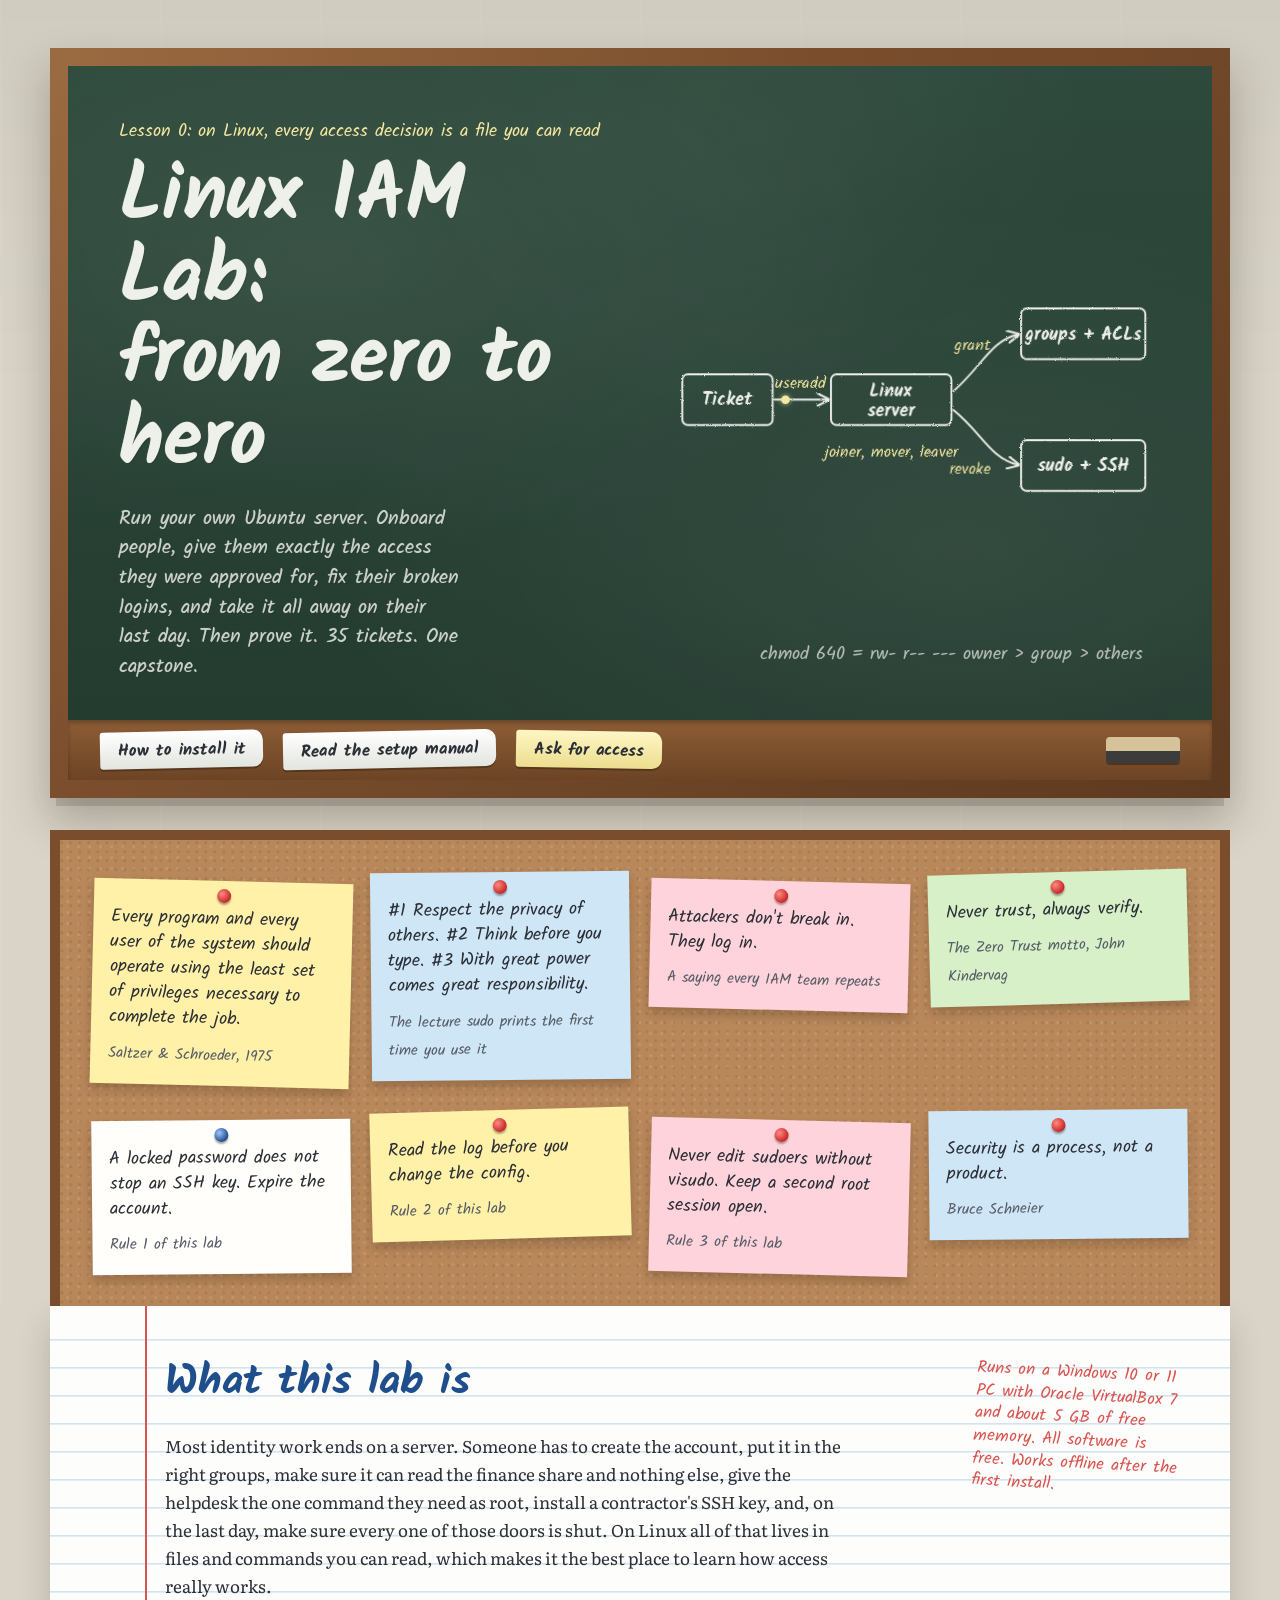
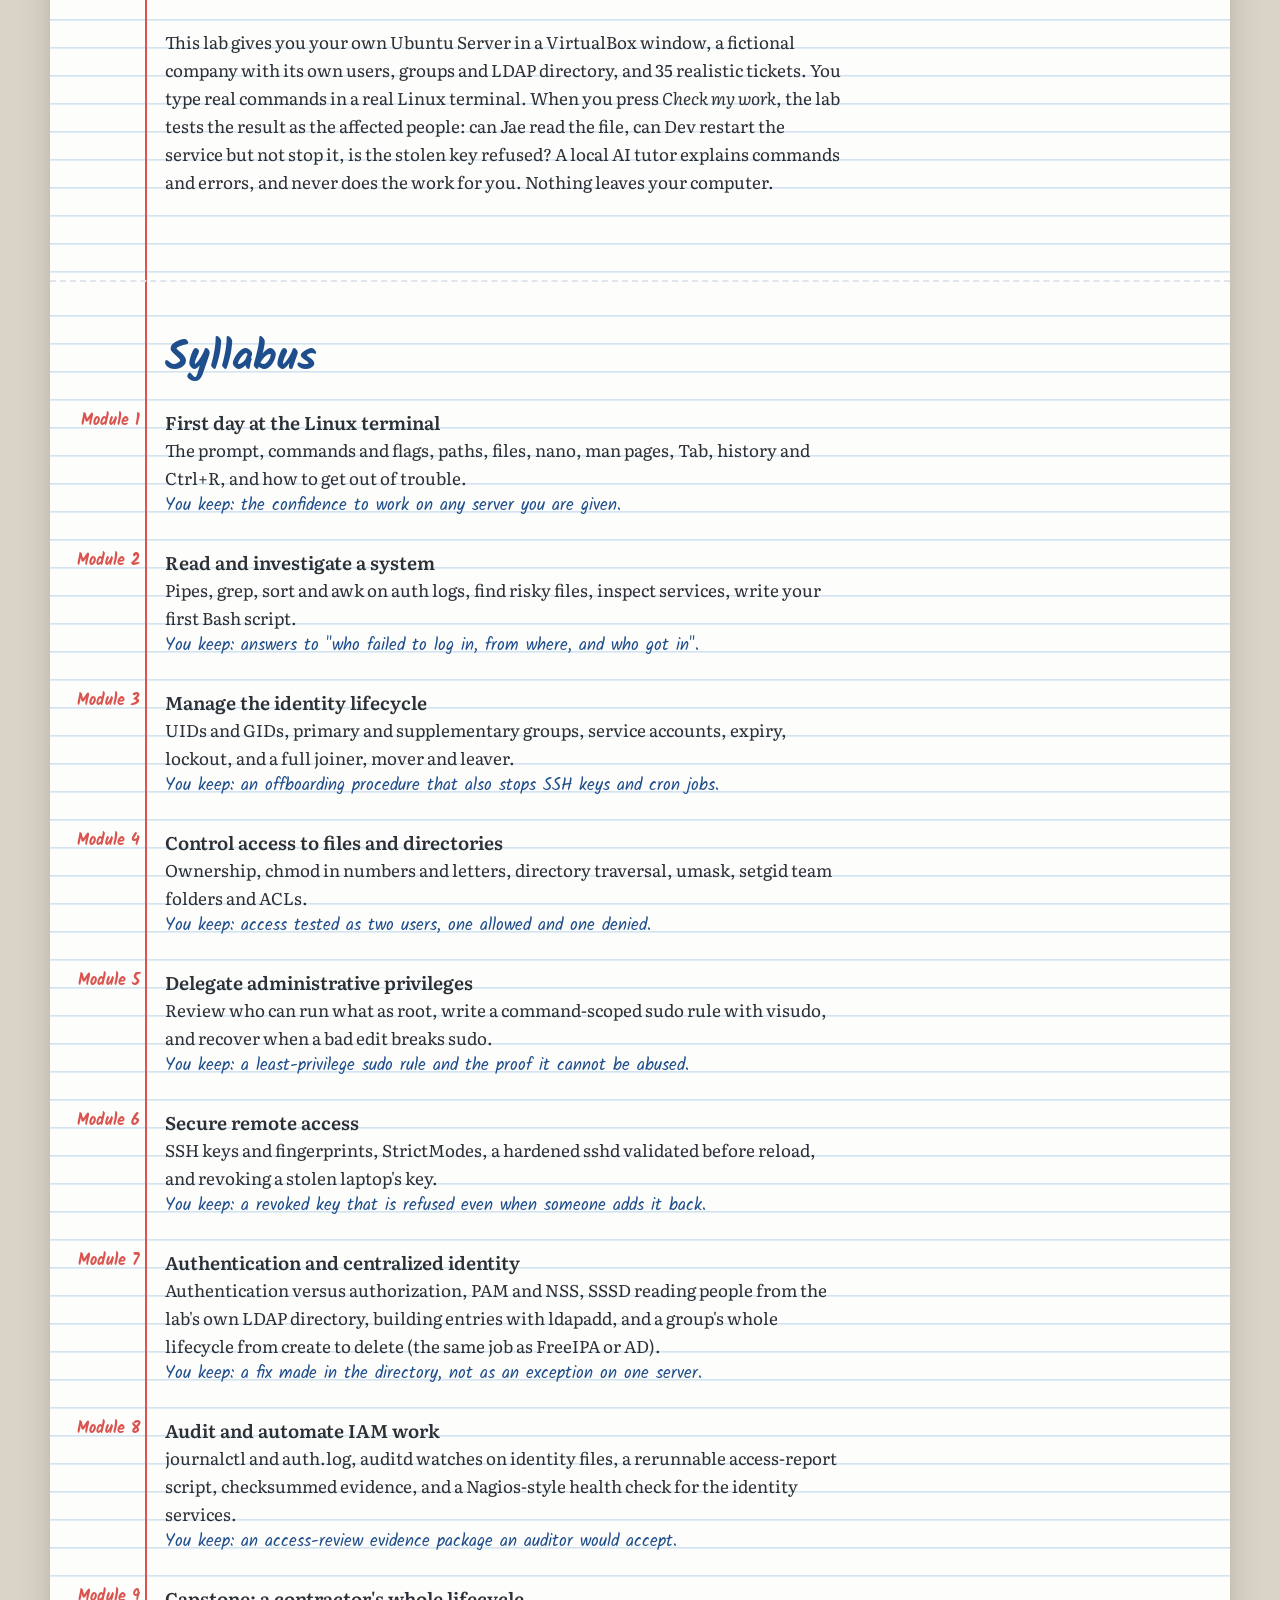
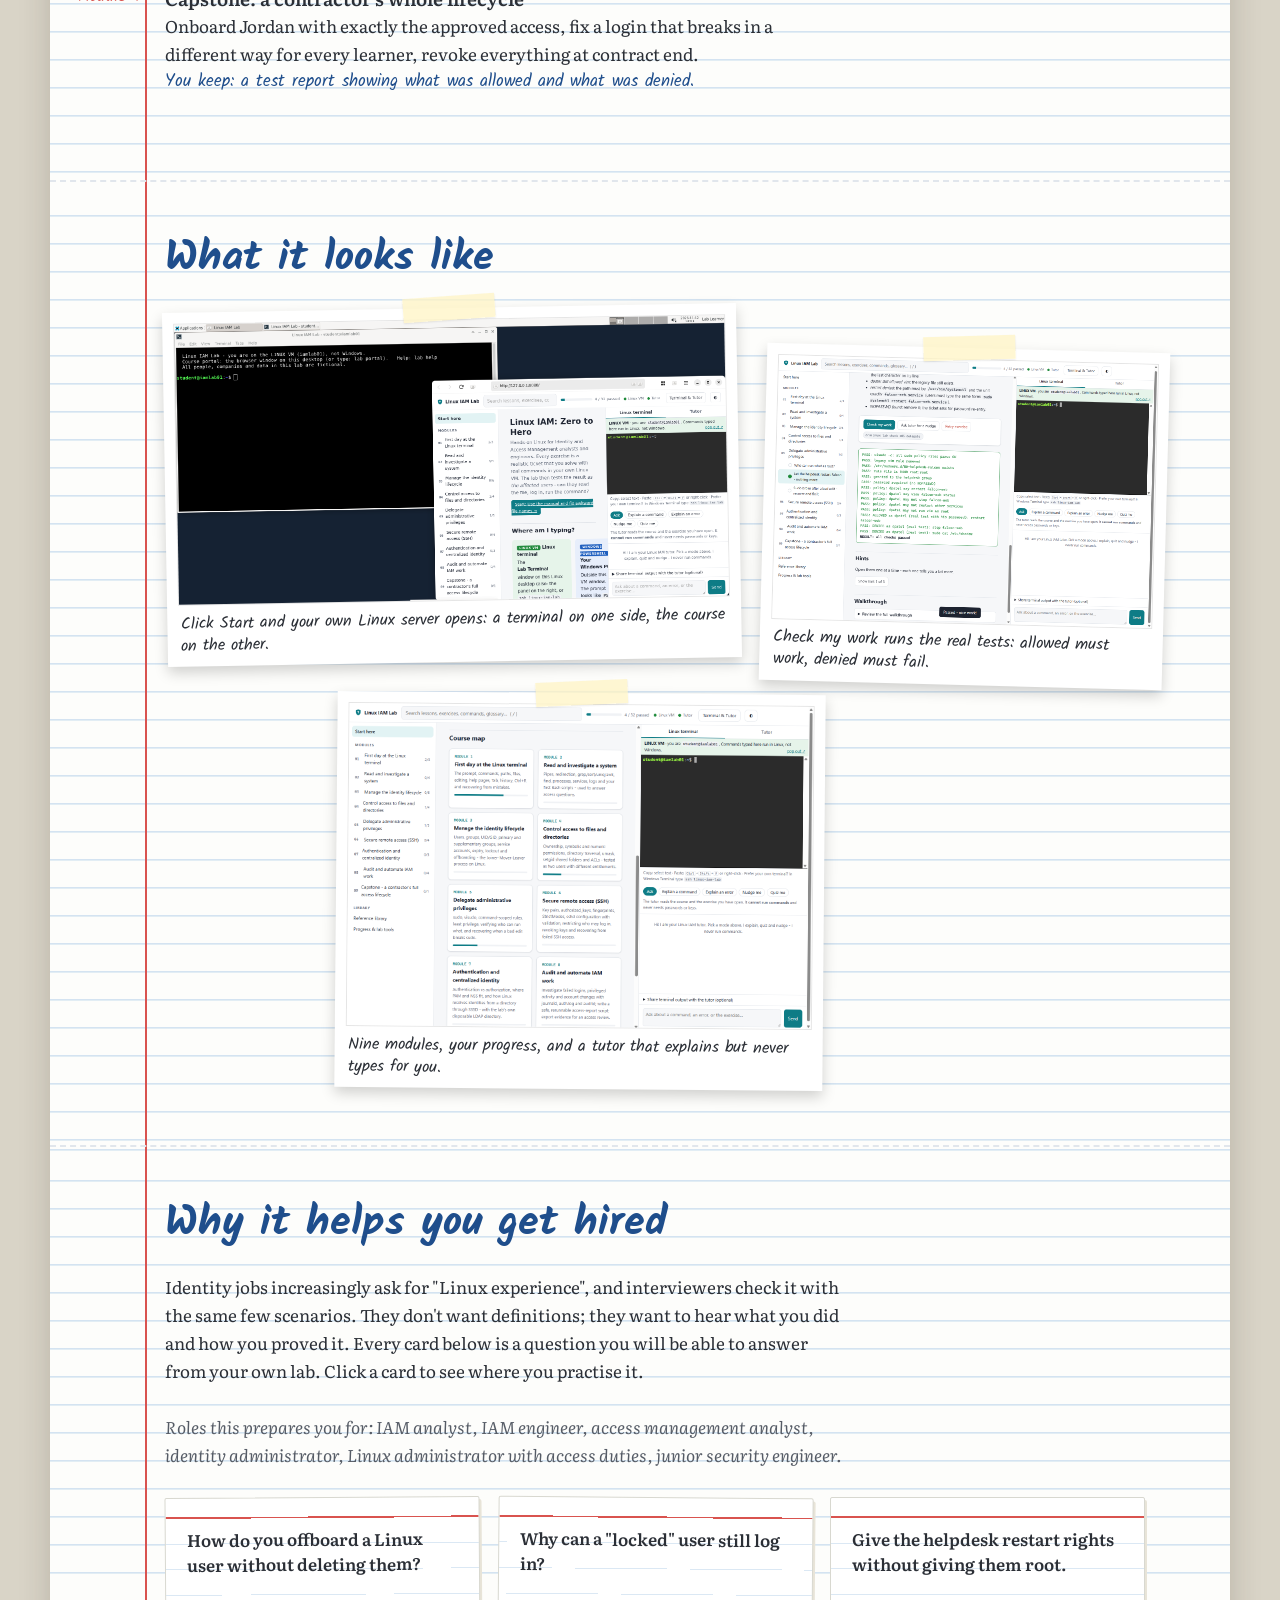
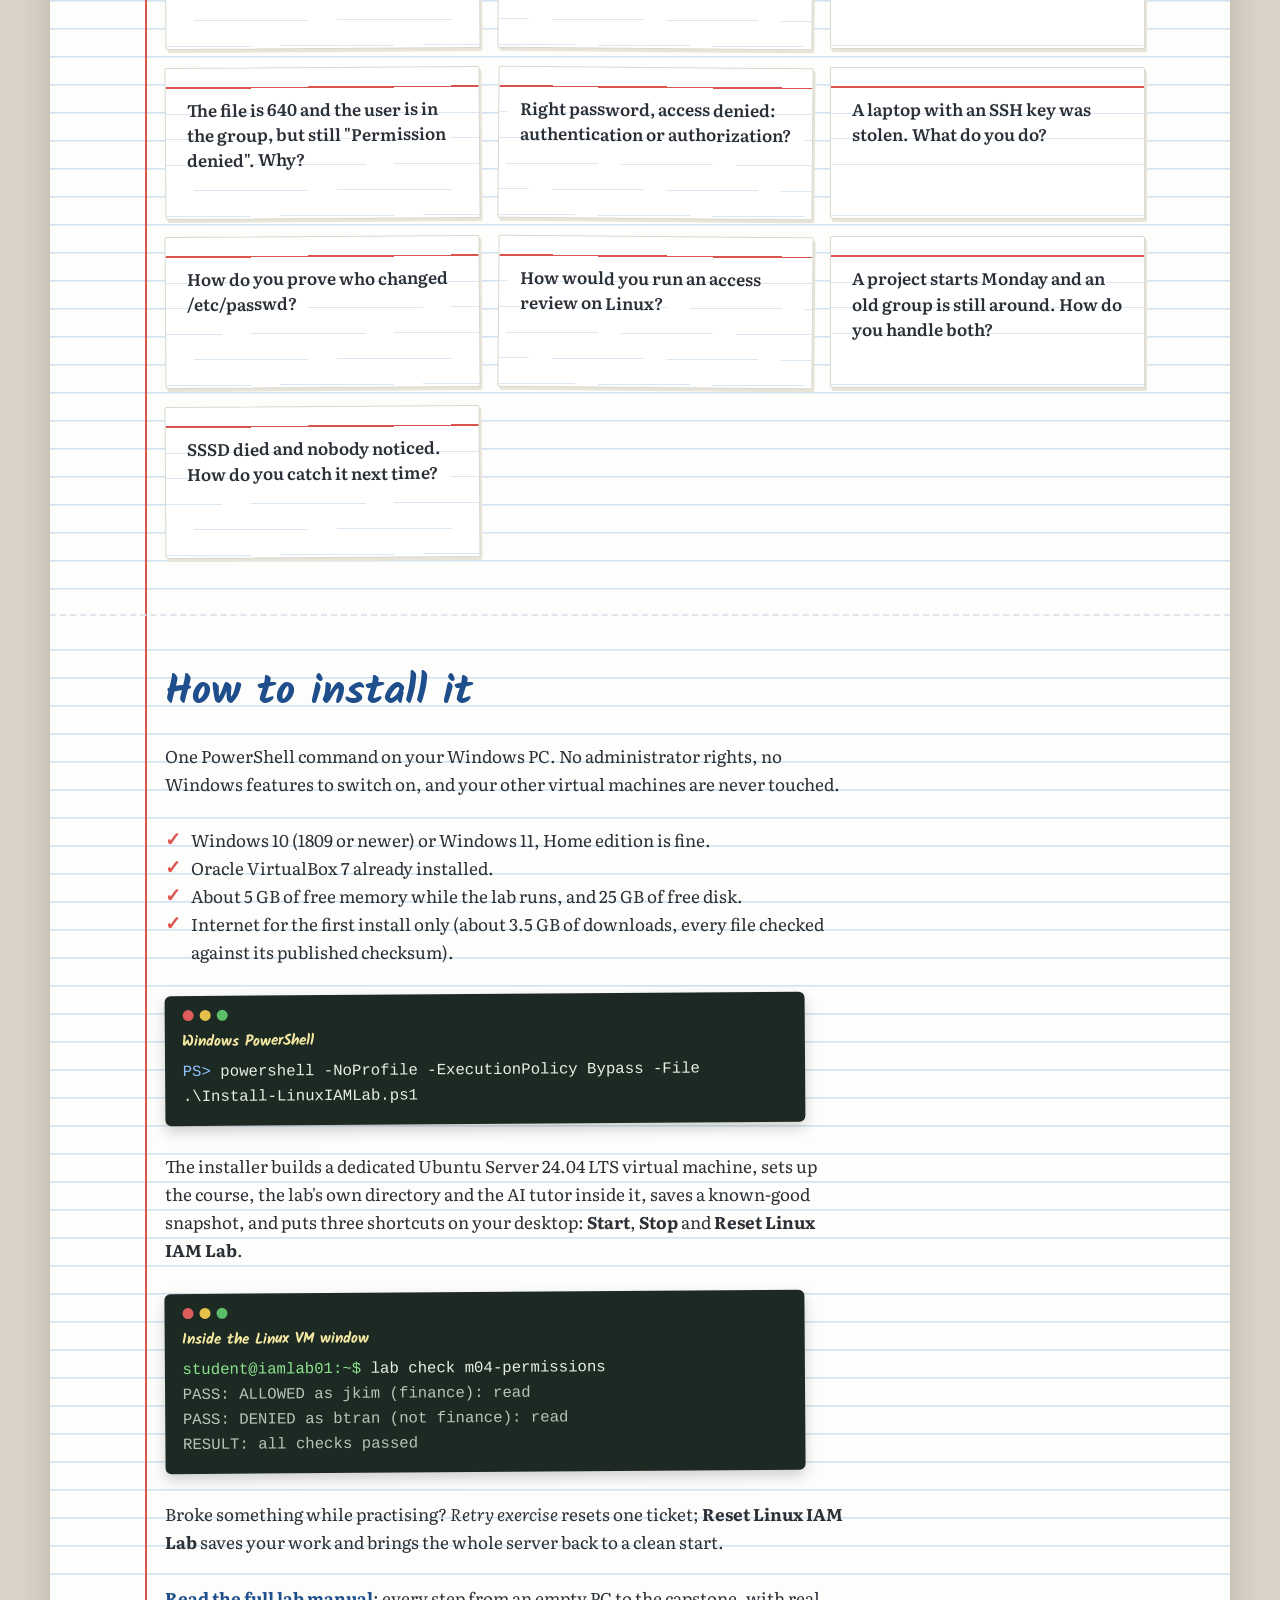
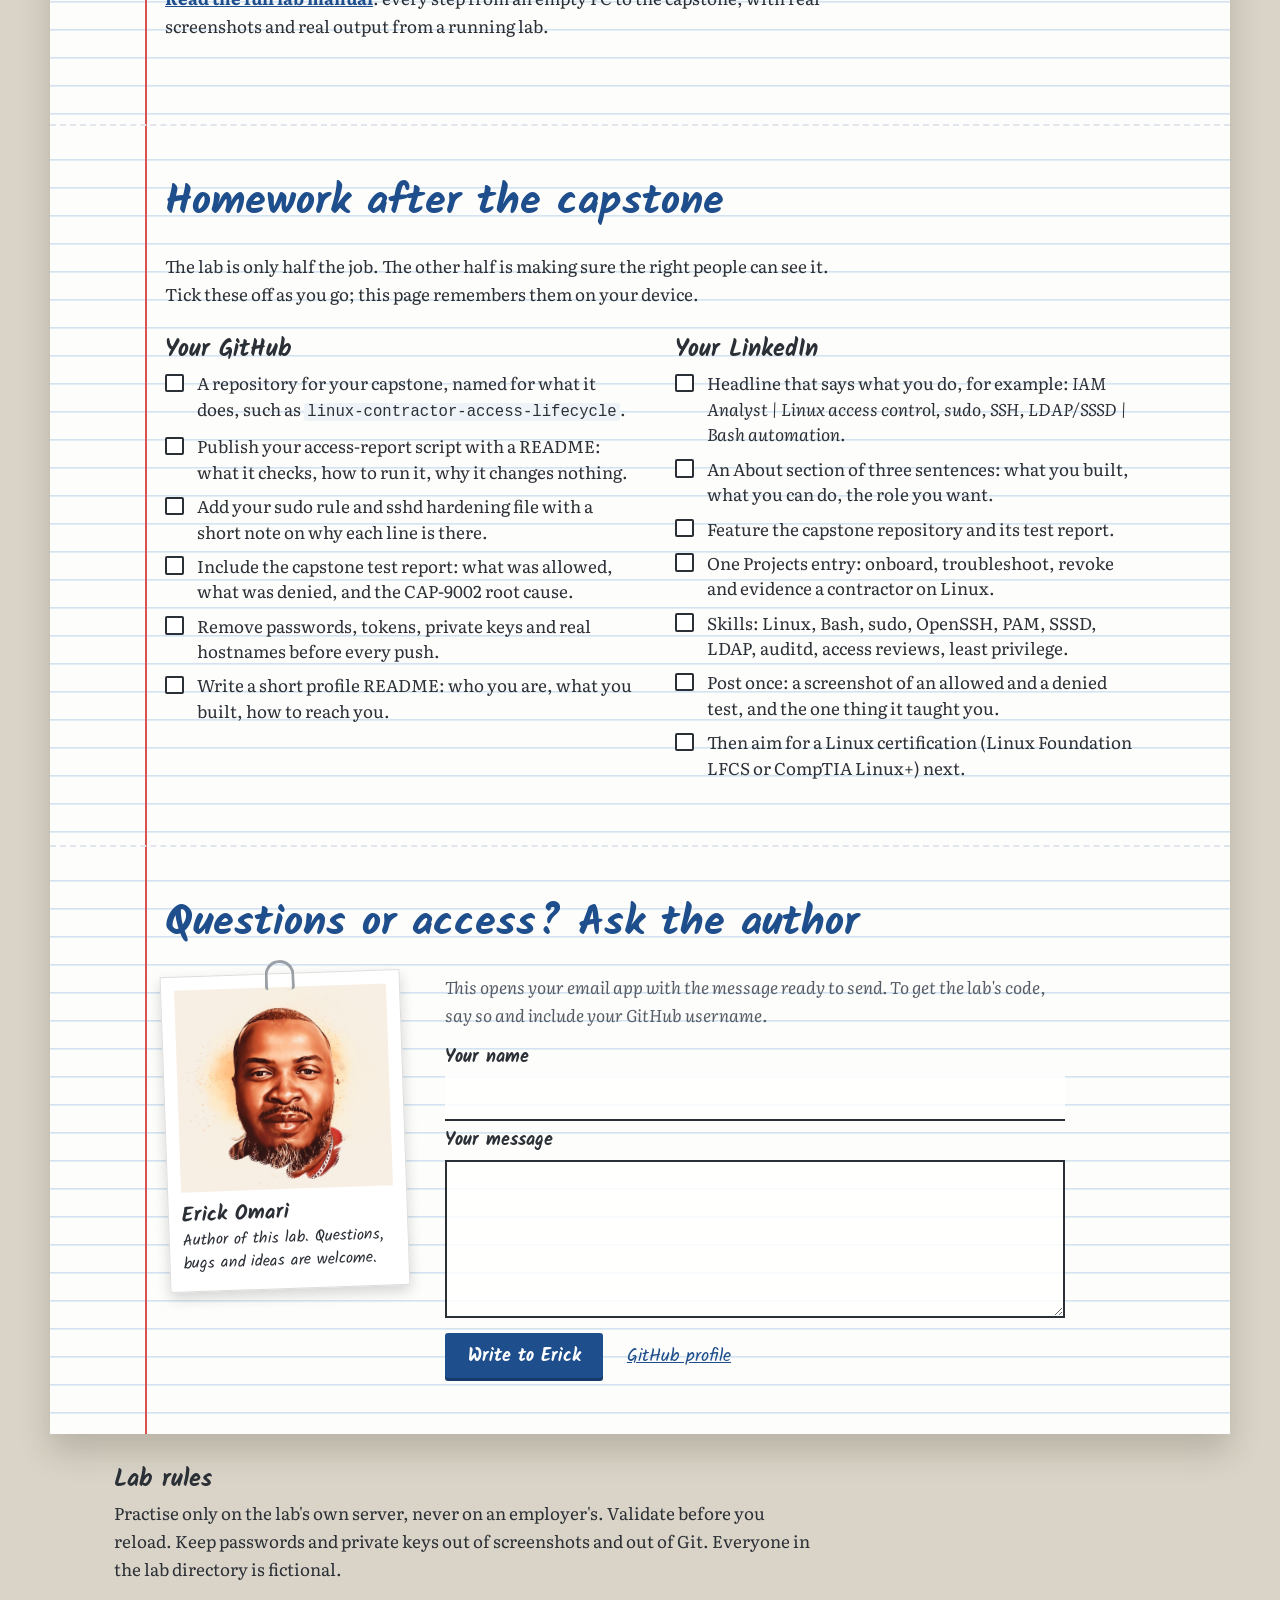
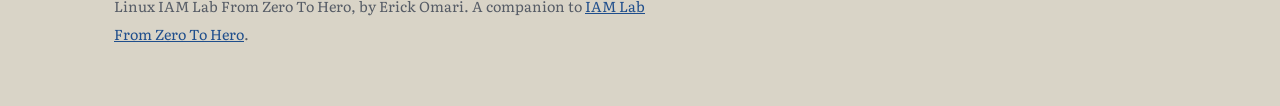
<file: landing/index.html>
<!doctype html>
<html lang="en">
<head>
  <meta charset="utf-8" />
  <meta name="viewport" content="width=device-width, initial-scale=1" />
  <title>Linux IAM Lab From Zero To Hero</title>
  <meta name="description" content="A hands-on Linux lab for Identity and Access Management: your own Ubuntu server, real users, groups, permissions, sudo, SSH keys, PAM, SSSD and LDAP, 35 checked tickets and a contractor capstone." />
  <meta name="author" content="Erick Omari" />
  <meta property="og:title" content="Linux IAM Lab From Zero To Hero" />
  <meta property="og:description" content="Grant, troubleshoot, audit and revoke access on a real Linux server. 9 modules, 35 tickets, one capstone." />
  <meta property="og:image" content="img/01-linux-desktop.png" />
  <link rel="icon" href="img/favicon.svg" type="image/svg+xml" />
  <link rel="preconnect" href="https://fonts.googleapis.com" />
  <link rel="preconnect" href="https://fonts.gstatic.com" crossorigin />
  <link href="https://fonts.googleapis.com/css2?family=Kalam:wght@300;400;700&family=Literata:ital,opsz,wght@0,7..72,400;0,7..72,600;1,7..72,400&display=swap" rel="stylesheet" />
  <link rel="stylesheet" href="styles.css" />
</head>
<body>
  <a class="skip" href="#main">Skip to the lesson</a>

  <!-- The classroom wall: the one loud thing on the page -->
  <header class="wall">
    <div class="board">
      <div class="board__surface">
        <p class="board__date">Lesson 0: on Linux, every access decision is a file you can read</p>
        <h1 id="board-title" class="chalk chalk--title"><span class="write">Linux IAM Lab:</span> <span class="write write--2">from zero to hero</span></h1>
        <p id="board-sub" class="chalk board__sub">
          Run your own Ubuntu server. Onboard people, give them exactly the access
          they were approved for, fix their broken logins, and take it all away on
          their last day. Then prove it. 35 tickets. One capstone.
        </p>

        <svg class="board__diagram" viewBox="0 0 520 250" aria-hidden="true">
          <defs>
            <filter id="chalky" x="-5%" y="-5%" width="110%" height="110%">
              <feTurbulence type="fractalNoise" baseFrequency="0.9" numOctaves="2" seed="3" />
              <feDisplacementMap in="SourceGraphic" scale="2.2" />
            </filter>
            <marker id="tip" viewBox="0 0 10 10" refX="8" refY="5" markerWidth="7" markerHeight="7" orient="auto">
              <path d="M0 0 L10 5 L0 10" fill="none" stroke="#eef0ea" stroke-width="1.6" />
            </marker>
          </defs>
          <g class="draw" filter="url(#chalky)" fill="none" stroke="#eef0ea" stroke-width="2" stroke-linecap="round">
            <rect pathLength="1" x="12" y="98" width="96" height="54" rx="6" />
            <rect pathLength="1" x="170" y="98" width="128" height="54" rx="6" />
            <rect pathLength="1" x="372" y="28" width="132" height="54" rx="6" />
            <rect pathLength="1" x="372" y="168" width="132" height="54" rx="6" />
            <path pathLength="1" d="M110 125 L166 125" marker-end="url(#tip)" />
            <path pathLength="1" d="M300 116 C330 90, 340 62, 368 56" marker-end="url(#tip)" />
            <path pathLength="1" d="M300 136 C330 160, 340 188, 368 194" marker-end="url(#tip)" />
          </g>
          <g class="chalk-svg-text" filter="url(#chalky)">
            <text x="60" y="131" text-anchor="middle">Ticket</text>
            <text x="234" y="122" text-anchor="middle">Linux</text>
            <text x="234" y="143" text-anchor="middle">server</text>
            <text x="438" y="61" text-anchor="middle">groups + ACLs</text>
            <text x="438" y="201" text-anchor="middle">sudo + SSH</text>
            <text x="138" y="112" text-anchor="middle" class="tiny">useradd</text>
            <text x="320" y="72" text-anchor="middle" class="tiny">grant</text>
            <text x="318" y="204" text-anchor="middle" class="tiny">revoke</text>
            <text x="234" y="186" text-anchor="middle" class="tiny">joiner, mover, leaver</text>
          </g>
          <g class="chalk-dots" aria-hidden="true">
            <circle r="4.5" opacity="0"><animateMotion dur="3.2s" begin="2.8s" repeatCount="indefinite" calcMode="linear" keyPoints="0;1;1" keyTimes="0;0.3;1" path="M110 125 L166 125" /><animate attributeName="opacity" dur="3.2s" begin="2.8s" repeatCount="indefinite" values="1;1;0;0" keyTimes="0;0.3;0.31;1" /></circle>
            <circle r="4.5" opacity="0"><animateMotion dur="3.2s" begin="2.8s" repeatCount="indefinite" calcMode="linear" keyPoints="0;0;1;1" keyTimes="0;0.36;0.78;1" path="M300 116 C330 90, 340 62, 368 56" /><animate attributeName="opacity" dur="3.2s" begin="2.8s" repeatCount="indefinite" values="0;0;1;1;0;0" keyTimes="0;0.35;0.36;0.78;0.79;1" /></circle>
            <circle r="4.5" opacity="0"><animateMotion dur="3.2s" begin="2.8s" repeatCount="indefinite" calcMode="linear" keyPoints="0;0;1;1" keyTimes="0;0.36;0.78;1" path="M300 136 C330 160, 340 188, 368 194" /><animate attributeName="opacity" dur="3.2s" begin="2.8s" repeatCount="indefinite" values="0;0;1;1;0;0" keyTimes="0;0.35;0.36;0.78;0.79;1" /></circle>
          </g>
        </svg>
      </div>
      <div class="board__tray">
        <a class="chalkstick" href="#setup-title">How to install it</a>
        <a class="chalkstick" href="manual.html">Read the setup manual</a>
        <a class="chalkstick chalkstick--yellow" href="#contact-title" data-ask-access>Ask for access</a>
        <span class="eraser" aria-hidden="true"></span>
      </div>
    </div>

    <!-- Corkboard of quotes -->
    <section class="cork" aria-labelledby="quotes-title">
      <h2 id="quotes-title" class="visually-hidden">Words to remember</h2>
      <figure class="note note--yellow">
        <blockquote>Every program and every user of the system should operate using the least set of privileges necessary to complete the job.</blockquote>
        <figcaption>Saltzer &amp; Schroeder, 1975</figcaption>
      </figure>
      <figure class="note note--blue">
        <blockquote>#1 Respect the privacy of others. #2 Think before you type. #3 With great power comes great responsibility.</blockquote>
        <figcaption>The lecture sudo prints the first time you use it</figcaption>
      </figure>
      <figure class="note note--pink">
        <blockquote>Attackers don't break in. They log in.</blockquote>
        <figcaption>A saying every IAM team repeats</figcaption>
      </figure>
      <figure class="note note--green">
        <blockquote>Never trust, always verify.</blockquote>
        <figcaption>The Zero Trust motto, John Kindervag</figcaption>
      </figure>
      <figure class="note note--white">
        <blockquote>A locked password does not stop an SSH key. Expire the account.</blockquote>
        <figcaption>Rule 1 of this lab</figcaption>
      </figure>
      <figure class="note note--yellow">
        <blockquote>Read the log before you change the config.</blockquote>
        <figcaption>Rule 2 of this lab</figcaption>
      </figure>
      <figure class="note note--pink">
        <blockquote>Never edit sudoers without visudo. Keep a second root session open.</blockquote>
        <figcaption>Rule 3 of this lab</figcaption>
      </figure>
      <figure class="note note--blue">
        <blockquote>Security is a process, not a product.</blockquote>
        <figcaption>Bruce Schneier</figcaption>
      </figure>
    </section>
  </header>

  <main id="main" class="book">

    <!-- What the course is -->
    <section class="page" aria-labelledby="about-title">
      <h2 id="about-title" class="hand">What this lab is</h2>
      <p>
        Most identity work ends on a server. Someone has to create the account, put it in
        the right groups, make sure it can read the finance share and nothing else, give the
        helpdesk the one command they need as root, install a contractor's SSH key, and, on the
        last day, make sure every one of those doors is shut. On Linux all of that lives in
        files and commands you can read, which makes it the best place to learn how access
        really works.
      </p>
      <p>
        This lab gives you your own Ubuntu Server in a VirtualBox window, a fictional company
        with its own users, groups and LDAP directory, and 35 realistic tickets. You type real
        commands in a real Linux terminal. When you press <em>Check my work</em>, the lab tests
        the result as the affected people: can Jae read the file, can Dev restart the service but
        not stop it, is the stolen key refused? A local AI tutor explains commands and errors,
        and never does the work for you. Nothing leaves your computer.
      </p>
      <aside class="margin-note">Runs on a Windows 10 or 11 PC with Oracle VirtualBox 7 and about 5&nbsp;GB of free memory. All software is free. Works offline after the first install.</aside>
    </section>

    <!-- Syllabus: a real sequence, so it is numbered -->
    <section class="page" aria-labelledby="syllabus-title">
      <h2 id="syllabus-title" class="hand">Syllabus</h2>
      <ol class="syllabus">
        <li value="1">
          <h3>First day at the Linux terminal</h3>
          <p>The prompt, commands and flags, paths, files, nano, man pages, Tab, history and Ctrl+R, and how to get out of trouble.</p>
          <p class="proof">You keep: the confidence to work on any server you are given.</p>
        </li>
        <li value="2">
          <h3>Read and investigate a system</h3>
          <p>Pipes, grep, sort and awk on auth logs, find risky files, inspect services, write your first Bash script.</p>
          <p class="proof">You keep: answers to "who failed to log in, from where, and who got in".</p>
        </li>
        <li value="3">
          <h3>Manage the identity lifecycle</h3>
          <p>UIDs and GIDs, primary and supplementary groups, service accounts, expiry, lockout, and a full joiner, mover and leaver.</p>
          <p class="proof">You keep: an offboarding procedure that also stops SSH keys and cron jobs.</p>
        </li>
        <li value="4">
          <h3>Control access to files and directories</h3>
          <p>Ownership, chmod in numbers and letters, directory traversal, umask, setgid team folders and ACLs.</p>
          <p class="proof">You keep: access tested as two users, one allowed and one denied.</p>
        </li>
        <li value="5">
          <h3>Delegate administrative privileges</h3>
          <p>Review who can run what as root, write a command-scoped sudo rule with visudo, and recover when a bad edit breaks sudo.</p>
          <p class="proof">You keep: a least-privilege sudo rule and the proof it cannot be abused.</p>
        </li>
        <li value="6">
          <h3>Secure remote access</h3>
          <p>SSH keys and fingerprints, StrictModes, a hardened sshd validated before reload, and revoking a stolen laptop's key.</p>
          <p class="proof">You keep: a revoked key that is refused even when someone adds it back.</p>
        </li>
        <li value="7">
          <h3>Authentication and centralized identity</h3>
          <p>Authentication versus authorization, PAM and NSS, SSSD reading people from the lab's own LDAP directory, building entries with ldapadd, and a group's whole lifecycle from create to delete (the same job as FreeIPA or AD).</p>
          <p class="proof">You keep: a fix made in the directory, not as an exception on one server.</p>
        </li>
        <li value="8">
          <h3>Audit and automate IAM work</h3>
          <p>journalctl and auth.log, auditd watches on identity files, a rerunnable access-report script, checksummed evidence, and a Nagios-style health check for the identity services.</p>
          <p class="proof">You keep: an access-review evidence package an auditor would accept.</p>
        </li>
        <li value="9">
          <h3>Capstone: a contractor's whole lifecycle</h3>
          <p>Onboard Jordan with exactly the approved access, fix a login that breaks in a different way for every learner, revoke everything at contract end.</p>
          <p class="proof">You keep: a test report showing what was allowed and what was denied.</p>
        </li>
      </ol>
    </section>

    <!-- Real screenshots, taped in -->
    <section class="page page--photos" aria-labelledby="photos-title">
      <h2 id="photos-title" class="hand">What it looks like</h2>
      <div class="photos">
        <figure class="photo photo--a">
          <img src="img/01-linux-desktop.png" alt="The Linux IAM Lab VM window: an Ubuntu desktop logged in as student with a Linux terminal and the course portal open side by side" loading="lazy" width="1920" height="979" />
          <figcaption>Click Start and your own Linux server opens: a terminal on one side, the course on the other.</figcaption>
        </figure>
        <figure class="photo photo--b">
          <img src="img/03-check-my-work.png" alt="An exercise page with Check my work results: green PASS lines for allowed and denied sudo tests" loading="lazy" width="1440" height="1000" />
          <figcaption>Check my work runs the real tests: allowed must work, denied must fail.</figcaption>
        </figure>
        <figure class="photo photo--c">
          <img src="img/02-course-map.png" alt="The course map: nine modules with progress bars, next to the Linux terminal and the tutor" loading="lazy" width="1440" height="1000" />
          <figcaption>Nine modules, your progress, and a tutor that explains but never types for you.</figcaption>
        </figure>
      </div>
    </section>

    <!-- Hiring: flashcards -->
    <section class="page" aria-labelledby="hire-title">
      <h2 id="hire-title" class="hand">Why it helps you get hired</h2>
      <p>
        Identity jobs increasingly ask for "Linux experience", and interviewers check it with
        the same few scenarios. They don't want definitions; they want to hear what you did and
        how you proved it. Every card below is a question you will be able to answer from your
        own lab. Click a card to see where you practise it.
      </p>
      <p class="roles">
        Roles this prepares you for: IAM analyst, IAM engineer, access management analyst,
        identity administrator, Linux administrator with access duties, junior security engineer.
      </p>
      <ul class="cards">
        <li><button class="card" aria-expanded="false">
          <span class="card__q">How do you offboard a Linux user without deleting them?</span>
          <span class="card__a">Module 3. Lock, expire, nologin shell, remove groups, cron and sessions, archive the home, and test the key is refused.</span>
        </button></li>
        <li><button class="card" aria-expanded="false">
          <span class="card__q">Why can a "locked" user still log in?</span>
          <span class="card__a">Modules 3 and 6. A password lock does not stop SSH keys. You will see it happen, then fix it.</span>
        </button></li>
        <li><button class="card" aria-expanded="false">
          <span class="card__q">Give the helpdesk restart rights without giving them root.</span>
          <span class="card__a">Module 5. A command-scoped sudo rule, checked with visudo, tested as the user: restart allowed, stop denied.</span>
        </button></li>
        <li><button class="card" aria-expanded="false">
          <span class="card__q">The file is 640 and the user is in the group, but still "Permission denied". Why?</span>
          <span class="card__a">Module 4. namei -l the path: a parent folder is missing x, or the user has not logged in again since the change.</span>
        </button></li>
        <li><button class="card" aria-expanded="false">
          <span class="card__q">Right password, access denied: authentication or authorization?</span>
          <span class="card__a">Module 7. The PAM account phase said no. Fix it in the directory group, not on one server.</span>
        </button></li>
        <li><button class="card" aria-expanded="false">
          <span class="card__q">A laptop with an SSH key was stolen. What do you do?</span>
          <span class="card__a">Module 6. Remove the key by fingerprint, add it to RevokedKeys, and check the logs for its use.</span>
        </button></li>
        <li><button class="card" aria-expanded="false">
          <span class="card__q">How do you prove who changed /etc/passwd?</span>
          <span class="card__a">Module 8. auditd watches with a key; ausearch shows the auid, the person behind sudo.</span>
        </button></li>
        <li><button class="card" aria-expanded="false">
          <span class="card__q">How would you run an access review on Linux?</span>
          <span class="card__a">Module 8. A read-only, rerunnable report script, plus checksummed evidence of users, groups, sudo rules and keys.</span>
        </button></li>
        <li><button class="card" aria-expanded="false">
          <span class="card__q">A project starts Monday and an old group is still around. How do you handle both?</span>
          <span class="card__a">Module 7. Create the group in the directory with an owner and exact members, check Linux sees it, and delete the expired one.</span>
        </button></li>
        <li><button class="card" aria-expanded="false">
          <span class="card__q">SSSD died and nobody noticed. How do you catch it next time?</span>
          <span class="card__a">Module 8. A monitoring check with exit codes 0 to 3, failed-login thresholds and JSON from jq.</span>
        </button></li>
      </ul>
    </section>

    <!-- Setup -->
    <section class="page" aria-labelledby="setup-title">
      <h2 id="setup-title" class="hand">How to install it</h2>
      <p>One PowerShell command on your Windows PC. No administrator rights, no Windows features to switch on, and your other virtual machines are never touched.</p>
      <ul class="facts">
        <li>Windows 10 (1809 or newer) or Windows 11, Home edition is fine.</li>
        <li>Oracle VirtualBox 7 already installed.</li>
        <li>About 5&nbsp;GB of free memory while the lab runs, and 25&nbsp;GB of free disk.</li>
        <li>Internet for the first install only (about 3.5&nbsp;GB of downloads, every file checked against its published checksum).</li>
      </ul>
      <div class="term" role="img" aria-label="PowerShell command to install the lab">
        <div class="term__bar"><span></span><span></span><span></span></div>
        <span class="term__where">Windows PowerShell</span><br />
        <span class="ps">PS&gt;</span> <code>powershell -NoProfile -ExecutionPolicy Bypass -File .\Install-LinuxIAMLab.ps1</code>
      </div>
      <p>
        The installer builds a dedicated Ubuntu Server 24.04 LTS virtual machine, sets up the
        course, the lab's own directory and the AI tutor inside it, saves a known-good snapshot,
        and puts three shortcuts on your desktop: <strong>Start</strong>, <strong>Stop</strong>
        and <strong>Reset Linux IAM Lab</strong>.
      </p>
      <div class="term" role="img" aria-label="What you see in the Linux terminal">
        <div class="term__bar"><span></span><span></span><span></span></div>
        <span class="term__where">Inside the Linux VM window</span><br />
        <span class="lx">student@iamlab01:~$</span> <code>lab check m04-permissions</code><br />
        <span class="out">PASS: ALLOWED as jkim (finance): read<br />PASS: DENIED as btran (not finance): read<br />RESULT: all checks passed</span>
      </div>
      <p>Broke something while practising? <em>Retry exercise</em> resets one ticket; <strong>Reset Linux IAM Lab</strong> saves your work and brings the whole server back to a clean start.</p>
      <p><a href="manual.html"><strong>Read the full lab manual</strong></a>: every step from an empty PC to the capstone, with real screenshots and real output from a running lab.</p>
    </section>

    <!-- Homework: checklists -->
    <section class="page" aria-labelledby="hw-title">
      <h2 id="hw-title" class="hand">Homework after the capstone</h2>
      <p>The lab is only half the job. The other half is making sure the right people can see it. Tick these off as you go; this page remembers them on your device.</p>

      <div class="homework">
        <fieldset class="checklist" data-list="github">
          <legend class="hand">Your GitHub</legend>
          <label><input type="checkbox" /><span>A repository for your capstone, named for what it does, such as <code>linux-contractor-access-lifecycle</code>.</span></label>
          <label><input type="checkbox" /><span>Publish your access-report script with a README: what it checks, how to run it, why it changes nothing.</span></label>
          <label><input type="checkbox" /><span>Add your sudo rule and sshd hardening file with a short note on why each line is there.</span></label>
          <label><input type="checkbox" /><span>Include the capstone test report: what was allowed, what was denied, and the CAP-9002 root cause.</span></label>
          <label><input type="checkbox" /><span>Remove passwords, tokens, private keys and real hostnames before every push.</span></label>
          <label><input type="checkbox" /><span>Write a short profile README: who you are, what you built, how to reach you.</span></label>
        </fieldset>

        <fieldset class="checklist" data-list="linkedin">
          <legend class="hand">Your LinkedIn</legend>
          <label><input type="checkbox" /><span>Headline that says what you do, for example: <em>IAM Analyst | Linux access control, sudo, SSH, LDAP/SSSD | Bash automation</em>.</span></label>
          <label><input type="checkbox" /><span>An About section of three sentences: what you built, what you can do, the role you want.</span></label>
          <label><input type="checkbox" /><span>Feature the capstone repository and its test report.</span></label>
          <label><input type="checkbox" /><span>One Projects entry: onboard, troubleshoot, revoke and evidence a contractor on Linux.</span></label>
          <label><input type="checkbox" /><span>Skills: Linux, Bash, sudo, OpenSSH, PAM, SSSD, LDAP, auditd, access reviews, least privilege.</span></label>
          <label><input type="checkbox" /><span>Post once: a screenshot of an allowed and a denied test, and the one thing it taught you.</span></label>
          <label><input type="checkbox" /><span>Then aim for a Linux certification (Linux Foundation LFCS or CompTIA Linux+) next.</span></label>
        </fieldset>
      </div>
      <p class="done-stamp" hidden>Homework complete. Go apply.</p>
    </section>

    <!-- Contact -->
    <section class="page page--contact" aria-labelledby="contact-title">
      <h2 id="contact-title" class="hand">Questions or access? Ask the author</h2>
      <div class="contact">
        <figure class="idcard">
          <img src="img/author.jpg" alt="Portrait of Erick Omari" width="300" height="285" loading="lazy" />
          <figcaption>
            <strong>Erick Omari</strong>
            Author of this lab. Questions, bugs and ideas are welcome.
          </figcaption>
        </figure>

        <form class="letter" id="contact-form" novalidate>
          <p class="letter__hint">This opens your email app with the message ready to send. To get the lab's code, say so and include your GitHub username.</p>
          <label for="c-name">Your name</label>
          <input id="c-name" name="name" autocomplete="name" required />
          <label for="c-msg">Your message</label>
          <textarea id="c-msg" name="message" rows="5" required></textarea>
          <p class="letter__error" role="alert" hidden>Write your name and a message first.</p>
          <div class="letter__actions">
            <button type="submit" class="pen">Write to Erick</button>
            <a class="link" href="https://github.com/pitchiluxe">GitHub profile</a>
            <a class="link" id="linkedin-link" href="#" hidden>LinkedIn</a>
          </div>
        </form>
      </div>
    </section>
  </main>

  <footer class="rules">
    <h2 class="hand">Lab rules</h2>
    <p>Practise only on the lab's own server, never on an employer's. Validate before you reload. Keep passwords and private keys out of screenshots and out of Git. Everyone in the lab directory is fictional.</p>
    <p class="small">Linux IAM Lab From Zero To Hero, by Erick Omari. A companion to <a href="https://iam-lab-from-zero-to-hero.vercel.app/">IAM Lab From Zero To Hero</a>.</p>
  </footer>

  <script src="app.js"></script>
</body>
</html>
</file>
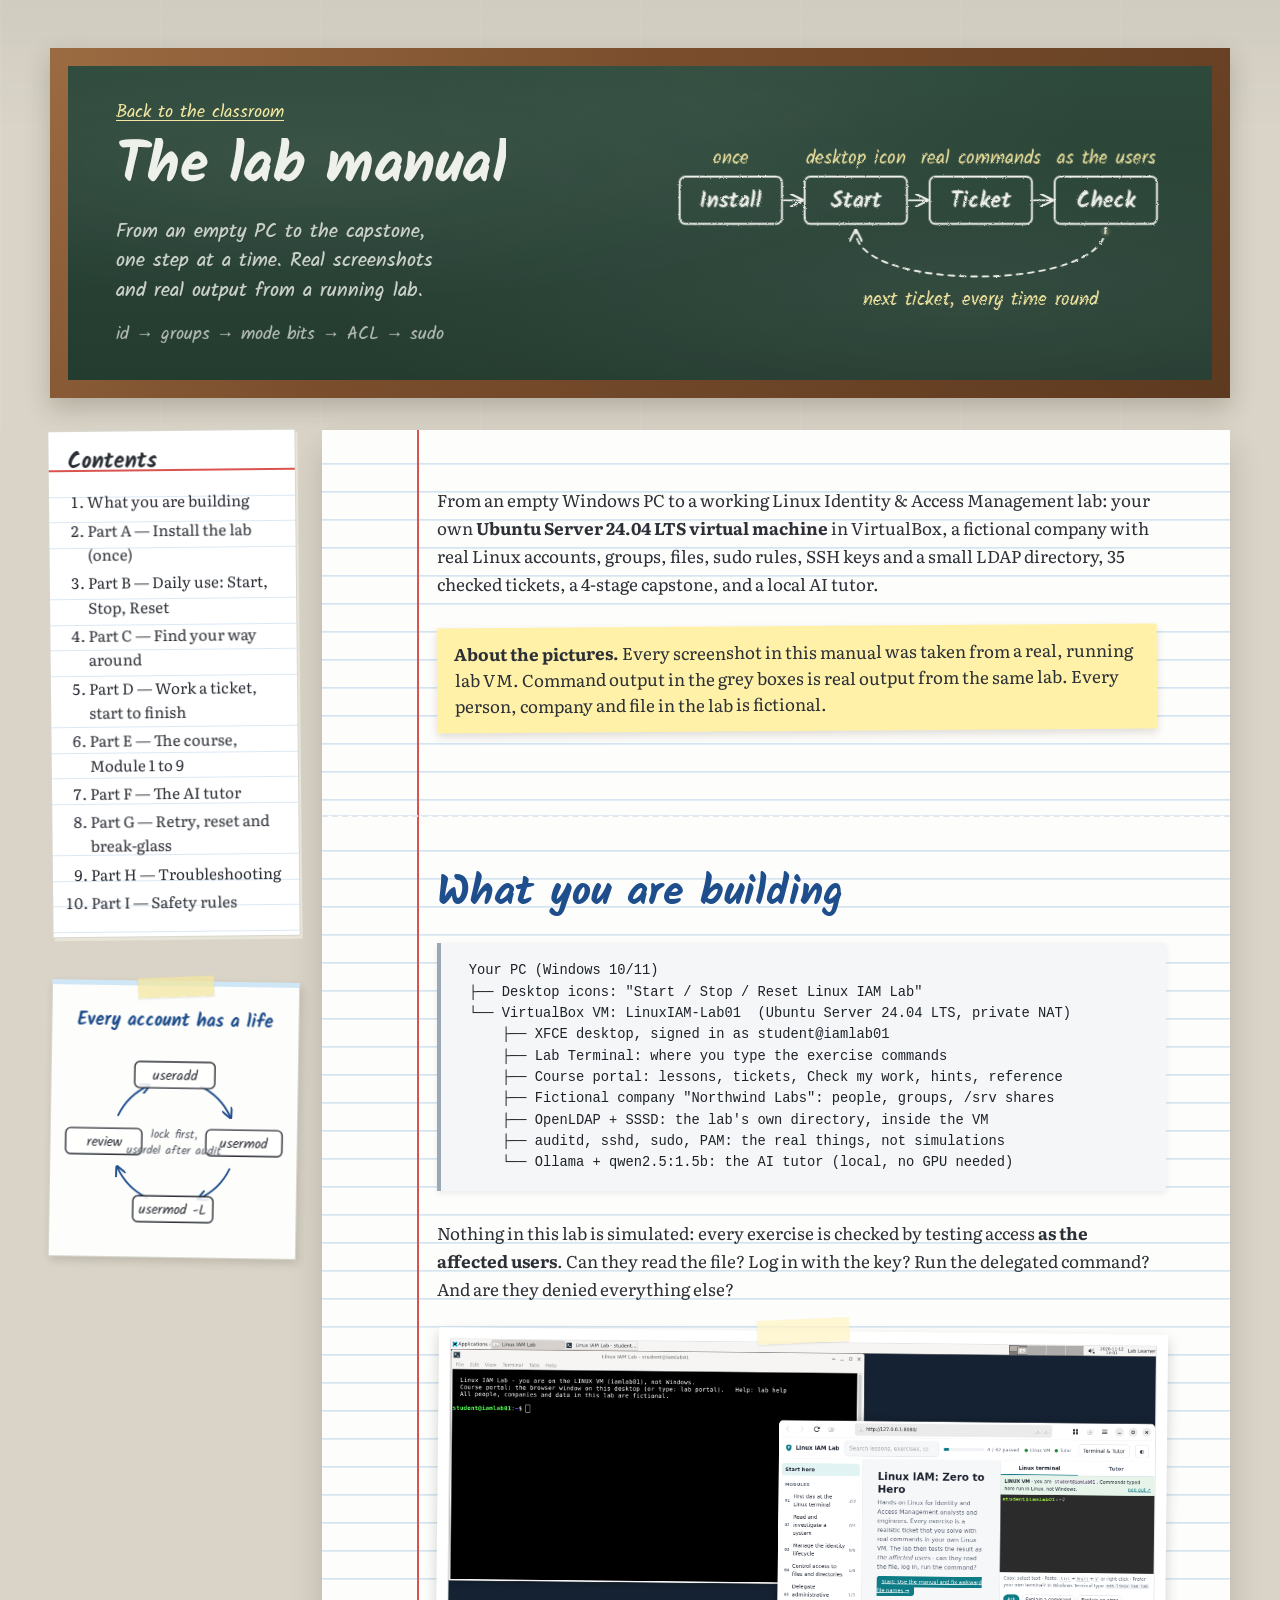
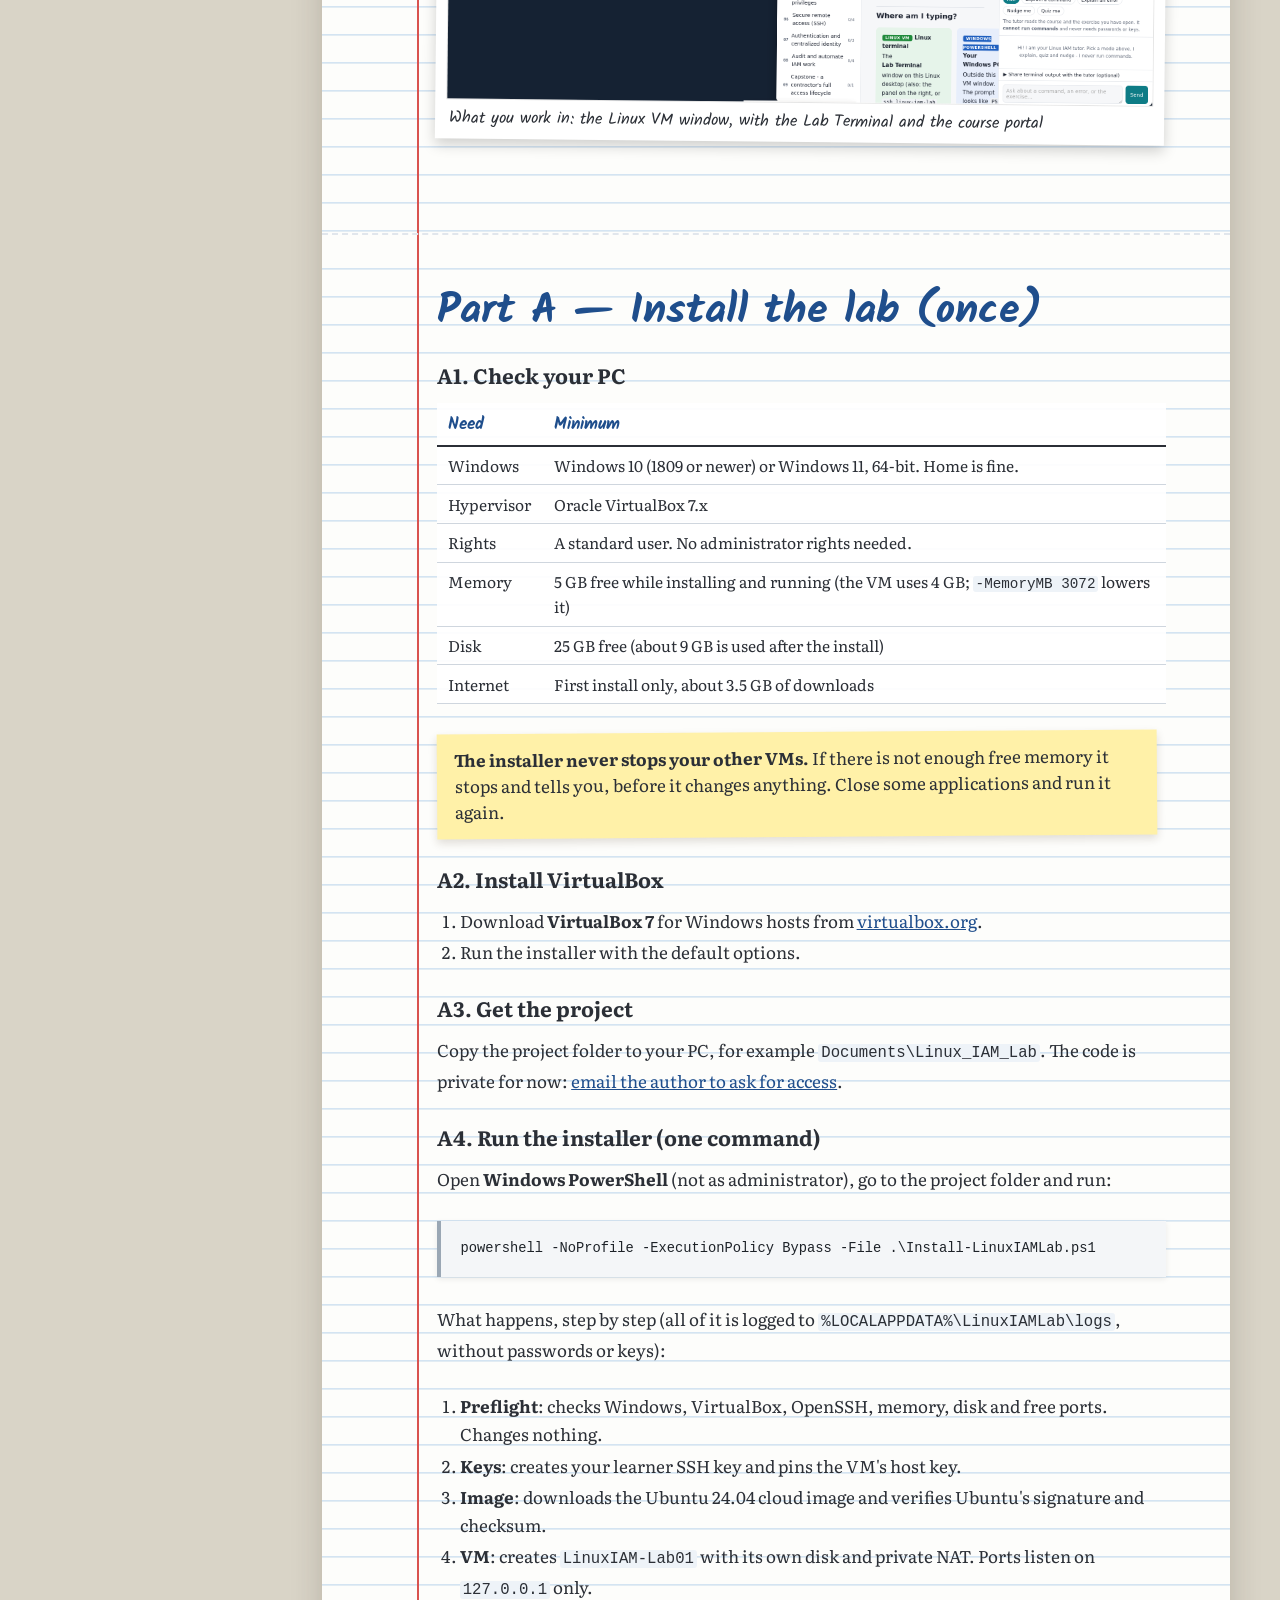
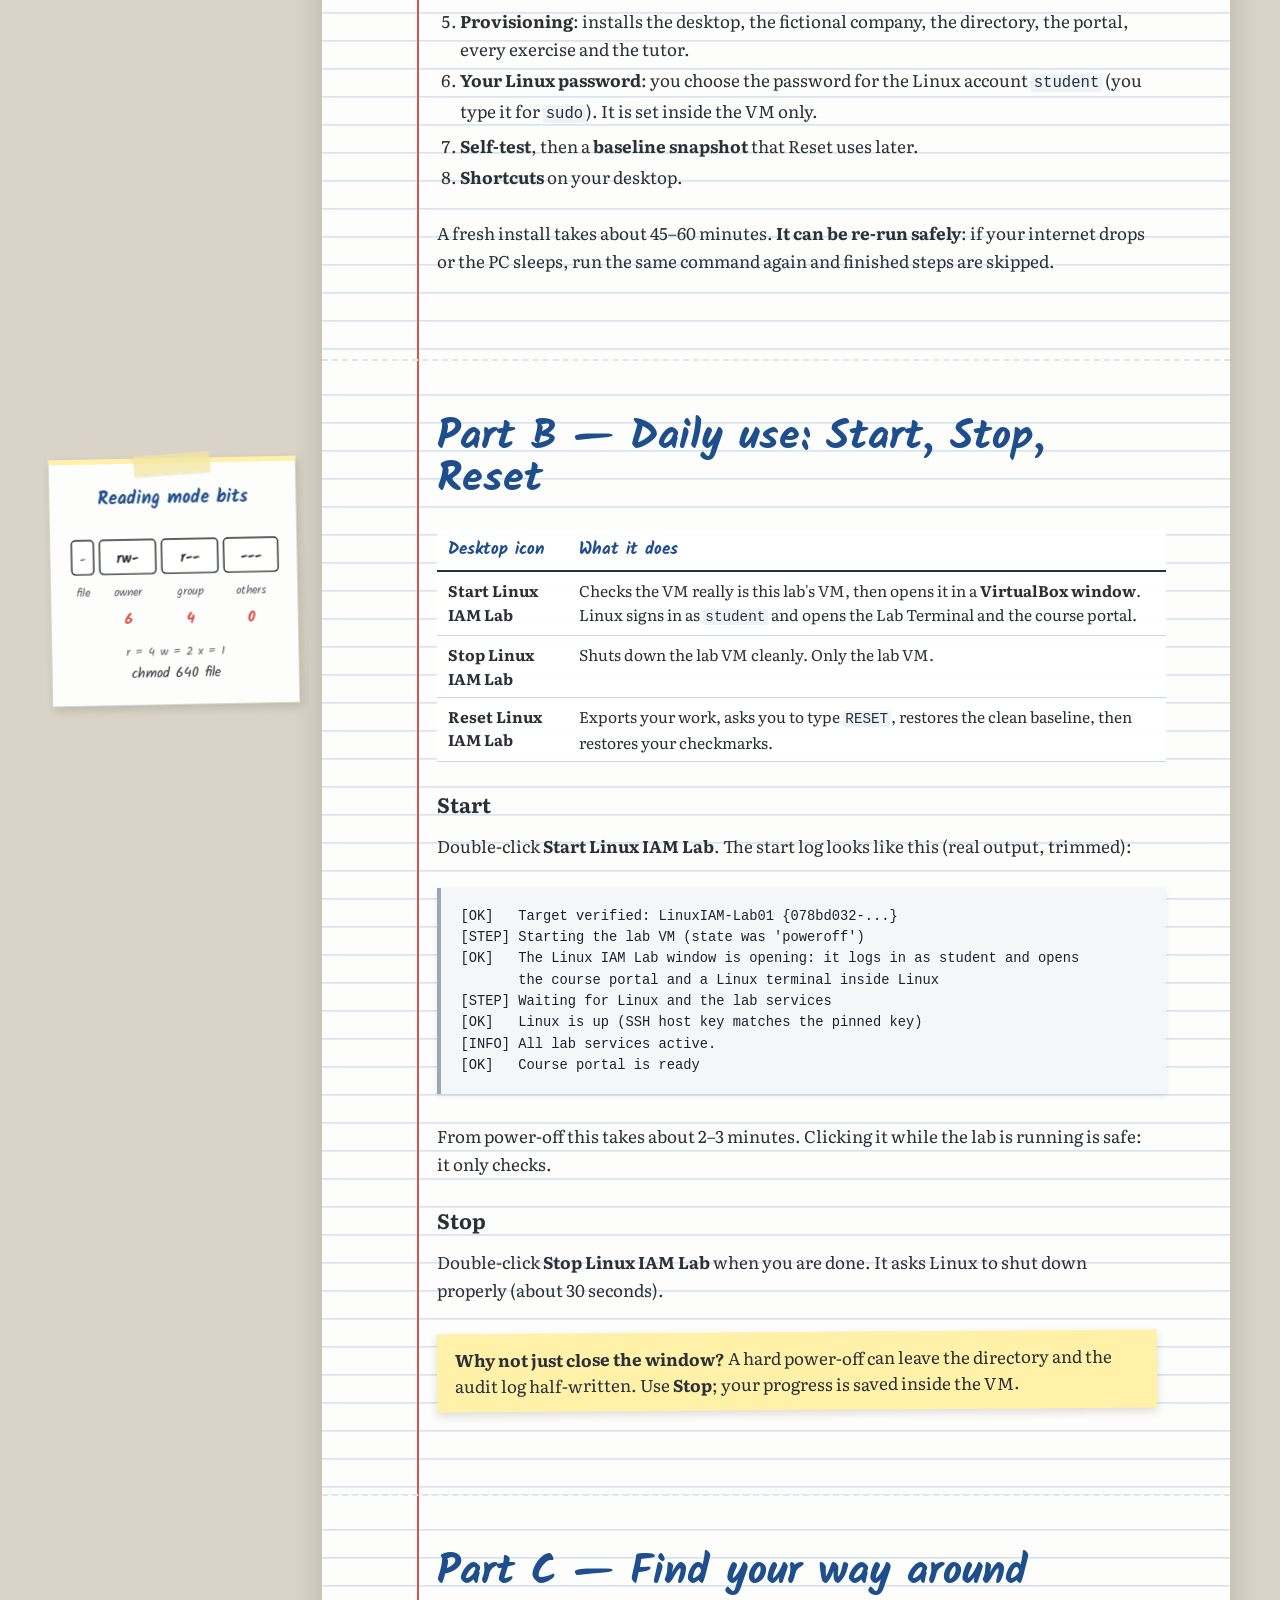
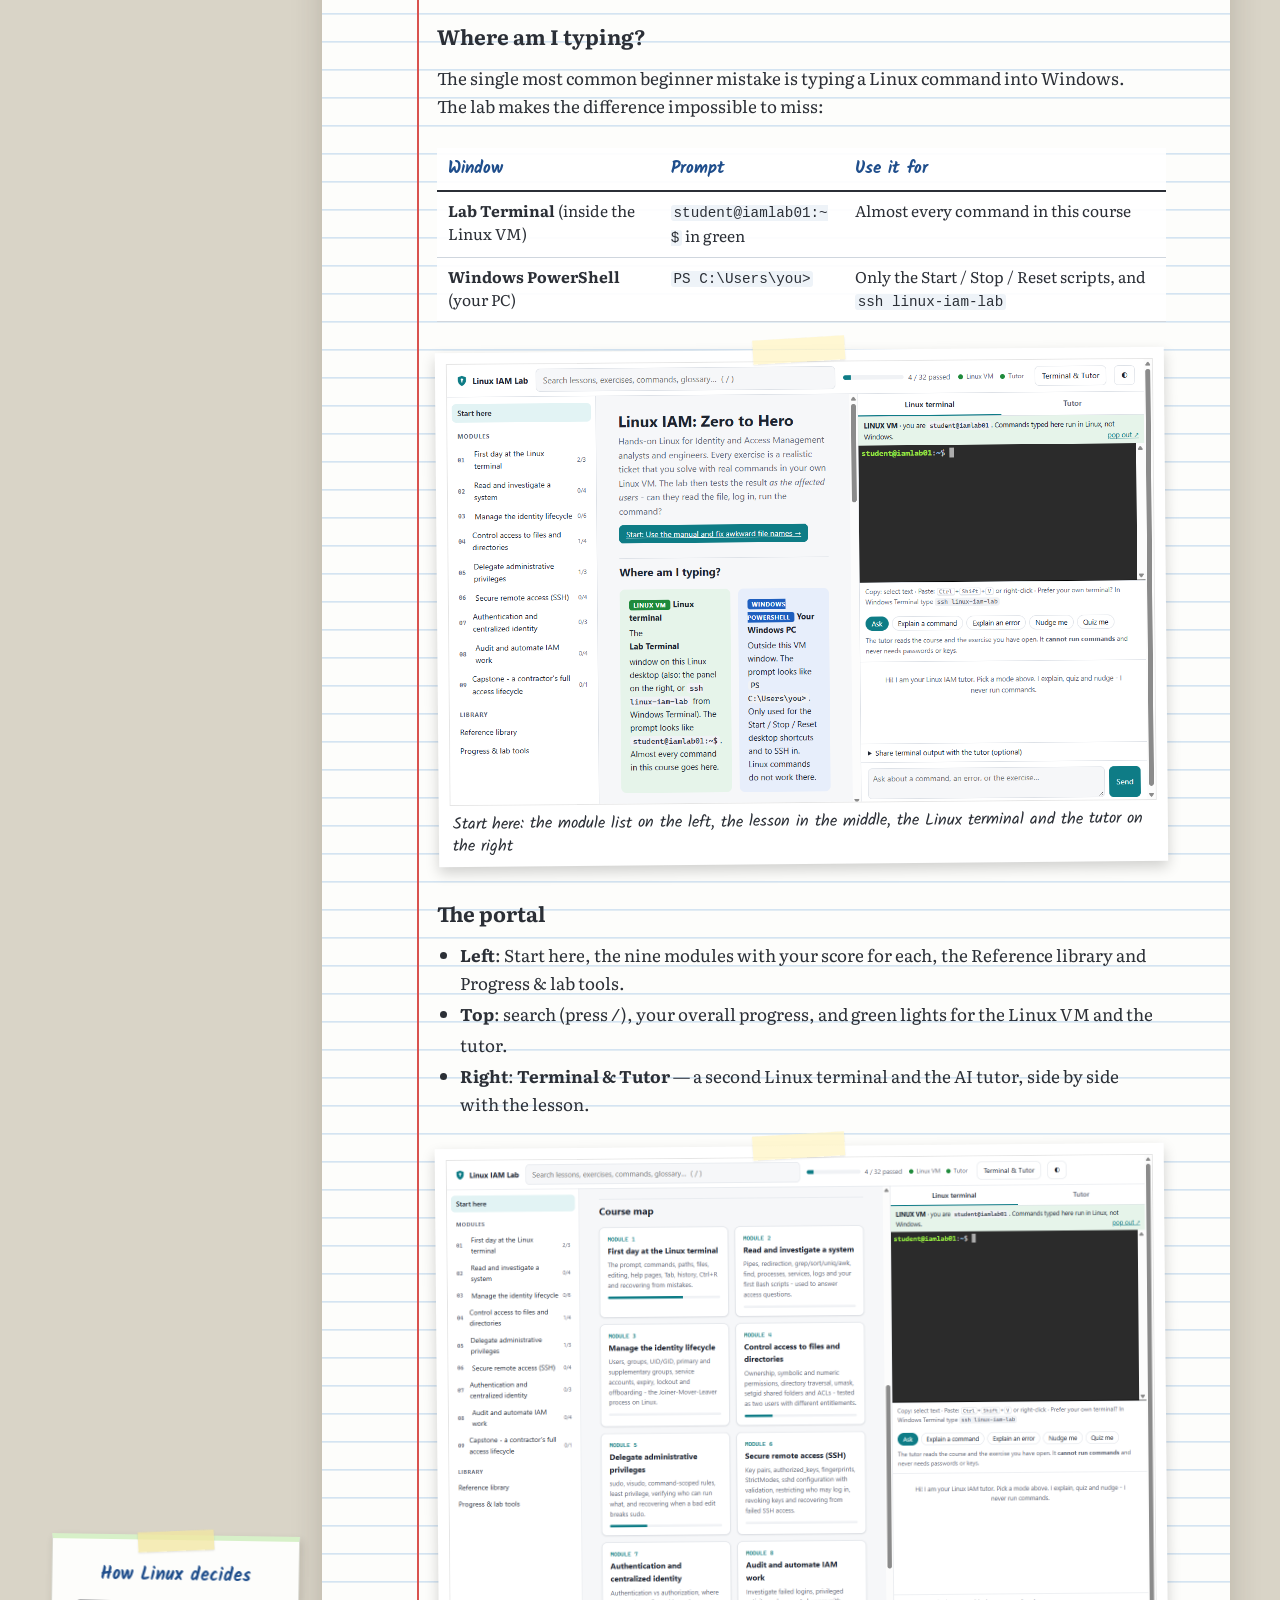
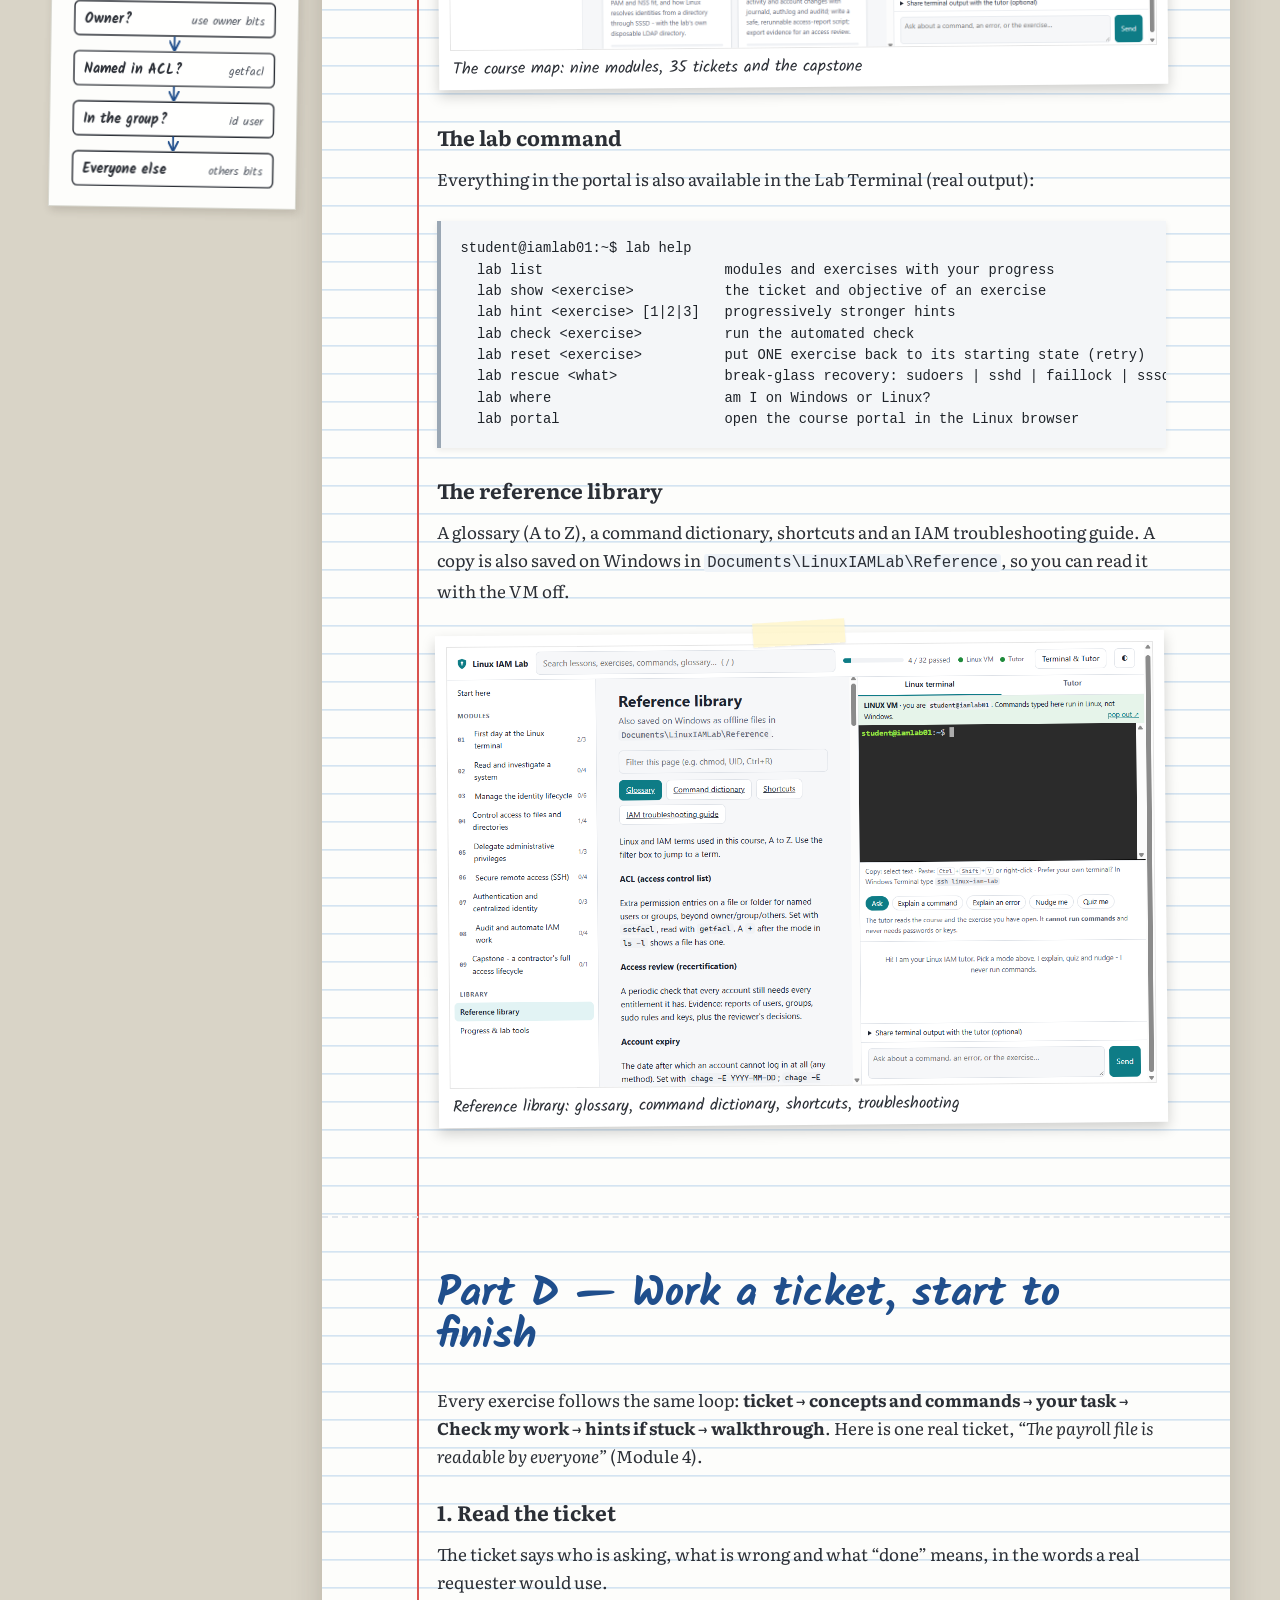
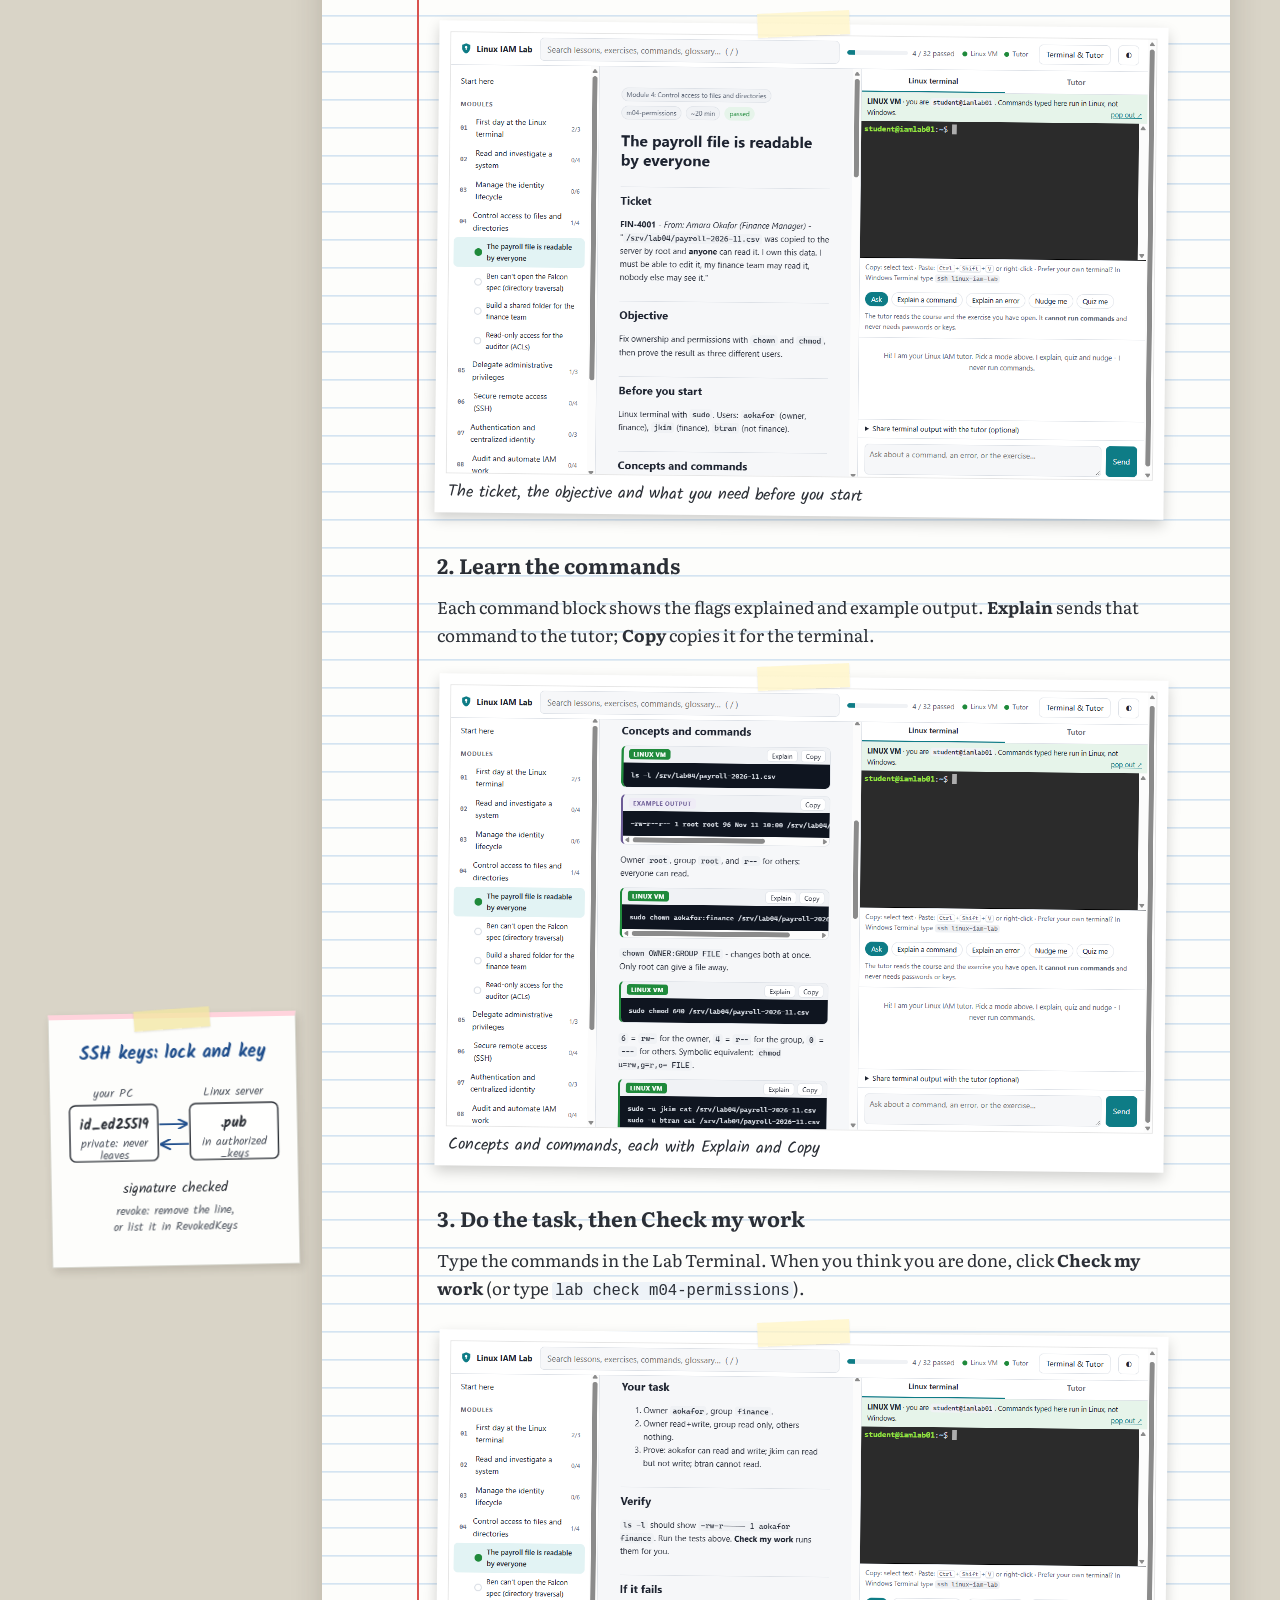
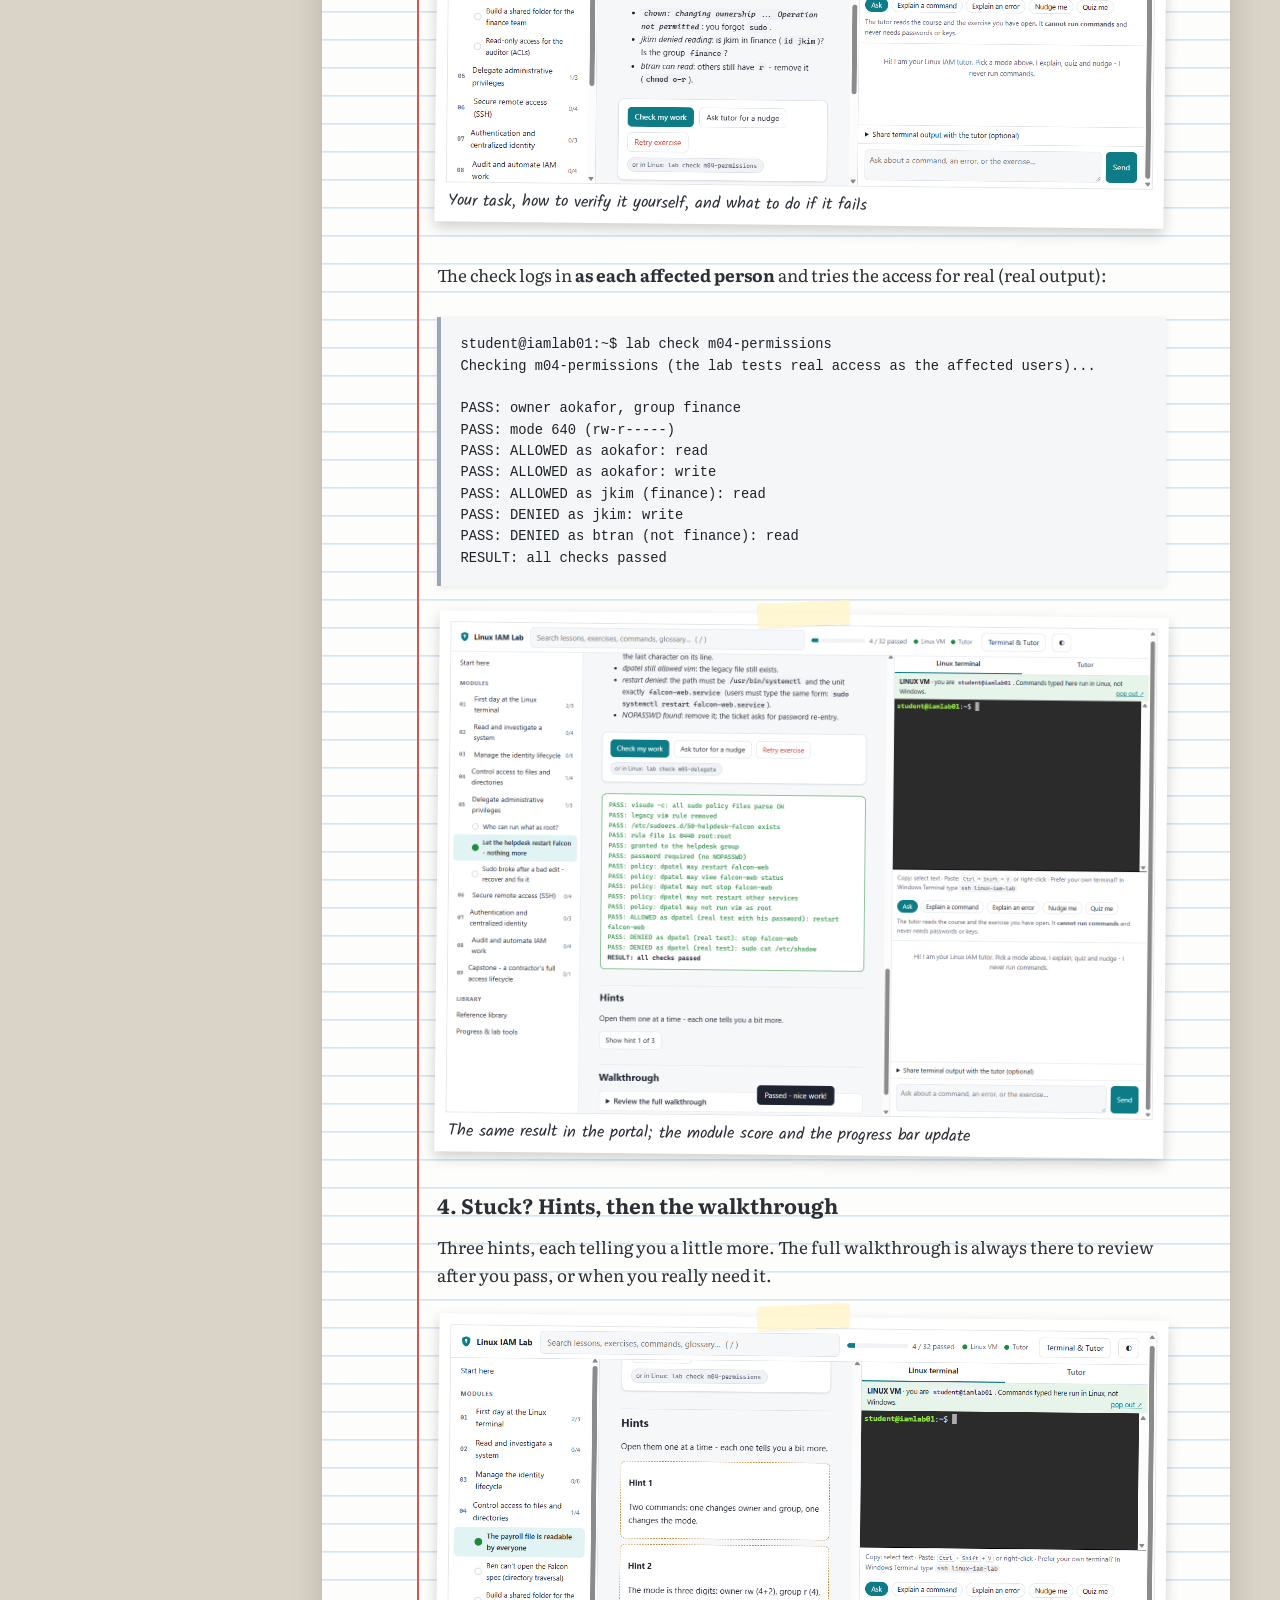
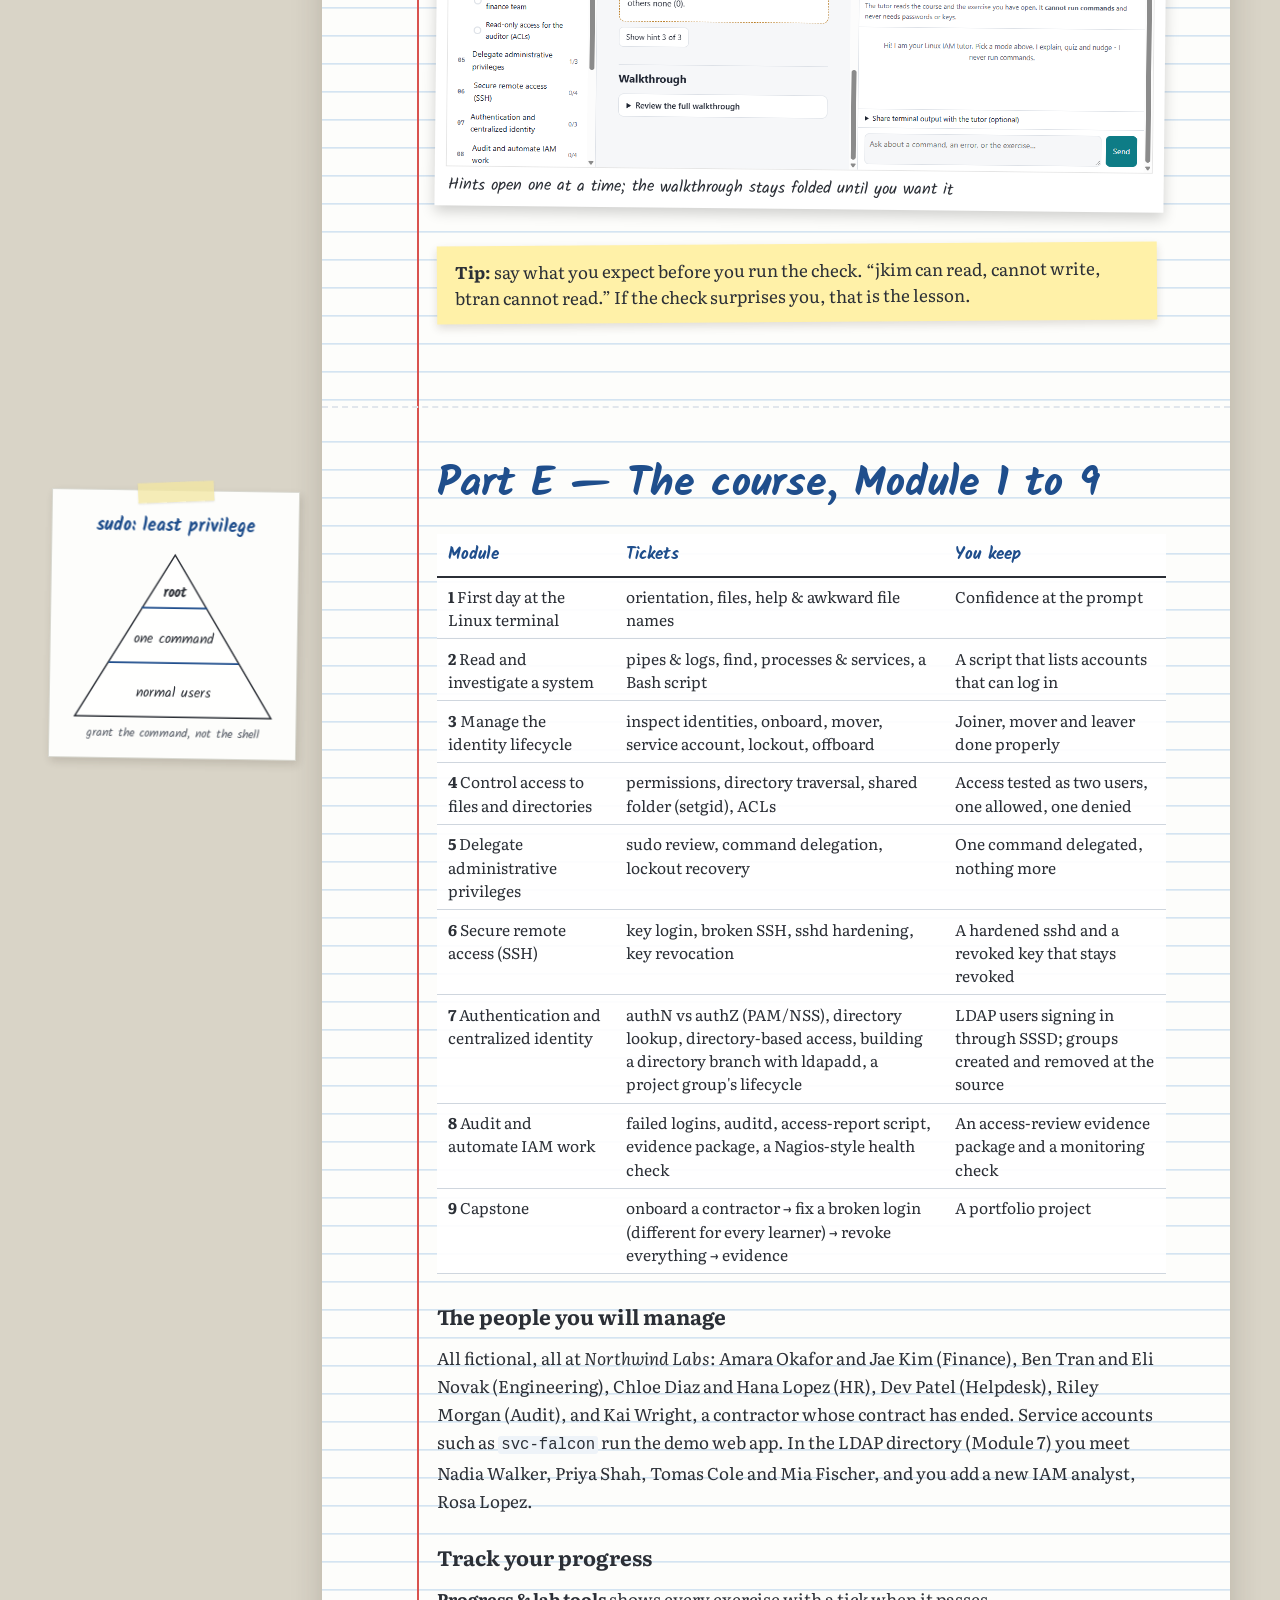
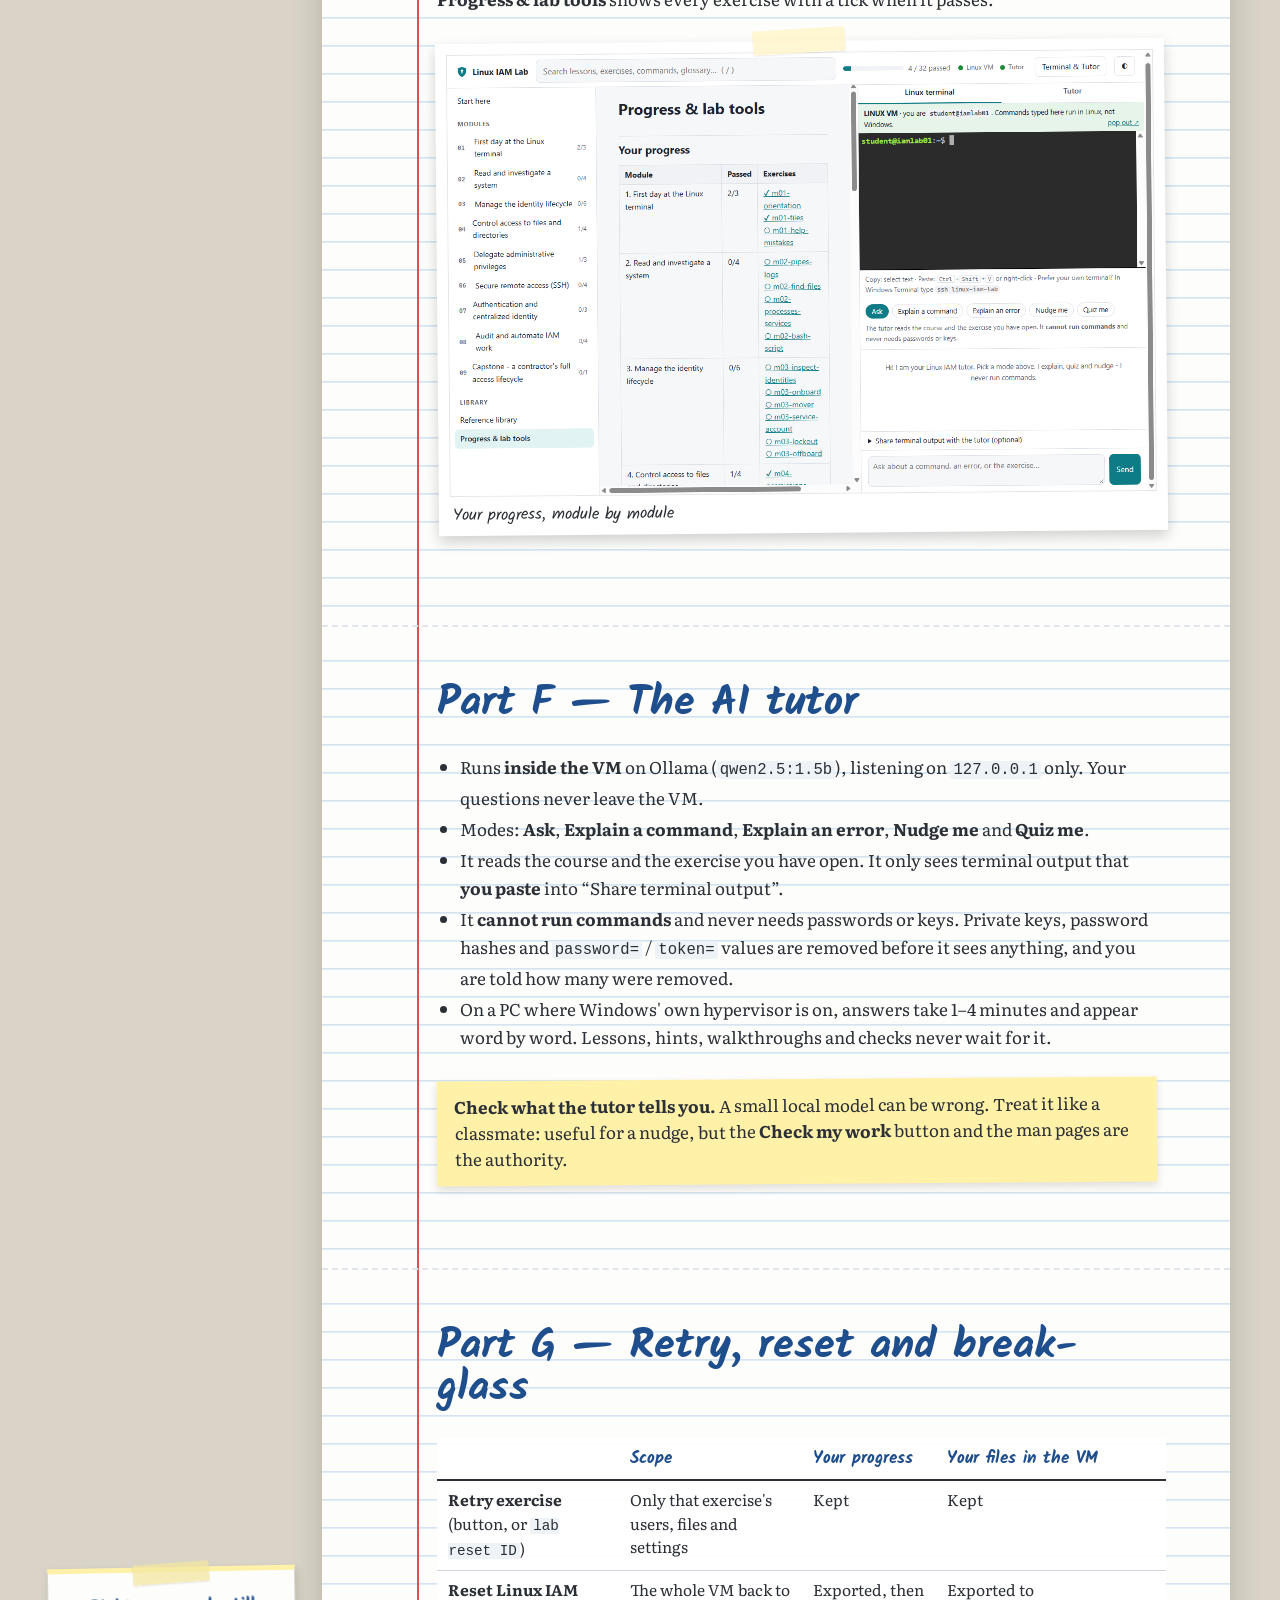
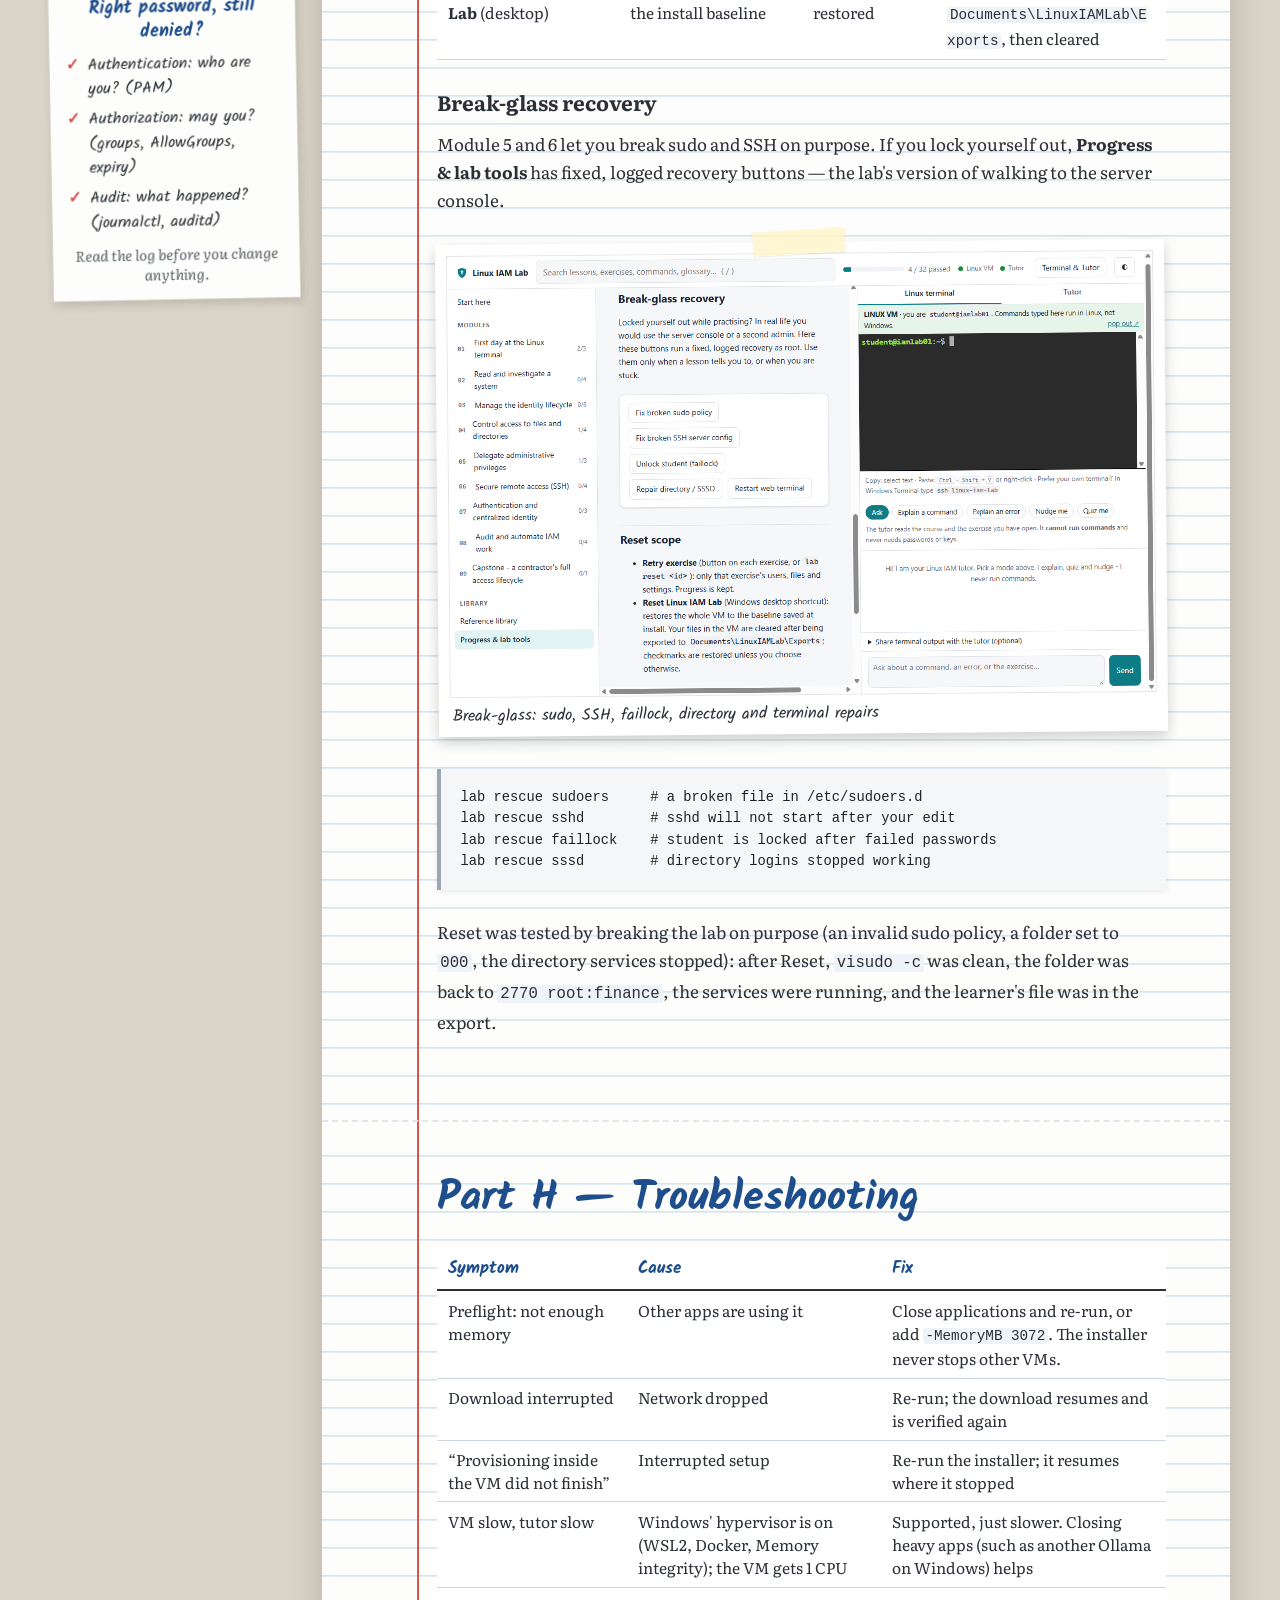
<file: landing/manual.html>
<!doctype html>
<html lang="en">
<head>
  <meta charset="utf-8" />
  <meta name="viewport" content="width=device-width, initial-scale=1" />
  <title>Linux IAM Lab Manual</title>
  <meta name="description" content="Step-by-step setup and user manual for the Linux IAM Lab: install the Ubuntu VM, start, stop and reset it, work the 9 modules and the capstone, use the tutor, and fix setup problems." />
  <link rel="icon" href="img/favicon.svg" type="image/svg+xml" />
  <link rel="preconnect" href="https://fonts.googleapis.com" />
  <link rel="preconnect" href="https://fonts.gstatic.com" crossorigin />
  <link href="https://fonts.googleapis.com/css2?family=Kalam:wght@300;400;700&family=Literata:ital,opsz,wght@0,7..72,400;0,7..72,600;1,7..72,400&display=swap" rel="stylesheet" />
  <link rel="stylesheet" href="styles.css" />
  <link rel="stylesheet" href="manual.css" />
</head>
<body class="manual">
  <a class="skip" href="#main">Skip to the manual</a>
  <header class="wall wall--short">
    <div class="board board--short">
      <div class="board__surface board__surface--short">
        <p class="board__date"><a class="chalk-link" href="index.html">Back to the classroom</a></p>
        <h1 class="chalk chalk--title chalk--manual"><span class="write">The lab manual</span></h1>
        <p class="chalk board__sub">From an empty PC to the capstone, one step at a time. Real screenshots and real output from a running lab.</p>
        <svg class="board__diagram board__diagram--manual" viewBox="0 0 520 190" aria-hidden="true">
          <defs>
            <filter id="chalky-m" x="-5%" y="-5%" width="110%" height="110%">
              <feTurbulence type="fractalNoise" baseFrequency="0.9" numOctaves="2" seed="7" />
              <feDisplacementMap in="SourceGraphic" scale="2.2" />
            </filter>
            <marker id="tip-m" viewBox="0 0 10 10" refX="8" refY="5" markerWidth="7" markerHeight="7" orient="auto">
              <path d="M0 0 L10 5 L0 10" fill="none" stroke="#eef0ea" stroke-width="1.6" />
            </marker>
          </defs>
          <g class="draw" filter="url(#chalky-m)" fill="none" stroke="#eef0ea" stroke-width="2" stroke-linecap="round">
            <rect pathLength="1" x="8" y="46" width="108" height="50" rx="6" />
            <rect pathLength="1" x="140" y="46" width="108" height="50" rx="6" />
            <rect pathLength="1" x="272" y="46" width="108" height="50" rx="6" />
            <rect pathLength="1" x="404" y="46" width="108" height="50" rx="6" />
            <path pathLength="1" d="M118 71 L136 71" marker-end="url(#tip-m)" />
            <path pathLength="1" d="M250 71 L268 71" marker-end="url(#tip-m)" />
            <path pathLength="1" d="M382 71 L400 71" marker-end="url(#tip-m)" />
            <path d="M458 100 C458 168, 194 168, 194 104" marker-end="url(#tip-m)" stroke-dasharray="6 6" class="flow" />
          </g>
          <g class="chalk-svg-text" filter="url(#chalky-m)">
            <text x="62" y="78" text-anchor="middle">Install</text>
            <text x="194" y="78" text-anchor="middle">Start</text>
            <text x="326" y="78" text-anchor="middle">Ticket</text>
            <text x="458" y="78" text-anchor="middle">Check</text>
            <text x="62" y="32" text-anchor="middle" class="tiny">once</text>
            <text x="194" y="32" text-anchor="middle" class="tiny">desktop icon</text>
            <text x="326" y="32" text-anchor="middle" class="tiny">real commands</text>
            <text x="458" y="32" text-anchor="middle" class="tiny">as the users</text>
            <text x="326" y="182" text-anchor="middle" class="tiny">next ticket, every time round</text>
          </g>
          <g class="chalk-dots" aria-hidden="true">
            <circle r="4.5" opacity="0"><animateMotion dur="2.6s" begin="3s" repeatCount="indefinite" path="M458 100 C458 168, 194 168, 194 104" /><animate attributeName="opacity" dur="2.6s" begin="3s" repeatCount="indefinite" values="0;1;1;0" keyTimes="0;0.1;0.9;1" /></circle>
          </g>
        </svg>
      </div>
    </div>
  </header>
  <div class="manual-layout">
    <aside class="manual-side">
    <nav class="toc" aria-label="Manual contents">
      <p class="toc__title hand">Contents</p>
      <ol>
        <li><a href="#what-you-are-building">What you are building</a></li>
        <li><a href="#part-a">Part A — Install the lab (once)</a></li>
        <li><a href="#part-b">Part B — Daily use: Start, Stop, Reset</a></li>
        <li><a href="#part-c">Part C — Find your way around</a></li>
        <li><a href="#part-d">Part D — Work a ticket, start to finish</a></li>
        <li><a href="#part-e">Part E — The course, Module 1 to 9</a></li>
        <li><a href="#part-f">Part F — The AI tutor</a></li>
        <li><a href="#part-g">Part G — Retry, reset and break-glass</a></li>
        <li><a href="#part-h">Part H — Troubleshooting</a></li>
        <li><a href="#part-i">Part I — Safety rules</a></li>
      </ol>
    </nav>

    <div class="sketch-slot"><figure class="sketch sketch--blue">
      <figcaption class="hand">Every account has a life</figcaption>
      <svg viewBox="0 0 220 200" role="img" aria-label="The account lifecycle on Linux: useradd, usermod, lock and expire, then review, in a loop">
        <defs><marker id="ah1" viewBox="0 0 10 10" refX="8" refY="5" markerWidth="6" markerHeight="6" orient="auto"><path d="M0 0 L10 5 L0 10" fill="none" stroke="#1f4e8c" stroke-width="1.8"/></marker></defs>
        <g class="ink" fill="none"><path d="M136 44 A62 62 0 0 1 166 74" marker-end="url(#ah1)"/><path d="M166 126 A62 62 0 0 1 136 156" marker-end="url(#ah1)"/><path d="M84 156 A62 62 0 0 1 54 126" marker-end="url(#ah1)"/><path d="M54 74 A62 62 0 0 1 84 44" marker-end="url(#ah1)"/></g>
        <g class="box"><rect x="70" y="20" width="80" height="26" rx="5"/><rect x="142" y="87" width="76" height="26" rx="5"/><rect x="70" y="154" width="80" height="26" rx="5"/><rect x="2" y="87" width="76" height="26" rx="5"/></g>
        <g text-anchor="middle"><text x="110" y="38">useradd</text><text x="180" y="105">usermod</text><text x="110" y="172">usermod -L</text><text x="40" y="105">review</text>
        <text x="110" y="96" class="small">lock first,</text><text x="110" y="112" class="small">userdel after audit</text></g>
      </svg>
    </figure></div>

    <div class="sketch-slot"><figure class="sketch sketch--yellow">
      <figcaption class="hand">Reading mode bits</figcaption>
      <svg viewBox="0 0 220 170" role="img" aria-label="The mode -rw-r----- split into owner rw, group r and others none, which is 640">
        <g class="box"><rect x="8" y="20" width="22" height="34" rx="4"/><rect x="36" y="20" width="56" height="34" rx="4"/><rect x="98" y="20" width="56" height="34" rx="4"/><rect x="160" y="20" width="54" height="34" rx="4"/></g>
        <g text-anchor="middle" font-family="Consolas, monospace"><text x="19" y="43">-</text><text x="64" y="43" class="strong">rw-</text><text x="126" y="43" class="strong">r--</text><text x="187" y="43" class="strong">---</text></g>
        <g text-anchor="middle"><text x="19" y="76" class="small">file</text><text x="64" y="76" class="small">owner</text><text x="126" y="76" class="small">group</text><text x="187" y="76" class="small">others</text>
        <text x="64" y="104" class="strong mark">6</text><text x="126" y="104" class="strong mark">4</text><text x="187" y="104" class="strong mark">0</text>
        <text x="110" y="136" class="small">r = 4   w = 2   x = 1</text><text x="110" y="158">chmod 640 file</text></g>
      </svg>
    </figure></div>

    <div class="sketch-slot"><figure class="sketch sketch--green">
      <figcaption class="hand">How Linux decides</figcaption>
      <svg viewBox="0 0 220 196" role="img" aria-label="Access check order: are you the owner, are you in the group, otherwise others; ACL entries can add named users or groups">
        <defs><marker id="ah3" viewBox="0 0 10 10" refX="8" refY="5" markerWidth="6" markerHeight="6" orient="auto"><path d="M0 0 L10 5 L0 10" fill="none" stroke="#1f4e8c" stroke-width="1.8"/></marker></defs>
        <g class="box"><rect x="10" y="6" width="200" height="34" rx="5"/><rect x="10" y="56" width="200" height="34" rx="5"/><rect x="10" y="106" width="200" height="34" rx="5"/><rect x="10" y="156" width="200" height="34" rx="5"/></g>
        <g class="ink"><path d="M110 41 V53" marker-end="url(#ah3)"/><path d="M110 91 V103" marker-end="url(#ah3)"/><path d="M110 141 V153" marker-end="url(#ah3)"/></g>
        <g><text x="20" y="28" class="strong">Owner?</text><text x="200" y="28" text-anchor="end" class="small">use owner bits</text>
        <text x="20" y="78" class="strong">Named in ACL?</text><text x="200" y="78" text-anchor="end" class="small">getfacl</text>
        <text x="20" y="128" class="strong">In the group?</text><text x="200" y="128" text-anchor="end" class="small">id user</text>
        <text x="20" y="178" class="strong">Everyone else</text><text x="200" y="178" text-anchor="end" class="small">others bits</text></g>
      </svg>
    </figure></div>

    <div class="sketch-slot"><figure class="sketch sketch--pink">
      <figcaption class="hand">SSH keys: lock and key</figcaption>
      <svg viewBox="0 0 220 176" role="img" aria-label="Your private key stays on your PC; the public key goes into authorized_keys on the server; the server checks a signature">
        <defs><marker id="ah4" viewBox="0 0 10 10" refX="8" refY="5" markerWidth="6" markerHeight="6" orient="auto"><path d="M0 0 L10 5 L0 10" fill="none" stroke="#1f4e8c" stroke-width="1.8"/></marker></defs>
        <g class="box"><rect x="6" y="30" width="88" height="56" rx="6"/><rect x="126" y="30" width="88" height="56" rx="6"/></g>
        <g class="ink" fill="none"><path d="M96 50 H122" marker-end="url(#ah4)"/><path d="M124 70 H98" marker-end="url(#ah4)"/></g>
        <g text-anchor="middle"><text x="50" y="22" class="small">your PC</text><text x="170" y="22" class="small">Linux server</text>
        <text x="50" y="54" class="strong">id_ed25519</text><text x="50" y="72" class="small">private: never</text><text x="50" y="84" class="small">leaves</text>
        <text x="170" y="54" class="strong">.pub</text><text x="170" y="72" class="small">in authorized</text><text x="170" y="84" class="small">_keys</text>
        <text x="110" y="118">signature checked</text><text x="110" y="140" class="small">revoke: remove the line,</text><text x="110" y="156" class="small">or list it in RevokedKeys</text></g>
      </svg>
    </figure></div>

    <div class="sketch-slot"><figure class="sketch sketch--white">
      <figcaption class="hand">sudo: least privilege</figcaption>
      <svg viewBox="0 0 220 196" role="img" aria-label="Least privilege pyramid: root at the top, one delegated command in the middle, normal users at the base">
        <path class="box" d="M110 8 L208 170 L12 170 Z"/>
        <g class="ink" fill="none"><path d="M78 61 H142"/><path d="M46 116 H174"/></g>
        <g text-anchor="middle"><text x="110" y="50" class="strong">root</text><text x="110" y="96">one command</text><text x="110" y="150">normal users</text>
        <text x="110" y="190" class="small">grant the command, not the shell</text></g>
      </svg>
    </figure></div>

    <div class="sketch-slot"><figure class="sketch sketch--yellow">
      <figcaption class="hand">Right password, still denied?</figcaption>
      <ul class="sketch__list">
        <li>Authentication: who are you? (PAM)</li>
        <li>Authorization: may you? (groups, AllowGroups, expiry)</li>
        <li>Audit: what happened? (journalctl, auditd)</li>
      </ul>
      <p class="sketch__foot">Read the log before you change anything.</p>
    </figure></div>
    </aside>
    <main id="main" class="book manual-book">
      <section class="page manual-part">
<p>From an empty Windows PC to a working Linux Identity &amp; Access Management lab: your own <strong>Ubuntu Server 24.04 LTS virtual machine</strong> in VirtualBox, a fictional company with real Linux accounts, groups, files, sudo rules, SSH keys and a small LDAP directory, 35 checked tickets, a 4-stage capstone, and a local AI tutor.</p>
<aside class="teacher-note"><p><strong>About the pictures.</strong> Every screenshot in this manual was taken from a real, running lab VM. Command output in the grey boxes is real output from the same lab. Every person, company and file in the lab is fictional.</p></aside>
</section><section class="page manual-part" aria-labelledby="what-you-are-building"><h2 id="what-you-are-building" class="hand">What you are building</h2>
<pre class="printout"><code> Your PC (Windows 10/11)
 ├── Desktop icons: "Start / Stop / Reset Linux IAM Lab"
 └── VirtualBox VM: LinuxIAM-Lab01  (Ubuntu Server 24.04 LTS, private NAT)
     ├── XFCE desktop, signed in as student@iamlab01
     ├── Lab Terminal: where you type the exercise commands
     ├── Course portal: lessons, tickets, Check my work, hints, reference
     ├── Fictional company "Northwind Labs": people, groups, /srv shares
     ├── OpenLDAP + SSSD: the lab's own directory, inside the VM
     ├── auditd, sshd, sudo, PAM: the real things, not simulations
     └── Ollama + qwen2.5:1.5b: the AI tutor (local, no GPU needed)</code></pre>
<p>Nothing in this lab is simulated: every exercise is checked by testing access <strong>as the affected users</strong>. Can they read the file? Log in with the key? Run the delegated command? And are they denied everything else?</p>
<figure class="photo manual-photo"><img src="img/01-linux-desktop.png" alt="The lab VM window: the Linux desktop with the Lab Terminal and the course portal open" loading="lazy" /><figcaption>What you work in: the Linux VM window, with the Lab Terminal and the course portal</figcaption></figure>
</section><section class="page manual-part" aria-labelledby="part-a"><h2 id="part-a" class="hand">Part A — Install the lab (once)</h2>
<h3 id="a1">A1. Check your PC</h3>
<div class="table-wrap"><table><thead><tr><th>Need</th><th>Minimum</th></tr></thead><tbody>
<tr><td>Windows</td><td>Windows 10 (1809 or newer) or Windows 11, 64-bit. Home is fine.</td></tr>
<tr><td>Hypervisor</td><td>Oracle VirtualBox 7.x</td></tr>
<tr><td>Rights</td><td>A standard user. No administrator rights needed.</td></tr>
<tr><td>Memory</td><td>5 GB free while installing and running (the VM uses 4 GB; <code>-MemoryMB 3072</code> lowers it)</td></tr>
<tr><td>Disk</td><td>25 GB free (about 9 GB is used after the install)</td></tr>
<tr><td>Internet</td><td>First install only, about 3.5 GB of downloads</td></tr>
</tbody></table></div>
<aside class="teacher-note"><p><strong>The installer never stops your other VMs.</strong> If there is not enough free memory it stops and tells you, before it changes anything. Close some applications and run it again.</p></aside>
<h3 id="a2">A2. Install VirtualBox</h3>
<ol>
<li>Download <strong>VirtualBox 7</strong> for Windows hosts from <a href="https://www.virtualbox.org/wiki/Downloads" rel="noopener">virtualbox.org</a>.</li>
<li>Run the installer with the default options.</li>
</ol>
<h3 id="a3">A3. Get the project</h3>
<p>Copy the project folder to your PC, for example <code>Documents\Linux_IAM_Lab</code>. The code is private for now: <a href="#" data-ask-access>email the author to ask for access</a>.</p>
<h3 id="a4">A4. Run the installer (one command)</h3>
<p>Open <strong>Windows PowerShell</strong> (not as administrator), go to the project folder and run:</p>
<pre class="printout"><code>powershell -NoProfile -ExecutionPolicy Bypass -File .\Install-LinuxIAMLab.ps1</code></pre>
<p>What happens, step by step (all of it is logged to <code>%LOCALAPPDATA%\LinuxIAMLab\logs</code>, without passwords or keys):</p>
<ol>
<li><strong>Preflight</strong>: checks Windows, VirtualBox, OpenSSH, memory, disk and free ports. Changes nothing.</li>
<li><strong>Keys</strong>: creates your learner SSH key and pins the VM's host key.</li>
<li><strong>Image</strong>: downloads the Ubuntu 24.04 cloud image and verifies Ubuntu's signature and checksum.</li>
<li><strong>VM</strong>: creates <code>LinuxIAM-Lab01</code> with its own disk and private NAT. Ports listen on <code>127.0.0.1</code> only.</li>
<li><strong>Provisioning</strong>: installs the desktop, the fictional company, the directory, the portal, every exercise and the tutor.</li>
<li><strong>Your Linux password</strong>: you choose the password for the Linux account <code>student</code> (you type it for <code>sudo</code>). It is set inside the VM only.</li>
<li><strong>Self-test</strong>, then a <strong>baseline snapshot</strong> that Reset uses later.</li>
<li><strong>Shortcuts</strong> on your desktop.</li>
</ol>
<p>A fresh install takes about 45–60 minutes. <strong>It can be re-run safely</strong>: if your internet drops or the PC sleeps, run the same command again and finished steps are skipped.</p>
</section><section class="page manual-part" aria-labelledby="part-b"><h2 id="part-b" class="hand">Part B — Daily use: Start, Stop, Reset</h2>
<div class="table-wrap"><table><thead><tr><th>Desktop icon</th><th>What it does</th></tr></thead><tbody>
<tr><td><strong>Start Linux IAM Lab</strong></td><td>Checks the VM really is this lab's VM, then opens it in a <strong>VirtualBox window</strong>. Linux signs in as <code>student</code> and opens the Lab Terminal and the course portal.</td></tr>
<tr><td><strong>Stop Linux IAM Lab</strong></td><td>Shuts down the lab VM cleanly. Only the lab VM.</td></tr>
<tr><td><strong>Reset Linux IAM Lab</strong></td><td>Exports your work, asks you to type <code>RESET</code>, restores the clean baseline, then restores your checkmarks.</td></tr>
</tbody></table></div>
<h3 id="b1">Start</h3>
<p>Double-click <strong>Start Linux IAM Lab</strong>. The start log looks like this (real output, trimmed):</p>
<pre class="printout"><code>[OK]   Target verified: LinuxIAM-Lab01 {078bd032-...}
[STEP] Starting the lab VM (state was 'poweroff')
[OK]   The Linux IAM Lab window is opening: it logs in as student and opens
       the course portal and a Linux terminal inside Linux
[STEP] Waiting for Linux and the lab services
[OK]   Linux is up (SSH host key matches the pinned key)
[INFO] All lab services active.
[OK]   Course portal is ready</code></pre>
<p>From power-off this takes about 2–3 minutes. Clicking it while the lab is running is safe: it only checks.</p>
<h3 id="b2">Stop</h3>
<p>Double-click <strong>Stop Linux IAM Lab</strong> when you are done. It asks Linux to shut down properly (about 30 seconds).</p>
<aside class="teacher-note"><p><strong>Why not just close the window?</strong> A hard power-off can leave the directory and the audit log half-written. Use <strong>Stop</strong>; your progress is saved inside the VM.</p></aside>
</section><section class="page manual-part" aria-labelledby="part-c"><h2 id="part-c" class="hand">Part C — Find your way around</h2>
<h3 id="c1">Where am I typing?</h3>
<p>The single most common beginner mistake is typing a Linux command into Windows. The lab makes the difference impossible to miss:</p>
<div class="table-wrap"><table><thead><tr><th>Window</th><th>Prompt</th><th>Use it for</th></tr></thead><tbody>
<tr><td><strong>Lab Terminal</strong> (inside the Linux VM)</td><td><code>student@iamlab01:~$</code> in green</td><td>Almost every command in this course</td></tr>
<tr><td><strong>Windows PowerShell</strong> (your PC)</td><td><code>PS C:\Users\you&gt;</code></td><td>Only the Start / Stop / Reset scripts, and <code>ssh linux-iam-lab</code></td></tr>
</tbody></table></div>
<figure class="photo manual-photo"><img src="img/manual/04-start-here.png" alt="The portal's Start here page with the Where am I typing panel, the module list and the Linux terminal and tutor on the right" loading="lazy" /><figcaption>Start here: the module list on the left, the lesson in the middle, the Linux terminal and the tutor on the right</figcaption></figure>
<h3 id="c2">The portal</h3>
<ul>
<li><strong>Left</strong>: Start here, the nine modules with your score for each, the Reference library and Progress &amp; lab tools.</li>
<li><strong>Top</strong>: search (press <kbd>/</kbd>), your overall progress, and green lights for the Linux VM and the tutor.</li>
<li><strong>Right</strong>: <strong>Terminal &amp; Tutor</strong> — a second Linux terminal and the AI tutor, side by side with the lesson.</li>
</ul>
<figure class="photo manual-photo"><img src="img/02-course-map.png" alt="Course map: nine modules with their exercises and progress" loading="lazy" /><figcaption>The course map: nine modules, 35 tickets and the capstone</figcaption></figure>
<h3 id="c3">The lab command</h3>
<p>Everything in the portal is also available in the Lab Terminal (real output):</p>
<pre class="printout"><code>student@iamlab01:~$ lab help
  lab list                      modules and exercises with your progress
  lab show &lt;exercise&gt;           the ticket and objective of an exercise
  lab hint &lt;exercise&gt; [1|2|3]   progressively stronger hints
  lab check &lt;exercise&gt;          run the automated check
  lab reset &lt;exercise&gt;          put ONE exercise back to its starting state (retry)
  lab rescue &lt;what&gt;             break-glass recovery: sudoers | sshd | faillock | sssd | terminal
  lab where                     am I on Windows or Linux?
  lab portal                    open the course portal in the Linux browser</code></pre>
<h3 id="c4">The reference library</h3>
<p>A glossary (A to Z), a command dictionary, shortcuts and an IAM troubleshooting guide. A copy is also saved on Windows in <code>Documents\LinuxIAMLab\Reference</code>, so you can read it with the VM off.</p>
<figure class="photo manual-photo"><img src="img/manual/08-reference.png" alt="Reference library with the glossary, command dictionary, shortcuts and troubleshooting guide" loading="lazy" /><figcaption>Reference library: glossary, command dictionary, shortcuts, troubleshooting</figcaption></figure>
</section><section class="page manual-part" aria-labelledby="part-d"><h2 id="part-d" class="hand">Part D — Work a ticket, start to finish</h2>
<p>Every exercise follows the same loop: <strong>ticket → concepts and commands → your task → Check my work → hints if stuck → walkthrough</strong>. Here is one real ticket, <em>“The payroll file is readable by everyone”</em> (Module 4).</p>
<h3 id="d1">1. Read the ticket</h3>
<p>The ticket says who is asking, what is wrong and what “done” means, in the words a real requester would use.</p>
<figure class="photo manual-photo"><img src="img/manual/05-exercise-ticket.png" alt="An exercise page showing the ticket, objective and prerequisites" loading="lazy" /><figcaption>The ticket, the objective and what you need before you start</figcaption></figure>
<h3 id="d2">2. Learn the commands</h3>
<p>Each command block shows the flags explained and example output. <strong>Explain</strong> sends that command to the tutor; <strong>Copy</strong> copies it for the terminal.</p>
<figure class="photo manual-photo"><img src="img/manual/06-commands-explained.png" alt="Concepts and commands section with Explain and Copy buttons on each command" loading="lazy" /><figcaption>Concepts and commands, each with Explain and Copy</figcaption></figure>
<h3 id="d3">3. Do the task, then Check my work</h3>
<p>Type the commands in the Lab Terminal. When you think you are done, click <strong>Check my work</strong> (or type <code>lab check m04-permissions</code>).</p>
<figure class="photo manual-photo"><img src="img/manual/07-task-and-check.png" alt="Your task, Verify and If it fails sections, with the Check my work button" loading="lazy" /><figcaption>Your task, how to verify it yourself, and what to do if it fails</figcaption></figure>
<p>The check logs in <strong>as each affected person</strong> and tries the access for real (real output):</p>
<pre class="printout"><code>student@iamlab01:~$ lab check m04-permissions
Checking m04-permissions (the lab tests real access as the affected users)...

PASS: owner aokafor, group finance
PASS: mode 640 (rw-r-----)
PASS: ALLOWED as aokafor: read
PASS: ALLOWED as aokafor: write
PASS: ALLOWED as jkim (finance): read
PASS: DENIED as jkim: write
PASS: DENIED as btran (not finance): read
RESULT: all checks passed</code></pre>
<figure class="photo manual-photo"><img src="img/03-check-my-work.png" alt="Check my work result in the portal with every check passed" loading="lazy" /><figcaption>The same result in the portal; the module score and the progress bar update</figcaption></figure>
<h3 id="d4">4. Stuck? Hints, then the walkthrough</h3>
<p>Three hints, each telling you a little more. The full walkthrough is always there to review after you pass, or when you really need it.</p>
<figure class="photo manual-photo"><img src="img/manual/11-hints-walkthrough.png" alt="Two hints opened, a button for the third, and the collapsed walkthrough" loading="lazy" /><figcaption>Hints open one at a time; the walkthrough stays folded until you want it</figcaption></figure>
<aside class="teacher-note"><p><strong>Tip:</strong> say what you expect before you run the check. “jkim can read, cannot write, btran cannot read.” If the check surprises you, that is the lesson.</p></aside>
</section><section class="page manual-part" aria-labelledby="part-e"><h2 id="part-e" class="hand">Part E — The course, Module 1 to 9</h2>
<div class="table-wrap"><table><thead><tr><th>Module</th><th>Tickets</th><th>You keep</th></tr></thead><tbody>
<tr><td><strong>1</strong> First day at the Linux terminal</td><td>orientation, files, help &amp; awkward file names</td><td>Confidence at the prompt</td></tr>
<tr><td><strong>2</strong> Read and investigate a system</td><td>pipes &amp; logs, find, processes &amp; services, a Bash script</td><td>A script that lists accounts that can log in</td></tr>
<tr><td><strong>3</strong> Manage the identity lifecycle</td><td>inspect identities, onboard, mover, service account, lockout, offboard</td><td>Joiner, mover and leaver done properly</td></tr>
<tr><td><strong>4</strong> Control access to files and directories</td><td>permissions, directory traversal, shared folder (setgid), ACLs</td><td>Access tested as two users, one allowed, one denied</td></tr>
<tr><td><strong>5</strong> Delegate administrative privileges</td><td>sudo review, command delegation, lockout recovery</td><td>One command delegated, nothing more</td></tr>
<tr><td><strong>6</strong> Secure remote access (SSH)</td><td>key login, broken SSH, sshd hardening, key revocation</td><td>A hardened sshd and a revoked key that stays revoked</td></tr>
<tr><td><strong>7</strong> Authentication and centralized identity</td><td>authN vs authZ (PAM/NSS), directory lookup, directory-based access, building a directory branch with ldapadd, a project group's lifecycle</td><td>LDAP users signing in through SSSD; groups created and removed at the source</td></tr>
<tr><td><strong>8</strong> Audit and automate IAM work</td><td>failed logins, auditd, access-report script, evidence package, a Nagios-style health check</td><td>An access-review evidence package and a monitoring check</td></tr>
<tr><td><strong>9</strong> Capstone</td><td>onboard a contractor → fix a broken login (different for every learner) → revoke everything → evidence</td><td>A portfolio project</td></tr>
</tbody></table></div>
<h3 id="e1">The people you will manage</h3>
<p>All fictional, all at <em>Northwind Labs</em>: Amara Okafor and Jae Kim (Finance), Ben Tran and Eli Novak (Engineering), Chloe Diaz and Hana Lopez (HR), Dev Patel (Helpdesk), Riley Morgan (Audit), and Kai Wright, a contractor whose contract has ended. Service accounts such as <code>svc-falcon</code> run the demo web app. In the LDAP directory (Module 7) you meet Nadia Walker, Priya Shah, Tomas Cole and Mia Fischer, and you add a new IAM analyst, Rosa Lopez.</p>
<h3 id="e2">Track your progress</h3>
<p><strong>Progress &amp; lab tools</strong> shows every exercise with a tick when it passes.</p>
<figure class="photo manual-photo"><img src="img/manual/09-progress-tools.png" alt="Progress page listing every module and exercise with ticks for those passed" loading="lazy" /><figcaption>Your progress, module by module</figcaption></figure>
</section><section class="page manual-part" aria-labelledby="part-f"><h2 id="part-f" class="hand">Part F — The AI tutor</h2>
<ul>
<li>Runs <strong>inside the VM</strong> on Ollama (<code>qwen2.5:1.5b</code>), listening on <code>127.0.0.1</code> only. Your questions never leave the VM.</li>
<li>Modes: <strong>Ask</strong>, <strong>Explain a command</strong>, <strong>Explain an error</strong>, <strong>Nudge me</strong> and <strong>Quiz me</strong>.</li>
<li>It reads the course and the exercise you have open. It only sees terminal output that <strong>you paste</strong> into “Share terminal output”.</li>
<li>It <strong>cannot run commands</strong> and never needs passwords or keys. Private keys, password hashes and <code>password=</code> / <code>token=</code> values are removed before it sees anything, and you are told how many were removed.</li>
<li>On a PC where Windows' own hypervisor is on, answers take 1–4 minutes and appear word by word. Lessons, hints, walkthroughs and checks never wait for it.</li>
</ul>
<aside class="teacher-note"><p><strong>Check what the tutor tells you.</strong> A small local model can be wrong. Treat it like a classmate: useful for a nudge, but the <strong>Check my work</strong> button and the man pages are the authority.</p></aside>
</section><section class="page manual-part" aria-labelledby="part-g"><h2 id="part-g" class="hand">Part G — Retry, reset and break-glass</h2>
<div class="table-wrap"><table><thead><tr><th></th><th>Scope</th><th>Your progress</th><th>Your files in the VM</th></tr></thead><tbody>
<tr><td><strong>Retry exercise</strong> (button, or <code>lab reset ID</code>)</td><td>Only that exercise's users, files and settings</td><td>Kept</td><td>Kept</td></tr>
<tr><td><strong>Reset Linux IAM Lab</strong> (desktop)</td><td>The whole VM back to the install baseline</td><td>Exported, then restored</td><td>Exported to <code>Documents\LinuxIAMLab\Exports</code>, then cleared</td></tr>
</tbody></table></div>
<h3 id="g1">Break-glass recovery</h3>
<p>Module 5 and 6 let you break sudo and SSH on purpose. If you lock yourself out, <strong>Progress &amp; lab tools</strong> has fixed, logged recovery buttons — the lab's version of walking to the server console.</p>
<figure class="photo manual-photo"><img src="img/manual/10-break-glass.png" alt="Break-glass recovery buttons: fix sudo policy, fix SSH server config, unlock student, repair directory, restart web terminal" loading="lazy" /><figcaption>Break-glass: sudo, SSH, faillock, directory and terminal repairs</figcaption></figure>
<pre class="printout"><code>lab rescue sudoers     # a broken file in /etc/sudoers.d
lab rescue sshd        # sshd will not start after your edit
lab rescue faillock    # student is locked after failed passwords
lab rescue sssd        # directory logins stopped working</code></pre>
<p>Reset was tested by breaking the lab on purpose (an invalid sudo policy, a folder set to <code>000</code>, the directory services stopped): after Reset, <code>visudo -c</code> was clean, the folder was back to <code>2770 root:finance</code>, the services were running, and the learner's file was in the export.</p>
</section><section class="page manual-part" aria-labelledby="part-h"><h2 id="part-h" class="hand">Part H — Troubleshooting</h2>
<div class="table-wrap"><table><thead><tr><th>Symptom</th><th>Cause</th><th>Fix</th></tr></thead><tbody>
<tr><td>Preflight: not enough memory</td><td>Other apps are using it</td><td>Close applications and re-run, or add <code>-MemoryMB 3072</code>. The installer never stops other VMs.</td></tr>
<tr><td>Download interrupted</td><td>Network dropped</td><td>Re-run; the download resumes and is verified again</td></tr>
<tr><td>“Provisioning inside the VM did not finish”</td><td>Interrupted setup</td><td>Re-run the installer; it resumes where it stopped</td></tr>
<tr><td>VM slow, tutor slow</td><td>Windows' hypervisor is on (WSL2, Docker, Memory integrity); the VM gets 1 CPU</td><td>Supported, just slower. Closing heavy apps (such as another Ollama on Windows) helps</td></tr>
<tr><td>Boot shows “Kernel panic … IO-APIC + timer”</td><td>Known VirtualBox-on-Hyper-V timer issue</td><td>Nothing to do: Start power-cycles the lab VM automatically (up to 3 times)</td></tr>
<tr><td>“unexpected SSH host key”</td><td>The VM was replaced outside the installer</td><td>The scripts refuse to talk to it. Uninstall, then install again</td></tr>
<tr><td>The portal page is blank</td><td>An old copy is cached in the browser</td><td>Press <kbd>Ctrl</kbd>+<kbd>F5</kbd>, or type <code>lab portal</code></td></tr>
<tr><td>A Linux command “is not recognized”</td><td>You typed it in Windows PowerShell</td><td>Use the Lab Terminal (<code>student@iamlab01:~$</code>), or type <code>lab where</code></td></tr>
<tr><td><code>sudo</code> rejects your password</td><td>Typo, or faillock after several tries</td><td>Wait, retry carefully, or use <strong>Unlock student (faillock)</strong></td></tr>
</tbody></table></div>
<p>Logs for every Start, Stop, Reset and install are in <code>%LOCALAPPDATA%\LinuxIAMLab\logs</code>. They never contain passwords or keys, so you can share them when you ask for help.</p>
</section><section class="page manual-part" aria-labelledby="part-i"><h2 id="part-i" class="hand">Part I — Safety rules</h2>
<ul>
<li>The lab scripts manage <strong>only</strong> the VM whose name, ID and install tag they recorded. They refuse to touch any other VM.</li>
<li>No administrator rights, no reboot of your PC, no change to Windows features or networking. Ports listen on <code>127.0.0.1</code> only.</li>
<li>The directory module uses an OpenLDAP server <strong>inside</strong> the Linux VM. Nothing connects to any other lab or company directory.</li>
<li>Your Linux password is set inside the VM only and never stored on Windows. Exports leave out private keys.</li>
<li>The tutor cannot run commands and never receives secrets.</li>
<li>Every person, company, address and file in the lab is fictional.</li>
</ul>
</section>
    </main>
  </div>
  <footer class="rules">
    <h2 class="hand">Lab rules</h2>
    <p>Say what you expect before you run the check. Grant the least access that does the job. Lock first, delete after the audit. Keep secrets out of screenshots and out of Git. Everyone in the lab is fictional.</p>
    <p class="small">Linux IAM Lab From Zero To Hero, by Erick Omari. <a href="#" data-ask-access>Ask for access</a> · <a href="index.html#contact-title">Contact the author</a>.</p>
  </footer>
  <script src="app.js" defer></script>
</body>
</html>
</file>
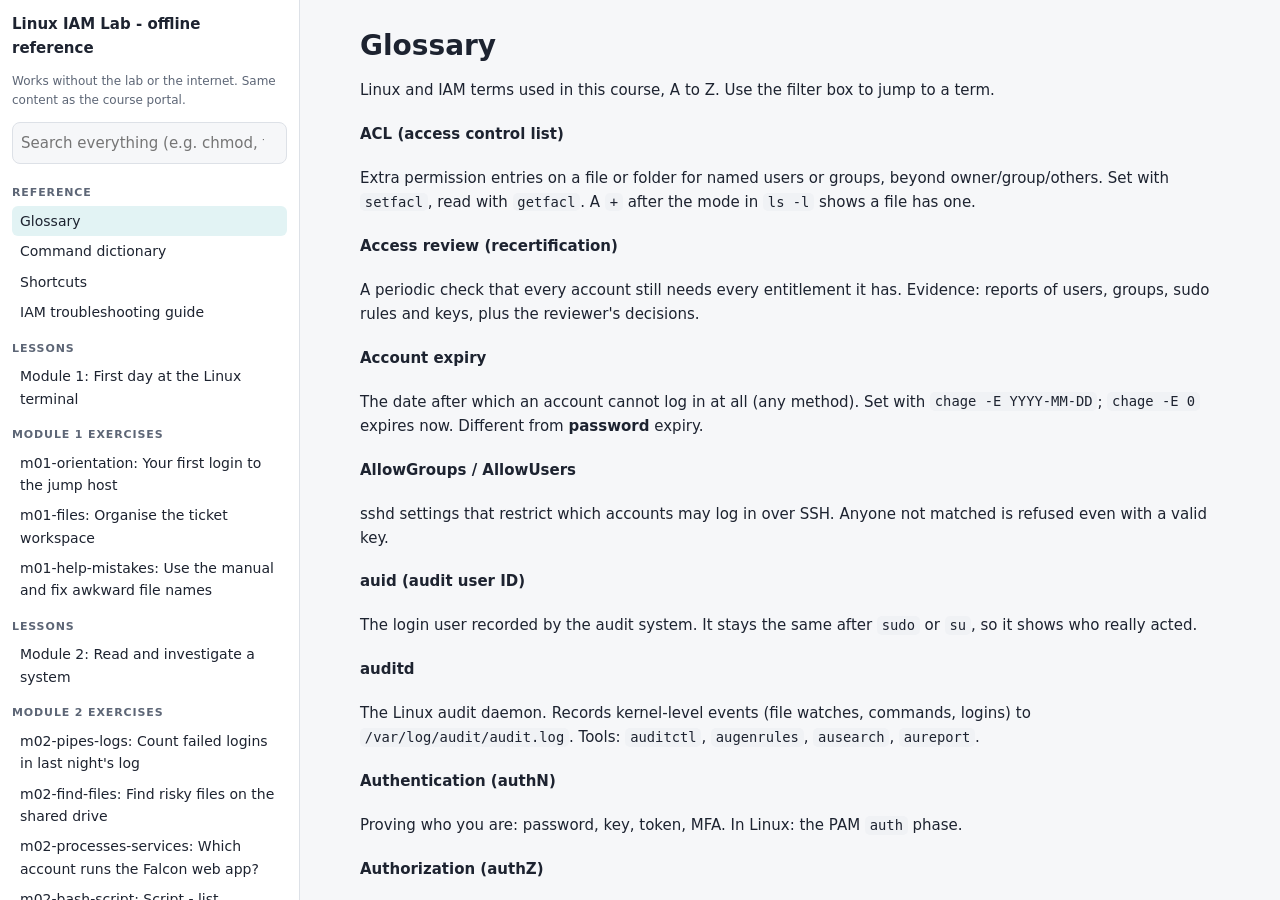
<file: docs/offline/LinuxIAMLab-Reference.html>
<!doctype html>
<html lang="en"><head><meta charset="utf-8"><meta name="viewport" content="width=device-width, initial-scale=1">
<title>Linux IAM Lab Reference</title>
<style>:root {
  --bg: #f6f7f9; --panel: #ffffff; --panel-2: #f0f2f5; --text: #1d2330; --muted: #5d6676; --line: #dde1e7;
  --accent: #0e7c86; --accent-ink: #ffffff; --accent-soft: #e2f3f4;
  --linux: #1f8a3b; --linux-soft: #e6f4ea; --win: #1f5fbf; --win-soft: #e7eefb; --out: #6b5b95; --out-soft: #efecf6;
  --ok: #1f8a3b; --bad: #c0392b; --warn: #b7791f; --code-bg: #0f1520; --code-ink: #e3e8ef;
  --radius: 10px; --shadow: 0 1px 2px rgba(16,24,40,.06), 0 1px 3px rgba(16,24,40,.08);
  --font: system-ui, -apple-system, "Segoe UI", Roboto, Ubuntu, sans-serif;
  --mono: ui-monospace, "Cascadia Code", "Cascadia Mono", Consolas, "Ubuntu Mono", monospace;
}
@media (prefers-color-scheme: dark) {
  :root:not([data-theme="light"]) {
    --bg: #0f131a; --panel: #161b24; --panel-2: #1c2330; --text: #e5e9f0; --muted: #9aa4b2; --line: #2a3240;
    --accent: #3cb7c1; --accent-ink: #061417; --accent-soft: #123036;
    --linux: #4cc06a; --linux-soft: #12291a; --win: #6aa0ff; --win-soft: #14223b; --out: #b3a3e0; --out-soft: #221d33;
    --code-bg: #0a0e14; --shadow: none;
  }
}
:root[data-theme="dark"] {
  --bg: #0f131a; --panel: #161b24; --panel-2: #1c2330; --text: #e5e9f0; --muted: #9aa4b2; --line: #2a3240;
  --accent: #3cb7c1; --accent-ink: #061417; --accent-soft: #123036;
  --linux: #4cc06a; --linux-soft: #12291a; --win: #6aa0ff; --win-soft: #14223b; --out: #b3a3e0; --out-soft: #221d33;
  --code-bg: #0a0e14; --shadow: none;
}
* { box-sizing: border-box; }
html, body { height: 100%; }
body { margin: 0; background: var(--bg); color: var(--text); font: 15px/1.6 var(--font); }
a { color: var(--accent); }
code, kbd, pre { font-family: var(--mono); }
code { background: var(--panel-2); padding: .1em .35em; border-radius: 5px; font-size: .92em; }
kbd { border: 1px solid var(--line); border-bottom-width: 2px; border-radius: 4px; padding: 0 .35em; font-size: .85em; background: var(--panel); }

.topbar { position: sticky; top: 0; z-index: 20; display: flex; align-items: center; gap: 14px; padding: 8px 16px; background: var(--panel); border-bottom: 1px solid var(--line); }
.brand { display: flex; align-items: center; gap: 8px; color: var(--text); text-decoration: none; font-weight: 700; white-space: nowrap; }
.brand svg { color: var(--accent); }
.search-wrap { position: relative; flex: 1; max-width: 560px; }
#search { width: 100%; padding: 8px 12px; border: 1px solid var(--line); border-radius: 8px; background: var(--bg); color: var(--text); font: inherit; }
.search-results { position: absolute; top: 42px; left: 0; right: 0; max-height: 70vh; overflow: auto; background: var(--panel); border: 1px solid var(--line); border-radius: var(--radius); box-shadow: 0 10px 30px rgba(0,0,0,.18); }
.search-results a { display: block; padding: 8px 12px; color: var(--text); text-decoration: none; border-bottom: 1px solid var(--line); }
.search-results a:hover, .search-results a.sel { background: var(--accent-soft); }
.search-results small { color: var(--muted); display: block; }
.progress-pill { display: flex; align-items: center; gap: 8px; font-size: 13px; color: var(--muted); white-space: nowrap; }
.progress-pill .bar { width: 110px; height: 8px; background: var(--panel-2); border-radius: 99px; overflow: hidden; }
#progress-fill { height: 100%; width: 0; background: var(--accent); transition: width .4s; }
.status { display: flex; align-items: center; gap: 6px; font-size: 12px; color: var(--muted); }
.dot { width: 9px; height: 9px; border-radius: 50%; background: var(--line); display: inline-block; }
.dot.ok { background: var(--ok); } .dot.bad { background: var(--bad); } .dot.warn { background: var(--warn); }
.st-label { margin-right: 6px; }
.btn { font: inherit; font-size: 14px; border: 1px solid var(--line); background: var(--panel); color: var(--text); border-radius: 8px; padding: 6px 12px; cursor: pointer; }
.btn:hover { border-color: var(--accent); }
.btn.primary { background: var(--accent); color: var(--accent-ink); border-color: var(--accent); }
.btn.danger { color: var(--bad); }
.btn.ghost { background: transparent; }
.btn:disabled { opacity: .55; cursor: progress; }

.layout { display: grid; grid-template-columns: 270px minmax(0, 1fr) 520px; height: calc(100vh - 53px); }
body.dock-hidden .layout { grid-template-columns: 270px minmax(0, 1fr) 0; }
body.dock-hidden .dock { display: none; }
.sidebar { overflow: auto; border-right: 1px solid var(--line); background: var(--panel); padding: 12px 8px 40px; }
.sidebar h3 { font-size: 11px; letter-spacing: .08em; text-transform: uppercase; color: var(--muted); margin: 16px 10px 6px; }
.nav-link { display: flex; align-items: center; gap: 8px; padding: 6px 10px; border-radius: 8px; color: var(--text); text-decoration: none; font-size: 14px; }
.nav-link:hover { background: var(--panel-2); }
.nav-link.active { background: var(--accent-soft); color: var(--text); font-weight: 600; }
.nav-mod .num { font: 600 11px var(--mono); color: var(--muted); width: 22px; }
.nav-mod .ring { margin-left: auto; font-size: 11px; color: var(--muted); }
.nav-ex { padding-left: 38px; font-size: 13px; }
.mark { width: 14px; height: 14px; border-radius: 50%; border: 2px solid var(--line); flex: none; }
.mark.passed { background: var(--ok); border-color: var(--ok); }
.mark.in_progress { border-color: var(--warn); }

main { overflow: auto; padding: 28px 40px 80px; }
main > .content { max-width: 860px; margin: 0 auto; }
main h1 { font-size: 28px; line-height: 1.25; margin: 0 0 6px; }
main h2 { font-size: 20px; margin: 32px 0 10px; padding-top: 8px; border-top: 1px solid var(--line); }
main h3 { font-size: 16px; margin: 22px 0 8px; }
.lead { color: var(--muted); font-size: 16px; margin-top: 0; }
.meta { display: flex; flex-wrap: wrap; gap: 8px; margin: 10px 0 20px; }
.tag { font-size: 12px; padding: 2px 8px; border-radius: 99px; background: var(--panel-2); color: var(--muted); border: 1px solid var(--line); }
.tag.passed { background: var(--linux-soft); color: var(--ok); border-color: transparent; }
.tag.in_progress { color: var(--warn); }

.card-grid { display: grid; grid-template-columns: repeat(auto-fill, minmax(240px, 1fr)); gap: 14px; margin: 18px 0; }
.card { background: var(--panel); border: 1px solid var(--line); border-radius: var(--radius); padding: 16px; box-shadow: var(--shadow); text-decoration: none; color: var(--text); display: block; }
.card:hover { border-color: var(--accent); }
.card .num { font: 600 12px var(--mono); color: var(--accent); }
.card h4 { margin: 4px 0 6px; font-size: 16px; }
.card p { margin: 0; color: var(--muted); font-size: 13px; }
.card .cbar { height: 5px; background: var(--panel-2); border-radius: 99px; margin-top: 12px; overflow: hidden; }
.card .cbar div { height: 100%; background: var(--accent); }

.where-grid { display: grid; grid-template-columns: 1fr 1fr; gap: 14px; margin: 16px 0; }
.where-card { border-radius: var(--radius); padding: 14px 16px; border: 1px solid var(--line); }
.where-card.linux { background: var(--linux-soft); border-color: transparent; }
.where-card.windows { background: var(--win-soft); border-color: transparent; }
.where-card b { display: block; margin-bottom: 4px; }

.code { margin: 12px 0; border-radius: var(--radius); overflow: hidden; border: 1px solid var(--line); }
.code-head { display: flex; align-items: center; justify-content: space-between; padding: 4px 8px 4px 10px; background: var(--panel-2); }
.code pre { margin: 0; padding: 12px 14px; background: var(--code-bg); color: var(--code-ink); overflow-x: auto; font-size: 13.5px; line-height: 1.5; }
.code pre code { background: none; padding: 0; color: inherit; }
.code-linux { border-left: 4px solid var(--linux); } .code-windows { border-left: 4px solid var(--win); } .code-output { border-left: 4px solid var(--out); }
.badge { font: 700 11px var(--font); letter-spacing: .06em; padding: 2px 8px; border-radius: 5px; }
.badge-linux { background: var(--linux); color: #fff; } .badge-windows { background: var(--win); color: #fff; }
.badge-output { background: var(--out-soft); color: var(--out); } .badge-file { background: var(--panel); color: var(--muted); border: 1px solid var(--line); }
.code-tools { display: flex; gap: 6px; }
.mini { font: 12px var(--font); padding: 2px 8px; border-radius: 6px; border: 1px solid var(--line); background: var(--panel); color: var(--text); cursor: pointer; }
.mini:hover { border-color: var(--accent); }

.table-wrap { overflow-x: auto; margin: 12px 0; }
table { border-collapse: collapse; width: 100%; font-size: 14px; }
th, td { border: 1px solid var(--line); padding: 6px 10px; text-align: left; vertical-align: top; }
th { background: var(--panel-2); }
.callout { margin: 14px 0; padding: 10px 16px; border-radius: var(--radius); border-left: 4px solid var(--accent); background: var(--accent-soft); }
.callout.warn { border-color: var(--warn); background: color-mix(in srgb, var(--warn) 12%, var(--panel)); }
.callout.tip { border-color: var(--ok); background: var(--linux-soft); }
.callout.win { border-color: var(--win); background: var(--win-soft); }
.callout p { margin: 6px 0; }

.actions { display: flex; flex-wrap: wrap; gap: 10px; align-items: center; padding: 14px 16px; margin: 24px 0; background: var(--panel); border: 1px solid var(--line); border-radius: var(--radius); box-shadow: var(--shadow); }
.result { margin: 12px 0; padding: 12px 14px; border-radius: var(--radius); background: var(--panel); border: 1px solid var(--line); font: 13px/1.6 var(--mono); white-space: pre-wrap; }
.result .pass { color: var(--ok); } .result .fail { color: var(--bad); } .result .hint, .result .info { color: var(--warn); } .result .res { font-weight: 700; }
.result.passed { border-color: var(--ok); } .result.failed { border-color: var(--bad); }
.hintbox { border: 1px dashed var(--warn); border-radius: var(--radius); padding: 6px 14px; margin: 10px 0; background: var(--panel); }
details.walk { border: 1px solid var(--line); border-radius: var(--radius); padding: 8px 14px; background: var(--panel); margin: 12px 0; }
details.walk > summary { cursor: pointer; font-weight: 600; }

.dock { display: flex; flex-direction: column; border-left: 1px solid var(--line); background: var(--panel); min-width: 0; }
.dock-tabs { display: flex; border-bottom: 1px solid var(--line); }
.tab { flex: 1; padding: 10px; border: 0; background: transparent; color: var(--muted); font: 600 14px var(--font); cursor: pointer; border-bottom: 2px solid transparent; }
.tab.active { color: var(--text); border-bottom-color: var(--accent); }
.dock-pane { flex: 1; display: flex; flex-direction: column; min-height: 0; }
.where { font-size: 12.5px; padding: 6px 10px; }
.where-linux { background: var(--linux-soft); color: var(--text); }
.where a { float: right; }
#terminal { flex: 1; width: 100%; border: 0; background: #000; min-height: 200px; }
.term-help { font-size: 12px; color: var(--muted); padding: 6px 10px; border-top: 1px solid var(--line); }
.tutor-head { padding: 10px; border-bottom: 1px solid var(--line); }
.tutor-modes { display: flex; flex-wrap: wrap; gap: 6px; }
.chip { font: 12.5px var(--font); padding: 4px 10px; border-radius: 99px; border: 1px solid var(--line); background: var(--panel); color: var(--text); cursor: pointer; }
.chip.active { background: var(--accent); color: var(--accent-ink); border-color: var(--accent); }
.tutor-note { font-size: 12px; color: var(--muted); margin-top: 8px; }
.chat { flex: 1; overflow: auto; padding: 12px; display: flex; flex-direction: column; gap: 10px; }
.msg { padding: 10px 12px; border-radius: 10px; font-size: 14px; max-width: 95%; }
.msg.user { align-self: flex-end; background: var(--accent-soft); }
.msg.assistant { align-self: flex-start; background: var(--panel-2); }
.msg.system { align-self: center; color: var(--muted); font-size: 12.5px; background: transparent; text-align: center; }
.msg .code pre { font-size: 12.5px; }
.msg p { margin: 4px 0; }
.share { padding: 6px 12px; border-top: 1px solid var(--line); font-size: 13px; }
.share textarea, .ask textarea { width: 100%; font: 13px var(--mono); padding: 8px; border: 1px solid var(--line); border-radius: 8px; background: var(--bg); color: var(--text); resize: vertical; }
.ask { display: flex; gap: 8px; padding: 10px 12px; border-top: 1px solid var(--line); }
.ask textarea { font-family: var(--font); font-size: 14px; }
.toast { position: fixed; bottom: 20px; left: 50%; transform: translateX(-50%); background: var(--text); color: var(--panel); padding: 8px 16px; border-radius: 8px; z-index: 50; }
.kv { display: grid; grid-template-columns: max-content 1fr; gap: 4px 16px; font-size: 14px; }
.ref-tabs { display: flex; flex-wrap: wrap; gap: 8px; margin: 12px 0 18px; }
mark { background: color-mix(in srgb, var(--warn) 35%, transparent); color: inherit; border-radius: 3px; }
@media (max-width: 1200px) { .layout { grid-template-columns: 230px minmax(0,1fr) 420px; } }
@media (max-width: 900px) {
  .layout { grid-template-columns: 1fr; height: auto; }
  .sidebar { display: none; } .dock { height: 70vh; } main { padding: 20px 16px; }
  .progress-pill, .st-label { display: none; } .where-grid { grid-template-columns: 1fr; }
}

body{display:grid;grid-template-columns:300px 1fr;height:100vh;margin:0}
nav{overflow:auto;border-right:1px solid var(--line);background:var(--panel);padding:12px}
nav input{width:100%;padding:8px;border:1px solid var(--line);border-radius:8px;background:var(--bg);color:var(--text);font:inherit;margin-bottom:8px}
nav a{display:block;padding:4px 8px;border-radius:6px;color:var(--text);text-decoration:none;font-size:14px}
nav a:hover,nav a.active{background:var(--accent-soft)}
nav h4{margin:12px 0 4px;font-size:11px;text-transform:uppercase;letter-spacing:.08em;color:var(--muted)}
#doc{overflow:auto;padding:28px 40px} #doc>div{max-width:860px;margin:0 auto}
.mini{display:none}
@media (max-width:800px){body{grid-template-columns:1fr;height:auto} nav{max-height:40vh} #doc{padding:16px}}
</style></head>
<body><nav><strong>Linux IAM Lab - offline reference</strong><p style="font-size:12px;color:var(--muted)">Works without the lab or the internet. Same content as the course portal.</p>
<input id="q" type="search" placeholder="Search everything (e.g. chmod, faillock, AllowGroups)"><div id="list"></div></nav>
<main id="doc"><div id="body"></div></main>
<script>/* Tiny Markdown renderer for the Linux IAM Lab (offline, no dependencies).
   Supports: headings, paragraphs, **bold**, *italic*, `code`, [links](url), fenced code with a
   language tag, ordered/unordered lists (one nesting level), tables, blockquotes, hr. */
(function (global) {
  'use strict';
  const esc = (s) => s.replace(/&/g, '&amp;').replace(/</g, '&lt;').replace(/>/g, '&gt;').replace(/"/g, '&quot;');

  function inline(s) {
    const codes = [];
    s = s.replace(/`([^`]+)`/g, (_, c) => { codes.push(c); return '\u0000' + (codes.length - 1) + '\u0000'; });
    s = esc(s);
    s = s.replace(/\*\*([^*]+)\*\*/g, '<strong>$1</strong>');
    s = s.replace(/(^|[^*\w])\*([^*\s][^*]*)\*(?!\w)/g, '$1<em>$2</em>');
    s = s.replace(/\[([^\]]+)\]\(([^)\s]+)\)/g, (_, t, u) => {
      const safe = /^(https?:|#|\/)/.test(u) ? u : '#';
      const ext = /^https?:/.test(u) ? ' target="_blank" rel="noopener noreferrer"' : '';
      return `<a href="${safe}"${ext}>${t}</a>`;
    });
    s = s.replace(/\u0000(\d+)\u0000/g, (_, i) => `<code>${esc(codes[+i])}</code>`);
    return s;
  }

  const WHERE = {
    linux: ['linux', 'LINUX VM', 'type in the Linux terminal (student@iamlab01)'],
    bash: ['linux', 'LINUX VM', 'type in the Linux terminal (student@iamlab01)'],
    sh: ['linux', 'LINUX VM', 'type in the Linux terminal (student@iamlab01)'],
    powershell: ['windows', 'WINDOWS POWERSHELL', 'type on Windows, in PowerShell / Windows Terminal'],
    ps: ['windows', 'WINDOWS POWERSHELL', 'type on Windows, in PowerShell / Windows Terminal'],
    text: ['output', 'EXAMPLE OUTPUT', 'what you should roughly see'],
    output: ['output', 'EXAMPLE OUTPUT', 'what you should roughly see'],
    ini: ['file', 'FILE CONTENT', 'text inside a file'],
    conf: ['file', 'FILE CONTENT', 'text inside a file'],
  };

  function codeBlock(lang, lines) {
    const w = WHERE[lang] || ['file', (lang || 'TEXT').toUpperCase(), ''];
    const body = esc(lines.join('\n'));
    const runnable = w[0] === 'linux' || w[0] === 'windows';
    return `<div class="code code-${w[0]}"><div class="code-head"><span class="badge badge-${w[0]}" title="${w[2]}">${w[1]}</span>` +
      `<span class="code-tools">${runnable ? '<button class="mini explain" title="Ask the tutor to explain this before you run it">Explain</button>' : ''}` +
      `<button class="mini copy" title="Copy">Copy</button></span></div><pre><code>${body}</code></pre></div>`;
  }

  function table(rows) {
    const cells = (r) => r.replace(/^\||\|$/g, '').split('|').map((c) => inline(c.trim()));
    const head = cells(rows[0]);
    const body = rows.slice(2).map(cells);
    return '<div class="table-wrap"><table><thead><tr>' + head.map((h) => `<th>${h}</th>`).join('') +
      '</tr></thead><tbody>' + body.map((r) => '<tr>' + r.map((c) => `<td>${c}</td>`).join('') + '</tr>').join('') + '</tbody></table></div>';
  }

  function render(md) {
    const lines = (md || '').replace(/\r\n/g, '\n').split('\n');
    const out = [];
    let i = 0;
    while (i < lines.length) {
      const line = lines[i];
      const fence = line.match(/^```\s*([\w-]*)/);
      if (fence) {
        const buf = [];
        i++;
        while (i < lines.length && !lines[i].startsWith('```')) buf.push(lines[i++]);
        i++;
        out.push(codeBlock(fence[1].toLowerCase(), buf));
        continue;
      }
      const h = line.match(/^(#{1,6})\s+(.*)$/);
      if (h) {
        const lvl = Math.min(6, h[1].length + 1);
        const id = h[2].toLowerCase().replace(/[^a-z0-9]+/g, '-').replace(/^-|-$/g, '');
        out.push(`<h${lvl} id="h-${id}">${inline(h[2])}</h${lvl}>`);
        i++;
        continue;
      }
      if (/^\s*(---|\*\*\*)\s*$/.test(line)) { out.push('<hr>'); i++; continue; }
      if (/^\|.*\|\s*$/.test(line) && i + 1 < lines.length && /^\|?\s*:?-+/.test(lines[i + 1])) {
        const rows = [];
        while (i < lines.length && /^\|.*\|\s*$/.test(lines[i])) rows.push(lines[i++]);
        out.push(table(rows));
        continue;
      }
      if (/^>\s?/.test(line)) {
        const buf = [];
        while (i < lines.length && /^>\s?/.test(lines[i])) buf.push(lines[i++].replace(/^>\s?/, ''));
        let cls = 'note';
        const first = buf[0] || '';
        if (/^\*\*(warning|careful|danger)/i.test(first)) cls = 'warn';
        else if (/^\*\*(tip|why)/i.test(first)) cls = 'tip';
        else if (/^\*\*(windows)/i.test(first)) cls = 'win';
        out.push(`<blockquote class="callout ${cls}">${render(buf.join('\n'))}</blockquote>`);
        continue;
      }
      if (/^\s*([-*]|\d+\.)\s+/.test(line)) {
        const ordered = /^\s*\d+\./.test(line);
        const items = [];
        while (i < lines.length && (/^\s*([-*]|\d+\.)\s+/.test(lines[i]) || (/^\s{2,}\S/.test(lines[i]) && items.length))) {
          const l = lines[i];
          const m = l.match(/^(\s*)([-*]|\d+\.)\s+(.*)$/);
          if (m && m[1].length < 2) items.push({ text: m[3], sub: [] });
          else if (m) items[items.length - 1].sub.push(m[3]);
          else items[items.length - 1].text += ' ' + l.trim();
          i++;
        }
        const tag = ordered ? 'ol' : 'ul';
        out.push(`<${tag}>` + items.map((it) => `<li>${inline(it.text)}${it.sub.length ? '<ul>' + it.sub.map((s) => `<li>${inline(s)}</li>`).join('') + '</ul>' : ''}</li>`).join('') + `</${tag}>`);
        continue;
      }
      if (!line.trim()) { i++; continue; }
      const buf = [];
      while (i < lines.length && lines[i].trim() && !/^(```|#{1,6}\s|>|\s*([-*]|\d+\.)\s+|\|)/.test(lines[i])) buf.push(lines[i++]);
      if (buf.length) out.push(`<p>${inline(buf.join(' '))}</p>`);
      else i++;
    }
    return out.join('\n');
  }

  global.LabMarkdown = { render, inline, esc };
})(typeof window !== 'undefined' ? window : globalThis);
</script>
<script>
const DOCS = [{"id": "1-glossary", "title": "Glossary", "md": "Linux and IAM terms used in this course, A to Z. Use the filter box to jump to a term.\n\n### ACL (access control list)\nExtra permission entries on a file or folder for named users or groups, beyond owner/group/others. Set with `setfacl`, read with `getfacl`. A `+` after the mode in `ls -l` shows a file has one.\n\n### Access review (recertification)\nA periodic check that every account still needs every entitlement it has. Evidence: reports of users, groups, sudo rules and keys, plus the reviewer's decisions.\n\n### Account expiry\nThe date after which an account cannot log in at all (any method). Set with `chage -E YYYY-MM-DD`; `chage -E 0` expires now. Different from **password** expiry.\n\n### AllowGroups / AllowUsers\nsshd settings that restrict which accounts may log in over SSH. Anyone not matched is refused even with a valid key.\n\n### auid (audit user ID)\nThe login user recorded by the audit system. It stays the same after `sudo` or `su`, so it shows who really acted.\n\n### auditd\nThe Linux audit daemon. Records kernel-level events (file watches, commands, logins) to `/var/log/audit/audit.log`. Tools: `auditctl`, `augenrules`, `ausearch`, `aureport`.\n\n### Authentication (authN)\nProving who you are: password, key, token, MFA. In Linux: the PAM `auth` phase.\n\n### Authorization (authZ)\nDeciding what an authenticated identity may do: log in here, read this file, run that command. In Linux: PAM `account` phase, sshd `AllowGroups`, sudo rules, file permissions.\n\n### authorized_keys\n`~/.ssh/authorized_keys`: the list of public keys allowed to log in as that user. One key per line.\n\n### Break-glass\nA controlled, logged emergency path to regain administrative access when normal paths fail. In the lab: `lab rescue ...`.\n\n### Directory (LDAP directory)\nA central database of people, groups and devices (Active Directory, OpenLDAP, FreeIPA). Servers look identities up instead of keeping their own copies.\n\n### DN (distinguished name)\nThe full name of an LDAP entry, read right to left from the top of the tree: `uid=pshah,ou=people,dc=iamlab,dc=test`.\n\n### Entitlement\nA specific permission or role granted to an identity (a group membership, a sudo rule, an ACL entry).\n\n### Expiry (password)\nWhen a password must be changed. `chage -M` (max days), `chage -d 0` (must change now).\n\n### faillock (pam_faillock)\nThe PAM module that counts failed passwords and locks an account after a threshold. `faillock --user NAME [--reset]`.\n\n### Fingerprint\nA short hash of a public key (`SHA256:...`) used to verify it over another channel. `ssh-keygen -lf FILE`.\n\n### GECOS / comment\nThe 5th field of `/etc/passwd`, normally the full name and role. Use it to document who an account belongs to.\n\n### GID (group ID)\nThe number the kernel uses for a group. Primary GID is in `/etc/passwd`; group names and members in `/etc/group`.\n\n### Group (primary vs supplementary)\n**Primary**: one per user, owns the files they create. **Supplementary**: extra groups listed in `/etc/group`; used as roles.\n\n### Home directory\nA user's personal folder, usually `/home/NAME`. Should not be writable by others (sshd StrictModes checks this).\n\n### Host key\nThe SSH server's own key pair. Clients remember its fingerprint in `known_hosts` to detect impersonation.\n\n### IAM (identity and access management)\nThe discipline of making sure the right identities have the right access, for the right reasons, for the right time - and that it is provably so.\n\n### Joiner-Mover-Leaver (JML)\nThe identity lifecycle: create with correct access (joiner), change roles and remove old ones (mover), disable promptly and completely (leaver).\n\n### Least privilege\nGrant only the access needed for the task, for only as long as needed.\n\n### Locked account / locked password\n`passwd -l` / `usermod -L` puts `!` before the password hash: password logins fail. **SSH keys may still work** - expire the account to stop everything.\n\n### Login shell\nThe program started when a user logs in interactively (field 7 of `/etc/passwd`). `/usr/sbin/nologin` refuses interactive logins.\n\n### LDIF\nText format for LDAP entries and changes, used by `ldapadd` / `ldapmodify`.\n\n### Mask (ACL mask)\nThe ACL entry that limits the maximum permissions of named users, named groups and the owning group.\n\n### Non-human identity (service account)\nAn account used by software, not a person. Should have a system UID, no login shell, no usable password, a documented owner.\n\n### NSS (Name Service Switch)\nHow Linux finds users and groups. `/etc/nsswitch.conf` lists sources (`files`, `systemd`, `sss`). `getent` queries it.\n\n### Orphaned file\nA file whose owner UID no longer matches any account (shown as a number in `ls -l`). Find with `find -nouser`.\n\n### PAM (Pluggable Authentication Modules)\nThe framework programs use to authenticate users, check accounts, open sessions and change passwords. Config in `/etc/pam.d/`.\n\n### Permission bits\n`r` read, `w` write, `x` execute/traverse, for owner, group and others. Octal: r=4, w=2, x=1.\n\n### Privilege creep\nAccumulating access over time (usually via moves) that is no longer needed.\n\n### Private key / public key\nA key pair: the private key stays with its owner and proves identity; the public key is shared and placed in `authorized_keys`.\n\n### Revocation\nRemoving access: deleting a key, a group membership, a sudo rule, or expiring an account. Must be complete and verified.\n\n### RevokedKeys\nsshd setting pointing to a file of public keys that are refused for every account.\n\n### Root\nThe superuser, UID 0. Can do anything. Use `sudo` for specific tasks instead of logging in as root.\n\n### Service\nA background program managed by systemd (`systemctl status NAME`). Runs as the account in its unit file's `User=`.\n\n### setgid (directory)\nBit `2xxx` / `g+s`: new files in the folder inherit the folder's group. Used for team folders.\n\n### Shadow file\n`/etc/shadow`: password hashes and ageing data. Readable only by root and group `shadow`.\n\n### SSSD\nSystem Security Services Daemon: connects NSS and PAM to a directory, caches identities, enforces access rules.\n\n### StartTLS / TLS\nEncryption for network protocols. `ldapsearch -ZZ` requires StartTLS; SSSD verifies the directory's certificate.\n\n### Sticky bit\nBit `1xxx` / `+t` on a folder: only a file's owner can delete it (e.g. `/tmp`).\n\n### StrictModes\nsshd setting (default yes) that ignores `authorized_keys` if the home, `.ssh` or the file are writable by others.\n\n### sudo\nRuns a command as another user (usually root) according to rules in `/etc/sudoers` and `/etc/sudoers.d/`, and logs it.\n\n### sudoers / visudo\nThe sudo policy files and the safe editor that refuses to save syntax errors.\n\n### UID (user ID)\nThe number the kernel uses for a user. `0` root, `1-999` system, `1000+` people (Ubuntu). This lab: staff `2001+`, directory `10001+`.\n\n### umask\nThe permission bits removed from newly created files. `022` \u2192 files `644`; `027` \u2192 files `640`.\n\n### UPG (user private group)\nUbuntu creates a primary group with the same name as each new user.\n\n### World-writable\nWritable by \"others\" (any account): mode ends in `2`, `3`, `6` or `7`. Almost always a finding for data files.\n", "group": "Reference"}, {"id": "2-commands", "title": "Command dictionary", "md": "Every command used in the course: what it does, the flags you will use most, and an example. All run in the **Linux VM** unless marked otherwise. `sudo` in front means it needs administrator rights.\n\n### ls - list files\n`-l` long format, `-a` include hidden, `-h` human sizes, `-d` the folder itself not its content, `-R` recursive, `-t` newest first.\n```linux\nls -lah ~/lab\nls -ld /srv/hr\n```\n\n### cd / pwd - change / print folder\n`cd DIR`, `cd ..` up, `cd ~` home, `cd -` previous. `pwd` prints where you are.\n\n### mkdir / rmdir - make / remove folders\n`mkdir -p a/b/c` creates parents, no error if it exists. `rmdir` removes only empty folders.\n\n### cp / mv / rm - copy, move/rename, remove\n`cp -r` folders, `cp -p` keep mode/owner/time, `mv -i` / `rm -i` ask first, `rm -r` folder tree, `--` ends options (`rm -- -file`).\n```linux\ncp /opt/lab-data/handbook/welcome.txt ~/\nmv old.txt new.txt\nrm -i 'draft.txt~'\n```\n\n### cat / less / head / tail - read files\n`cat FILE`; `less FILE` (`q` quit, `/` search); `head -n 5`; `tail -n 20`; `tail -f` follow a growing log.\n\n### nano - edit text\n`Ctrl+O` save, `Ctrl+X` exit, `Ctrl+W` search. `sudo nano FILE` for system files (prefer `sudoedit FILE`).\n\n### man / --help / apropos - documentation\n`man ls`, `man 5 passwd` (file formats), `man -k keyword` search titles, `CMD --help` short usage.\n\n### echo / printf - print text\n`echo \"text\" > file` write, `>> file` append. `printf 'a=%s\\n' \"$x\"` formatted, reliable newlines.\n\n### grep - search text\n`-i` ignore case, `-v` invert, `-c` count, `-n` line numbers, `-r` recursive, `-E` extended regex, `-o` only the match, `-q` quiet (just exit code), `-l` file names only, `-x` whole line.\n```linux\nsudo grep -c 'authentication failure' /var/log/auth.log\ngrep -E '^(passwd|group):' /etc/nsswitch.conf\n```\n\n### sort / uniq / wc / cut / tr / paste - shape text\n`sort -n` numeric, `-r` reverse, `-u` unique, `-t: -k3,3n` by field 3; `uniq -c` count adjacent duplicates; `wc -l` lines; `cut -d: -f1,7` fields; `tr ' ' '\\n'` translate characters; `paste -sd, -` join lines with commas.\n```linux\ncut -d: -f1,7 /etc/passwd | sort | head\n```\n\n### awk - fields and conditions\n`-F:` field separator, `$1..$NF` fields, `NF` number of fields, conditions before `{...}`.\n```linux\nawk -F: '$3>=1000 && $3<60000 {print $1, $3}' /etc/passwd\n```\n\n### find - find files by attributes\n`-type f|d`, `-name '*.csv'`, `-user U`, `-group G`, `-nouser`, `-perm -o+w`, `-perm -4000` (setuid), `-mtime -1`, `-exec CMD {} +`, `-ls`.\n```linux\nsudo find /srv -type f -perm -o+w -ls\nsudo find /srv/hr -user cdiaz -exec chown hlopez {} +\n```\n\n### tar - archive\n`-c` create, `-x` extract, `-t` list, `-z` gzip, `-f FILE`, `-C DIR` change folder first.\n```linux\nsudo tar -czf /srv/archive/offboarded/u-home.tar.gz -C /home u\ntar -tzf archive.tar.gz | head\n```\n\n### sha256sum - checksums\n`sha256sum files > SHA256SUMS`, verify with `sha256sum -c SHA256SUMS`.\n\n### whoami / id / groups - who am I, which groups\n`id USER` UID, GID and groups; `id -nG USER` group names; `id -u` numeric UID.\n\n### getent - look up identities (all sources)\n`getent passwd USER`, `getent group GROUP`, `getent -s files passwd USER` (one source), `sudo getent shadow USER`.\n\n### useradd - create a user\n`-m` home, `-c \"comment\"`, `-s SHELL`, `-G g1,g2` supplementary groups, `-g GROUP` primary, `-e YYYY-MM-DD` expiry, `-u UID`, `--system` service account, `-d DIR` home path, `-M` no home.\n```linux\nsudo useradd -m -c \"Jane Doe - Analyst\" -s /bin/bash -G finance -e 2027-12-31 jdoe\n```\n\n### usermod - change a user\n`-aG g` **append** group (without `-a`, `-G` replaces all), `-G \"\"` remove all supplementary groups, `-L`/`-U` lock/unlock password, `-e DATE` expiry (`-e 1` expired), `-s SHELL`, `-c COMMENT`, `-l NEW` rename.\n\n### userdel - delete a user\n`-r` also delete home and mail. Prefer disabling first; delete after retention.\n\n### groupadd / groupdel / gpasswd - groups\n`sudo groupadd webops`; `sudo gpasswd -a USER GROUP` add, `-d USER GROUP` remove.\n\n### passwd - passwords\n`sudo passwd USER` set; `-l`/`-u` lock/unlock; `-S USER` status (`P` usable, `L` locked, `NP` none); `-e USER` expire now.\n\n### chage - password and account ageing\n`-l USER` show; `-E YYYY-MM-DD` account expiry (`-E -1` none, `-E 0` now); `-d 0` must change at next login; `-M DAYS` max password age.\n```linux\nsudo chage -l kwright\n```\n\n### faillock - failed-login counter\n`sudo faillock --user USER` show, `--reset` clear. Policy in `/etc/security/faillock.conf`.\n\n### su / sudo - act as another user\n`sudo CMD` as root; `sudo -u USER CMD` as USER; `sudo -i` root shell; `sudo -l` your rights; `sudo -l -U USER [CMD]` someone else's rights; `sudo -n` never prompt; `sudo -k` forget cached credentials. `su - USER` full login as USER (needs their password, or root).\n\n### visudo - edit sudo policy safely\n`sudo visudo` main file; `-f /etc/sudoers.d/NAME` a drop-in; `-c` check all; `-cf FILE` check one file.\n\n### chmod - change permissions\nOctal `640`, `2770`; symbolic `u+x`, `g-w`, `o=`, `g+s`, `+t`; `-R` recursive; `X` execute only on folders.\n```linux\nsudo chmod 640 payroll.csv\nsudo chmod -R g+rX /srv/team\n```\n\n### chown / chgrp - change owner / group\n`sudo chown USER:GROUP FILE`, `-R` recursive, `chgrp GROUP FILE`.\n\n### umask - default permission mask\n`umask` show (`0022`), `umask 027` set for this shell.\n\n### stat / namei - inspect a path\n`stat -c '%A %a %U:%G %n' FILE`; `namei -l /full/path` owners and modes of every component.\n\n### getfacl / setfacl - ACLs\n`setfacl -m u:USER:rX FILE`, `-x u:USER` remove entry, `-b` remove all, `-R` recursive, `-d` default (inherited) ACL. `getfacl -p PATH`.\n\n### ps / pgrep / pkill - processes\n`ps aux`, `ps -o user,pid,cmd -p PID`, `pgrep -u USER -l`, `sudo pkill -KILL -u USER`.\n\n### systemctl - services\n`status NAME`, `start|stop|restart|reload NAME`, `enable|disable NAME`, `is-active NAME`, `show -p User,MainPID NAME`, `list-units --type=service`.\n\n### journalctl - system journal\n`-u UNIT`, `_COMM=sudo`, `-t TAG`, `--since \"1 hour ago\"`, `-n 50`, `-f` follow, `-p warning`, `--no-pager`, `-o short-iso`.\n```linux\nsudo journalctl -u ssh -n 30 --no-pager\n```\n\n### ss - sockets and ports\n`sudo ss -ltnp` listening TCP ports with processes; `ss -tn` established connections.\n\n### ssh - connect\n`ssh USER@HOST`, `-p PORT`, `-i KEY`, `-v` verbose diagnostics, `-o BatchMode=yes` never prompt. From Windows: `ssh linux-iam-lab`.\n\n### ssh-keygen - keys and fingerprints\n`-t ed25519` create, `-C comment`, `-f FILE`, `-N ''` empty passphrase (lab only), `-lf FILE` fingerprint(s), `-R HOST` remove a known host entry.\n\n### sshd - SSH server checks\n`sudo sshd -t` validate config; `sudo sshd -T` effective config; `sudo sshd -T -C user=U,host=H,addr=A` with Match evaluation.\n\n### install - copy with mode and owner\n`sudo install -m 600 -o U -g G SRC DEST`; `install -d -m 700 -o U -g G DIR`.\n\n### crontab - scheduled jobs\n`crontab -l` list yours; `sudo crontab -l -u USER`; `sudo crontab -r -u USER` remove.\n\n### ldapsearch / ldapadd / ldapmodify / ldapdelete - directory\n`-x` simple bind, `-ZZ` require StartTLS, `-H ldap://ldap.iamlab.test`, `-b BASE`, `-D BINDDN -y PWFILE`, filter `'(uid=pshah)'`, `-LLL` plain LDIF output, `-f FILE.ldif` (ldapadd new entries, ldapmodify changes). `ldapdelete ... DN...` removes entries (children before parents). Prefer `-y FILE` over `-w PASSWORD`: a password on the command line shows in `ps` and history.\n\n### jq - JSON\n`jq .` pretty-print; `jq -r '.status'` one field as raw text; `jq -n --arg k v --argjson n 5 '{k: $k, n: $n}'` build JSON safely; `jq -e EXPR` exit code from the result.\n\n### sssctl / sss_cache - SSSD\n`sudo sssctl domain-status iamlab.test`, `sudo sssctl user-checks USER`, `sudo sss_cache -E` (expire all cached entries).\n\n### auditctl / augenrules / ausearch / aureport - audit\n`sudo auditctl -l` active rules; `sudo augenrules --load` load `/etc/audit/rules.d/`; `sudo ausearch -k KEY -i --start today`; `sudo aureport -au` / `-m` / `--summary`.\n\n### last / lastlog - login history\n`last -n 10` recent logins; `sudo lastb` failed logins (sshd); `lastlog` last login per user.\n\n### lab - this course's helper (Linux)\n`lab list`, `lab show ID`, `lab hint ID [1-3]`, `lab check ID`, `lab reset ID`, `lab rescue sudoers|sshd|faillock|sssd|terminal`, `lab capstone status|evidence`, `lab where`.\n\n### Start/Stop/Reset scripts (Windows host)\nDesktop shortcuts run these in Windows PowerShell; you can also run them directly:\n```powershell\n& \"$env:LOCALAPPDATA\\LinuxIAMLab\\app\\windows\\Start-LinuxIAMLab.ps1\"\n& \"$env:LOCALAPPDATA\\LinuxIAMLab\\app\\windows\\Export-LinuxIAMLabWork.ps1\"\n```\n", "group": "Reference"}, {"id": "3-shortcuts", "title": "Shortcuts", "md": "Keyboard shortcuts for Windows Terminal (on the Windows host), the Bash shell (in Linux), the portal's web terminal, and the editors used in this course.\n\n### Windows Terminal: tabs and panes (Windows host)\n| Keys | Action |\n|---|---|\n| `Ctrl+Shift+T` | new tab (default profile) |\n| `Ctrl+Shift+1..9` | new tab with profile 1..9 |\n| `Ctrl+Tab` / `Ctrl+Shift+Tab` | next / previous tab |\n| `Ctrl+Shift+W` | close pane/tab |\n| `Alt+Shift+D` | split pane (duplicate) |\n| `Alt+Shift+-` / `Alt+Shift++` | split horizontally / vertically |\n| `Alt+Arrow` | move between panes |\n| `Ctrl+Shift+F` | find in the scrollback |\n| `Ctrl+Shift+P` | command palette |\n| `Ctrl+,` | settings |\n\n### Windows Terminal: copy and paste (Windows host)\n| Keys | Action |\n|---|---|\n| select with mouse, then `Ctrl+C` or `Enter` | copy (when text is selected) |\n| `Ctrl+V` or `Ctrl+Shift+V` | paste |\n| right-click | paste (or context menu, depending on settings) |\n| `Ctrl+=` / `Ctrl+-` / `Ctrl+0` | zoom in / out / reset |\nNote: `Ctrl+C` with **no** selection sends \"interrupt\" to the program, just like in Linux.\n\n### Connecting from Windows Terminal to the lab\n```powershell\nssh linux-iam-lab\n```\nWorks after install because the installer added a `Host linux-iam-lab` entry to `C:\\Users\\you\\.ssh\\config` with the lab key and the pinned host key. Equivalent long form: `ssh -p 2422 -i $HOME\\.ssh\\linux-iam-lab_student_ed25519 student@127.0.0.1`. Type `exit` or press `Ctrl+D` to return to Windows.\n\n### Bash: moving on the command line (Linux)\n| Keys | Action |\n|---|---|\n| `Ctrl+A` / `Ctrl+E` | start / end of line |\n| `Alt+B` / `Alt+F` | back / forward one word |\n| `Ctrl+Left` / `Ctrl+Right` | back / forward one word (most terminals) |\n| `Ctrl+XX` | toggle between start of line and cursor |\n\n### Bash: editing (Linux)\n| Keys | Action |\n|---|---|\n| `Ctrl+U` | cut from cursor to start of line |\n| `Ctrl+K` | cut from cursor to end of line |\n| `Ctrl+W` | cut previous word |\n| `Alt+D` | cut next word |\n| `Ctrl+Y` | paste what you cut |\n| `Ctrl+_` | undo |\n| `Alt+.` | insert last argument of the previous command (repeat to go further back) |\n| `Tab` / `Tab Tab` | complete / list completions |\n\n### Bash: history (Linux)\n| Keys / command | Action |\n|---|---|\n| `Up` / `Down` | previous / next command |\n| `Ctrl+R` | reverse search; `Ctrl+R` again for older match; `Enter` run; `Esc` or `Right` to edit; `Ctrl+G` cancel |\n| `history` / `history 20` | list history / last 20 |\n| `!!` | repeat last command (e.g. `sudo !!`) - read it before pressing Enter |\n| `!42` | run history entry 42 |\n| `!$` | last argument of previous command |\n| `HISTTIMEFORMAT` | set in this lab, so `history` shows timestamps |\n\n### Bash: control (Linux)\n| Keys | Action |\n|---|---|\n| `Ctrl+C` | interrupt (stop) the running command |\n| `Ctrl+D` | end of input; on an empty prompt: log out |\n| `Ctrl+Z` | suspend the running command (`fg` resumes, `bg` continues in background, `jobs` lists) |\n| `Ctrl+L` | clear the screen |\n| `Ctrl+S` / `Ctrl+Q` | freeze / unfreeze output (if the screen \"hangs\", try `Ctrl+Q`) |\n\n### Portal web terminal (browser)\n| Keys | Action |\n|---|---|\n| select text | copies automatically in many browsers; otherwise right-click > Copy |\n| `Ctrl+Shift+V` / right-click | paste |\n| `Ctrl+Shift+C` | copy (where supported) |\nBrowser shortcuts such as `Ctrl+W` may close the browser tab - use the pop-out terminal or `ssh linux-iam-lab` if you rely on Bash's `Ctrl+W`.\n\n### nano editor (Linux)\n| Keys | Action |\n|---|---|\n| `Ctrl+O`, `Enter` | save |\n| `Ctrl+X` | exit (asks to save if changed) |\n| `Ctrl+W` | search |\n| `Ctrl+K` / `Ctrl+U` | cut line / paste |\n| `Alt+U` | undo |\n| `Ctrl+_` | go to line number |\n| `Alt+#` | toggle line numbers |\n\n### less and man pages (Linux)\n| Keys | Action |\n|---|---|\n| `Space` / `b` | page down / up |\n| `/pattern` `Enter` | search forward; `n` next, `N` previous |\n| `g` / `G` | top / bottom |\n| `q` | quit |\n\n### vim survival (Linux)\n`Esc` then `:q!` `Enter` quits without saving. `Esc` then `:wq` `Enter` saves and quits. `i` starts typing (insert mode).\n", "group": "Reference"}, {"id": "4-troubleshooting", "title": "IAM troubleshooting guide", "md": "A symptom-first guide for access tickets on Linux. Always: **reproduce as the user**, **read the log**, **change the smallest thing**, **re-test allowed and denied**.\n\n### Method: the five questions\n1. **Who exactly?** `id USER`, `getent passwd USER` - right account, right UID, local or directory?\n2. **Is the account usable?** `sudo passwd -S USER`, `sudo chage -l USER`, `sudo faillock --user USER`, shell in `getent passwd`.\n3. **Is it authentication or authorization?** Wrong password/key (auth) vs \"not allowed\" (account phase, AllowGroups, sudo rule, file permission).\n4. **What does the server log say?** `sudo journalctl -u ssh -n 50`, `sudo grep USER /var/log/auth.log | tail`, `sudo journalctl _COMM=sudo`, `sudo journalctl -u sssd`.\n5. **What changed?** Recent tickets, `sudo ausearch -k identity -i --start today`, file modification times (`ls -l --time-style=full-iso`).\n\n### \"Permission denied\" reading or writing a file\n- Reproduce: `sudo -u USER cat FILE` / `sudo -u USER touch DIR/test`.\n- `namei -l /full/path/FILE`: every directory needs `x` for the user's class (owner/group/other); the file needs `r` (read) or `w` (write).\n- `id USER`: is the user in the file's group? Group changes need a **new login** for interactive users.\n- `getfacl FILE`: an ACL `mask` can reduce effective rights (`#effective:` in the output).\n- Fix narrowly (`chmod g+x DIR`, `setfacl -m u:USER:r FILE`), never `chmod 777`.\n\n### New files in a team folder are not editable by teammates\nMissing setgid on the folder (files get the creator's group) and/or users' `umask 022`. Fix: `chmod 2770 DIR` and `setfacl -d -m g:GROUP:rwX DIR`.\n\n### SSH: \"Permission denied (publickey)\"\nRead the server log first: `sudo journalctl -u ssh -n 30 --no-pager`.\n\n| Log line | Cause | Fix |\n|---|---|---|\n| `Authentication refused: bad ownership or modes for ...` | home / `.ssh` / `authorized_keys` writable by others, or wrong owner | `chmod go-w ~USER`, `chmod 700 ~/.ssh`, `chmod 600 authorized_keys`, `chown USER:` |\n| `User X from Y not allowed because none of user's groups are listed in AllowGroups` | not in the SSH access group | add to the group (if approved) |\n| `User account has expired` / `Account X has expired` | account expiry in the past | renew only with approval: `chage -E DATE` |\n| no line about the user's key at all | key not in `authorized_keys`, or a different key | compare `ssh-keygen -lf` of both |\n| `Failed publickey ... ED25519 SHA256:...` then `refusing previously-used key`/`revoked` | key in `RevokedKeys` | by design |\n| `User X not allowed because shell /usr/sbin/nologin does not exist`/ client: `This account is currently not available` | nologin shell | intended for disabled/service accounts |\nClient side detail: `ssh -v USER@HOST` shows which keys were offered.\n\n### SSH: \"REMOTE HOST IDENTIFICATION HAS CHANGED\"\nThe server's host key differs from the remembered one. Verify the new fingerprint with the server owner (`ssh-keygen -lf /etc/ssh/ssh_host_ed25519_key.pub` on the server) **before** removing the old entry (`ssh-keygen -R HOST`). For this lab the key is pinned by the installer; this message after a reinstall means the VM was rebuilt - re-run the installer.\n\n### SSH: locked yourself out after changing sshd_config\nUse a console path (here: the portal web terminal, which does not use SSH). `sudo sshd -t` shows the error; `sudo sshd -T -C user=YOU,host=x,addr=10.0.2.2` shows effective `allowgroups`/`allowusers`. Lab break-glass: `lab rescue sshd`.\n\n### Password login fails\n- `sudo faillock --user USER`: locked by failures? Reset after verifying identity.\n- `sudo passwd -S USER`: `L` = locked password.\n- `sudo chage -l USER`: expired account or expired password (`password must be changed`).\n- Directory user: `sudo sssctl user-checks USER`; `journalctl -u sssd`.\n\n### Correct password but \"access denied\" (directory user)\nAuthorization in the PAM account phase. Check `/etc/sssd/sssd.conf` `access_provider` / `simple_allow_groups`, the user's groups in the directory (`ldapsearch ... '(memberUid=USER)'`), then `sudo sss_cache -E`.\n\n### Directory user not found by `id` / `getent`\n`grep sss /etc/nsswitch.conf`; `systemctl status sssd`; `sudo sssctl domain-status iamlab.test`; TLS problems appear as `Could not start TLS encryption` in `journalctl -u sssd` (certificate name must match `ldap.iamlab.test`). Clear the cache: `sudo sss_cache -E`.\n\n### sudo: \"USER is not in the sudoers file\" / \"not allowed to execute\"\n`sudo -l -U USER` lists rules; check group rules (`%group`) with `id USER`. Commands match **exact paths and arguments** - `/usr/bin/systemctl restart x` does not cover `systemctl restart x.service` unless written that way.\n\n### sudo: \"parse error\" / \"syntax error\"\n`sudo visudo -c` names the file and line; fix with `sudo visudo -f FILE`. If sudo refuses to run: console/root access, or in the lab `lab rescue sudoers`.\n\n### sudo asks for a password in a script\nUse `sudo -n` to fail instead of hanging; grant `NOPASSWD:` only for narrowly scoped automation commands.\n\n### Leaver can still log in with an SSH key\nA password lock does not stop keys. Expire the account (`chage -E 0`), set shell `nologin`, remove `authorized_keys`, kill sessions (`pkill -KILL -u USER`).\n\n### Account changes \"don't apply\"\nThe user's existing session keeps its old groups - log out/in, or check with a fresh `sudo -u USER id`. For directory users, SSSD caches: `sudo sss_cache -E`.\n\n### Audit rules not recording\n`sudo auditctl -l` (rules active?), `systemctl status auditd`, rules files in `/etc/audit/rules.d/` loaded with `sudo augenrules --load`. Search by key: `sudo ausearch -k KEY -i`.\n\n### Lab-specific: the portal or terminal is not working\nOn Windows: run **Start Linux IAM Lab** again (it waits for all services). In Linux: `lab status`, `lab rescue terminal`. Still broken: **Reset Linux IAM Lab** (exports your work first). Install/Start logs: `%LOCALAPPDATA%\\LinuxIAMLab\\logs`.\n\n### Lab-specific: the tutor says it is offline\nLessons, hints and checks keep working. In Linux: `systemctl status ollama`, `ollama list` (model present?), `sudo lab tutor-pull` (needs internet once). The tutor runs on CPU: answers can take 10-60 seconds.\n", "group": "Reference"}, {"id": "m01", "title": "Module 1: First day at the Linux terminal", "md": "*The prompt, commands, paths, files, editing, help pages, Tab, history, Ctrl+R and recovering from mistakes.*\n\nMost IAM work on Linux happens in a **terminal**: a text window where you type a command, press Enter and read the answer. This module makes you comfortable there.\n\n## Two places you can type\n\n> **Windows** The Windows PowerShell prompt looks like `PS C:\\Users\\you>`. You use it only to start, stop and reset the lab, or to connect with `ssh linux-iam-lab`. Linux commands such as `ls -l /etc` will not work there.\n\nThe Linux prompt looks like this:\n\n```text\nstudent@iamlab01:~$\n```\n\n| Part | Meaning |\n|---|---|\n| `student` | the account you are logged in as |\n| `iamlab01` | the computer (host) you are on: the lab VM |\n| `~` | your current folder; `~` is short for your home folder `/home/student` |\n| `$` | you are a normal user. Root, the all-powerful admin account, sees `#` instead |\n\n## Anatomy of a command\n\n```linux\nls -l /etc/passwd\n```\n\n- `ls` is the **command** (list files).\n- `-l` is an **option** (also called a flag): long format. Options change how a command behaves. Short options use one dash (`-l`); long options use two (`--all`). Short options can be combined: `ls -la` is `ls -l -a`.\n- `/etc/passwd` is an **argument**: what the command works on.\n\n```text\n-rw-r--r-- 1 root root 2401 Nov 11 09:12 /etc/passwd\n```\n\nLinux is **case-sensitive**: `ls` works, `LS` does not; `Report.txt` and `report.txt` are different files.\n\n## Paths\n\n- An **absolute path** starts at the root folder `/`, for example `/home/student/lab`.\n- A **relative path** starts where you are: in `/home/student`, `lab/m01` means `/home/student/lab/m01`.\n- `.` is the current folder, `..` the parent folder, `~` your home folder.\n\n## Core file commands\n\n| Command | Does | Example |\n|---|---|---|\n| `cd DIR` | change directory | `cd /etc`, `cd ..`, `cd ~`, `cd -` (previous folder) |\n| `ls` | list | `ls -la` (long, include hidden files that start with `.`) |\n| `mkdir -p` | make folders (and parents) | `mkdir -p ~/lab/m01/tickets` |\n| `cp` | copy | `cp file copy.txt`, `cp -r dir1 dir2` (folders need `-r`) |\n| `mv` | move or rename | `mv old.txt new.txt`, `mv a.txt dir/` |\n| `rm` | delete files | `rm -i file` (ask first); `rm -r dir` deletes a folder tree |\n| `rmdir` | delete an **empty** folder | `rmdir ~/lab/old` |\n| `cat` / `less` | show a file / page through it | `less /etc/passwd` (`q` quits, `/word` searches) |\n| `nano` | edit text | `Ctrl+O` save, `Ctrl+X` exit |\n\n## Keys that save you time\n\n| Keys | What they do |\n|---|---|\n| `Tab` | complete a command or file name; press twice to list choices |\n| `Up` / `Down` | walk through previous commands |\n| `Ctrl+R` | search history: type part of an old command; `Ctrl+R` again for older matches; `Enter` runs it, `Esc` lets you edit it |\n| `Ctrl+C` | cancel the running command: your \"get me out of here\" key |\n| `Ctrl+D` | end input, or log out of a shell |\n| `Ctrl+L` | clear the screen |\n| `Ctrl+A` / `Ctrl+E` | jump to start / end of the line |\n| `Ctrl+U` / `Ctrl+W` | delete to start of line / delete previous word |\n| `q` | quit `less` and `man` |\n\n`history` lists what you typed; `!42` re-runs entry 42 (read it first!).\n\n## Getting help\n\n- `man ls` opens the manual page. Inside: `/pattern` searches, `n` next match, `q` quits.\n- Manual **sections** matter: `man 1 passwd` is the command, `man 5 passwd` is the **file format** of `/etc/passwd`.\n- `ls --help` prints a short summary. `type cd` tells you whether something is a builtin, alias or program. `man -k keyword` searches all page titles.\n\n## Recovering from common mistakes\n\n- **No prompt comes back**: the command is waiting for input (for example `cat` with no file). Press `Ctrl+C`.\n- **`command not found`**: check spelling and case; `sl` is not `ls`.\n- **`No such file or directory`**: check where you are with `pwd` and `ls`; use Tab so you cannot misspell.\n- **A `>` prompt appears**: you opened a quote and did not close it. `Ctrl+C` and retype.\n- **Stuck in `vim`**: press `Esc`, type `:q!`, Enter. This course uses `nano`.\n- **File name with spaces**: quote it: `cat \"my report.txt\"` or escape the space: `cat my\\ report.txt`.\n- **File name starting with a dash**: `rm -- -notes.txt` or `rm ./-notes.txt` (`--` means \"no more options\").\n- **`Permission denied`**: you are not allowed to do that as `student`. That is often *correct*; later modules teach when `sudo` is appropriate.\n\n> **Careful** `rm` deletes immediately - there is no Recycle Bin on Linux. Use `rm -i` while learning.\n", "group": "Lessons"}, {"id": "m01-orientation", "title": "m01-orientation: Your first login to the jump host", "md": "### Ticket\n**HELP-1001** - *From: IT Onboarding* - \"Welcome to the IAM team! Before you get production access, confirm you can work on the jump host `iamlab01`. Record who you are logged in as and some basic facts about the server in `~/lab/m01/orientation.txt`.\"\n\n### Objective\nRead the Linux prompt, run your first commands, and create a small text file with the `nano` editor.\n\n### Before you start\nOpen the **Linux terminal** (right-hand panel, or `ssh linux-iam-lab` in Windows Terminal). Everything in this exercise is typed in Linux. No previous exercise is needed.\n\n### Concepts and commands\n```linux\nwhoami\n```\nPrints the account you are logged in as.\n```text\nstudent\n```\n\n```linux\nhostname\n```\nPrints the computer's name.\n```text\niamlab01\n```\n\n```linux\npwd\n```\n**P**rint **w**orking **d**irectory: where you are right now.\n```text\n/home/student\n```\n\n```linux\nid\n```\nYour user ID (UID), primary group (GID) and every group you belong to. IAM analysts read this output all the time.\n```text\nuid=1001(student) gid=1001(student) groups=1001(student),4(adm),27(sudo),...\n```\nYour numbers may differ: read yours, do not copy these. `id -u` prints only the numeric UID.\n\n```linux\necho $SHELL\nuname -r\n```\n`echo` prints text; `$SHELL` is a variable holding your login shell. `uname -r` prints the Linux kernel **r**elease (`uname -a` prints everything).\n```text\n/bin/bash\n6.8.0-87-generic\n```\n\n```linux\nmkdir -p ~/lab/m01\nnano ~/lab/m01/orientation.txt\n```\n`mkdir -p` makes the folder and any missing parents, and does not complain if it exists. `nano` opens a simple editor: type text, `Ctrl+O` then Enter saves, `Ctrl+X` exits. The bottom two lines of nano list its shortcuts (`^` means Ctrl).\n\n```linux\ncat ~/lab/m01/orientation.txt\n```\n`cat` prints a file.\n\n### Your task\nCreate `~/lab/m01/orientation.txt` containing these six lines, with the real values from **your** VM:\n```text\nuser=<output of whoami>\nhost=<output of hostname>\nhome=<your home folder>\nuid=<your numeric uid>\nshell=<your login shell>\nkernel=<output of uname -r>\n```\nCreate it as `student` (no `sudo`).\n\n### Verify\n`cat ~/lab/m01/orientation.txt` and compare each value with the command that produces it. Then press **Check my work** or run `lab check m01-orientation`.\n\n### If it fails\n- *no line 'uid=...'*: check the key spelling; keys are lowercase with no spaces before `=`.\n- *uid is not right*: you probably copied the example. Run `id -u`.\n- *file does not exist*: `ls ~/lab/m01` - the name must be exactly `orientation.txt` (Linux is case-sensitive).\n- *should be created by student*: you used `sudo nano`. Delete it with `sudo rm ~/lab/m01/orientation.txt` and create it again without sudo.\n\n### Hint 1\nRun each command on its own first and read the output: `whoami`, `hostname`, `pwd`, `id`, `echo $SHELL`, `uname -r`.\n\n### Hint 2\n`id -u` prints just the number for `uid=`. In nano: `Ctrl+O`, Enter to save; `Ctrl+X` to leave.\n\n### Hint 3\nThe file looks like `user=student`, `host=iamlab01`, `home=/home/student`, `uid=` plus the number from `id -u`, `shell=/bin/bash`, `kernel=` plus the text from `uname -r`.\n\n### Walkthrough\n```linux\nwhoami\nhostname\npwd\nid -u\necho $SHELL\nuname -r\nmkdir -p ~/lab/m01\nnano ~/lab/m01/orientation.txt\n```\nType the six lines with your values, for example:\n```text\nuser=student\nhost=iamlab01\nhome=/home/student\nuid=1001\nshell=/bin/bash\nkernel=6.8.0-87-generic\n```\nSave with `Ctrl+O`, Enter, exit with `Ctrl+X`, then:\n```linux\ncat ~/lab/m01/orientation.txt\nlab check m01-orientation\n```\n**Why it matters:** every access investigation starts with \"which account, on which machine, with which IDs and groups\".", "group": "Module 1 exercises"}, {"id": "m01-files", "title": "m01-files: Organise the ticket workspace", "md": "### Ticket\n**HELP-1002** - *From: Team lead* - \"Your ticket inbox at `~/lab/m01/inbox` is a mess. Sort the tickets into `open` and `closed` folders under `~/lab/m01/tickets`, delete the editor junk file, keep a copy of the onboarding checklist from the handbook in `~/lab/m01`, and remove the empty inbox when you are done.\"\n\n### Objective\nNavigate with `cd`, `ls` and Tab completion; read files with `cat`/`less`; create, copy, move and delete files and folders safely.\n\n### Before you start\nLinux terminal. The lab created `~/lab/m01/inbox` with three tickets and one junk file, and the read-only handbook in `/opt/lab-data/handbook`.\n\n### Concepts and commands\n```linux\ncd ~/lab/m01/inbox\nls -la\n```\n`cd` changes folder (use Tab after typing `~/lab/m` to complete). `ls -l` shows details; `-a` also shows hidden files (names starting with `.`).\n```text\ntotal 24\ndrwxr-xr-x 2 student student 4096 Nov 11 10:00 .\ndrwxr-xr-x 3 student student 4096 Nov 11 10:00 ..\n-rw-r--r-- 1 student student   12 Nov 11 10:00 draft.txt~\n-rw-r--r-- 1 student student  140 Nov 11 10:00 ticket-1001.txt\n-rw-r--r-- 1 student student  138 Nov 11 10:00 ticket-1002.txt\n-rw-r--r-- 1 student student  151 Nov 11 10:00 ticket-1003.txt\n```\n\n```linux\ncat ticket-1001.txt\nless ticket-1002.txt\n```\n`cat` prints the whole file; `less` pages through long files (Space = next page, `q` = quit). Each ticket has a `Status:` line.\n\n```linux\nmkdir -p ~/lab/m01/tickets/open ~/lab/m01/tickets/closed\n```\nCreates both folders (and `tickets` itself) in one command.\n\n```linux\nmv ticket-1001.txt ~/lab/m01/tickets/closed/\n```\n`mv SOURCE DEST/` moves a file into a folder. The trailing `/` makes it clear `DEST` is a folder. `mv old new` in the same folder renames.\n\n```linux\ncp /opt/lab-data/handbook/onboarding-checklist.txt ~/lab/m01/\n```\n`cp` copies. The original stays where it is. Use `cp -r` for folders.\n\n```linux\nrm -i 'draft.txt~'\nrmdir ~/lab/m01/inbox\n```\n`rm -i` asks before deleting (`y` to confirm). `rmdir` only removes an **empty** folder, which makes it a safe way to tidy up: if it refuses with `Directory not empty`, something is still inside.\n\n```linux\nls -R ~/lab/m01/tickets\n```\n`-R` lists recursively, folder by folder.\n\n### Your task\n1. Read each ticket in `~/lab/m01/inbox` and move it to `~/lab/m01/tickets/open/` or `~/lab/m01/tickets/closed/` according to its `Status:` line. Keep the file names.\n2. Delete the junk file `draft.txt~`.\n3. Copy `/opt/lab-data/handbook/onboarding-checklist.txt` into `~/lab/m01/` (leave the original in place).\n4. Remove the now-empty `~/lab/m01/inbox` folder.\n\n### Verify\n```linux\nls -R ~/lab/m01\n```\nYou should see the two ticket folders, the checklist and no inbox. Then **Check my work**.\n\n### If it fails\n- *ticket in the wrong folder*: `cat` it again and read `Status:`. Move it with `mv`.\n- *`rmdir: failed to remove ... Directory not empty`*: run `ls -la ~/lab/m01/inbox`; something (perhaps the junk file) is still inside.\n- *`cannot stat`*: the path is misspelled. Use Tab completion.\n- Made a mess? Press **Retry exercise** to get a fresh inbox.\n\n### Hint 1\nStart with `cd ~/lab/m01/inbox`, then `ls -la`, then `cat` each ticket and look for the word `Status`.\n\n### Hint 2\nCreate both destination folders at once with `mkdir -p` and move tickets with `mv ticket-XXXX.txt ~/lab/m01/tickets/open/` (or `closed/`). The junk file name contains `~`, so quote it.\n\n### Hint 3\nTwo tickets are OPEN and one is CLOSED. After moving all three and deleting `'draft.txt~'`, `cd ~/lab/m01` and run `rmdir inbox`.\n\n### Walkthrough\n```linux\ncd ~/lab/m01/inbox\nls -la\ncat ticket-1001.txt ticket-1002.txt ticket-1003.txt\n```\n```text\nTicket: HELP-1001 ... Status: CLOSED\nTicket: HELP-1002 ... Status: OPEN\nTicket: HELP-1003 ... Status: OPEN\n```\n```linux\nmkdir -p ~/lab/m01/tickets/open ~/lab/m01/tickets/closed\nmv ticket-1001.txt ~/lab/m01/tickets/closed/\nmv ticket-1002.txt ticket-1003.txt ~/lab/m01/tickets/open/\nrm -i 'draft.txt~'\ncp /opt/lab-data/handbook/onboarding-checklist.txt ~/lab/m01/\ncd ~/lab/m01\nrmdir inbox\nls -R ~/lab/m01\nlab check m01-files\n```\n`mv` accepts several sources when the last argument is a folder. `cd ~/lab/m01` first, because you cannot remove the folder you are standing in.", "group": "Module 1 exercises"}, {"id": "m01-help-mistakes", "title": "m01-help-mistakes: Use the manual and fix awkward file names", "md": "### Ticket\n**HELP-1003** - *From: Team lead* - \"Someone left badly named files in `~/lab/m01/messy`. Rename `quarterly report.txt` to `quarterly-report.txt` and delete the file called `-old-notes.txt`. While you are at it, use the built-in manual to answer the questions in the task - I want you to be able to look things up yourself.\"\n\n### Objective\nUse `man`, `--help`, Tab completion, history and `Ctrl+R`; handle file names containing spaces or starting with `-`; recover when a command misbehaves.\n\n### Before you start\nLinux terminal. The folder `~/lab/m01/messy` was prepared for you.\n\n### Concepts and commands\n```linux\nman ls\n```\nOpens the manual for `ls`. Move with the arrow keys or Space, search with `/human` then Enter, jump to the next match with `n`, quit with `q`.\n\n```linux\nls --help | less\n```\nMost commands print a short usage summary with `--help`. Piping it into `less` lets you scroll (pipes are module 2; for now, read it as \"show it page by page\").\n\n```linux\nman 5 passwd\n```\nManual pages are grouped in **sections**. Section 1 is commands (`man 1 passwd` documents the `passwd` command); section 5 is file formats (`man 5 passwd` documents the `/etc/passwd` file). `man man` lists the sections.\n\n```linux\ncd ~/lab/m01/messy\nls -l\n```\n```text\n-rw-r--r-- 1 student student 25 Nov 11 10:00 -old-notes.txt\n-rw-r--r-- 1 student student 31 Nov 11 10:00 quarterly report.txt\n```\n\n```linux\nmv \"quarterly report.txt\" quarterly-report.txt\n```\nThe shell splits words on spaces, so a name with a space must be **quoted** (or the space escaped: `quarterly\\ report.txt`). Tip: type `quar` and press Tab - completion escapes it for you.\n\n```linux\nrm -- -old-notes.txt\n```\n`rm -old-notes.txt` fails because `rm` thinks `-o...` are options (`rm: invalid option -- 'o'`). `--` tells a command \"everything after this is a file name\". `rm ./-old-notes.txt` also works.\n\n```linux\nhistory | tail -5\n```\nShows your last commands with numbers. Press `Ctrl+R` and type `quar` to find the `mv` command again without retyping it.\n\n### Your task\n1. In `~/lab/m01/messy`: rename `quarterly report.txt` to `quarterly-report.txt` and delete `-old-notes.txt`. Do not touch `keep-me.txt`.\n2. Create `~/lab/m01/help.txt` with these lines, filling each answer from `man` or `--help`:\n```text\nhuman=<the ls option that prints sizes like 1K 234M 2G>\nhidden=<the ls option that also shows names starting with .>\ninteractive=<the rm option that asks before every removal>\npasswd_section=<the man section number that documents the /etc/passwd FILE format>\ncancel=<the key combination that cancels a running command, written like ctrl+x>\n```\n\n### Verify\n`ls -l ~/lab/m01/messy` should show `keep-me.txt` and `quarterly-report.txt` only. `cat ~/lab/m01/help.txt`. Then **Check my work**.\n\n### If it fails\n- *`mv: target 'report.txt' is not a directory`*: the space was not quoted, so `mv` saw three arguments.\n- *`rm: invalid option -- 'o'`*: add `--` before the name.\n- *An answer is wrong*: search the man page with `/` (for example `/human` in `man ls`).\n- Stuck inside `man` or `less`? Press `q`. Stuck with no prompt? `Ctrl+C`.\n\n### Hint 1\nFor the renames: quotes protect spaces, and `--` protects names that start with a dash. For the questions: `man ls` then type `/human` and Enter.\n\n### Hint 2\n`ls -h` alone does nothing visible; it changes sizes in long format (`ls -lh`). Look in `man rm` for \"prompt before every removal\". `man man` lists the sections: 5 is file formats.\n\n### Hint 3\nThe answers are `-h`, `-a`, `-i`, `5` and `ctrl+c`.\n\n### Walkthrough\n```linux\ncd ~/lab/m01/messy\nls -l\nmv \"quarterly report.txt\" quarterly-report.txt\nrm -- -old-notes.txt\nls -l\n```\n```text\n-rw-r--r-- 1 student student 18 Nov 11 10:00 keep-me.txt\n-rw-r--r-- 1 student student 31 Nov 11 10:00 quarterly-report.txt\n```\n```linux\nman ls        # type /human  -> -h, --human-readable ; q to quit\nman rm        # -i  prompt before every removal\nman man       # section 5 = File formats and conventions\nnano ~/lab/m01/help.txt\n```\n```text\nhuman=-h\nhidden=-a\ninteractive=-i\npasswd_section=5\ncancel=ctrl+c\n```\n```linux\nlab check m01-help-mistakes\n```\nNow try `Ctrl+R` and type `mv \"q` - the shell finds your earlier command. Press `Ctrl+C` to leave the search without running it.", "group": "Module 1 exercises"}, {"id": "m02", "title": "Module 2: Read and investigate a system", "md": "*Pipes, redirection, grep/sort/uniq/awk, find, processes, services, logs and your first Bash scripts - used to answer access questions.*\n\nAn IAM analyst spends a lot of time **answering questions**: who logged in, who failed, who owns these files, which account runs this service. Linux answers them when you combine small commands.\n\n## Redirection: where output goes\n\n| Syntax | Meaning |\n|---|---|\n| `cmd > file` | write output to a file (**replaces** the file) |\n| `cmd >> file` | **append** output to a file |\n| `cmd 2> errors.txt` | write error messages (stream 2, *stderr*) to a file |\n| `cmd > out.txt 2>&1` | send output and errors to the same file |\n| `cmd 2>/dev/null` | throw error messages away |\n| `cmd < file` | read input from a file |\n\n## Pipes: chain commands\n\n`cmd1 | cmd2` feeds the output of `cmd1` into `cmd2`. Each command does one small job:\n\n```linux\ngrep \"Failed password\" /opt/lab-data/logs/auth-2026-11-10.log | wc -l\n```\n`grep PATTERN FILE` keeps only matching lines; `wc -l` counts lines. Together: \"how many failed passwords?\"\n\n| Command | Job | Useful options |\n|---|---|---|\n| `grep` | keep matching lines | `-i` ignore case, `-v` invert, `-c` count, `-E` extended regex, `-o` print only the match, `-r` recurse into folders |\n| `sort` | sort lines | `-n` numeric, `-r` reverse, `-u` unique, `-t: -k3` sort by field 3 split on `:` |\n| `uniq` | collapse **adjacent** duplicates (so `sort` first) | `-c` count each |\n| `cut` | pick columns | `-d: -f1,7` split on `:` and keep fields 1 and 7 |\n| `awk` | pick and test fields | `awk '{print $9}'` prints the 9th space-separated word; `awk -F: '$3>=1000'` |\n| `head` / `tail` | first / last lines | `-n 5`; `tail -f` follows a growing file (Ctrl+C stops) |\n| `wc` | count | `-l` lines, `-w` words |\n| `tee` | show **and** save | `cmd | tee out.txt` |\n\nA classic \"top talkers\" pipeline:\n```linux\ngrep \"Failed password\" auth.log | grep -oE 'from [0-9.]+' | sort | uniq -c | sort -rn | head -3\n```\n```text\n     41 from 203.0.113.45\n     12 from 198.51.100.7\n      3 from 192.0.2.77\n```\n\n## Finding files\n\n```linux\nfind /srv -type f -perm -o+w -ls\n```\n`find START TESTS ACTIONS`. Tests: `-type f` (files) / `-type d` (folders), `-name '*.csv'`, `-user btran`, `-group finance`, `-nouser` (owner no longer exists), `-perm -o+w` (writable by everyone), `-mtime -1` (changed in the last day). Actions: print (default), `-ls`, `-exec cmd {} +`. Add `2>/dev/null` to hide \"Permission denied\" noise.\n\n## Processes, services and ports\n\n| Command | Answers |\n|---|---|\n| `ps aux` / `ps -ef` | every process with its owner (USER column) |\n| `ps -o user,pid,cmd -C python3` | processes named python3, chosen columns |\n| `pgrep -u btran -l` | processes owned by a user |\n| `systemctl status NAME` | is a service running, its main PID, last log lines |\n| `systemctl show -p User,MainPID NAME` | one property at a time - script-friendly |\n| `systemctl list-units --type=service` | all services |\n| `journalctl -u NAME -n 20` | the service's last 20 log lines (`-f` follows, `--since \"1 hour ago\"`) |\n| `ss -ltnp` | listening TCP ports (`-l` listening, `-t` TCP, `-n` numbers, `-p` process; needs `sudo` to see other users' processes) |\n\n## Small Bash scripts\n\nA script is a text file of commands:\n```linux\n#!/usr/bin/env bash\nset -euo pipefail\nfor u in btran jkim; do\n  echo \"$u: $(id -nG \"$u\")\"\ndone\n```\n- The first line (**shebang**) says which program runs the file.\n- `set -euo pipefail`: stop on errors (`-e`), on unset variables (`-u`), and when any part of a pipe fails (`pipefail`). It makes scripts fail loudly instead of doing damage quietly.\n- Make it executable with `chmod +x script.sh`, run it as `./script.sh` or put it in `~/bin` (already on your `PATH`).\n- Quote variables: `\"$u\"`, not `$u`.\n", "group": "Lessons"}, {"id": "m02-pipes-logs", "title": "m02-pipes-logs: Count failed logins in last night's log", "md": "### Ticket\n**SEC-2001** - *From: Security Operations* - \"We saw a spike of SSH failures on a server overnight. A copy of its auth log is in `/opt/lab-data/logs/auth-2026-11-10.log`. Tell us: how many failed password attempts were there, which username was tried most, which source IP was the noisiest, and which real users logged in successfully. Put the answers in `~/lab/m02/failed-logins.txt`.\"\n\n### Objective\nAnswer access questions from a log with `grep`, `cut`/`awk`, `sort`, `uniq -c`, `wc -l`, pipes and redirection.\n\n### Before you start\nLinux terminal. The log is a fictional copy; IP addresses are from documentation ranges (`192.0.2.x`, `198.51.100.x`, `203.0.113.x`).\n\n### Concepts and commands\n```linux\nLOG=/opt/lab-data/logs/auth-2026-11-10.log\nhead -5 \"$LOG\"\n```\n`LOG=...` stores the path in a shell variable so you do not retype it. `head -5` shows the first 5 lines. Typical lines:\n```text\nNov 10 01:02:11 web01 sshd[2101]: Failed password for root from 203.0.113.45 port 50122 ssh2\nNov 10 01:02:15 web01 sshd[2103]: Failed password for invalid user oracle from 198.51.100.7 port 40022 ssh2\nNov 10 08:01:44 web01 sshd[3001]: Accepted publickey for btran from 192.0.2.10 port 50100 ssh2: ED25519 SHA256:...\n```\nNote the two shapes of failure: a real account (`for root`) and a non-existent one (`for invalid user oracle`). That shifts the word positions, so counting \"the 9th word\" is not reliable.\n\n```linux\ngrep -c \"Failed password\" \"$LOG\"\n```\n`-c` counts matching lines instead of printing them.\n\n```linux\ngrep \"Failed password\" \"$LOG\" | grep -oE 'for (invalid user )?[^ ]+' | awk '{print $NF}' | sort | uniq -c | sort -rn | head -3\n```\n- `grep -oE '...'` prints only the matched part, using an extended regular expression. `(invalid user )?` means \"optionally this text\"; `[^ ]+` means \"one or more non-space characters\".\n- `awk '{print $NF}'` prints the last word (`NF` = number of fields), which is the username.\n- `sort | uniq -c` counts each distinct name; `sort -rn` puts the biggest count first.\n```text\n     41 root\n     12 oracle\n      8 admin\n```\n\n```linux\ngrep \"Accepted\" \"$LOG\" | awk '{print $9}' | sort -u\n```\nFor `Accepted ... for USER from ...` lines the username is always word 9. `sort -u` sorts and removes duplicates.\n\n```linux\nmkdir -p ~/lab/m02\necho \"total_failed=57\" > ~/lab/m02/failed-logins.txt\necho \"top_user=root\" >> ~/lab/m02/failed-logins.txt\n```\n`>` creates/replaces the file, `>>` appends. (These numbers are only examples.)\n\n### Your task\nCreate `~/lab/m02/failed-logins.txt` with:\n```text\ntotal_failed=<number of \"Failed password\" lines>\ntop_user=<username with the most failed passwords>\ntop_ip=<source IP with the most failed passwords>\naccepted_users=<users with an \"Accepted\" login, sorted, comma-separated, e.g. alice,bob>\n```\n\n### Verify\n`cat ~/lab/m02/failed-logins.txt`, re-run your pipelines and compare. Then **Check my work**.\n\n### If it fails\n- *total_failed is wrong*: make sure you search for exactly `Failed password` (capital F) and count with `-c` or `wc -l`.\n- *top_user is wrong*: did you handle `invalid user NAME` lines? Print the usernames before counting to see what you are counting.\n- *top_ip is wrong*: extract the address after `from`, not the port.\n- *accepted_users*: commas, no spaces, alphabetical.\n\n### Hint 1\nBuild pipelines step by step: run `grep \"Failed password\" \"$LOG\" | head` first, then add one command at a time and look at the output.\n\n### Hint 2\nFor IPs: `grep \"Failed password\" \"$LOG\" | grep -oE 'from [0-9.]+' | sort | uniq -c | sort -rn | head -1`. For accepted users, `paste -sd, -` joins lines with commas.\n\n### Hint 3\nUsernames: `grep \"Failed password\" \"$LOG\" | grep -oE 'for (invalid user )?[^ ]+' | awk '{print $NF}' | sort | uniq -c | sort -rn | head -1`. Accepted: `grep Accepted \"$LOG\" | awk '{print $9}' | sort -u | paste -sd, -`.\n\n### Walkthrough\n```linux\nLOG=/opt/lab-data/logs/auth-2026-11-10.log\nmkdir -p ~/lab/m02\nTOTAL=$(grep -c \"Failed password\" \"$LOG\")\nTOPUSER=$(grep \"Failed password\" \"$LOG\" | grep -oE 'for (invalid user )?[^ ]+' | awk '{print $NF}' | sort | uniq -c | sort -rn | head -1 | awk '{print $2}')\nTOPIP=$(grep \"Failed password\" \"$LOG\" | grep -oE 'from [0-9.]+' | awk '{print $2}' | sort | uniq -c | sort -rn | head -1 | awk '{print $2}')\nACCEPTED=$(grep \"Accepted\" \"$LOG\" | awk '{print $9}' | sort -u | paste -sd, -)\nprintf 'total_failed=%s\\ntop_user=%s\\ntop_ip=%s\\naccepted_users=%s\\n' \"$TOTAL\" \"$TOPUSER\" \"$TOPIP\" \"$ACCEPTED\" > ~/lab/m02/failed-logins.txt\ncat ~/lab/m02/failed-logins.txt\nlab check m02-pipes-logs\n```\n`$(command)` runs a command and substitutes its output. `printf` writes the four lines in one go.\n\n**Why it matters:** \"which accounts are being attacked, from where, and did anyone get in\" is the first question in every authentication incident.", "group": "Module 2 exercises"}, {"id": "m02-find-files", "title": "m02-find-files: Find risky files on the shared drive", "md": "### Ticket\n**SEC-2002** - *From: Internal Audit* - \"Before the quarterly review, list (1) every file under `/srv/lab02/share` that **anyone** on the server can modify, and (2) every file there whose owner account **no longer exists**. Save the lists, one absolute path per line, sorted, in `~/lab/m02/world-writable.txt` and `~/lab/m02/orphans.txt`.\"\n\n### Objective\nUse `find` with permission and ownership tests, sort its output and save it with redirection.\n\n### Before you start\nLinux terminal. `/srv/lab02/share` is readable by everyone, so no `sudo` is needed.\n\n### Concepts and commands\n```linux\nls -l /srv/lab02/share/reports\n```\n```text\n-rw-rw-rw- 1 btran  btran  44 Nov 11 10:00 q3-summary.txt\n-rw-r--r-- 1   2999   2999 51 Nov 11 10:00 vendor-contacts.csv\n```\nThe last `w` in `rw-rw-rw-` means **others** (everyone) can write. A **number instead of a name** in the owner column means the UID has no account any more: an *orphaned* file. Orphans are an audit finding because a new account that later receives UID 2999 would silently own them.\n\n```linux\nfind /srv/lab02/share -type f -perm -o+w\n```\n- `-type f` regular files only (not folders).\n- `-perm -o+w` files where the \"others write\" bit is set. The leading `-` means \"at least these bits\", so `666` and `777` both match.\n```text\n/srv/lab02/share/reports/q3-summary.txt\n/srv/lab02/share/tmp/upload.sh\n```\n\n```linux\nfind /srv/lab02/share -type f -nouser\n```\n`-nouser` matches files whose owner UID is not in the account database (`-nogroup` does the same for groups).\n\n```linux\nfind /srv/lab02/share -type f -perm -o+w | sort > ~/lab/m02/world-writable.txt\n```\nPipe to `sort` for a stable order, then `>` to save. `wc -l FILE` counts the lines.\n\n```linux\nfind /srv/lab02/share -type f -perm -o+w -ls\n```\n`-ls` prints details like `ls -l` - useful for the report.\n\n### Your task\n1. `~/lab/m02/world-writable.txt`: absolute paths of all **regular files** under `/srv/lab02/share` that are writable by others, sorted, one per line.\n2. `~/lab/m02/orphans.txt`: absolute paths of all **regular files** under `/srv/lab02/share` whose owner does not exist, sorted, one per line.\nDo not change the files - this is an investigation only.\n\n### Verify\n`cat` both files and spot-check a few entries with `ls -l`. Then **Check my work**.\n\n### If it fails\n- *extra entries*: you forgot `-type f` and listed folders too.\n- *missing entries*: start `find` at `/srv/lab02/share`, not a subfolder.\n- *relative paths*: start the search with the absolute path so the output is absolute.\n- *the file changed permissions*: you were asked not to fix them yet. Press **Retry exercise**.\n\n### Hint 1\nTwo `find` commands, both starting at `/srv/lab02/share` with `-type f`. One test checks a permission bit, the other checks ownership.\n\n### Hint 2\n`-perm -o+w` finds files writable by others; `-nouser` finds files with no owner account.\n\n### Hint 3\n`find /srv/lab02/share -type f -perm -o+w | sort > ~/lab/m02/world-writable.txt` and `find /srv/lab02/share -type f -nouser | sort > ~/lab/m02/orphans.txt`.\n\n### Walkthrough\n```linux\nmkdir -p ~/lab/m02\nfind /srv/lab02/share -type f -perm -o+w -ls\nfind /srv/lab02/share -type f -perm -o+w | sort > ~/lab/m02/world-writable.txt\nfind /srv/lab02/share -type f -nouser -ls\nfind /srv/lab02/share -type f -nouser | sort > ~/lab/m02/orphans.txt\nwc -l ~/lab/m02/world-writable.txt ~/lab/m02/orphans.txt\nlab check m02-find-files\n```\nIn a real review you would now open a remediation ticket: remove the world-write bit (`chmod o-w`) and reassign orphans to the data owner (`chown`), which module 4 teaches.", "group": "Module 2 exercises"}, {"id": "m02-processes-services", "title": "m02-processes-services: Which account runs the Falcon web app?", "md": "### Ticket\n**OPS-2003** - *From: Application owner* - \"For the service-account inventory, tell us which Linux account runs the **falcon-web** service, its main process ID, the TCP port it listens on, whether it is running, and whether it starts at boot. Answers in `~/lab/m02/falcon.txt`.\"\n\n### Objective\nInspect services with `systemctl`, processes with `ps`, ports with `ss`, and service logs with `journalctl`.\n\n### Before you start\nLinux terminal. `falcon-web` is a small demo web app installed by the lab.\n\n### Concepts and commands\n```linux\nsystemctl status falcon-web\n```\nShows whether the service is `active (running)`, whether it is `enabled` (starts at boot), its **Main PID** and recent log lines. Press `q` if it opens in a pager.\n```text\n\u25cf falcon-web.service - Falcon web demo app (Linux IAM Lab)\n     Loaded: loaded (/etc/systemd/system/falcon-web.service; enabled; preset: enabled)\n     Active: active (running) since Tue 2026-11-11 09:00:01 UTC; 1h ago\n   Main PID: 1234 (python3)\n```\n\n```linux\nsystemctl show -p User,MainPID,ActiveState,UnitFileState falcon-web\n```\n`show -p` prints selected properties as `Name=value` - easy to read and to script.\n```text\nUser=svc-falcon\nMainPID=1234\nActiveState=active\nUnitFileState=enabled\n```\n\n```linux\nps -o user,pid,cmd -p 1234\n```\n`ps -o` chooses columns; `-p` selects a PID. Confirms the process really runs as that user.\n\n```linux\nsudo ss -ltnp | grep python3\n```\n`ss -l` listening sockets, `-t` TCP, `-n` numeric ports, `-p` owning process (needs `sudo` for other users' processes). Look at the *Local Address:Port* column.\n```text\nLISTEN 0 5 127.0.0.1:8000 0.0.0.0:* users:((\"python3\",pid=1234,fd=3))\n```\n`127.0.0.1` means only programs on this server can connect - a good default.\n\n```linux\njournalctl -u falcon-web -n 10 --no-pager\n```\nThe service's last 10 log lines.\n\n```linux\ncat /etc/systemd/system/falcon-web.service\n```\nThe unit file shows the `User=` setting that makes systemd drop root privileges before starting the app.\n\n### Your task\nCreate `~/lab/m02/falcon.txt`:\n```text\nuser=<account the service runs as>\npid=<its current main PID>\nport=<TCP port it listens on>\nstate=<active or inactive>\nboot=<enabled or disabled>\n```\n\n### Verify\nCompare each line with `systemctl show -p User,MainPID,ActiveState,UnitFileState falcon-web`. Then **Check my work**. (If you restart the service, its PID changes: update the file.)\n\n### If it fails\n- *pid is not right*: the PID changes on every restart. Re-read it.\n- *ss shows nothing*: add `sudo`, or check the service is running.\n- *Unit not found*: the service name is `falcon-web` (with a dash).\n\n### Hint 1\n`systemctl status falcon-web` answers most questions at once.\n\n### Hint 2\n`systemctl show -p User,MainPID falcon-web` gives exact values; `sudo ss -ltnp` shows the port next to the PID.\n\n### Hint 3\n`user=svc-falcon`, `port=8000`, `state=active`, `boot=enabled`, and `pid=` is the `MainPID` value on your VM.\n\n### Walkthrough\n```linux\nsystemctl status falcon-web --no-pager\nsystemctl show -p User,MainPID,ActiveState,UnitFileState falcon-web\nsudo ss -ltnp | grep 8000\nPID=$(systemctl show -p MainPID --value falcon-web)\nps -o user,pid,cmd -p \"$PID\"\nmkdir -p ~/lab/m02\nprintf 'user=svc-falcon\\npid=%s\\nport=8000\\nstate=active\\nboot=enabled\\n' \"$PID\" > ~/lab/m02/falcon.txt\nlab check m02-processes-services\n```\n`--value` prints just the value without `MainPID=`.\n\n**Why it matters:** service accounts are identities too. Knowing which account a service runs as, and that it is not `root`, is the core of a non-human identity inventory.", "group": "Module 2 exercises"}, {"id": "m02-bash-script", "title": "m02-bash-script: Script - list accounts that can log in", "md": "### Ticket\n**AUD-2004** - *From: Internal Audit* - \"Every month we ask which local accounts have an interactive shell. Write a reusable script `~/bin/login-accounts.sh` that prints one line per account in `/etc/passwd` whose shell is **not** `nologin` or `false`, as `username shell`, sorted by username.\"\n\n### Objective\nWrite, make executable and run a small, safe Bash script that answers an access question.\n\n### Before you start\nLinux terminal. `~/bin` is on your `PATH` (create it if it does not exist; open a new terminal tab if `login-accounts.sh` is \"not found\" after creating `~/bin`).\n\n### Concepts and commands\n```linux\nhead -3 /etc/passwd\n```\n```text\nroot:x:0:0:root:/root:/bin/bash\ndaemon:x:1:1:daemon:/usr/sbin:/usr/sbin/nologin\nbin:x:2:2:bin:/bin:/usr/sbin/nologin\n```\nSeven fields separated by `:`: name, password placeholder (`x` = stored in `/etc/shadow`), UID, GID, comment, home, **shell** (field 7). A shell of `/usr/sbin/nologin` or `/bin/false` blocks interactive logins - typical for service accounts.\n\n```linux\nawk -F: '$7 !~ /(nologin|false)$/ {print $1, $7}' /etc/passwd | sort\n```\n- `-F:` splits fields on `:`.\n- `$7 !~ /(nologin|false)$/` keeps lines whose 7th field does **not** end with `nologin` or `false` (`~` = matches, `!~` = does not match, `$` = end of text).\n- `{print $1, $7}` prints name and shell separated by a space.\n\n```linux\nmkdir -p ~/bin\nnano ~/bin/login-accounts.sh\nchmod +x ~/bin/login-accounts.sh\n~/bin/login-accounts.sh\n```\n`chmod +x` adds the execute permission so you can run the file as a program.\n\nA good script skeleton:\n```linux\n#!/usr/bin/env bash\n# login-accounts.sh - list local accounts with an interactive shell\nset -euo pipefail\nawk -F: '$7 !~ /(nologin|false)$/ {print $1, $7}' /etc/passwd | sort\n```\n- `#!/usr/bin/env bash` - run with Bash.\n- `set -euo pipefail` - stop on the first error instead of printing a half-true report.\n- Comments start with `#` and explain *why*.\n\n### Your task\n1. Create `~/bin/login-accounts.sh`, starting with a shebang line and `set -euo pipefail`.\n2. It prints `username shell` for every account in `/etc/passwd` whose shell does not end in `nologin` or `false`, sorted by username, nothing else.\n3. Make it executable and run it.\n4. Look at the result. Is anything surprising there (for example `sync`)? Note it in a comment in your script.\n\n### Verify\nRun it twice: same output both times, and it changes nothing. Then **Check my work** - the check runs your script and compares its output with `/etc/passwd`.\n\n### If it fails\n- *Permission denied when running*: `chmod +x ~/bin/login-accounts.sh`.\n- *`bash: login-accounts.sh: command not found`*: run it with its path `~/bin/login-accounts.sh`.\n- *Output differs*: run the script and the `awk` line by hand and compare. Watch for extra `echo` lines or headers.\n- *`$'\\r': command not found`*: the file has Windows line endings (pasted from Windows). Fix with `sed -i 's/\\r$//' ~/bin/login-accounts.sh`.\n\n### Hint 1\nThe shell is field 7 of `/etc/passwd`. `awk -F:` splits on colons.\n\n### Hint 2\nKeep lines where `$7` does not end with `nologin` or `false`: `$7 !~ /(nologin|false)$/`. Print `$1, $7`, then `| sort`.\n\n### Hint 3\nThe whole script is three lines: the shebang, `set -euo pipefail`, and `awk -F: '$7 !~ /(nologin|false)$/ {print $1, $7}' /etc/passwd | sort`.\n\n### Walkthrough\n```linux\nmkdir -p ~/bin\ncat > ~/bin/login-accounts.sh <<'EOF'\n#!/usr/bin/env bash\n# login-accounts.sh - local accounts that have an interactive shell (AUD-2004)\n# Note: 'sync' has /bin/sync as its shell - a legacy account worth flagging.\nset -euo pipefail\nawk -F: '$7 !~ /(nologin|false)$/ {print $1, $7}' /etc/passwd | sort\nEOF\nchmod +x ~/bin/login-accounts.sh\n~/bin/login-accounts.sh\nlab check m02-bash-script\n```\n`cat > FILE <<'EOF' ... EOF` (a *here-document*) writes several lines into a file without an editor; the quotes around `EOF` stop the shell from expanding `$7` while writing.\n```text\naokafor /bin/bash\nbtran /bin/bash\n...\nstudent /bin/bash\nsync /bin/sync\n```", "group": "Module 2 exercises"}, {"id": "m03", "title": "Module 3: Manage the identity lifecycle", "md": "*Users, groups, UID/GID, primary and supplementary groups, service accounts, expiry, lockout and offboarding - the Joiner-Mover-Leaver process on Linux.*\n\nIn IAM, an identity goes through a **lifecycle**: a **joiner** gets an account and the right roles, a **mover** changes roles (and must *lose* the old ones), and a **leaver** is disabled promptly and cleanly. On a Linux server that lifecycle is managed with a handful of commands and three files.\n\n## The three identity files\n\n| File | Readable by | One line per | Key fields |\n|---|---|---|---|\n| `/etc/passwd` | everyone | account | `name:x:UID:GID:comment:home:shell` |\n| `/etc/group` | everyone | group | `name:x:GID:member1,member2` (supplementary members) |\n| `/etc/shadow` | root and group `shadow` only | account | `name:hash:lastchange:min:max:warn:inactive:expire:` |\n\n```text\nbtran:x:2003:2003:Ben Tran - Software Engineer:/home/btran:/bin/bash\nengineering:x:3003:btran,enovak\nbtran:$y$j9T$...:20403:0:99999:7:::\n```\n- **UID** (user ID) is what the kernel actually checks. Names are labels for humans. Two accounts with the same UID are the *same* identity to the kernel - an audit finding.\n- **UID ranges** on Ubuntu: `0` is root; `1-999` are system/service accounts; `1000+` are people. This lab uses `2001+` for staff and `10001+` for directory users.\n- A password hash starting with `!` or `*` means the password is **locked** or never set. The 8th shadow field is the **account expiry** day (days since 1970-01-01).\n\n## Groups are roles\n\n- Every user has one **primary group** (the GID in `/etc/passwd`). New files get this group. Ubuntu creates a private group with the same name as the user (\"user private group\").\n- **Supplementary groups** (listed in `/etc/group`) are how you grant roles: put `jkim` in `finance` and she gets whatever `finance` can do.\n- Group changes apply to **new logins**. A user already logged in must log out and back in (or run `newgrp`). `id USER` reads the database, so it shows the change immediately.\n\n## Lifecycle commands\n\n| Task | Command |\n|---|---|\n| inspect | `id btran`, `getent passwd btran`, `getent group finance`, `groups btran`, `sudo chage -l btran`, `sudo passwd -S btran` |\n| create a user | `sudo useradd -m -c \"Full Name - Role\" -s /bin/bash -G finance jdoe` (`-m` home, `-c` comment, `-s` shell, `-G` supplementary groups, `-e YYYY-MM-DD` expiry) |\n| set a password | `sudo passwd jdoe` |\n| force change at next login | `sudo chage -d 0 jdoe` |\n| add a role | `sudo usermod -aG webops btran` (**`-a` append is essential**: `-G` alone *replaces* all supplementary groups) or `sudo gpasswd -a btran webops` |\n| remove a role | `sudo gpasswd -d btran engineering` |\n| expiry | `sudo chage -E 2027-06-30 jdoe`; `-E -1` removes it; `-E 0` expires now |\n| lock / unlock password | `sudo usermod -L jdoe` / `sudo usermod -U jdoe` (key-based SSH still works when only the password is locked!) |\n| block interactive shell | `sudo usermod -s /usr/sbin/nologin jdoe` |\n| create a group | `sudo groupadd webops` |\n| delete (only after retention) | `sudo userdel -r jdoe` (`-r` also removes the home folder) |\n\n> **Careful** `usermod -G webops btran` without `-a` removes btran from every other supplementary group. Always re-check with `id btran` after a change.\n\n## Disabling vs deleting\n\nOrganisations usually **disable** a leaver first (lock, expire, remove roles, kill sessions, keep data) and **delete** after a retention period. Deleting immediately loses evidence and can leave **orphaned files** owned by a bare UID that a future account could inherit.\n\n## Lockout\n\nThis lab's Ubuntu uses **pam_faillock**: after 5 failed passwords within 15 minutes an account stays locked until an administrator resets it (`unlock_time = 0` in `/etc/security/faillock.conf`). `sudo faillock --user NAME` shows the failures; `sudo faillock --user NAME --reset` clears them. Unlock only after the identity of the requester is verified.\n\n> **Careful** This applies to you too: five wrong passwords at the `sudo` prompt lock `student`. If that happens, use **Progress & lab tools > Unlock student** in the portal (or `lab rescue faillock`).\n", "group": "Lessons"}, {"id": "m03-inspect-identities", "title": "m03-inspect-identities: Answer an auditor's questions about accounts", "md": "### Ticket\n**IAM-3001** - *From: External auditor* - \"Please confirm, from the server itself, the following facts about accounts on `iamlab01`. Answers in `~/lab/m03/identity-answers.txt`.\"\n\n### Objective\nRead `/etc/passwd`, `/etc/group` and `/etc/shadow` (with the right privilege), and use `id`, `getent` and `chage` to answer identity questions precisely.\n\n### Before you start\nLinux terminal. Some answers need `sudo` (reading `/etc/shadow` and `chage -l`). Type your own password when asked; it is not shown while you type.\n\n### Concepts and commands\n```linux\nid btran\n```\n```text\nuid=2003(btran) gid=2003(btran) groups=2003(btran),3003(engineering),3006(proj-falcon),3008(ssh-users)\n```\n`gid=` is the **primary** group; `groups=` lists the primary group first, then the **supplementary** groups.\n\n```linux\ngetent passwd btran\ngetent group finance\n```\n`getent` asks the system's identity sources (local files *and* the directory, see module 7), so it is the right tool even when users do not live in `/etc/passwd`.\n```text\nbtran:x:2003:2003:Ben Tran - Software Engineer:/home/btran:/bin/bash\nfinance:x:3001:aokafor,jkim\n```\nThe last field of a group line lists its **supplementary** members.\n\n```linux\nls -l /etc/shadow\nsudo grep '^kwright:' /etc/shadow\nsudo chage -l kwright\n```\n`ls -l` shows who may read the shadow file. `chage -l` turns the shadow numbers into dates:\n```text\nLast password change                                    : Nov 11, 2026\nPassword expires                                        : never\nAccount expires                                         : Dec 31, 2025\n```\n\n```linux\ndate -d \"Dec 31, 2025\" +%F\n```\nConverts a date to ISO format `YYYY-MM-DD` (`%F`).\n\n### Your task\nCreate `~/lab/m03/identity-answers.txt`:\n```text\nbtran_uid=<numeric UID of btran>\nbtran_primary_group=<name of btran's primary group>\nbtran_groups=<btran's SUPPLEMENTARY groups, sorted, comma-separated>\nfinance_members=<supplementary members of group finance, sorted, comma-separated>\nkwright_expires=<kwright's account expiry date as YYYY-MM-DD>\nsvc_falcon_shell=<login shell of the service account svc-falcon>\nshadow_readable_by_student=<yes or no: can student read /etc/shadow without sudo?>\n```\n\n### Verify\nRe-run the commands and compare. **Check my work** recomputes every answer from the live system (so if you change accounts in later exercises, the answers change too).\n\n### If it fails\n- *btran_groups*: exclude the primary group `btran`; sort alphabetically; no spaces.\n- *kwright_expires*: must be ISO format, e.g. `2025-12-31`.\n- *shadow_readable_by_student*: try `cat /etc/shadow` without sudo and read the error.\n\n### Hint 1\n`id btran` answers three questions. `getent group finance` answers one. `sudo chage -l kwright` answers one.\n\n### Hint 2\n`id -nG btran` prints only group names; drop the first one (primary) and sort the rest: `id -nG btran | tr ' ' '\\n' | grep -vx btran | sort | paste -sd, -`.\n\n### Hint 3\n`getent passwd svc-falcon | cut -d: -f7` gives the shell. `cat /etc/shadow` as student says `Permission denied`, so the answer is `no`.\n\n### Walkthrough\n```linux\nmkdir -p ~/lab/m03\nid btran\nid -nG btran | tr ' ' '\\n' | grep -vx btran | sort | paste -sd, -\ngetent group finance\nsudo chage -l kwright | grep 'Account expires'\ndate -d \"Dec 31, 2025\" +%F\ngetent passwd svc-falcon | cut -d: -f7\ncat /etc/shadow\n```\n```text\ncat: /etc/shadow: Permission denied\n```\n```linux\nnano ~/lab/m03/identity-answers.txt\n```\n```text\nbtran_uid=2003\nbtran_primary_group=btran\nbtran_groups=engineering,proj-falcon,ssh-users\nfinance_members=aokafor,jkim\nkwright_expires=2025-12-31\nsvc_falcon_shell=/usr/sbin/nologin\nshadow_readable_by_student=no\n```\n```linux\nlab check m03-inspect-identities\n```\n(Your values can differ if you already completed later exercises - always read the live system.)", "group": "Module 3 exercises"}, {"id": "m03-onboard", "title": "m03-onboard: Onboard a new finance analyst (joiner)", "md": "### Ticket\n**HR-3002** - *Approved by: Amara Okafor (Finance Manager)* - \"Fatima Garcia joins Finance as an analyst on Monday. Create her Linux account with the standard finance role. She is on probation until 31 Dec 2027, so the account must expire then unless renewed. Set a temporary password and make her choose her own at first login. No admin rights.\"\n\n| Field | Value |\n|---|---|\n| Username | `fgarcia` |\n| Comment (GECOS) | `Fatima Garcia - Finance Analyst` |\n| Shell | `/bin/bash` |\n| Home | `/home/fgarcia`, private (mode `750`) |\n| Role groups | `finance` only |\n| Account expiry | `2027-12-31` |\n| Password | temporary, must be changed at first login |\n\n### Objective\nCreate a user correctly the first time with `useradd`, set and expire a temporary password with `passwd` and `chage`, and prove the access works - and only that access.\n\n### Before you start\nLinux terminal; you need `sudo`. Group `finance` exists. Choose any temporary password (it is a fictional account). Never put real passwords in tickets or chat.\n\n### Concepts and commands\n```linux\nsudo useradd -m -c \"Fatima Garcia - Finance Analyst\" -s /bin/bash -G finance -e 2027-12-31 fgarcia\n```\n- `-m` create the home folder (copied from `/etc/skel`).\n- `-c` the comment / full name field (quote it: it contains spaces).\n- `-s` login shell.\n- `-G finance` supplementary group(s), comma-separated. The primary group `fgarcia` is created automatically.\n- `-e YYYY-MM-DD` account expiry date.\nNo output means success. Errors look like `useradd: user 'fgarcia' already exists`.\n\n```linux\nsudo passwd fgarcia\n```\nSets the password interactively (typed twice, not shown).\n```text\nNew password:\nRetype new password:\npasswd: password updated successfully\n```\n\n```linux\nsudo chage -d 0 fgarcia\nsudo chage -l fgarcia\n```\n`chage -d 0` sets \"last password change\" to the beginning of time, so the password is treated as expired and must be changed at the next login. `chage -l` shows the result:\n```text\nLast password change                                    : password must be changed\nPassword expires                                        : password must be changed\nAccount expires                                         : Dec 31, 2027\n```\n\n```linux\nsudo passwd -S fgarcia\nls -ld /home/fgarcia\n```\n`passwd -S` prints a status line; the 2nd field is `P` (usable password), `L` (locked) or `NP` (no password).\n```text\nfgarcia P 01/01/1970 0 99999 7 -1\ndrwxr-x--- 2 fgarcia fgarcia 4096 Nov 11 10:30 /home/fgarcia\n```\n\n```linux\nsudo -u fgarcia cat /srv/finance/budget-2027.csv\nsudo -u fgarcia ls /srv/hr\n```\n`sudo -u USER CMD` runs a command **as that user** - the standard way to test access. The first should work, the second must fail with `Permission denied`.\n\n### Your task\n1. Create `fgarcia` exactly as specified in the table.\n2. Give her a temporary password and force a change at first login.\n3. Test as `fgarcia`: she can read `/srv/finance/budget-2027.csv` and cannot list `/srv/hr`.\n\n### Verify\n`id fgarcia`, `getent passwd fgarcia`, `sudo chage -l fgarcia`, `sudo passwd -S fgarcia`, `ls -ld /home/fgarcia`, and the two `sudo -u fgarcia` tests. Then **Check my work**.\n\n### If it fails\n- *useradd: user already exists*: you ran it twice. Fix the existing account with `usermod` (same options) instead of deleting it.\n- *Wrong comment*: `sudo usermod -c \"Fatima Garcia - Finance Analyst\" fgarcia`.\n- *Not in finance*: `sudo usermod -aG finance fgarcia` (remember `-a`).\n- *Expiry wrong*: `sudo chage -E 2027-12-31 fgarcia`.\n- *Home mode not 750*: `sudo chmod 750 /home/fgarcia`.\n- *password must be changed is missing*: run `sudo chage -d 0 fgarcia` **after** `passwd` (setting a password resets that date).\n- Want to start over? **Retry exercise** deletes `fgarcia`.\n\n### Hint 1\nOne `useradd` command with five options can do almost everything in the table. Then two more commands handle the password.\n\n### Hint 2\nOptions: `-m`, `-c \"...\"`, `-s /bin/bash`, `-G finance`, `-e 2027-12-31`. Then `sudo passwd fgarcia`, then `sudo chage -d 0 fgarcia` (order matters).\n\n### Hint 3\n`sudo useradd -m -c \"Fatima Garcia - Finance Analyst\" -s /bin/bash -G finance -e 2027-12-31 fgarcia && sudo passwd fgarcia && sudo chage -d 0 fgarcia`, then check `ls -ld /home/fgarcia` shows `drwxr-x---`.\n\n### Walkthrough\n```linux\nsudo useradd -m -c \"Fatima Garcia - Finance Analyst\" -s /bin/bash -G finance -e 2027-12-31 fgarcia\nsudo passwd fgarcia\nsudo chage -d 0 fgarcia\nsudo chmod 750 /home/fgarcia\nid fgarcia\n```\n```text\nuid=2010(fgarcia) gid=2010(fgarcia) groups=2010(fgarcia),3001(finance)\n```\n```linux\nsudo chage -l fgarcia\nsudo passwd -S fgarcia\nsudo -u fgarcia cat /srv/finance/budget-2027.csv\nsudo -u fgarcia ls /srv/hr\n```\n```text\ncost_center,owner,amount\nCC-100,aokafor,125000\nCC-200,jkim,48000\nls: cannot open directory '/srv/hr': Permission denied\n```\n```linux\nlab check m03-onboard\n```\n**Evidence for the ticket:** paste the `id`, `chage -l` and the two access tests (one allowed, one denied). Testing both directions is what separates \"I created an account\" from \"I granted exactly the approved access\".", "group": "Module 3 exercises"}, {"id": "m03-mover", "title": "m03-mover: Ben moves from Engineering to Web Operations (mover)", "md": "### Ticket\n**HR-3003** - *Approved by: Head of Web Operations* - \"Ben Tran (`btran`) transfers from Engineering to Web Operations effective today. Remove his Engineering role, give him the Web Operations role. He stays on Project Falcon and keeps remote access (`ssh-users`).\"\n\n### Objective\nChange role membership without collateral damage, and prove the old access is gone and the new access works.\n\n### Before you start\nLinux terminal with `sudo`. Folders `/srv/lab03/engineering-design` (group `engineering`) and `/srv/lab03/webops-runbooks` (group `webops`) exist for testing.\n\n### Concepts and commands\n```linux\nid btran\n```\n```text\nuid=2003(btran) gid=2003(btran) groups=2003(btran),3003(engineering),3006(proj-falcon),3008(ssh-users)\n```\n\n```linux\nsudo gpasswd -d btran engineering\n```\n`gpasswd -d USER GROUP` removes one user from one group and nothing else.\n```text\nRemoving user btran from group engineering\n```\n\n```linux\nsudo usermod -aG webops btran\n```\n`-G` sets supplementary groups; `-a` makes it **append**. Without `-a` the command replaces the whole list, silently removing `proj-falcon` and `ssh-users` too. `sudo gpasswd -a btran webops` does the same as `usermod -aG` for a single group.\n\n```linux\nsudo -u btran ls /srv/lab03/webops-runbooks\nsudo -u btran ls /srv/lab03/engineering-design\n```\nTest both directions. A process started *before* the change keeps the old groups - that is why real users must log out and in again, and why leavers' sessions must be killed.\n\n### Your task\n1. Remove `btran` from `engineering`.\n2. Add `btran` to `webops`.\n3. Keep `proj-falcon` and `ssh-users`.\n4. Prove: he can list `/srv/lab03/webops-runbooks` and can no longer list `/srv/lab03/engineering-design`.\n\n### Verify\n`id btran` and the two `sudo -u btran ls` tests. Then **Check my work**.\n\n### If it fails\n- *lost proj-falcon or ssh-users*: you used `usermod -G` without `-a`. Add them back: `sudo usermod -aG proj-falcon,ssh-users btran`.\n- *still in engineering*: `sudo gpasswd -d btran engineering`.\n- *webops folder still denied*: check `id btran` shows `webops`; check the folder with `ls -ld /srv/lab03/webops-runbooks`.\n\n### Hint 1\nOne command removes a single group membership, another appends one. Look at `gpasswd -d` and `usermod -aG`.\n\n### Hint 2\nNever use `usermod -G` without `-a` for a mover - it replaces the entire list.\n\n### Hint 3\n`sudo gpasswd -d btran engineering && sudo usermod -aG webops btran && id btran`.\n\n### Walkthrough\n```linux\nid btran\nsudo gpasswd -d btran engineering\nsudo usermod -aG webops btran\nid btran\n```\n```text\nuid=2003(btran) gid=2003(btran) groups=2003(btran),3006(proj-falcon),3007(webops),3008(ssh-users)\n```\n```linux\nsudo -u btran ls /srv/lab03/webops-runbooks\nsudo -u btran ls /srv/lab03/engineering-design\n```\n```text\nrestart-falcon.md\nls: cannot open directory '/srv/lab03/engineering-design': Permission denied\n```\n```linux\nlab check m03-mover\n```\n**Why it matters:** \"privilege creep\" - movers who keep every old role - is one of the most common access-review findings.", "group": "Module 3 exercises"}, {"id": "m03-service-account", "title": "m03-service-account: Create a service account for the reporting job", "md": "### Ticket\n**OPS-3004** - *Approved by: Finance Manager* - \"The nightly finance report job must stop running as a person's account. Create a dedicated **non-interactive** service account `svc-reports` with a system UID, home folder `/var/lib/svc-reports` (private), no usable password and no login shell. It needs read access to the finance share.\"\n\n### Objective\nUnderstand the difference between human and service (non-human) accounts and create one that cannot be used to log in.\n\n### Before you start\nLinux terminal with `sudo`.\n\n### Concepts and commands\n```linux\nsudo useradd --system --home-dir /var/lib/svc-reports --create-home --shell /usr/sbin/nologin --comment \"Finance reporting job (OPS-3004)\" svc-reports\n```\n- `--system` picks a UID below 1000 (from `SYS_UID_MIN`-`SYS_UID_MAX` in `/etc/login.defs`) and does not set password ageing.\n- `--home-dir` + `--create-home` give the job a place for its files.\n- `--shell /usr/sbin/nologin` blocks interactive logins: anyone who manages to log in is told *This account is currently not available*.\n- No `passwd` step: the password field stays `!` (locked).\n\n```linux\nsudo usermod -aG finance svc-reports\nsudo chmod 750 /var/lib/svc-reports\n```\nGrant the role, make the home private.\n\n```linux\nid svc-reports\ngetent passwd svc-reports\nsudo passwd -S svc-reports\n```\n```text\nuid=998(svc-reports) gid=998(svc-reports) groups=998(svc-reports),3001(finance)\nsvc-reports:x:998:998:Finance reporting job (OPS-3004):/var/lib/svc-reports:/usr/sbin/nologin\nsvc-reports L 11/11/2026 -1 -1 -1 -1\n```\n`L` = locked password. The UID on your VM may differ but is below 1000.\n\n```linux\nsudo -u svc-reports cat /srv/finance/budget-2027.csv\nsudo su - svc-reports\n```\nThe job itself is started by a scheduler or systemd **as** that user (like `sudo -u` does), so it works. `su -` tries to start the login shell, which is `nologin`, so it is refused.\n\n### Your task\n1. Create `svc-reports` as a system account: UID below 1000, home `/var/lib/svc-reports` owned by `svc-reports` with mode `750`, shell `/usr/sbin/nologin`, locked password.\n2. Make it a member of `finance` and nothing else.\n3. Prove it can read `/srv/finance/budget-2027.csv` but cannot read `/srv/hr`.\n\n### Verify\n`id svc-reports`, `sudo passwd -S svc-reports`, `ls -ld /var/lib/svc-reports`, then the access tests. **Check my work**.\n\n### If it fails\n- *UID is 1000 or more*: you forgot `--system`. Delete and recreate: `sudo userdel -r svc-reports`.\n- *password is not locked*: `sudo usermod -L svc-reports` (and never set one).\n- *shell*: `sudo usermod -s /usr/sbin/nologin svc-reports`.\n\n### Hint 1\n`useradd` has options for a system account, a custom home folder and a shell. `man useradd`, search `/system`.\n\n### Hint 2\n`--system --home-dir /var/lib/svc-reports --create-home --shell /usr/sbin/nologin`, then `usermod -aG finance` and `chmod 750` on the home.\n\n### Hint 3\n`sudo useradd --system --home-dir /var/lib/svc-reports --create-home --shell /usr/sbin/nologin --comment \"Finance reporting job\" svc-reports && sudo usermod -aG finance svc-reports && sudo chmod 750 /var/lib/svc-reports`.\n\n### Walkthrough\n```linux\nsudo useradd --system --home-dir /var/lib/svc-reports --create-home --shell /usr/sbin/nologin --comment \"Finance reporting job (OPS-3004)\" svc-reports\nsudo usermod -aG finance svc-reports\nsudo chmod 750 /var/lib/svc-reports\nid svc-reports\nsudo passwd -S svc-reports\nsudo -u svc-reports cat /srv/finance/budget-2027.csv\nsudo -u svc-reports ls /srv/hr\nsudo su - svc-reports\n```\n```text\nls: cannot open directory '/srv/hr': Permission denied\nThis account is currently not available.\n```\n```linux\nlab check m03-service-account\n```\n**Why it matters:** non-human identities usually outnumber people. Each should be owned, documented (the comment field), least-privileged and unable to log in interactively.", "group": "Module 3 exercises"}, {"id": "m03-lockout", "title": "m03-lockout: Two locked-out users - unlock one, refuse the other", "md": "### Ticket\n**HELP-3005** - *From: Service Desk* -\n1. \"Eli Novak (`enovak`) says he can't log in after typing an old password a few times. The desk verified his identity by calling him back on his registered number. Please investigate and unlock.\"\n2. \"Kai Wright (`kwright`) also says his login stopped working and asks us to unlock it.\"\n\nRecord your decisions in `~/lab/m03/lockout.txt`.\n\n### Objective\nTell apart the reasons a login fails (failed-attempt lockout, locked password, expired account), fix the one that is legitimate, and refuse the one that is not.\n\n### Before you start\nLinux terminal with `sudo`. Policy: 5 failures in 15 minutes lock an account until an admin resets it.\n\n### Concepts and commands\n```linux\nsudo faillock --user enovak\n```\nLists recorded failures. `V` in the last column means the record counts towards the lock.\n```text\nenovak:\nWhen                Type  Source                                           Valid\n2026-11-11 10:01:02 RHOST 127.0.0.1                                            V\n...\n```\n\n```linux\nsudo grep enovak /var/log/auth.log | tail -5\n```\nThe authentication log shows *why*:\n```text\n... pam_unix(sshd:auth): authentication failure; ... user=enovak\n... pam_faillock(sshd:auth): Consecutive login failures for user enovak account temporarily locked\n```\n\n```linux\nsudo passwd -S enovak\nsudo chage -l kwright\n```\nRule out other causes: is the password itself locked (`L`)? Is the **account** expired?\n```text\nAccount expires                                         : Dec 31, 2025\n```\nAn expired account is a business decision (the contract ended), not a technical fault.\n\n```linux\nsudo faillock --user enovak --reset\n```\nClears the failure records, which unlocks the account. It does **not** change the password.\n\n### Your task\n1. Find out why `enovak` cannot log in and fix it with the least change (do not change his password).\n2. Find out why `kwright` cannot log in. Decide whether to unlock him.\n3. Create `~/lab/m03/lockout.txt`:\n```text\nenovak_cause=<faillock, password-locked or expired>\nkwright_cause=<faillock, password-locked or expired>\nkwright_action=<unlock or deny>\n```\n\n### Verify\n`sudo faillock --user enovak` shows no valid failures. **Check my work** logs in as `enovak` with his real (lab-held) password, and confirms `kwright` is still refused.\n\n### If it fails\n- *enovak still locked*: reset with `faillock --reset`; `usermod -U` only helps if the **password** was locked.\n- *kwright login now works*: you changed his expiry. The contract ended: set it back with `sudo chage -E 2025-12-31 kwright`.\n\n### Hint 1\nCheck three things for each user: `sudo faillock --user NAME`, `sudo passwd -S NAME`, `sudo chage -l NAME`.\n\n### Hint 2\nOne user has failure records; the other has an account expiry date in the past. Only one of those is a fault you should fix.\n\n### Hint 3\n`sudo faillock --user enovak --reset`; leave `kwright` alone. Answers: `enovak_cause=faillock`, `kwright_cause=expired`, `kwright_action=deny`.\n\n### Walkthrough\n```linux\nsudo faillock --user enovak\nsudo grep -E 'enovak' /var/log/auth.log | tail -5\nsudo passwd -S enovak\nsudo chage -l enovak | grep 'Account expires'\nsudo faillock --user enovak --reset\nsudo faillock --user enovak\nsudo faillock --user kwright\nsudo passwd -S kwright\nsudo chage -l kwright | grep 'Account expires'\nmkdir -p ~/lab/m03\nprintf 'enovak_cause=faillock\\nkwright_cause=expired\\nkwright_action=deny\\n' > ~/lab/m03/lockout.txt\nlab check m03-lockout\n```\n**Reply to the desk:** \"enovak: locked by 6 failed attempts (faillock), reset after identity verification. kwright: account expired 2025-12-31 at contract end - unlock needs a new approved contract (new ticket), not a helpdesk reset.\"", "group": "Module 3 exercises"}, {"id": "m03-offboard", "title": "m03-offboard: Offboard Chloe Diaz (leaver)", "md": "### Ticket\n**HR-3006** - *Approved by: Hana Lopez (HR Manager)* - \"Chloe Diaz (`cdiaz`) leaves today at 17:00. Disable all her access now. Policy LV-1: **do not delete** the account for 30 days (legal hold). Archive her home folder to `/srv/archive/offboarded/cdiaz-home.tar.gz`, and hand any HR files she owns over to me (`hlopez`).\"\n\n### Objective\nRun a complete, verifiable leaver procedure: block every way in (password, SSH key, scheduled jobs, running sessions), remove roles, preserve data and ownership, keep the account for retention.\n\n### Before you start\nLinux terminal with `sudo`. Chloe currently has: a password, an SSH key, the `hr` role, a scheduled job (crontab), a running process, and files under `/srv/hr`.\n\n### Concepts and commands\n```linux\nid cdiaz; sudo chage -l cdiaz; sudo passwd -S cdiaz\nsudo ls -la /home/cdiaz/.ssh\nsudo crontab -l -u cdiaz\npgrep -u cdiaz -l\nsudo find /srv/hr -user cdiaz\n```\nInventory first: you cannot remove access you have not found. `crontab -l -u USER` lists a user's scheduled jobs; `pgrep -u USER -l` lists their running processes; `find -user` finds their files.\n\n```linux\nsudo usermod -L -e 1 -s /usr/sbin/nologin cdiaz\n```\n- `-L` locks the password (puts `!` in front of the hash).\n- `-e 1` sets the account expiry to 2 Jan 1970 - expired. (`sudo chage -E 0 cdiaz` is equivalent.) **Expiry also blocks SSH key logins**, which a password lock alone does not.\n- `-s /usr/sbin/nologin` removes the interactive shell.\n\n```linux\nsudo gpasswd -d cdiaz hr\n```\nRemove every supplementary role (check `id cdiaz` for all of them). `sudo usermod -G \"\" cdiaz` removes all at once.\n\n```linux\nsudo crontab -r -u cdiaz\nsudo pkill -KILL -u cdiaz\n```\n`crontab -r` removes the scheduled jobs; `pkill -u` ends the user's processes (`-KILL` cannot be ignored). On systems with logind you can also use `sudo loginctl terminate-user cdiaz`.\n\n```linux\nsudo mkdir -p /srv/archive/offboarded\nsudo tar -czf /srv/archive/offboarded/cdiaz-home.tar.gz -C /home cdiaz\nsudo tar -tzf /srv/archive/offboarded/cdiaz-home.tar.gz | head\n```\n`tar -c` create, `-z` gzip, `-f` file name, `-C /home` change to `/home` first so the archive contains `cdiaz/...` rather than `/home/cdiaz/...`. `-t` lists the archive to verify it.\n\n```linux\nsudo find /srv/hr -user cdiaz -exec chown hlopez {} +\n```\nTransfers ownership of each file found. `{}` stands for the file names; `+` passes many names per `chown` call.\n\n### Your task\nLeave `cdiaz` **existing** but completely disabled:\n1. Password locked, account expired, shell `/usr/sbin/nologin`.\n2. No supplementary groups.\n3. No crontab, no running processes.\n4. Home archived to `/srv/archive/offboarded/cdiaz-home.tar.gz` (containing `cdiaz/...`).\n5. No files under `/srv/hr` owned by `cdiaz`; they are owned by `hlopez` now.\n6. Her SSH key must no longer work (test it via the check).\n\n### Verify\nRe-run the inventory commands from the first block; each should come back empty or show the disabled state. **Check my work** also tries a real SSH key login and a password login as `cdiaz` - both must be refused.\n\n### If it fails\n- *SSH key login still works*: a password lock (`-L`) does not stop keys. Expire the account (`chage -E 0`) and/or remove `~cdiaz/.ssh/authorized_keys`.\n- *process still running*: `pgrep -u cdiaz -l`, then `sudo pkill -KILL -u cdiaz`.\n- *archive check fails*: list it with `tar -tzf`. Paths must start with `cdiaz/`.\n- *account deleted*: policy says keep it - press **Retry exercise**.\n\n### Hint 1\nWork through the list in order and re-check each item: password, expiry, shell, groups, cron, processes, archive, file ownership.\n\n### Hint 2\n`usermod -L -e 1 -s /usr/sbin/nologin cdiaz` does the first three in one go; `crontab -r -u`, `pkill -KILL -u`, `tar -czf ... -C /home cdiaz`, and `find /srv/hr -user cdiaz -exec chown hlopez {} +` do the rest.\n\n### Hint 3\nSee the Walkthrough - but try the inventory commands yourself first; finding *everything* is the real skill.\n\n### Walkthrough\n```linux\nid cdiaz; sudo crontab -l -u cdiaz; pgrep -u cdiaz -l; sudo find /srv/hr -user cdiaz\nsudo usermod -L -e 1 -s /usr/sbin/nologin cdiaz\nsudo usermod -G \"\" cdiaz\nsudo crontab -r -u cdiaz\nsudo pkill -KILL -u cdiaz\nsudo mkdir -p /srv/archive/offboarded\nsudo tar -czf /srv/archive/offboarded/cdiaz-home.tar.gz -C /home cdiaz\nsudo tar -tzf /srv/archive/offboarded/cdiaz-home.tar.gz | head -3\nsudo find /srv/hr -user cdiaz -exec chown hlopez {} +\nid cdiaz; sudo passwd -S cdiaz; sudo chage -l cdiaz | grep 'Account expires'; pgrep -u cdiaz -l\n```\n```text\nuid=2004(cdiaz) gid=2004(cdiaz) groups=2004(cdiaz)\ncdiaz L 11/11/2026 0 99999 7 -1\nAccount expires                                         : Jan 02, 1970\n```\n```linux\nlab check m03-offboard\n```\n**Evidence for the ticket:** the before/after inventory, the archive listing, and the failed login tests. After 30 days, a second ticket deletes the account with `sudo userdel -r cdiaz`.", "group": "Module 3 exercises"}, {"id": "m04", "title": "Module 4: Control access to files and directories", "md": "*Ownership, symbolic and numeric permissions, directory traversal, umask, setgid shared folders and ACLs - tested as two users with different entitlements.*\n\nGroups decide **who** has a role; file permissions decide **what** that role can touch. Every \"I can't open the share\" ticket ends here.\n\n## Reading `ls -l`\n\n```text\n-rw-r----- 1 aokafor finance 812 Nov 11 10:00 payroll.csv\ndrwxrws--- 2 root    finance 4096 Nov 11 10:00 finance-team\n```\n| Part | Meaning |\n|---|---|\n| first character | `-` file, `d` directory, `l` symbolic link |\n| next 9 characters | three triplets: **u**ser (owner), **g**roup, **o**thers - each `r` read, `w` write, `x` execute |\n| `aokafor finance` | owner and group |\n\nThe kernel checks **one** triplet: owner if you are the owner; else group if you are in the group; else others. It does not \"add them up\".\n\n## What r, w, x mean\n\n| | On a file | On a directory |\n|---|---|---|\n| `r` | read the content | list the names inside (`ls`) |\n| `w` | change the content | create, delete, rename entries inside |\n| `x` | run it as a program | **enter / pass through** it (`cd`, or reach anything below it) |\n\nTo open `/srv/a/b/file.txt` you need `x` on `/srv`, `/srv/a`, `/srv/a/b` **and** `r` on the file. `namei -l /srv/a/b/file.txt` shows every step - the fastest way to find the broken link in the chain.\n\n## Changing permissions\n\nNumeric (octal): `r=4, w=2, x=1`, add them per triplet.\n\n| Mode | Means | Typical use |\n|---|---|---|\n| `640` | `rw-r-----` | confidential file: owner edits, group reads |\n| `660` | `rw-rw----` | team-editable file |\n| `750` | `rwxr-x---` | private folder the group may enter and list |\n| `2770` | `rwxrws---` | shared team folder (`2` = setgid, see below) |\n\nSymbolic: `chmod g+w file`, `chmod o-rwx dir`, `chmod u=rw,g=r,o= file`, `chmod -R g+rX dir` (`X` = execute only on directories).\n\nOwnership: `sudo chown aokafor:finance payroll.csv` (owner and group), `sudo chgrp finance file`.\n\n## Special bits\n\n- **setgid on a directory** (`chmod g+s`, the `2` in `2770`): new files inside get the directory's **group** instead of the creator's primary group. Essential for team folders.\n- **sticky bit** (`chmod +t`, `1777` on `/tmp`): in a writable folder, only a file's owner can delete it.\n- **setuid on a program** (`4755`, e.g. `/usr/bin/passwd`): it runs with the owner's (root's) privileges. Unexpected setuid files are a red flag: `find / -perm -4000 -type f 2>/dev/null`.\n\n## umask\n\n`umask` removes permissions from new files. With the default `022`, new files are `644` and folders `755` - **others can read**. With `027` new files are `640`. Check with `umask`; it is set per user/session (for example in `~/.profile` or `/etc/login.defs`).\n\n## ACLs (access control lists)\n\nWhen owner/group/others is not enough - \"the auditor needs read access, but must not join HR\" - add named entries:\n\n```linux\nsudo setfacl -m u:rmorgan:r-- /srv/hr/reviews/2026-q4.txt\ngetfacl /srv/hr/reviews/2026-q4.txt\n```\n```text\nuser::rw-\nuser:rmorgan:r--\ngroup::rw-\nmask::rw-\nother::---\n```\n- `-m` modify/add, `-x` remove an entry, `-b` remove all ACLs, `-R` recursive, `-d` set the **default** ACL that new files in a directory inherit.\n- A `+` at the end of the `ls -l` mode (`-rw-rw----+`) means \"this file has an ACL - run `getfacl`\".\n- The **mask** caps what named users and groups can get. `chmod g-w` on a file with an ACL lowers the mask.\n\n## Test as the user\n\nAlways prove access with the real identity: `sudo -u btran cat FILE` (allowed?) and `sudo -u dpatel cat FILE` (denied?). Two users, two results - that is your evidence.\n", "group": "Lessons"}, {"id": "m04-permissions", "title": "m04-permissions: The payroll file is readable by everyone", "md": "### Ticket\n**FIN-4001** - *From: Amara Okafor (Finance Manager)* - \"`/srv/lab04/payroll-2026-11.csv` was copied to the server by root and **anyone** can read it. I own this data. I must be able to edit it, my finance team may read it, nobody else may see it.\"\n\n### Objective\nFix ownership and permissions with `chown` and `chmod`, then prove the result as three different users.\n\n### Before you start\nLinux terminal with `sudo`. Users: `aokafor` (owner, finance), `jkim` (finance), `btran` (not finance).\n\n### Concepts and commands\n```linux\nls -l /srv/lab04/payroll-2026-11.csv\n```\n```text\n-rw-r--r-- 1 root root 96 Nov 11 10:00 /srv/lab04/payroll-2026-11.csv\n```\nOwner `root`, group `root`, and `r--` for others: everyone can read.\n\n```linux\nsudo chown aokafor:finance /srv/lab04/payroll-2026-11.csv\n```\n`chown OWNER:GROUP FILE` - changes both at once. Only root can give a file away.\n\n```linux\nsudo chmod 640 /srv/lab04/payroll-2026-11.csv\n```\n`6` = `rw-` for the owner, `4` = `r--` for the group, `0` = `---` for others. Symbolic equivalent: `chmod u=rw,g=r,o= FILE`.\n\n```linux\nsudo -u jkim cat /srv/lab04/payroll-2026-11.csv\nsudo -u btran cat /srv/lab04/payroll-2026-11.csv\n```\n```text\ncat: /srv/lab04/payroll-2026-11.csv: Permission denied\n```\nThe second must be denied.\n\n```linux\nsudo -u jkim sh -c 'echo test >> /srv/lab04/payroll-2026-11.csv'\n```\nTests **write** access as jkim (it should be denied). `sh -c '...'` is needed so the `>>` redirection runs as jkim, not as you.\n\n### Your task\n1. Owner `aokafor`, group `finance`.\n2. Owner read+write, group read only, others nothing.\n3. Prove: aokafor can read and write; jkim can read but not write; btran cannot read.\n\n### Verify\n`ls -l` should show `-rw-r----- 1 aokafor finance`. Run the tests above. **Check my work** runs them for you.\n\n### If it fails\n- *`chown: changing ownership ... Operation not permitted`*: you forgot `sudo`.\n- *jkim denied reading*: is jkim in finance (`id jkim`)? Is the group `finance`?\n- *btran can read*: others still have `r` - remove it (`chmod o-r`).\n\n### Hint 1\nTwo commands: one changes owner and group, one changes the mode.\n\n### Hint 2\nThe mode is three digits: owner rw (4+2), group r (4), others none (0).\n\n### Hint 3\n`sudo chown aokafor:finance /srv/lab04/payroll-2026-11.csv && sudo chmod 640 /srv/lab04/payroll-2026-11.csv`.\n\n### Walkthrough\n```linux\nls -l /srv/lab04/payroll-2026-11.csv\nsudo chown aokafor:finance /srv/lab04/payroll-2026-11.csv\nsudo chmod 640 /srv/lab04/payroll-2026-11.csv\nls -l /srv/lab04/payroll-2026-11.csv\nsudo -u aokafor cat /srv/lab04/payroll-2026-11.csv\nsudo -u jkim cat /srv/lab04/payroll-2026-11.csv\nsudo -u jkim sh -c 'echo test >> /srv/lab04/payroll-2026-11.csv'\nsudo -u btran cat /srv/lab04/payroll-2026-11.csv\nlab check m04-permissions\n```\n```text\n-rw-r----- 1 aokafor finance 96 Nov 11 10:00 /srv/lab04/payroll-2026-11.csv\nsh: 1: cannot create /srv/lab04/payroll-2026-11.csv: Permission denied\ncat: /srv/lab04/payroll-2026-11.csv: Permission denied\n```", "group": "Module 4 exercises"}, {"id": "m04-traversal", "title": "m04-traversal: Ben can't open the Falcon spec (directory traversal)", "md": "### Ticket\n**ENG-4002** - *From: Ben Tran* - \"I'm on Project Falcon but `cat /srv/lab04/falcon/specs/spec-v2.txt` says Permission denied. The file itself looks fine?!\" - *Note from the data owner:* only `proj-falcon` members may get in; Dev from Helpdesk (`dpatel`) must stay out.\n\n### Objective\nDiagnose a \"Permission denied\" that is caused by a **directory** in the path, using `namei -l`, and fix it without opening access to others.\n\n### Before you start\nLinux terminal with `sudo`. `btran` is in `proj-falcon`; `dpatel` is not.\n\n### Concepts and commands\n```linux\nsudo -u btran cat /srv/lab04/falcon/specs/spec-v2.txt\n```\n```text\ncat: /srv/lab04/falcon/specs/spec-v2.txt: Permission denied\n```\n\n```linux\nnamei -l /srv/lab04/falcon/specs/spec-v2.txt\n```\n`namei` walks the path one component at a time; `-l` shows each one's permissions and owners. Read it top to bottom as btran: which step does not grant him `x` (directories) or `r` (the file)?\n```text\nf: /srv/lab04/falcon/specs/spec-v2.txt\ndrwxr-xr-x root root        /\ndrwxr-xr-x root root        srv\ndrwxr-xr-x root root        lab04\ndrwxrw---- root proj-falcon falcon\ndrwxrws--- root proj-falcon specs\n-rw-r----- root proj-falcon spec-v2.txt\n```\n`falcon` gives the group `rw-` but **no `x`**: btran can see the names inside but cannot pass through.\n\n```linux\nsudo chmod g+x /srv/lab04/falcon\n```\nAdds only the group execute (traverse) bit. Others stay at `---`.\n\n```linux\nstat -c '%A %a %U:%G %n' /srv/lab04/falcon\n```\n`stat -c` prints chosen fields: symbolic mode, octal mode, owner:group, name.\n\n### Your task\n1. Find which path component blocks `btran`.\n2. Fix it so proj-falcon members can read `spec-v2.txt`.\n3. Do not give anything to \"others\": `dpatel` must still be denied.\n\n### Verify\n`sudo -u btran cat ...` works; `sudo -u dpatel cat ...` is denied. **Check my work**.\n\n### If it fails\n- *dpatel can read too*: you added permissions for others (`o+x`/`o+r`). Remove them: `sudo chmod o-rwx /srv/lab04/falcon`.\n- *still denied for btran*: run `namei -l` again and check every directory has `x` for the group, and that `id btran` lists `proj-falcon`.\n\n### Hint 1\nThe file's own permissions are fine. Look at the folders above it with `namei -l`.\n\n### Hint 2\nOn a directory, `r` lists names but `x` is what lets you go through it. One folder is missing `x` for its group.\n\n### Hint 3\n`sudo chmod g+x /srv/lab04/falcon`.\n\n### Walkthrough\n```linux\nsudo -u btran cat /srv/lab04/falcon/specs/spec-v2.txt\nnamei -l /srv/lab04/falcon/specs/spec-v2.txt\nsudo chmod g+x /srv/lab04/falcon\nnamei -l /srv/lab04/falcon/specs/spec-v2.txt\nsudo -u btran cat /srv/lab04/falcon/specs/spec-v2.txt\nsudo -u dpatel cat /srv/lab04/falcon/specs/spec-v2.txt\nlab check m04-traversal\n```\n```text\nFalcon spec v2 (fictional)\ncat: /srv/lab04/falcon/specs/spec-v2.txt: Permission denied\n```\n**Why it matters:** many \"access broken\" tickets are a single missing `x` on a parent folder. Fix the narrowest thing; never \"fix\" it with `chmod -R 777`.", "group": "Module 4 exercises"}, {"id": "m04-shared-dir", "title": "m04-shared-dir: Build a shared folder for the finance team", "md": "### Ticket\n**FIN-4003** - *Approved by: Finance Manager* - \"Create `/srv/finance-team` where everyone in `finance` can create files and edit **each other's** files. Nobody outside finance may even list it. Last time we tried, Jae couldn't edit Amara's files.\"\n\n### Objective\nCombine group ownership, the **setgid** bit and a **default ACL** so collaboration works regardless of each user's `umask`; test it as two finance members and one outsider.\n\n### Before you start\nLinux terminal with `sudo`. Finance members: `aokafor`, `jkim`. Outsider: `btran`.\n\n### Concepts and commands\n```linux\nsudo mkdir /srv/finance-team\nsudo chown root:finance /srv/finance-team\nsudo chmod 2770 /srv/finance-team\nls -ld /srv/finance-team\n```\n```text\ndrwxrws--- 2 root finance 4096 Nov 11 10:00 /srv/finance-team\n```\n`2770`: owner and group get `rwx`, others nothing, and the leading `2` sets **setgid** - shown as `s` in the group triplet. New files inside will belong to group `finance` instead of the creator's own private group.\n\nWhy that is not enough: users have `umask 022`, so a new file is `rw-r--r--` - the group can read but **not write**. That is the \"Jae couldn't edit\" bug.\n\n```linux\nsudo setfacl -d -m g:finance:rwX /srv/finance-team\ngetfacl /srv/finance-team\n```\n`-d` sets a **default ACL**: every new file and folder created inside inherits it, and the creator's umask no longer strips the group's write bit. `rwX`: read, write, and execute only for directories.\n```text\n# file: srv/finance-team\n# owner: root\n# group: finance\n# flags: -s-\nuser::rwx\ngroup::rwx\nother::---\ndefault:user::rwx\ndefault:group::rwx\ndefault:group:finance:rwx\ndefault:mask::rwx\ndefault:other::---\n```\n\n```linux\nsudo -u aokafor sh -c 'echo \"draft\" > /srv/finance-team/forecast.txt'\nls -l /srv/finance-team/forecast.txt\nsudo -u jkim sh -c 'echo \"edited by jkim\" >> /srv/finance-team/forecast.txt'\nsudo -u btran ls /srv/finance-team\n```\nCreate as one member, edit as another, list as an outsider.\n\n### Your task\n1. Create `/srv/finance-team` owned by `root:finance`, mode `2770`.\n2. Make sure files created inside by any finance member are writable by the other members (default ACL).\n3. Test: aokafor creates a file, jkim appends to it, btran cannot list the folder. Clean up your test files afterwards if you like.\n\n### Verify\n`ls -ld`, `getfacl`, and the three tests. **Check my work** repeats the tests with new files.\n\n### If it fails\n- *new file has group aokafor*: the setgid bit is missing (`chmod g+s`).\n- *jkim cannot append*: the default ACL is missing - `getfacl` must show `default:group:finance:rwx`.\n- *btran can list*: others have permissions; `chmod o-rwx`.\n\n### Hint 1\nThree ingredients: the right group owner, the setgid bit on the folder, and a default ACL.\n\n### Hint 2\n`chmod 2770` gives the setgid bit plus rwx for owner and group. `setfacl -d -m g:finance:rwX DIR` handles the write bit for future files.\n\n### Hint 3\n`sudo mkdir -p /srv/finance-team && sudo chown root:finance /srv/finance-team && sudo chmod 2770 /srv/finance-team && sudo setfacl -d -m g:finance:rwX /srv/finance-team`.\n\n### Walkthrough\n```linux\nsudo mkdir -p /srv/finance-team\nsudo chown root:finance /srv/finance-team\nsudo chmod 2770 /srv/finance-team\nsudo setfacl -d -m g:finance:rwX /srv/finance-team\ngetfacl /srv/finance-team\nsudo -u aokafor sh -c 'echo draft > /srv/finance-team/forecast.txt'\nsudo ls -l /srv/finance-team\nsudo -u jkim sh -c 'echo \"edited by jkim\" >> /srv/finance-team/forecast.txt'\nsudo -u btran ls /srv/finance-team\nlab check m04-shared-dir\n```\n```text\n-rw-rw----+ 1 aokafor finance 6 Nov 11 10:05 forecast.txt\nls: cannot open directory '/srv/finance-team': Permission denied\n```\nThe `+` shows the file inherited an ACL; the group is `finance` thanks to setgid.", "group": "Module 4 exercises"}, {"id": "m04-acl", "title": "m04-acl: Read-only access for the auditor (ACLs)", "md": "### Ticket\n**AUD-4004** - *Approved by: Hana Lopez (HR Manager)* - \"Internal Audit (Riley Morgan, `rmorgan`) needs **read-only** access to the performance reviews in `/srv/hr/reviews`, including reviews we add later, until the audit ends. Riley must **not** join the HR group and must not see anything else in `/srv/hr`.\"\n\n### Objective\nGrant a precise, individual exception with POSIX ACLs - including inheritance for future files and traverse-only access on the parent - and test it from both sides.\n\n### Before you start\nLinux terminal with `sudo`. `/srv/hr` and `/srv/hr/reviews` are `2770 root:hr`. HR staff: `hlopez`. Auditor: `rmorgan`. Outsider: `dpatel`.\n\n### Concepts and commands\n```linux\nsudo -u rmorgan cat /srv/hr/reviews/2026-q4-reviews.txt\n```\n```text\ncat: /srv/hr/reviews/2026-q4-reviews.txt: Permission denied\n```\n\n```linux\nsudo setfacl -m u:rmorgan:--x /srv/hr\n```\nTraverse only: rmorgan can pass **through** `/srv/hr` to reach `reviews`, but cannot list `/srv/hr` or open other files there.\n\n```linux\nsudo setfacl -R -m u:rmorgan:rX /srv/hr/reviews\n```\n`-R` applies to the folder and everything already in it; `rX` = read, plus execute on directories only (so files do not become executable).\n\n```linux\nsudo setfacl -d -m u:rmorgan:rX /srv/hr/reviews\n```\n`-d` default ACL: files created later inherit read access for rmorgan.\n\n```linux\ngetfacl /srv/hr/reviews\nls -l /srv/hr/reviews\n```\n```text\nuser::rwx\nuser:rmorgan:r-x\ngroup::rwx\nmask::rwx\nother::---\ndefault:user::rwx\ndefault:user:rmorgan:r-x\ndefault:group::rwx\ndefault:mask::rwx\ndefault:other::---\n```\n`ls -l` shows a `+` after the mode of entries that carry an ACL.\n\n```linux\nsudo setfacl -x u:rmorgan /srv/hr\n```\nFor later: `-x` removes a single entry - how you revoke the access when the audit ends (`-R` and `-d` variants for the folder).\n\n### Your task\n1. rmorgan can read every existing file in `/srv/hr/reviews` and any **new** file created there later.\n2. rmorgan cannot modify anything there.\n3. rmorgan cannot list `/srv/hr` or read other HR files (for example `/srv/hr/salaries-2026.txt`).\n4. rmorgan is **not** added to `hr`. HR staff keep their access; `dpatel` stays out.\n\n### Verify\nAs rmorgan: `cat` a review (works), `ls /srv/hr` (denied), `cat /srv/hr/salaries-2026.txt` (denied), append to a review (denied). **Check my work** also creates a brand-new review as hlopez and reads it as rmorgan.\n\n### If it fails\n- *rmorgan cannot reach reviews*: the parent `/srv/hr` needs `x` for rmorgan.\n- *rmorgan can list /srv/hr*: you gave `r` on `/srv/hr`; use `--x` only.\n- *new reviews unreadable*: add the **default** ACL (`-d`).\n- *rmorgan can write*: you granted `rw`; set `rX` instead (`setfacl -R -m u:rmorgan:rX ...`).\n\n### Hint 1\nYou need three ACL changes: one on `/srv/hr`, two on `/srv/hr/reviews` (current content and future content).\n\n### Hint 2\nParent: `u:rmorgan:--x`. Reviews: `-R -m u:rmorgan:rX` and `-d -m u:rmorgan:rX`.\n\n### Hint 3\n`sudo setfacl -m u:rmorgan:--x /srv/hr && sudo setfacl -R -m u:rmorgan:rX /srv/hr/reviews && sudo setfacl -d -m u:rmorgan:rX /srv/hr/reviews`.\n\n### Walkthrough\n```linux\nsudo setfacl -m u:rmorgan:--x /srv/hr\nsudo setfacl -R -m u:rmorgan:rX /srv/hr/reviews\nsudo setfacl -d -m u:rmorgan:rX /srv/hr/reviews\ngetfacl /srv/hr/reviews\nsudo -u rmorgan cat /srv/hr/reviews/2026-q4-reviews.txt\nsudo -u rmorgan ls /srv/hr\nsudo -u rmorgan cat /srv/hr/salaries-2026.txt\nsudo -u rmorgan sh -c 'echo x >> /srv/hr/reviews/2026-q4-reviews.txt'\nid rmorgan\nlab check m04-acl\n```\n```text\nQ4 reviews (fictional)\nls: cannot open directory '/srv/hr': Permission denied\ncat: /srv/hr/salaries-2026.txt: Permission denied\nsh: 1: cannot create /srv/hr/reviews/2026-q4-reviews.txt: Permission denied\nuid=2007(rmorgan) gid=2007(rmorgan) groups=2007(rmorgan),3005(auditors)\n```\n**Why it matters:** ACLs are precise but invisible in a plain `ls -l` (only a `+`). Access reviews must include `getfacl -R`, or exceptions like this one are never revoked.", "group": "Module 4 exercises"}, {"id": "m05", "title": "Module 5: Delegate administrative privileges", "md": "*sudo, visudo, command-scoped rules, least privilege, verifying who can run what, and recovering when a bad edit breaks sudo.*\n\n`root` can do anything. Nobody should log in as root; instead **sudo** lets named people run named commands as root, with their own password, and **logs every use**. Designing and reviewing sudo rules is daily privileged-access work.\n\n## How a sudo rule reads\n\n```text\n%helpdesk  ALL = (root)  /usr/bin/systemctl restart falcon-web.service\n   WHO     HOST  AS-WHOM  WHICH COMMAND(S)\n```\n- **WHO**: a user (`dpatel`) or a group (`%helpdesk`).\n- **HOST**: `ALL` here; rules can be shared across servers.\n- **AS-WHOM**: `(root)`, or `(ALL)` for any user. `(ALL:ALL)` also allows any group.\n- **COMMANDS**: full paths. With arguments listed, **only those exact arguments** are allowed. Without arguments, **any** arguments are allowed.\n- `NOPASSWD:` before the command skips the password prompt - acceptable for automation, risky for people.\n\nUbuntu's default `/etc/sudoers` contains `%sudo ALL=(ALL:ALL) ALL`: members of group `sudo` are full administrators. Extra rules live as separate files in `/etc/sudoers.d/` (file names must not contain `.` or end in `~`, and files must be mode `0440`).\n\n## Always edit with visudo\n\n```linux\nsudo visudo -f /etc/sudoers.d/50-helpdesk-falcon\n```\n`visudo` locks the file, opens an editor (nano here) and **refuses to save a file with a syntax error** (\"What now?\" - press `e` to edit again, `x` to discard). Editing sudoers files with a plain editor can break sudo for everyone.\n\n```linux\nsudo visudo -c\n```\nChecks every sudoers file and prints `parsed OK` for each.\n\n## Who can run what?\n\n```linux\nsudo -l\nsudo -l -U dpatel\nsudo -l -U dpatel /usr/bin/systemctl stop falcon-web.service\ngetent group sudo\nsudo grep -rv '^#' /etc/sudoers /etc/sudoers.d/ | grep -v '^\\S*:$'\n```\n- `sudo -l` lists your own rights; `-U USER` lists someone else's (needs root).\n- Adding a command after `-l -U USER` asks \"may USER run exactly this?\" - it prints the command if yes, nothing and exit code 1 if no.\n- Do not forget group-based rights: members of `sudo` (and `admin` on old systems) are full admins.\n\n## Dangerous rules (privilege escalation)\n\nMany programs can start a shell or write any file. Allowing them via sudo is the same as giving full root:\n- editors: `vim`, `vi`, `nano`, `less`, `more` (`:!bash` in vim)\n- `find` (`-exec`), `awk`, `tar` (`--checkpoint-action`), `rsync` (`-e`), `cp`/`tee`/`dd` (overwrite `/etc/sudoers`)\n- `systemctl` **without** fixed arguments, `bash`, `sh`, `su`, `python3`, wildcards (`*`) in arguments\n\nPrefer fixed commands with fixed arguments, or `sudoedit` for file edits.\n\n## Logging\n\nEach sudo use is logged:\n```text\nNov 11 10:12:01 iamlab01 sudo:   dpatel : TTY=pts/1 ; PWD=/home/dpatel ; USER=root ; COMMAND=/usr/bin/systemctl restart falcon-web.service\nNov 11 10:13:44 iamlab01 sudo:   dpatel : command not allowed ; TTY=pts/1 ; PWD=/home/dpatel ; USER=root ; COMMAND=/usr/bin/systemctl stop falcon-web.service\n```\n`sudo journalctl _COMM=sudo` or `sudo grep 'sudo:' /var/log/auth.log`.\n\n## If you lock yourself out\n\nPractise changes in a **second** terminal and keep the first one open with a working `sudo -s` until you have tested. If sudo is broken anyway:\n- real servers: console access, recovery mode, or another administrator;\n- this lab: **Progress & lab tools > Fix broken sudo policy** in the portal, or `lab rescue sudoers` - a logged break-glass action that quarantines invalid files.\n", "group": "Lessons"}, {"id": "m05-sudo-review", "title": "m05-sudo-review: Who can run what as root?", "md": "### Ticket\n**AUD-5001** - *From: Internal Audit* - \"Privileged access review for `iamlab01`: who are the full administrators, what can the helpdesk analyst Dev Patel run as root, and is any rule risky? Answers in `~/lab/m05/sudo-review.txt`.\"\n\n### Objective\nEnumerate sudo rights from group membership and rule files, query a user's rights with `sudo -l -U`, and recognise a privilege-escalation risk.\n\n### Before you start\nLinux terminal with `sudo`. This exercise only **reads**; the next one fixes what you find.\n\n### Concepts and commands\n```linux\ngetent group sudo\n```\n```text\nsudo:x:27:student\n```\nMembers of `sudo` match `%sudo ALL=(ALL:ALL) ALL` in `/etc/sudoers`.\n\n```linux\nsudo ls -l /etc/sudoers.d/\nsudo cat /etc/sudoers.d/40-legacy-helpdesk\n```\n```text\n# Legacy rule from 2019 - \"helpdesk needs to edit hosts\"\ndpatel ALL=(root) NOPASSWD: /usr/bin/vim /etc/hosts\n```\n\n```linux\nsudo -l -U dpatel\n```\n```text\nUser dpatel may run the following commands on iamlab01:\n    (root) NOPASSWD: /usr/bin/vim /etc/hosts\n```\n\n**Why this is risky:** inside vim, `:!bash` starts a shell - *as root*. `vim` can also `:e /etc/shadow`. A rule for \"edit one file\" is really full root. The safe pattern is `sudoedit /etc/hosts` (it edits a temporary copy as the user).\n\n### Your task\nCreate `~/lab/m05/sudo-review.txt`:\n```text\nsudo_group_members=<members of group sudo, comma-separated, sorted>\ndpatel_command=<the program dpatel may run as root, full path, without arguments>\ndpatel_needs_password=<yes or no>\nrisky_rule_file=<full path of the file that contains dpatel's rule>\nwhy_risky=<a few words: why that rule is dangerous>\n```\n\n### Verify\nRe-run `sudo -l -U dpatel` and `getent group sudo`. **Check my work** compares your answers to the live configuration.\n\n### If it fails\n- *sudo_group_members*: only the 4th field of `getent group sudo`.\n- *dpatel_command*: just the program path, e.g. `/usr/bin/something`.\n- *why_risky*: mention that the editor can start a shell / escape to root.\n\n### Hint 1\n`getent group sudo` and `sudo -l -U dpatel` answer most questions. `NOPASSWD:` answers one.\n\n### Hint 2\n`sudo grep -l dpatel /etc/sudoers.d/*` tells you which file contains the rule.\n\n### Hint 3\n`dpatel_command=/usr/bin/vim`, `dpatel_needs_password=no`, `risky_rule_file=/etc/sudoers.d/40-legacy-helpdesk`, `why_risky=vim can run a shell escape as root`.\n\n### Walkthrough\n```linux\ngetent group sudo\nsudo ls -l /etc/sudoers.d/\nsudo grep -l dpatel /etc/sudoers.d/*\nsudo -l -U dpatel\nmkdir -p ~/lab/m05\ncat > ~/lab/m05/sudo-review.txt <<'EOF'\nsudo_group_members=student\ndpatel_command=/usr/bin/vim\ndpatel_needs_password=no\nrisky_rule_file=/etc/sudoers.d/40-legacy-helpdesk\nwhy_risky=vim can run a shell escape (:!bash) as root, so the rule equals full root\nEOF\nlab check m05-sudo-review\n```", "group": "Module 5 exercises"}, {"id": "m05-delegate", "title": "m05-delegate: Let the helpdesk restart Falcon - nothing more", "md": "### Ticket\n**OPS-5002** - *Approved by: Head of IT Operations* - \"The helpdesk team must be able to **restart** the falcon-web service and **view its status** outside office hours. Nothing else. Replace the legacy vim rule found in AUD-5001. Grant it to the helpdesk **group**, with their own password, so new helpdesk staff get it automatically.\"\n\n### Objective\nWrite a least-privilege, command-scoped sudo rule with `visudo`, remove an over-broad one, notice which part of the request needs **no** sudo at all, and verify with both `sudo -l -U` and a real allowed/denied test.\n\n### Before you start\nLinux terminal with `sudo`. `dpatel` is the only member of `helpdesk`. Keep this terminal open while you work; if sudo breaks, see the module lesson (\"If you lock yourself out\").\n\n### Concepts and commands\n```linux\nsudo visudo -f /etc/sudoers.d/50-helpdesk-falcon\n```\nCreates the file safely. Type the rule, save (`Ctrl+O`, Enter), exit (`Ctrl+X`). If you made a syntax error visudo asks *What now?* - press `e` to fix it.\n```text\n# OPS-5002: helpdesk may restart the Falcon web service only\nCmnd_Alias FALCON_OPS = /usr/bin/systemctl restart falcon-web.service\nDefaults!FALCON_OPS noexec\n%helpdesk ALL=(root) FALCON_OPS\n```\n- `Cmnd_Alias NAME = cmd1, cmd2` names a list of commands (alias names are UPPERCASE). It keeps the rule readable and lets you attach options to exactly those commands.\n- Each command has its **exact arguments**, so `systemctl stop ...` or `systemctl restart sshd` do not match.\n- No `NOPASSWD:` - people re-enter their own password, which also confirms it is really them.\n- `Defaults!FALCON_OPS noexec` - defense in depth: the allowed command may not start other programs, so it cannot be turned into a shell.\n\n**What about \"view its status\"?** It needs no sudo: any user can run `systemctl status falcon-web.service`. Putting it in the rule would make things *worse*: run as root, `systemctl status` opens a **pager** (`less`), and in `less` typing `!sh` starts a shell - as root. (Ubuntu 24.04's systemd switches to a \"secure\" pager under sudo, but older systems did not: CVE-2023-26604.) Part of least privilege is noticing when a request needs no privilege at all.\n```linux\nsystemctl status falcon-web.service --no-pager\n```\nRun it as yourself, without sudo: it works. The helpdesk does the same.\n\n```linux\nsudo rm /etc/sudoers.d/40-legacy-helpdesk\nsudo visudo -c\nls -l /etc/sudoers.d/\n```\n`visudo -c` must report `parsed OK` for every file. Files should be `-r--r----- root root` (0440); visudo creates them that way.\n\n```linux\nsudo -l -U dpatel\nsudo -l -U dpatel /usr/bin/systemctl stop falcon-web.service; echo \"exit code $?\"\n```\n```text\nUser dpatel may run the following commands on iamlab01:\n    (root) /usr/bin/systemctl restart falcon-web.service\nexit code 1\n```\nExit code `1` with no output = not allowed.\n\n### Your task\n1. Remove the legacy rule `/etc/sudoers.d/40-legacy-helpdesk`.\n2. Create `/etc/sudoers.d/50-helpdesk-falcon` with visudo granting group `helpdesk` exactly `systemctl restart falcon-web.service`, as root, **with** password.\n3. Do **not** put `systemctl status` in the rule: it needs no sudo, and as root it opens a pager that can start a shell. Confirm dpatel can see the status without sudo.\n4. Confirm `sudo visudo -c` passes and check dpatel's rights.\n\n### Verify\n`sudo -l -U dpatel` shows exactly one command and no `NOPASSWD`. **Check my work** then logs in as dpatel with his password and really restarts the service (allowed), tries to stop it and to read `/etc/shadow` (both denied), confirms `systemctl status` is **not** in his sudo rights, and that he can see the status without sudo.\n\n### If it fails\n- *`>>> /etc/sudoers.d/50-helpdesk-falcon: syntax error near line N <<<`*: commas between commands, closing `)` after `root`, `\\` must be the last character on its line.\n- *dpatel still allowed vim*: the legacy file still exists.\n- *restart denied*: the path must be `/usr/bin/systemctl` and the unit exactly `falcon-web.service` (users must type the same form: `sudo systemctl restart falcon-web.service`).\n- *NOPASSWD found*: remove it; the ticket asks for password re-entry.\n- *dpatel may run systemctl status as root*: take `status` out of the rule. It works without sudo, and as root it opens a pager.\n\n### Hint 1\nTwo changes: delete one file in `/etc/sudoers.d/`, create another with `sudo visudo -f`.\n\n### Hint 2\nA group rule starts with `%helpdesk`. Use the full path and exact arguments. Before you add \"status\" to it, try `systemctl status falcon-web.service` without sudo.\n\n### Hint 3\nFile content: `%helpdesk ALL=(root) /usr/bin/systemctl restart falcon-web.service` - one command; status needs no sudo.\n\n### Walkthrough\n```linux\nsudo rm /etc/sudoers.d/40-legacy-helpdesk\nsudo visudo -f /etc/sudoers.d/50-helpdesk-falcon\n```\nType:\n```text\n# OPS-5002: helpdesk may restart the Falcon web service only\n# (status needs no sudo; as root it would open a pager that can start a shell)\nCmnd_Alias FALCON_OPS = /usr/bin/systemctl restart falcon-web.service\nDefaults!FALCON_OPS noexec\n%helpdesk ALL=(root) FALCON_OPS\n```\n```linux\nsudo visudo -c\nls -l /etc/sudoers.d/\nsudo -l -U dpatel\nsudo -l -U dpatel /usr/bin/systemctl stop falcon-web.service; echo \"exit code $?\"\nsudo -l -U dpatel /usr/bin/vim /etc/hosts; echo \"exit code $?\"\nsudo -u dpatel systemctl status falcon-web.service --no-pager | head -3\nlab check m05-delegate\n```\n```text\n/etc/sudoers: parsed OK\n/etc/sudoers.d/00-labctl: parsed OK\n/etc/sudoers.d/50-helpdesk-falcon: parsed OK\n```\n**Evidence:** the rule file, `visudo -c`, `sudo -l -U dpatel`, and the check output showing one ALLOWED and two DENIED tests.", "group": "Module 5 exercises"}, {"id": "m05-lockout-recovery", "title": "m05-lockout-recovery: Sudo broke after a bad edit - recover and fix it", "md": "### Ticket\n**SEC-5003** - *From: Change Advisory Board* - \"A colleague added a rule for Internal Audit by editing `/etc/sudoers.d/60-auditors-logs` with a normal editor. Since then `sudo` prints errors. Restore a valid policy and implement what they intended: members of `auditors` may run **exactly** `journalctl -u ssh.service --no-pager` as root.\"\n\n### Objective\nRecognise and locate a sudoers syntax error, recover safely (including the break-glass path if sudo refuses to work), and implement the intended rule correctly with `visudo`.\n\n### Before you start\nThis exercise **breaks sudo on purpose**. Press **Start scenario** (or run `lab reset m05-lockout-recovery`) to create the faulty file. Open a second Linux terminal tab as a safety net (the portal's \"pop out\" link, or `ssh linux-iam-lab` from Windows Terminal).\n\n### Concepts and commands\n```linux\nsudo -v\n```\n`-v` just refreshes your sudo credentials - a harmless way to test sudo.\n```text\n>>> /etc/sudoers.d/60-auditors-logs: syntax error near line 2 <<<\nsudo: parse error in /etc/sudoers.d/60-auditors-logs near line 2\n```\nDepending on the sudo version, sudo then either continues without the broken rule or refuses to run at all.\n\n```linux\nsudo visudo -c\n```\nLists every file and marks the broken one.\n\n```linux\nsudo visudo -f /etc/sudoers.d/60-auditors-logs\n```\nOpens the file safely. Find the mistake, fix it, save; visudo re-checks before writing.\n\n```linux\nlab rescue sudoers\n```\n**Break-glass** (only if `sudo` itself refuses to run): the lab agent - standing in for \"console access as root\" - runs `visudo -c` on every file and moves invalid ones to `/var/lib/linux-iam-lab/quarantine/`. Everything it does is logged. After that, re-create the intended rule properly.\n\n```linux\nsudo -l -U rmorgan /usr/bin/journalctl -u ssh.service --no-pager; echo \"exit $?\"\nsudo -l -U rmorgan /usr/bin/journalctl; echo \"exit $?\"\n```\nThe first must print the command and exit 0; the second (no arguments = the whole journal) must exit 1.\n\n### Your task\n1. Start the scenario, observe the error, find the faulty file and line.\n2. Recover: fix it with `visudo -f` (preferred) or use the break-glass path if sudo does not work.\n3. Make sure `/etc/sudoers.d/60-auditors-logs` exists, is valid, mode `0440`, and allows `%auditors` to run exactly `/usr/bin/journalctl -u ssh.service --no-pager` as root (with password).\n\n### Verify\n`sudo visudo -c` parses OK, `sudo -v` is silent, and the two `sudo -l -U rmorgan` tests behave as described. **Check my work** also runs the command as `rmorgan` with his password.\n\n### If it fails\n- *still a syntax error*: compare brackets: `ALL=(root) /usr/bin/...` - every `(` needs a `)`.\n- *rmorgan may run journalctl with any arguments*: you dropped the arguments; list them exactly.\n- *file missing after rescue*: rescue moves broken files away; re-create the rule with `sudo visudo -f /etc/sudoers.d/60-auditors-logs`.\n\n### Hint 1\n`sudo visudo -c` names the file and line. Open exactly that file with `sudo visudo -f`.\n\n### Hint 2\nLook at the part after `ALL=`. The \"run as\" user must be in brackets: `(root)`.\n\n### Hint 3\nCorrect line: `%auditors ALL=(root) /usr/bin/journalctl -u ssh.service --no-pager`.\n\n### Walkthrough\n```linux\nlab reset m05-lockout-recovery\nsudo -v\nsudo visudo -c\nsudo visudo -f /etc/sudoers.d/60-auditors-logs\n```\nThe file contains:\n```text\n# AUD-5003: auditors may read the SSH service log\n%auditors ALL=(root /usr/bin/journalctl -u ssh.service --no-pager\n```\nChange the second line to:\n```text\n%auditors ALL=(root) /usr/bin/journalctl -u ssh.service --no-pager\n```\nSave and exit, then:\n```linux\nsudo visudo -c\nls -l /etc/sudoers.d/60-auditors-logs\nsudo -l -U rmorgan /usr/bin/journalctl -u ssh.service --no-pager; echo \"exit $?\"\nsudo -l -U rmorgan /usr/bin/journalctl; echo \"exit $?\"\nlab check m05-lockout-recovery\n```\nIf `sudo` refused to run at all: `lab rescue sudoers`, then `sudo visudo -f /etc/sudoers.d/60-auditors-logs` and type the corrected two lines.\n\n**Lesson:** never edit sudoers files with a plain editor, always keep a second root session open while changing privileged access, and know your break-glass procedure *before* you need it.", "group": "Module 5 exercises"}, {"id": "m06", "title": "Module 6: Secure remote access (SSH)", "md": "*Key pairs, authorized_keys, fingerprints, StrictModes, sshd configuration with validation, restricting who may log in, revoking keys and recovering from failed SSH access.*\n\nSSH is how administrators and automation reach Linux servers. For IAM, SSH **keys are credentials**: they must be issued, inventoried, reviewed and revoked like passwords.\n\n## Keys in one minute\n\n- `ssh-keygen -t ed25519` creates a **key pair**: a *private key* (`~/.ssh/id_ed25519`, never leaves its owner, ideally protected by a passphrase) and a *public key* (`id_ed25519.pub`, safe to share).\n- The server lists accepted public keys, one per line, in the user's `~/.ssh/authorized_keys`.\n- On login, the client proves it holds the private key; the server checks the public key is listed. No password crosses the network.\n- A key's **fingerprint** (`ssh-keygen -lf key.pub`) is a short hash used to verify it over another channel (\"read me the fingerprint\").\n\n```text\n256 SHA256:3xR9...kQ btran@laptop (ED25519)\n```\n\n## Permissions matter (StrictModes)\n\nsshd ignores `authorized_keys` if anyone other than the user (or root) could change it:\n\n| Path | Owner | Mode |\n|---|---|---|\n| home directory | the user | not group/world-writable (e.g. `750` or `755`) |\n| `~/.ssh` | the user | `700` |\n| `~/.ssh/authorized_keys` | the user | `600` |\n\nThe client side has the same rule for private keys (`chmod 600`). Windows OpenSSH checks the file's ACL instead.\n\n## Host keys and fingerprints\n\nThe **server** also has a key pair. The first time you connect, your client shows the server's fingerprint and asks you to confirm it; afterwards it is remembered in `~/.ssh/known_hosts`. A changed host key produces a loud `REMOTE HOST IDENTIFICATION HAS CHANGED` warning - possibly an attack; never just delete the line without checking. On the server: `ssh-keygen -lf /etc/ssh/ssh_host_ed25519_key.pub`.\n\n> **Windows** This lab pinned the VM's host key for you at install. In Windows Terminal, `ssh linux-iam-lab` uses it; the fingerprint is shown on the portal's *Progress & lab tools* page.\n\n## Server configuration\n\n- Main file `/etc/ssh/sshd_config`; drop-in files `/etc/ssh/sshd_config.d/*.conf` are read first, in name order, and **the first value found for a setting wins**.\n- `sudo sshd -t` validates the configuration (no output = OK). **Always run it before reloading.**\n- `sudo sshd -T` prints the *effective* configuration; `sudo sshd -T -C user=btran,host=laptop,addr=10.0.2.2` evaluates `Match` blocks for a hypothetical connection.\n- `sudo systemctl reload ssh` applies changes; existing sessions stay connected.\n\nUseful settings: `PermitRootLogin no`, `PasswordAuthentication no`, `PubkeyAuthentication yes`, `MaxAuthTries 3`, `AllowGroups ssh-users`, `LoginGraceTime 30`, `X11Forwarding no`, `RevokedKeys /etc/ssh/revoked_keys`.\n\n## Diagnosing failed SSH logins\n\n| Symptom | Look at |\n|---|---|\n| `Permission denied (publickey)` | server log: `sudo journalctl -u ssh -n 30` (or `/var/log/auth.log`) |\n| `Authentication refused: bad ownership or modes` | home / `.ssh` / `authorized_keys` permissions |\n| `User x from y not allowed because not in any group` | `AllowGroups` / `AllowUsers` |\n| `User account has expired` / `account locked` | `chage -l`, `passwd -S` |\n| `This account is currently not available` | shell is `nologin` |\n| client side details | `ssh -v user@host` (more `v` = more detail) |\n\n> **Careful** Before changing sshd on a remote server, keep an existing session open and test a **new** login from a second window. If you lock yourself out in this lab you still have the portal's web terminal (it does not use SSH) and `lab rescue sshd`.\n", "group": "Lessons"}, {"id": "m06-key-login", "title": "m06-key-login: Set up SSH key login (for Ben and for yourself)", "md": "### Ticket\n**IAM-6001** - *From: Ben Tran* - \"Please enable key login for my account `btran`. My public key is in `/opt/lab-data/keys/btran_laptop.pub`. Its fingerprint is in the attached note `/opt/lab-data/tickets/IAM-6001.txt` - please verify before installing.\" *Team lead adds:* \"And while you're at it, set up your own key so you can log in to this server as `student` without a password.\"\n\n### Objective\nVerify a public key by fingerprint, install it with correct ownership and modes, create your own key pair, and log in with it.\n\n### Before you start\nLinux terminal with `sudo`. You do not have Ben's private key (only Ben does); **Check my work** tests his login with the copy the lab holds.\n\n### Concepts and commands\n```linux\ncat /opt/lab-data/tickets/IAM-6001.txt\nssh-keygen -lf /opt/lab-data/keys/btran_laptop.pub\n```\n`-l` shows the fingerprint, `-f` names the key file. Compare it character by character with the ticket. A mismatch means the key file was swapped - stop and ask.\n```text\n256 SHA256:Q9b1...uM btran_laptop (ED25519)\n```\n\n```linux\nsudo install -d -m 700 -o btran -g btran /home/btran/.ssh\nsudo install -m 600 -o btran -g btran /opt/lab-data/keys/btran_laptop.pub /home/btran/.ssh/authorized_keys\nsudo ls -la /home/btran/.ssh\n```\n`install` copies a file (or creates a folder with `-d`) and sets mode (`-m`), owner (`-o`) and group (`-g`) in one step - fewer chances to forget a `chown`. If `authorized_keys` already had keys you would **append** instead: `cat key.pub | sudo tee -a /home/btran/.ssh/authorized_keys`.\n\n```linux\nssh-keygen -t ed25519 -C \"student@iamlab01\"\n```\nCreates your own pair. Press Enter to accept `~/.ssh/id_ed25519`; set a passphrase (recommended in real life; for this lab you may leave it empty).\n```text\nYour identification has been saved in /home/student/.ssh/id_ed25519\nYour public key has been saved in /home/student/.ssh/id_ed25519.pub\n```\n\n```linux\ncat ~/.ssh/id_ed25519.pub >> ~/.ssh/authorized_keys\nchmod 600 ~/.ssh/authorized_keys\nssh -i ~/.ssh/id_ed25519 student@localhost hostname\n```\n`>>` appends your public key to your own `authorized_keys` (the Windows lab key is already there - do not overwrite it with `>`). The first connection to `localhost` shows the server's fingerprint: compare it with `ssh-keygen -lf /etc/ssh/ssh_host_ed25519_key.pub` before typing `yes`.\n\n### Your task\n1. Verify Ben's key fingerprint against the ticket.\n2. Install it as Ben's only authorized key with correct owner and modes (`700` folder, `600` file, owned by `btran`).\n3. Create your own ed25519 key pair and add **its public key** to `~/.ssh/authorized_keys` (keep the existing line).\n4. Log in to `student@localhost` with your new key.\n\n### Verify\n`sudo ls -la /home/btran/.ssh`, `ls -la ~/.ssh`, and your successful `ssh` command. **Check my work** really logs in as btran with his key.\n\n### If it fails\n- *btran's login refused*: read `sudo journalctl -u ssh -n 20`. \"bad ownership or modes\" = fix modes/owner.\n- *your own login asks for a password*: the public key is not in `~/.ssh/authorized_keys`, or you used `>` and overwrote it - re-add both keys.\n- *\"lost\" the Windows key*: you overwrote `authorized_keys`. Use **Reset Linux IAM Lab** if `ssh linux-iam-lab` from Windows stops working, or re-add the line from `C:\\Users\\you\\.ssh\\linux-iam-lab_student_ed25519.pub`.\n\n### Hint 1\nFingerprint: `ssh-keygen -lf FILE`. Installing for another user needs `sudo` plus the right owner - `install` does both.\n\n### Hint 2\n`sudo install -d -m 700 -o btran -g btran /home/btran/.ssh` then `sudo install -m 600 -o btran -g btran /opt/lab-data/keys/btran_laptop.pub /home/btran/.ssh/authorized_keys`.\n\n### Hint 3\nFor yourself: `ssh-keygen -t ed25519` (Enter for defaults), `cat ~/.ssh/id_ed25519.pub >> ~/.ssh/authorized_keys`, `ssh -i ~/.ssh/id_ed25519 student@localhost hostname`.\n\n### Walkthrough\n```linux\ncat /opt/lab-data/tickets/IAM-6001.txt\nssh-keygen -lf /opt/lab-data/keys/btran_laptop.pub\nsudo install -d -m 700 -o btran -g btran /home/btran/.ssh\nsudo install -m 600 -o btran -g btran /opt/lab-data/keys/btran_laptop.pub /home/btran/.ssh/authorized_keys\nsudo ls -la /home/btran/.ssh\nssh-keygen -t ed25519 -C \"student@iamlab01\" -f ~/.ssh/id_ed25519 -N \"\"\ncat ~/.ssh/id_ed25519.pub >> ~/.ssh/authorized_keys\nchmod 600 ~/.ssh/authorized_keys\nssh-keygen -lf /etc/ssh/ssh_host_ed25519_key.pub\nssh -i ~/.ssh/id_ed25519 student@localhost hostname\nlab check m06-key-login\n```\n```text\nThe authenticity of host 'localhost (127.0.0.1)' can't be established.\nED25519 key fingerprint is SHA256:....\nAre you sure you want to continue connecting (yes/no/[fingerprint])? yes\niamlab01\n```\n`-N \"\"` sets an empty passphrase non-interactively (lab only).", "group": "Module 6 exercises"}, {"id": "m06-broken-ssh", "title": "m06-broken-ssh: \"Permission denied (publickey)\" for Hana", "md": "### Ticket\n**HELP-6002** - *From: Hana Lopez* - \"My SSH key worked last week. Now I get `Permission denied (publickey)`. Someone 'fixed' my home folder permissions over the weekend so the team could drop files in. I haven't changed my key.\"\n\n### Objective\nDiagnose a failed key login from the **server-side log**, and fix the root cause without weakening security.\n\n### Before you start\nLinux terminal with `sudo`. Hana's key is installed in `/home/hlopez/.ssh/authorized_keys`. **Check my work** logs in with her key.\n\n### Concepts and commands\n```linux\nsudo journalctl -u ssh -n 30 --no-pager | grep -i hlopez\n```\nThe server tells you exactly why it ignored the key (the client only says \"Permission denied\"):\n```text\nsshd[4242]: Authentication refused: bad ownership or modes for directory /home/hlopez\n```\n\n```linux\nsudo namei -l /home/hlopez/.ssh/authorized_keys\n```\nShows owner and mode of every step - the home folder, `.ssh`, and the file.\n```text\ndrwxrwxrwx hlopez hlopez hlopez\ndrwxrwxrwx hlopez hlopez .ssh\n-rw-rw-rw- root   root   authorized_keys\n```\nThree problems: world-writable home, world-writable `.ssh`, and a world-writable key file owned by root. Anyone on the server could add their own key and become Hana.\n\n```linux\nsudo chmod 750 /home/hlopez\nsudo chmod 700 /home/hlopez/.ssh\nsudo chown hlopez:hlopez /home/hlopez/.ssh/authorized_keys\nsudo chmod 600 /home/hlopez/.ssh/authorized_keys\n```\n\n### Your task\n1. Find the reason in the server log.\n2. Fix ownership and modes so StrictModes accepts the key: home not group/world-writable, `.ssh` `700`, `authorized_keys` `600`, both owned by `hlopez`.\n3. Do **not** disable `StrictModes`. Team file drops belong in a shared folder (module 4), not in someone's home.\n\n### Verify\n`sudo namei -l /home/hlopez/.ssh/authorized_keys`, then **Check my work** (real login with her key).\n\n### If it fails\n- *still refused*: read the newest log line again - it names the next bad path.\n- *you changed sshd_config*: undo it; the fix is file permissions.\n\n### Hint 1\nThe client never says why; the server log does. Search the ssh service log for hlopez.\n\n### Hint 2\nThree paths are involved: `/home/hlopez`, `/home/hlopez/.ssh`, `/home/hlopez/.ssh/authorized_keys`. Check owner and mode of each.\n\n### Hint 3\n`chmod 750` on the home, `chmod 700` on `.ssh`, `chown hlopez:hlopez` and `chmod 600` on `authorized_keys`.\n\n### Walkthrough\n```linux\nsudo journalctl -u ssh -n 50 --no-pager | grep -i 'hlopez'\nsudo namei -l /home/hlopez/.ssh/authorized_keys\nsudo chmod 750 /home/hlopez\nsudo chmod 700 /home/hlopez/.ssh\nsudo chown hlopez:hlopez /home/hlopez/.ssh/authorized_keys\nsudo chmod 600 /home/hlopez/.ssh/authorized_keys\nsudo namei -l /home/hlopez/.ssh/authorized_keys\nlab check m06-broken-ssh\n```\n```text\ndrwxr-x--- hlopez hlopez hlopez\ndrwx------ hlopez hlopez .ssh\n-rw------- hlopez hlopez authorized_keys\n```\n**Why sshd is strict:** if others can write your `authorized_keys`, they can log in as you. Weak permissions on credential files are an identity compromise waiting to happen.", "group": "Module 6 exercises"}, {"id": "m06-sshd-hardening", "title": "m06-sshd-hardening: Harden the SSH server and restrict who may log in", "md": "### Ticket\n**SEC-6003** - *Approved by: CISO* - \"Apply the SSH baseline to `iamlab01`: no root login, at most 3 authentication attempts, 30-second login grace time, no X11 forwarding, and **only members of `ssh-users` may log in over SSH**. Amara Okafor (`aokafor`) needs remote access from now on; Jae Kim (`jkim`) must not have it. Put the settings in `/etc/ssh/sshd_config.d/10-hardening.conf`.\"\n\n### Objective\nChange sshd safely: write a drop-in file, validate with `sshd -t`, inspect the effective config with `sshd -T`, reload, and prove allowed and denied logins - without locking out administrators.\n\n### Before you start\nLinux terminal with `sudo`. **Safety first:** keep this terminal open. Check that the accounts that must keep access are in `ssh-users`: `getent group ssh-users`. The lab's automation account `labctl` and your `student` account already are.\n\n### Concepts and commands\n```linux\ngetent group ssh-users\nsudo usermod -aG ssh-users aokafor\n```\nAdd people **before** turning on `AllowGroups`, otherwise you deny them.\n\n```linux\nsudo nano /etc/ssh/sshd_config.d/10-hardening.conf\n```\n```conf\n# SEC-6003 SSH baseline\nPermitRootLogin no\nMaxAuthTries 3\nLoginGraceTime 30\nX11Forwarding no\nAllowGroups ssh-users\n```\nDrop-in files are read in name order and **the first value wins**, so `10-...` beats the lab's `50-...` and Ubuntu's `60-...` files.\n\n```linux\nsudo sshd -t && echo \"config OK\"\n```\n`-t` test mode: prints errors such as `/etc/ssh/sshd_config.d/10-hardening.conf line 3: Bad configuration option: MaxAuthTry` and exits non-zero. Never reload an invalid config.\n\n```linux\nsudo sshd -T -C user=jkim,host=laptop,addr=10.0.2.2 | grep -Ei 'permitrootlogin|maxauthtries|logingracetime|x11forwarding|allowgroups'\n```\n`-T` prints the effective settings; `-C` evaluates them for a hypothetical connection (user, client host name, address).\n```text\npermitrootlogin no\nmaxauthtries 3\nlogingracetime 30\nx11forwarding no\nallowgroups ssh-users\n```\n\n```linux\nsudo systemctl reload ssh\nsudo journalctl -u ssh -n 5 --no-pager\n```\n`reload` re-reads the config without dropping existing connections.\n\n```linux\nssh -i ~/.ssh/id_ed25519 student@localhost hostname\n```\nTest that **you** can still get in, from a new connection, before you close anything.\n\n### Your task\n1. Add `aokafor` to `ssh-users`. Do not add `jkim`.\n2. Create `/etc/ssh/sshd_config.d/10-hardening.conf` with the five settings.\n3. Validate, reload, and confirm with `sshd -T`.\n4. Confirm you (student) can still log in over SSH.\n\n### Verify\n**Check my work** validates the config and performs real key logins: `aokafor` allowed, `jkim` denied, `labctl` still allowed.\n\n### If it fails\n- *`sshd -t` error*: the message names the file and line; fix the spelling.\n- *aokafor denied*: `id aokafor` must show `ssh-users`.\n- *`ssh linux-iam-lab` from Windows stopped working*: your account is not in `ssh-users` or the file has a typo in the group name. Use the portal terminal (it does not use SSH) to fix it, or `lab rescue sshd`.\n\n### Hint 1\nOrder matters: group membership first, config second, `sshd -t` third, reload last.\n\n### Hint 2\nThe five settings are `PermitRootLogin no`, `MaxAuthTries 3`, `LoginGraceTime 30`, `X11Forwarding no`, `AllowGroups ssh-users`.\n\n### Hint 3\n`sudo usermod -aG ssh-users aokafor`, write the file with `sudo nano`, then `sudo sshd -t && sudo systemctl reload ssh`.\n\n### Walkthrough\n```linux\ngetent group ssh-users\nsudo usermod -aG ssh-users aokafor\nsudo tee /etc/ssh/sshd_config.d/10-hardening.conf > /dev/null <<'EOF'\n# SEC-6003 SSH baseline\nPermitRootLogin no\nMaxAuthTries 3\nLoginGraceTime 30\nX11Forwarding no\nAllowGroups ssh-users\nEOF\nsudo sshd -t && echo \"config OK\"\nsudo sshd -T -C user=jkim,host=laptop,addr=10.0.2.2 | grep -Ei 'permitrootlogin|maxauthtries|logingracetime|x11forwarding|allowgroups'\nsudo systemctl reload ssh\nssh -i ~/.ssh/id_ed25519 student@localhost hostname\nlab check m06-sshd-hardening\n```\n`sudo tee FILE > /dev/null` writes text as root (a plain `sudo cat > FILE` would not work, because the `>` redirection runs as you). After the check, look at the denial in the log: `sudo journalctl -u ssh -n 20 --no-pager | grep jkim`.\n```text\nsshd[5120]: User jkim from 127.0.0.1 not allowed because none of user's groups are listed in AllowGroups\n```", "group": "Module 6 exercises"}, {"id": "m06-revoke-key", "title": "m06-revoke-key: A laptop was stolen - revoke its SSH key", "md": "### Ticket\n**SEC-6004** - *Priority: High* - \"Eli Novak's laptop was stolen at the airport. Revoke the key on it (`enovak_laptop`, fingerprint in `/opt/lab-data/tickets/SEC-6004.txt`) on `iamlab01` **now**. His tablet key must keep working. Make sure the stolen key cannot be re-added by mistake later.\"\n\n### Objective\nIdentify a specific key among several by fingerprint, remove it, block it server-wide with `RevokedKeys`, and prove the stolen key is denied while the legitimate one works.\n\n### Before you start\nLinux terminal with `sudo`. Eli has two keys in `/home/enovak/.ssh/authorized_keys`. The lab holds copies of both private keys to test them.\n\n### Concepts and commands\n```linux\ncat /opt/lab-data/tickets/SEC-6004.txt\nsudo ssh-keygen -lf /home/enovak/.ssh/authorized_keys\n```\nRun against an `authorized_keys` file, `ssh-keygen -lf` prints one fingerprint per line, in file order - so you can match line numbers to fingerprints.\n```text\n256 SHA256:aaaa... enovak_laptop (ED25519)\n256 SHA256:bbbb... enovak_tablet (ED25519)\n```\n\n```linux\nsudo grep -n enovak_laptop /home/enovak/.ssh/authorized_keys\nsudo sed -i '/enovak_laptop$/d' /home/enovak/.ssh/authorized_keys\n```\n`grep -n` shows line numbers. `sed -i '/PATTERN/d'` deletes matching lines **in place**. Comments can be edited by anyone who can edit the file, so confirm by fingerprint afterwards, not only by comment.\n\n```linux\nsudo install -m 644 /dev/null /etc/ssh/revoked_keys\nsudo cp /opt/lab-data/keys/enovak_laptop.pub /tmp/stolen.pub\ncat /tmp/stolen.pub | sudo tee -a /etc/ssh/revoked_keys\n```\n`RevokedKeys` is a server-wide deny list of public keys: a listed key is refused for **every** account, even if someone adds it back to an `authorized_keys` file.\n\n```linux\necho 'RevokedKeys /etc/ssh/revoked_keys' | sudo tee /etc/ssh/sshd_config.d/20-revoked-keys.conf\nsudo sshd -t && sudo systemctl reload ssh\nsudo sshd -T | grep -i revokedkeys\n```\n\n### Your task\n1. Identify the stolen key by fingerprint and remove it from enovak's `authorized_keys`; keep the tablet key.\n2. Add the stolen public key to `/etc/ssh/revoked_keys` and enable `RevokedKeys /etc/ssh/revoked_keys` in a drop-in config file. Validate and reload.\n\n### Verify\n`sudo ssh-keygen -lf /home/enovak/.ssh/authorized_keys` shows only the tablet. **Check my work** tries both keys for real, and also tries the stolen key after temporarily re-adding it (it must still be refused).\n\n### If it fails\n- *tablet key also denied*: you removed both lines, or `enovak` is not allowed by `AllowGroups` (he is in `ssh-users` - check `id enovak`).\n- *stolen key still works after re-adding*: `RevokedKeys` is not active - check `sudo sshd -T | grep -i revokedkeys` and that the file contains the key.\n\n### Hint 1\nFingerprints first (`ssh-keygen -lf` on the ticket's key and on the authorized_keys file), then delete exactly one line.\n\n### Hint 2\nFor the \"cannot be re-added\" part look at the sshd setting `RevokedKeys` (`man sshd_config`).\n\n### Hint 3\n`sudo sed -i '/enovak_laptop$/d' /home/enovak/.ssh/authorized_keys`; `cat /opt/lab-data/keys/enovak_laptop.pub | sudo tee -a /etc/ssh/revoked_keys`; `echo 'RevokedKeys /etc/ssh/revoked_keys' | sudo tee /etc/ssh/sshd_config.d/20-revoked-keys.conf`; `sudo sshd -t && sudo systemctl reload ssh`.\n\n### Walkthrough\n```linux\ncat /opt/lab-data/tickets/SEC-6004.txt\nsudo ssh-keygen -lf /home/enovak/.ssh/authorized_keys\nsudo sed -i '/enovak_laptop$/d' /home/enovak/.ssh/authorized_keys\nsudo ssh-keygen -lf /home/enovak/.ssh/authorized_keys\ncat /opt/lab-data/keys/enovak_laptop.pub | sudo tee -a /etc/ssh/revoked_keys\nsudo chmod 644 /etc/ssh/revoked_keys\necho 'RevokedKeys /etc/ssh/revoked_keys' | sudo tee /etc/ssh/sshd_config.d/20-revoked-keys.conf\nsudo sshd -t && sudo systemctl reload ssh\nsudo sshd -T | grep -i revokedkeys\nlab check m06-revoke-key\n```\n```text\nrevokedkeys /etc/ssh/revoked_keys\n```\n**Also in a real incident:** check the auth log for logins with that fingerprint since the theft (`sudo journalctl -u ssh | grep 'SHA256:...'`), revoke the same key on every other server (automation!), and record it all in the ticket.", "group": "Module 6 exercises"}, {"id": "m07", "title": "Module 7: Authentication and centralized identity", "md": "*Authentication vs authorization, where PAM and NSS fit, and how Linux resolves identities from a directory through SSSD - with the lab's own disposable LDAP directory.*\n\nLarge organisations do not create accounts on every server. People live in a **directory** (Active Directory, FreeIPA, OpenLDAP, Entra ID via a bridge) and Linux servers **look them up**. This module uses the lab's own small OpenLDAP directory `dc=iamlab,dc=test` running **inside the lab VM** - it is disposable, contains only fictional people, and is completely separate from any other lab or server you have.\n\n## Three questions on every login\n\n| Question | Called | Linux component |\n|---|---|---|\n| *Who is \"pshah\"? What UID, groups, home?* | identity lookup | **NSS** (Name Service Switch), `/etc/nsswitch.conf` |\n| *Is this really pshah?* (password, key, MFA) | **authentication** (authN) | **PAM** `auth` phase, `/etc/pam.d/` |\n| *Is pshah allowed in here, now?* | **authorization** (authZ) | PAM `account` phase, sshd `AllowGroups`, sudo rules, file permissions |\n\nA correct password with \"access denied\" is an **authorization** failure, not an authentication failure - an important distinction when you triage tickets.\n\n## NSS\n\n```linux\ngrep -E '^(passwd|group|shadow)' /etc/nsswitch.conf\n```\n```text\npasswd:         files systemd sss\ngroup:          files systemd sss\nshadow:         files systemd sss\n```\nSources are tried left to right: local files, then systemd's dynamic users, then **sss** (SSSD). `getent passwd NAME` uses this chain; `getent -s files passwd NAME` or `-s sss` asks one source only.\n\n## PAM\n\nEach program that authenticates has a file in `/etc/pam.d/` (`sshd`, `sudo`, `login`, `su`...). Most include the shared stacks:\n\n| Stack | Typical modules here |\n|---|---|\n| `common-auth` | `pam_faillock` (lockout), `pam_unix` (local passwords), `pam_sss` (directory passwords) |\n| `common-account` | `pam_unix` (expiry), `pam_sss` (SSSD access rules) |\n| `common-session` | `pam_mkhomedir` (create home at first login), `pam_systemd` |\n| `common-password` | password changes |\n\nEach line has a **control** (`required`, `requisite`, `sufficient`, `[success=1 default=ignore]`) that decides what happens on success or failure. Do not hand-edit these stacks on Ubuntu; use `pam-auth-update`. A broken PAM stack can lock **everyone** out.\n\n## SSSD\n\n**SSSD** (System Security Services Daemon) connects NSS and PAM to the directory, caches results, and enforces access rules. Config: `/etc/sssd/sssd.conf` (must be mode `600`). In this lab:\n\n```ini\n[domain/iamlab.test]\nid_provider = ldap            # identities from LDAP\nauth_provider = ldap          # passwords checked by binding to LDAP\naccess_provider = simple      # authorization rule:\nsimple_allow_groups = linux-login   # only this directory group may log in\nldap_uri = ldap://ldap.iamlab.test\nldap_id_use_start_tls = true  # encrypt (StartTLS) and verify the server certificate\n```\n\nUseful commands: `sudo sssctl domain-status iamlab.test`, `sudo sssctl user-checks USER` (runs the PAM checks for a user), `sudo sss_cache -E` (forget cached entries - after directory changes), `sudo journalctl -u sssd`.\n\n## LDAP in brief\n\nThe directory is a tree of entries, each with a **DN** (distinguished name), e.g. `uid=pshah,ou=people,dc=iamlab,dc=test`. Users have `uid`, `uidNumber`, `gidNumber`, `homeDirectory`, `loginShell`; POSIX groups list members as `memberUid`.\n\n```linux\nldapsearch -x -ZZ -H ldap://ldap.iamlab.test -b dc=iamlab,dc=test '(uid=pshah)' uid uidNumber title\n```\n- `-x` simple authentication (here anonymous), `-ZZ` require StartTLS, `-H` server URI, `-b` search base, then a **filter** and the attributes to return.\n\nChanges are written as **LDIF** with `ldapmodify`, binding as an administrator (`-D DN -y passwordfile`). In this lab, members of `diradmins` (you) can read the directory admin password file `/etc/linux-iam-lab/ldap-admin.pw`. Never paste it into chats or tickets.\n\n## Building and removing entries\n\n`ldapadd` creates **new** entries from LDIF; `ldapmodify` changes existing ones (`changetype: modify`); `ldapdelete DN` removes an entry. A tree has rules: a parent (for example an OU, `ou=iam,dc=iamlab,dc=test`) must exist before its children, and must be empty before it can be deleted. There is no recycle bin - look at an entry with `ldapsearch` before you delete it.\n\nDirectory products such as **FreeIPA** (`ipa group-add`, `ipa group-add-member`, `ipa group-del`) and Active Directory wrap these same operations in friendlier tools and add policy on top. Underneath, Linux clients still read an LDAP directory through SSSD - which is why what you learn here carries over.\n", "group": "Lessons"}, {"id": "m07-authn-authz", "title": "m07-authn-authz: Map how Linux decides who you are", "md": "### Ticket\n**IAM-7001** - *From: IAM Architect* - \"Before we connect more servers to the directory, document how `iamlab01` resolves and authenticates users. Answer the questions in `~/lab/m07/stack.txt`.\"\n\n### Objective\nRead `nsswitch.conf` and the PAM stack, tell local and directory users apart, and explain the difference between an authentication and an authorization failure.\n\n### Before you start\nLinux terminal; `sudo` for logs and `sssctl`. Directory users: `nwalker`, `pshah`, `tcole`, `mfischer`.\n\n### Concepts and commands\n```linux\ngrep '^passwd' /etc/nsswitch.conf\ngetent passwd nwalker\ngetent -s files passwd nwalker; echo \"files: exit $?\"\ngetent -s sss passwd nwalker\n```\n`getent -s SOURCE` asks one source. Exit code `2` = not found there.\n```text\nnwalker:*:10001:10000:Nadia Walker:/home/nwalker:/bin/bash\nfiles: exit 2\nnwalker:*:10001:10000:Nadia Walker:/home/nwalker:/bin/bash\n```\n`nwalker` exists only in the directory (via SSSD), not in `/etc/passwd`.\n\n```linux\ngrep -v '^#' /etc/pam.d/sshd | grep -v '^$'\ngrep -v '^#' /etc/pam.d/common-auth | grep -v '^$'\n```\n```text\n@include common-auth\naccount    required     pam_nologin.so\n@include common-account\n...\nauth    requisite                       pam_faillock.so preauth\nauth    [success=2 default=ignore]      pam_unix.so nullok\nauth    [success=1 default=ignore]      pam_sss.so use_first_pass\nauth    [default=die]                   pam_faillock.so authfail\n...\n```\nRead top-down: lockout check first, then local passwords, then the directory.\n\n```linux\nsudo sssctl user-checks tcole\n```\nRuns the account (authorization) checks for `tcole` through PAM and shows the result:\n```text\npam_acct_mgmt: Permission denied\n```\n```linux\nsudo grep -E 'pam_sss.*tcole' /var/log/auth.log | tail -3\n```\n```text\npam_sss(sshd:account): Access denied for user tcole: 6 (Permission denied)\n```\n`tcole` typed the right password (the auth phase succeeded - the lab's self-test does this) but the **account** phase denied him: `simple_allow_groups = linux-login` in `/etc/sssd/sssd.conf`.\n\n### Your task\nCreate `~/lab/m07/stack.txt`:\n```text\npasswd_sources=<the sources on the passwd: line of nsswitch.conf, space-separated, in order>\nnwalker_source=<files or sss: where nwalker is defined>\nnwalker_uid=<nwalker's UID>\nsshd_auth_stack=<the stack file /etc/pam.d/sshd includes for authentication, e.g. common-xxx>\nlockout_module=<the PAM module that locks accounts after failed passwords>\ntcole_failure=<authentication or authorization>\ntcole_rule=<the sssd.conf setting that denies tcole>\n```\n\n### Verify\nRe-run the commands; **Check my work** reads the live files.\n\n### If it fails\n- *passwd_sources*: copy the words after `passwd:` exactly, single spaces.\n- *sshd_auth_stack*: look for `@include` lines in `/etc/pam.d/sshd`.\n- *tcole_rule*: the setting name only (left of `=`).\n\n### Hint 1\nEverything is in three places: `/etc/nsswitch.conf`, `/etc/pam.d/sshd` + `common-auth`, and `/etc/sssd/sssd.conf` (`sudo cat`).\n\n### Hint 2\n`getent -s files passwd nwalker` returns nothing - so where does `getent passwd nwalker` get him from? The lockout module's name contains \"fail\".\n\n### Hint 3\n`passwd_sources=files systemd sss`, `nwalker_source=sss`, `nwalker_uid=10001`, `sshd_auth_stack=common-auth`, `lockout_module=pam_faillock`, `tcole_failure=authorization`, `tcole_rule=simple_allow_groups`.\n\n### Walkthrough\n```linux\ngrep '^passwd' /etc/nsswitch.conf\ngetent -s files passwd nwalker; getent -s sss passwd nwalker\ngrep '@include' /etc/pam.d/sshd\ngrep faillock /etc/pam.d/common-auth\nsudo sssctl user-checks tcole\nsudo grep simple_allow /etc/sssd/sssd.conf\nmkdir -p ~/lab/m07\ncat > ~/lab/m07/stack.txt <<'EOF'\npasswd_sources=files systemd sss\nnwalker_source=sss\nnwalker_uid=10001\nsshd_auth_stack=common-auth\nlockout_module=pam_faillock\ntcole_failure=authorization\ntcole_rule=simple_allow_groups\nEOF\nlab check m07-authn-authz\n```", "group": "Module 7 exercises"}, {"id": "m07-directory-lookup", "title": "m07-directory-lookup: Look up a person in the directory", "md": "### Ticket\n**IAM-7002** - *From: Service Desk* - \"Priya Shah says Linux shows her with the wrong title. Pull her record from the directory and from Linux, and tell us her username, UID, title, and directory groups. Answers in `~/lab/m07/pshah.txt`.\"\n\n### Objective\nQuery an LDAP directory with `ldapsearch` (over StartTLS), compare it with what Linux sees through SSSD (`getent`, `id`), and read POSIX group membership.\n\n### Before you start\nLinux terminal. Anonymous read of names and groups is allowed in the lab directory; passwords are never returned.\n\n### Concepts and commands\n```linux\nldapsearch -x -ZZ -H ldap://ldap.iamlab.test -b ou=people,dc=iamlab,dc=test '(cn=Priya*)' uid uidNumber gidNumber title mail\n```\n- `-x` simple bind (anonymous here), `-ZZ` StartTLS and **fail** if TLS cannot be established, `-H` server, `-b` where to start searching.\n- `'(cn=Priya*)'` is the filter: common name starting with Priya. Other filters: `'(uid=pshah)'`, `'(&(objectClass=posixAccount)(uidNumber>=10000))'`.\n- The words after the filter are the attributes to show.\n```text\ndn: uid=pshah,ou=people,dc=iamlab,dc=test\nuid: pshah\nuidNumber: 10002\ngidNumber: 10000\ntitle: Finance Systems Analyst\nmail: pshah@iamlab.test\n```\n\n```linux\nldapsearch -x -ZZ -H ldap://ldap.iamlab.test -b ou=groups,dc=iamlab,dc=test '(memberUid=pshah)' cn\n```\nWhich groups list her as a member. Her **primary** group is the one whose `gidNumber` matches hers.\n\n```linux\ngetent passwd pshah\nid pshah\n```\n```text\npshah:*:10002:10000:Priya Shah:/home/pshah:/bin/bash\nuid=10002(pshah) gid=10000(dir-staff) groups=10000(dir-staff),10012(dir-finance)\n```\nThe same identity, as Linux resolves it via SSSD. If the directory changes and Linux still shows old data, the SSSD **cache** is the usual cause: `sudo sss_cache -E`.\n\n### Your task\nCreate `~/lab/m07/pshah.txt`:\n```text\nuid=<her username>\nuidnumber=<her UID>\ntitle=<her title, exactly as in the directory>\ngroups=<ALL her groups as id shows them (primary and supplementary), sorted, comma-separated>\ndn=<her full distinguished name>\n```\n\n### Verify\nCompare `ldapsearch` and `id pshah`. **Check my work** queries the directory live.\n\n### If it fails\n- *`ldap_start_tls: Connect error`*: use the host name `ldap.iamlab.test` (the certificate is issued for it), not an IP.\n- *groups wrong*: include the primary group (`dir-staff`), sort alphabetically.\n\n### Hint 1\nSearch people with a filter on `cn` or `uid`, then search groups with `(memberUid=pshah)`. `id pshah` shows the combined result.\n\n### Hint 2\n`id -nG pshah | tr ' ' '\\n' | sort | paste -sd, -` gives the groups line.\n\n### Hint 3\n`uid=pshah`, `uidnumber=10002`, `title=Finance Systems Analyst`, `groups=dir-finance,dir-staff`, `dn=uid=pshah,ou=people,dc=iamlab,dc=test`.\n\n### Walkthrough\n```linux\nldapsearch -x -ZZ -H ldap://ldap.iamlab.test -b ou=people,dc=iamlab,dc=test '(uid=pshah)' uid uidNumber title\nldapsearch -x -ZZ -H ldap://ldap.iamlab.test -b ou=groups,dc=iamlab,dc=test '(memberUid=pshah)' cn\nid pshah\nmkdir -p ~/lab/m07\nprintf 'uid=pshah\\nuidnumber=10002\\ntitle=Finance Systems Analyst\\ngroups=%s\\ndn=uid=pshah,ou=people,dc=iamlab,dc=test\\n' \"$(id -nG pshah | tr ' ' '\\n' | sort | paste -sd, -)\" > ~/lab/m07/pshah.txt\ncat ~/lab/m07/pshah.txt\nlab check m07-directory-lookup\n```", "group": "Module 7 exercises"}, {"id": "m07-directory-access", "title": "m07-directory-access: Priya can't log in - grant access in the directory", "md": "### Ticket\n**IAM-7003** - *Approved by: Finance Systems owner* - \"Priya Shah (`pshah`) needs to log in to `iamlab01` to run finance reports. She says her password is right but she is refused. Grant **login** access the standard way (directory group `linux-login`). Do not create a local account and do not change SSSD settings. Tomas Cole (`tcole`) must stay without access.\"\n\n### Objective\nProve a failure is authorization, not authentication; fix it at the source (directory group membership) with `ldapmodify`; flush the SSSD cache; verify allowed and denied users.\n\n### Before you start\nLinux terminal with `sudo`. You are in `diradmins`, so you can read the directory admin password file `/etc/linux-iam-lab/ldap-admin.pw`. Use it with `-y` - never print it, never paste it anywhere.\n\n### Concepts and commands\n```linux\nsudo sssctl user-checks pshah\nsudo grep 'pam_sss.*pshah' /var/log/auth.log | tail -2\n```\n```text\npam_sss(sshd:account): Access denied for user pshah: 6 (Permission denied)\n```\n`account` phase + \"Access denied\" = **authorization**. Her password is not the problem.\n\n```linux\nsudo grep -E 'access_provider|simple_allow' /etc/sssd/sssd.conf\nldapsearch -x -ZZ -H ldap://ldap.iamlab.test -b ou=groups,dc=iamlab,dc=test '(cn=linux-login)' memberUid\n```\nWho is allowed, and who is currently in that group.\n\n```linux\ncat > /tmp/add-pshah.ldif <<'EOF'\ndn: cn=linux-login,ou=groups,dc=iamlab,dc=test\nchangetype: modify\nadd: memberUid\nmemberUid: pshah\nEOF\nldapmodify -x -ZZ -H ldap://ldap.iamlab.test -D cn=admin,dc=iamlab,dc=test -y /etc/linux-iam-lab/ldap-admin.pw -f /tmp/add-pshah.ldif\n```\n- An **LDIF** change: which entry (`dn:`), what kind of change (`changetype: modify`), the operation (`add:` attribute) and the value.\n- `-D` the DN to bind as, `-y` read its password from a file (so it never appears on the command line or in history), `-f` the LDIF file.\n```text\nmodifying entry \"cn=linux-login,ou=groups,dc=iamlab,dc=test\"\n```\n\n```linux\nsudo sss_cache -E\nsudo sssctl user-checks pshah\n```\nSSSD caches group membership; `-E` expires everything so the next lookup asks the directory. The second check should now say `pam_acct_mgmt: Success`.\n\n### Your task\n1. Confirm from the logs/`sssctl` that `pshah`'s problem is authorization.\n2. Add `pshah` to the directory group `linux-login` with `ldapmodify` (bind as `cn=admin,dc=iamlab,dc=test` using `-y`).\n3. Flush the SSSD cache and verify.\n4. Do not add `tcole`; do not change `/etc/sssd/sssd.conf`; do not create a local `pshah`.\n\n### Verify\n`sudo sssctl user-checks pshah` succeeds and `sudo sssctl user-checks tcole` is still denied. **Check my work** performs real password logins for both through the same PAM stack sshd uses.\n\n### If it fails\n- *`ldap_bind: Invalid credentials (49)`*: wrong `-D` DN or password file path.\n- *`Type or value exists (20)`*: she is already a member - fine, move on.\n- *still denied after the change*: you skipped `sss_cache -E`, or misspelled `memberUid: pshah`.\n- *`ldap_start_tls: Connect error`*: use `ldap.iamlab.test`, keep `-ZZ`.\n\n### Hint 1\nThe fix is one attribute value on one directory entry: the group `cn=linux-login,ou=groups,dc=iamlab,dc=test`.\n\n### Hint 2\nWrite an LDIF with `changetype: modify` / `add: memberUid` / `memberUid: pshah` and apply it with `ldapmodify ... -D cn=admin,dc=iamlab,dc=test -y /etc/linux-iam-lab/ldap-admin.pw -f FILE`. Then `sudo sss_cache -E`.\n\n### Hint 3\nSee the Walkthrough. Afterwards remove the LDIF from `/tmp`.\n\n### Walkthrough\n```linux\nsudo sssctl user-checks pshah\ncat > /tmp/add-pshah.ldif <<'EOF'\ndn: cn=linux-login,ou=groups,dc=iamlab,dc=test\nchangetype: modify\nadd: memberUid\nmemberUid: pshah\nEOF\nldapmodify -x -ZZ -H ldap://ldap.iamlab.test -D cn=admin,dc=iamlab,dc=test -y /etc/linux-iam-lab/ldap-admin.pw -f /tmp/add-pshah.ldif\nrm /tmp/add-pshah.ldif\nsudo sss_cache -E\nsudo sssctl user-checks pshah\nsudo sssctl user-checks tcole\nlab check m07-directory-access\n```\n**Why fix it in the directory:** a local exception on one server is invisible to access reviews and is forgotten when Priya leaves. A directory group is reviewed centrally and removed by the leaver process everywhere at once.", "group": "Module 7 exercises"}, {"id": "m07-ldap-basics", "title": "m07-ldap-basics: Build a directory branch with ldapadd", "md": "### Ticket\n**IAM-7004** - *From: IAM Team lead* - \"We are starting an IAM analyst pod. Create a new branch `ou=iam` in the directory, add our new analyst **Rosa Lopez** (`rlopez`, UID `10020`) and a group `iam-analysts` (GID `10020`) with her in it. Prove it with `ldapsearch`, save the proof to `~/lab/m07/iam-verify.txt`, and clean up your LDIF files.\"\n\n### Objective\nWrite LDIF files for an organizational unit, a user and a group; load them with `ldapadd` using a password **file**; verify with `ldapsearch` and with Linux (`getent`, `id`); learn how to remove entries safely with `ldapdelete`.\n\n### Before you start\nLinux terminal. You are in `diradmins`, so you can read `/etc/linux-iam-lab/ldap-admin.pw`. Use it with `-y` and never print it.\n\n### Concepts and commands\nThe directory is a tree. A new **OU** (organizational unit) is a branch you can put people and groups under:\n```text\ndc=iamlab,dc=test\n\u251c\u2500\u2500 ou=people      (baseline people)\n\u251c\u2500\u2500 ou=groups      (baseline groups)\n\u2514\u2500\u2500 ou=iam         <- you create this\n    \u251c\u2500\u2500 uid=rlopez\n    \u2514\u2500\u2500 cn=iam-analysts\n```\nA parent must exist **before** its children, so you add the OU first and you delete it last.\n\n```linux\nmkdir -p ~/lab/m07 && cd ~/lab/m07\ncat > ou.ldif <<'EOF'\ndn: ou=iam,dc=iamlab,dc=test\nobjectClass: organizationalUnit\nou: iam\nEOF\nldapadd -x -ZZ -H ldap://ldap.iamlab.test -D cn=admin,dc=iamlab,dc=test -y /etc/linux-iam-lab/ldap-admin.pw -f ou.ldif\n```\n```text\nadding new entry \"ou=iam,dc=iamlab,dc=test\"\n```\n- `ldapadd` creates **new** entries (an LDIF without `changetype:` lines). `ldapmodify` changes existing ones.\n- `-D` the admin DN to bind as, `-y FILE` read the password from a file.\n- **Why not `-w password`?** A password on the command line is visible to every user in `ps` and is saved in your shell history. Tutorials often show `-w`; in real work use `-y` or `-W` (prompt).\n\nA user that Linux can use needs `posixAccount` (UID, GID, home, shell) and usually `inetOrgPerson` (name, mail, title):\n```text\ndn: uid=rlopez,ou=iam,dc=iamlab,dc=test\nobjectClass: inetOrgPerson\nobjectClass: posixAccount\nuid: rlopez\ncn: Rosa Lopez\nsn: Lopez\nuidNumber: 10020\ngidNumber: 10000\nhomeDirectory: /home/rlopez\nloginShell: /bin/bash\n```\nNo `userPassword` here: the account exists but nobody can log in with a password. That is the safe default until onboarding is approved.\n\nA POSIX group lists members by username:\n```text\ndn: cn=iam-analysts,ou=iam,dc=iamlab,dc=test\nobjectClass: posixGroup\ncn: iam-analysts\ngidNumber: 10020\nmemberUid: rlopez\n```\n\nVerify in the directory and on Linux:\n```linux\nldapsearch -LLL -x -ZZ -H ldap://ldap.iamlab.test -b ou=iam,dc=iamlab,dc=test dn\nsudo sss_cache -E\ngetent passwd rlopez\nid rlopez\n```\n- `-LLL` prints plain LDIF without comments, good for saving as evidence.\n- SSSD searches the whole `dc=iamlab,dc=test` tree, so a user in your new OU becomes a Linux identity too.\n\nRemoving entries (**do not** do this before the check - it is how you would clean up afterwards):\n```linux\nldapdelete -x -ZZ -H ldap://ldap.iamlab.test -D cn=admin,dc=iamlab,dc=test -y /etc/linux-iam-lab/ldap-admin.pw \\\n  uid=rlopez,ou=iam,dc=iamlab,dc=test cn=iam-analysts,ou=iam,dc=iamlab,dc=test ou=iam,dc=iamlab,dc=test\n```\nChildren first, then the OU. Deleting a non-empty OU fails with `Operation not allowed on non-leaf (66)`.\n\n### Your task\n1. Create `ou=iam,dc=iamlab,dc=test`.\n2. Create `uid=rlopez,ou=iam,dc=iamlab,dc=test`: `cn: Rosa Lopez`, UID `10020`, GID `10000`, home `/home/rlopez`, shell `/bin/bash`, object classes `inetOrgPerson` and `posixAccount`.\n3. Create `cn=iam-analysts,ou=iam,dc=iamlab,dc=test`: `posixGroup`, GID `10020`, member `rlopez`.\n4. Save `ldapsearch -LLL ... -b ou=iam,dc=iamlab,dc=test dn` output to `~/lab/m07/iam-verify.txt`.\n5. Delete your `.ldif` files from `~/lab/m07`.\n\n### Verify\n`getent passwd rlopez` shows UID 10020 and `id rlopez` lists `iam-analysts`. **Check my work** reads the directory live and resolves the user through SSSD.\n\n### If it fails\n- *`Already exists (68)`*: the entry is there already - check it with `ldapsearch` instead of adding again.\n- *`No such object (32)`* on the user: you have not created `ou=iam` yet.\n- *`Object class violation (65)`*: a required attribute is missing (`sn` for inetOrgPerson, `homeDirectory` for posixAccount...) or an object class is misspelled.\n- *`ldap_bind: Invalid credentials (49)`*: wrong `-D` DN or password file path.\n- *`getent` shows nothing*: run `sudo sss_cache -E` and try again.\n\n### Hint 1\nThree LDIF files (or one file with three entries separated by a blank line), three objects, in order: OU, user, group.\n\n### Hint 2\nOne `ldapadd ... -y /etc/linux-iam-lab/ldap-admin.pw -f FILE` per file. Then `ldapsearch -LLL -x -ZZ -H ldap://ldap.iamlab.test -b ou=iam,dc=iamlab,dc=test dn > ~/lab/m07/iam-verify.txt`.\n\n### Hint 3\nSee the Walkthrough. Remember `rm ~/lab/m07/*.ldif` at the end.\n\n### Walkthrough\n```linux\nmkdir -p ~/lab/m07 && cd ~/lab/m07\ncat > iam.ldif <<'EOF'\ndn: ou=iam,dc=iamlab,dc=test\nobjectClass: organizationalUnit\nou: iam\n\ndn: uid=rlopez,ou=iam,dc=iamlab,dc=test\nobjectClass: inetOrgPerson\nobjectClass: posixAccount\nuid: rlopez\ncn: Rosa Lopez\ngivenName: Rosa\nsn: Lopez\ntitle: IAM Analyst\nmail: rlopez@iamlab.test\nuidNumber: 10020\ngidNumber: 10000\nhomeDirectory: /home/rlopez\nloginShell: /bin/bash\n\ndn: cn=iam-analysts,ou=iam,dc=iamlab,dc=test\nobjectClass: posixGroup\ncn: iam-analysts\ngidNumber: 10020\nmemberUid: rlopez\nEOF\nldapadd -x -ZZ -H ldap://ldap.iamlab.test -D cn=admin,dc=iamlab,dc=test -y /etc/linux-iam-lab/ldap-admin.pw -f iam.ldif\nldapsearch -LLL -x -ZZ -H ldap://ldap.iamlab.test -b ou=iam,dc=iamlab,dc=test dn > ~/lab/m07/iam-verify.txt\ncat ~/lab/m07/iam-verify.txt\nsudo sss_cache -E\ngetent passwd rlopez\nid rlopez\nrm ~/lab/m07/*.ldif\nlab check m07-ldap-basics\n```\n**Cleanup afterwards:** run the `ldapdelete` command from *Concepts* (children first, then the OU), or use **Retry exercise**, which removes the branch for you.", "group": "Module 7 exercises"}, {"id": "m07-group-lifecycle", "title": "m07-group-lifecycle: Manage a project group's lifecycle in the directory", "md": "### Ticket\n**IAM-7005** - *Approved by: Head of Engineering* - \"Project Atlas starts Monday. Create the directory group `proj-atlas` (GID `10014`) with a description, add **Nadia Walker** (`nwalker`) and **Mia Fischer** (`mfischer`), and confirm Linux sees it. While you are there: the access review flagged `tmp-migration` as expired - delete it.\"\n\n### Objective\nRun the full group lifecycle in a central directory: **create** a group, **assign** members, **verify** from the Linux side, and **delete** an expired group. This is the same job FreeIPA, Active Directory or Entra ID admins do every day - only the tool changes.\n\n### Before you start\nLinux terminal with `sudo`. You can read the admin password file `/etc/linux-iam-lab/ldap-admin.pw` (use it with `-y`, never print it).\n\n### Concepts and commands\n**Same job, different tools.** If you meet FreeIPA at work, the commands map one to one:\n\n| Task | FreeIPA (`ipa` CLI) | This lab (OpenLDAP) |\n|---|---|---|\n| create group | `ipa group-add proj-atlas --desc=\"...\"` | `ldapadd` an entry with `objectClass: posixGroup` |\n| add members | `ipa group-add-member proj-atlas --users=nwalker` | `ldapmodify` with `add: memberUid` |\n| list / show | `ipa group-find`, `ipa group-show proj-atlas` | `ldapsearch '(cn=proj-atlas)'` |\n| remove member | `ipa group-remove-member ...` | `ldapmodify` with `delete: memberUid` |\n| delete group | `ipa group-del tmp-migration` | `ldapdelete DN` |\n| what Linux sees | `id`, `getent group` (via SSSD) | `id`, `getent group` (via SSSD) |\n\nFreeIPA (and AD) build these entries for you and add policy on top, but underneath it is still an LDAP directory and SSSD on the client.\n\nFind what exists before you change anything:\n```linux\nldapsearch -LLL -x -ZZ -H ldap://ldap.iamlab.test -b ou=groups,dc=iamlab,dc=test '(objectClass=posixGroup)' cn gidNumber description memberUid\n```\nCheck the GID you plan to use is free - two groups with one GID is a classic, painful mistake:\n```linux\nldapsearch -LLL -x -ZZ -H ldap://ldap.iamlab.test -b dc=iamlab,dc=test '(gidNumber=10014)' dn\ngetent group 10014\n```\nNo output = free.\n\nCreate the group (empty, or with its first members):\n```text\ndn: cn=proj-atlas,ou=groups,dc=iamlab,dc=test\nobjectClass: posixGroup\ncn: proj-atlas\ngidNumber: 10014\ndescription: Project Atlas engineers - owner Nadia Walker\n```\nA **description** with purpose and owner is what makes a group reviewable: in an access review nobody can defend a group whose purpose is unknown.\n\nAdd members to an existing group with `ldapmodify`:\n```text\ndn: cn=proj-atlas,ou=groups,dc=iamlab,dc=test\nchangetype: modify\nadd: memberUid\nmemberUid: nwalker\nmemberUid: mfischer\n```\n\nDelete a whole entry:\n```linux\nldapdelete -x -ZZ -H ldap://ldap.iamlab.test -D cn=admin,dc=iamlab,dc=test -y /etc/linux-iam-lab/ldap-admin.pw cn=tmp-migration,ou=groups,dc=iamlab,dc=test\n```\nThere is no recycle bin. Look at the entry (`ldapsearch ... '(cn=tmp-migration)'`) before you delete it, and keep that output in the ticket.\n\nThen make Linux forget its cache and verify:\n```linux\nsudo sss_cache -E\ngetent group proj-atlas\nid nwalker\n```\n```text\nproj-atlas:*:10014:nwalker,mfischer\nuid=10001(nwalker) gid=10000(dir-staff) groups=10000(dir-staff),10010(linux-login),10011(dir-engineering),10014(proj-atlas)\n```\n\n### Your task\n1. Confirm GID `10014` is unused.\n2. Create `cn=proj-atlas,ou=groups,dc=iamlab,dc=test` (`posixGroup`, GID `10014`, a `description`).\n3. Members: exactly `nwalker` and `mfischer`.\n4. Delete `cn=tmp-migration,ou=groups,dc=iamlab,dc=test` (look at it first).\n5. Flush the SSSD cache and verify with `getent group` and `id`. No local group in `/etc/group`.\n\n### Verify\n`getent group proj-atlas` shows both members, `getent group tmp-migration` shows nothing. **Check my work** reads the directory and resolves through SSSD.\n\n### If it fails\n- *`Already exists (68)`*: the group exists - use `ldapmodify` to fix it instead of `ldapadd`.\n- *`Type or value exists (20)`*: that member is already in the group.\n- *`No such object (32)`* on delete: already gone, or a typo in the DN.\n- *Linux shows old data*: `sudo sss_cache -E`.\n\n### Hint 1\nOne `ldapadd` for the new group (you can put the `memberUid:` lines straight into it), one `ldapdelete` for the old one, then `sudo sss_cache -E`.\n\n### Hint 2\nBind for both with `-D cn=admin,dc=iamlab,dc=test -y /etc/linux-iam-lab/ldap-admin.pw`.\n\n### Hint 3\nSee the Walkthrough.\n\n### Walkthrough\n```linux\nldapsearch -LLL -x -ZZ -H ldap://ldap.iamlab.test -b dc=iamlab,dc=test '(gidNumber=10014)' dn\nldapsearch -LLL -x -ZZ -H ldap://ldap.iamlab.test -b ou=groups,dc=iamlab,dc=test '(cn=tmp-migration)'\nmkdir -p ~/lab/m07\ncat > ~/lab/m07/atlas.ldif <<'EOF'\ndn: cn=proj-atlas,ou=groups,dc=iamlab,dc=test\nobjectClass: posixGroup\ncn: proj-atlas\ngidNumber: 10014\ndescription: Project Atlas engineers - owner Nadia Walker\nmemberUid: nwalker\nmemberUid: mfischer\nEOF\nldapadd -x -ZZ -H ldap://ldap.iamlab.test -D cn=admin,dc=iamlab,dc=test -y /etc/linux-iam-lab/ldap-admin.pw -f ~/lab/m07/atlas.ldif\nldapdelete -x -ZZ -H ldap://ldap.iamlab.test -D cn=admin,dc=iamlab,dc=test -y /etc/linux-iam-lab/ldap-admin.pw cn=tmp-migration,ou=groups,dc=iamlab,dc=test\nrm ~/lab/m07/atlas.ldif\nsudo sss_cache -E\ngetent group proj-atlas\ngetent group tmp-migration\nid nwalker\nlab check m07-group-lifecycle\n```\n**Leaver note:** when Nadia or Mia leaves the project, remove their `memberUid` (`ldapmodify`, `delete: memberUid`). When the project ends, delete the group - that is how `tmp-migration` should have been handled.", "group": "Module 7 exercises"}, {"id": "m08", "title": "Module 8: Audit and automate IAM work", "md": "*Investigate failed logins, privileged activity and account changes with journald, auth.log and auditd; write a safe, rerunnable access-report script; export evidence for an access review; monitor identity services with a Nagios-style check.*\n\nAccess you cannot **see** you cannot govern. This module turns logs into answers and turns repeated checks into scripts that produce evidence.\n\n## Where Linux records identity events\n\n| Source | Contains | Read with |\n|---|---|---|\n| `/var/log/auth.log` (rsyslog) | logins, `sudo`, `su`, PAM messages, `useradd`/`usermod`, SSH | `sudo grep`, `sudo less` |\n| systemd journal | everything above plus service logs, with structured fields | `journalctl` |\n| audit log `/var/log/audit/audit.log` | kernel-level audit events: file watches, executed commands, logins | `ausearch`, `aureport` |\n| `last` / `lastb` / `lastlog` | login history (`wtmp`), failed logins (`btmp`, sshd only), last login per user | `last -n 10`, `sudo lastb`, `lastlog` |\n\n## journalctl essentials\n\n```linux\nsudo journalctl -u ssh --since today --no-pager\nsudo journalctl _COMM=sudo --since \"2 hours ago\"\nsudo journalctl -t useradd -t usermod -t userdel -t passwd -t chage\nsudo journalctl -p warning -b\n```\n- `-u UNIT` one service; `_COMM=NAME` messages from a program; `-t TAG` syslog identifier.\n- `--since/--until` accept `today`, `\"2026-11-11 09:00\"`, `\"1 hour ago\"`. `-b` current boot. `-p` priority.\n- `-o short-iso` ISO timestamps; `-o json` for scripts; `--no-pager` to pipe.\n\nTypical lines worth knowing:\n```text\npam_unix(sshd:auth): authentication failure; logname= uid=0 euid=0 tty= ruser= rhost=  user=aokafor\nsudo:   dpatel : command not allowed ; TTY=pts/1 ; PWD=/home/dpatel ; USER=root ; COMMAND=/usr/bin/cat /etc/shadow\nuseradd[2311]: new user: name=fgarcia, UID=2010, GID=2010, home=/home/fgarcia, shell=/bin/bash, from=/dev/pts/0\nusermod[2400]: add 'btran' to group 'webops'\n```\n\n## auditd\n\nThe Linux **audit** subsystem records events in the kernel, so they are hard to bypass. Rules:\n```text\n-w /etc/passwd -p wa -k identity\n```\n- `-w PATH` watch a file or directory; `-p wa` on **w**rite or **a**ttribute change (`r` read, `x` execute also exist); `-k KEY` a label you search by.\n- Persistent rules go in `/etc/audit/rules.d/*.rules`; load them with `sudo augenrules --load`; list active rules with `sudo auditctl -l`.\n- Search: `sudo ausearch -k identity -i` (`-i` turns numeric IDs into names, `--start today`). Summaries: `sudo aureport -au` (authentications), `sudo aureport -m` (account modifications), `sudo aureport --summary`.\n\nThe audit record shows **auid** - the *original* login user - even after `sudo`, so you can tell that `student` (not \"root\") changed `/etc/passwd`.\n\n## Scripts that are safe to rerun\n\nAn access report runs every month and is evidence, so it must be predictable:\n- `set -euo pipefail`; check prerequisites (are we root?) and fail clearly.\n- **Read-only**: never change accounts or files you report on.\n- Write to a **new, timestamped** file (`report-$(date +%Y%m%d-%H%M%S).csv`) and update a `latest` copy, so reruns never overwrite earlier evidence.\n- Quote every variable, handle \"no data\" without crashing, keep the output format stable (header row, same column order).\n- Exit status `0` only when the report is complete.\n\n## Evidence for an access review\n\nAuditors want to know **what** was reviewed, **when**, **by whom**, and that it was **not altered**: the report files, the commands that produced them, a timestamp, and checksums (`sha256sum * > SHA256SUMS`, verified later with `sha256sum -c SHA256SUMS`), packaged together (`tar -czf`).\n\n## Monitoring identity services\n\nIf SSSD or the directory stops, nobody can log in - so identity services need **monitoring**, not just logs. Most monitoring systems (Nagios, Icinga, Checkmk, Zabbix agents) run small check programs and read an **exit code** (`0` OK, `1` WARNING, `2` CRITICAL, `3` UNKNOWN) plus one status line, optionally with performance data after `|`. `systemctl is-active NAME` tells you if a service runs; counting `Failed password` lines tells you if someone is guessing passwords. A good check is read-only, runs without root when it can, and offers JSON (built with `jq`) for dashboards.\n", "group": "Lessons"}, {"id": "m08-failed-logins", "title": "m08-failed-logins: Investigate failed logins and a sudo denial", "md": "### Ticket\n**SEC-8001** - *From: SOC* - \"Our SIEM flagged `iamlab01`: repeated password failures and a blocked privileged command in the last hour. Find which account had the failed passwords, who tried to use sudo for something they are not allowed to, and what exactly they tried. Also confirm the lockout threshold. Answers in `~/lab/m08/investigation.txt`.\"\n\n### Objective\nFind authentication failures and sudo denials in `auth.log` and the journal, and extract exact facts for an incident ticket.\n\n### Before you start\nLinux terminal with `sudo`. **Start scenario** generates the events now (or `lab reset m08-failed-logins`).\n\n### Concepts and commands\n```linux\nsudo grep 'authentication failure' /var/log/auth.log | tail -5\n```\n```text\n2026-11-11T10:20:01 iamlab01 pamtester: pam_unix(sshd:auth): authentication failure; logname= uid=0 euid=0 tty= ruser= rhost=  user=aokafor\n```\n(The lab simulates the attempts with a PAM test tool, so the program name is `pamtester`; on a real server it would be `sshd`.)\n\n```linux\nsudo grep 'authentication failure' /var/log/auth.log | grep -oE 'user=[^ ]+' | sort | uniq -c | sort -rn\n```\nCounts failures per user - the pipeline skills from module 2.\n\n```linux\nsudo journalctl _COMM=sudo --since \"1 hour ago\" --no-pager | grep -iE 'not allowed|NOT in sudoers'\n```\n```text\nsudo[3210]:   dpatel : command not allowed ; TTY=unknown ; PWD=/ ; USER=root ; COMMAND=/usr/bin/cat /etc/shadow\n```\nFormat: `WHO : RESULT ; TTY ; PWD ; USER=target ; COMMAND=what`.\n\n```linux\ngrep -E '^(deny|fail_interval|unlock_time)' /etc/security/faillock.conf\n```\n\n### Your task\nCreate `~/lab/m08/investigation.txt`:\n```text\nmost_failed_user=<account with the most password failures in this scenario>\nsudo_denied_user=<who was refused by sudo>\nsudo_denied_command=<the exact command they tried, full path and arguments>\nfaillock_deny=<how many failures lock an account on this server>\n```\n\n### Verify\nRe-check each fact in the log. **Check my work** compares with the generated events.\n\n### If it fails\n- *most_failed_user*: count only `authentication failure` lines; earlier exercises may have added other users' failures, so count, do not guess.\n- *sudo_denied_command*: copy everything after `COMMAND=`.\n\n### Hint 1\nTwo searches: one for `authentication failure` (count per `user=`), one for `not allowed` in sudo's messages.\n\n### Hint 2\nThe `COMMAND=` field holds the exact command. The threshold is the `deny` line in `/etc/security/faillock.conf`.\n\n### Hint 3\nIn this scenario: `most_failed_user=aokafor`, `sudo_denied_user=dpatel`, `sudo_denied_command=/usr/bin/cat /etc/shadow`, `faillock_deny=5`.\n\n### Walkthrough\n```linux\nsudo grep 'authentication failure' /var/log/auth.log | grep -oE 'user=[^ ]+' | sort | uniq -c | sort -rn | head -3\nsudo journalctl _COMM=sudo --since \"1 hour ago\" --no-pager | grep -iE 'not allowed|NOT in sudoers'\ngrep '^deny' /etc/security/faillock.conf\nmkdir -p ~/lab/m08\ncat > ~/lab/m08/investigation.txt <<'EOF'\nmost_failed_user=aokafor\nsudo_denied_user=dpatel\nsudo_denied_command=/usr/bin/cat /etc/shadow\nfaillock_deny=5\nEOF\nlab check m08-failed-logins\n```\n**Next steps a SOC would expect:** was there a success after the failures (`grep 'Accepted\\|session opened' ...`), is the account now locked (`faillock --user aokafor`), and does dpatel's manager know he tried to read password hashes?", "group": "Module 8 exercises"}, {"id": "m08-auditd", "title": "m08-auditd: Watch identity and sudo files with auditd", "md": "### Ticket\n**SEC-8002** - *From: Compliance* - \"Control AC-7 requires that every change to local identities and to sudo policy is recorded with **who** did it. Add persistent audit rules on `iamlab01` for `/etc/passwd`, `/etc/group`, `/etc/shadow`, `/etc/gshadow` (key `identity`) and `/etc/sudoers` plus `/etc/sudoers.d/` (key `privilege`). Prove it by recording a test account creation.\"\n\n### Objective\nWrite persistent auditd rules, load them, generate a test event, and find it with `ausearch` - including the original login user (auid).\n\n### Before you start\nLinux terminal with `sudo`. auditd is running (`systemctl status auditd`).\n\n### Concepts and commands\n```linux\nsudo auditctl -l\n```\nLists the rules currently active in the kernel (`No rules` at first).\n\n```linux\nsudo nano /etc/audit/rules.d/50-iam.rules\n```\n```conf\n## SEC-8002 identity and privilege changes\n-w /etc/passwd -p wa -k identity\n-w /etc/group -p wa -k identity\n-w /etc/shadow -p wa -k identity\n-w /etc/gshadow -p wa -k identity\n-w /etc/sudoers -p wa -k privilege\n-w /etc/sudoers.d/ -p wa -k privilege\n```\n`-w` watch path, `-p wa` write or attribute change, `-k` key to search by. A trailing `/` watches a directory tree.\n\n```linux\nsudo augenrules --load\nsudo auditctl -l\n```\n`augenrules` merges `/etc/audit/rules.d/*.rules` into `/etc/audit/audit.rules` and loads them. Files in `rules.d` are what survive a reboot.\n```text\n-w /etc/passwd -p wa -k identity\n...\n-w /etc/sudoers.d -p wa -k privilege\n```\n\n```linux\nsudo useradd -M -s /usr/sbin/nologin audit-test-user\nsudo userdel audit-test-user\nsudo ausearch -k identity -i --start recent | tail -20\n```\n`-M` no home folder. `ausearch -k KEY` finds events by key; `-i` interprets numbers into names; `--start recent` = last 10 minutes.\n```text\ntype=SYSCALL ... auid=student uid=root ... comm=useradd exe=/usr/sbin/useradd key=identity\n```\n`uid=root` (sudo made it root) but `auid=student`: the audit trail remembers **who logged in**.\n\n```linux\nsudo aureport -m --start today\n```\nAccount-modification summary.\n\n### Your task\n1. Create `/etc/audit/rules.d/50-iam.rules` with the six watches and keys above.\n2. Load the rules and confirm with `auditctl -l`.\n3. Create and delete a test user, then find the events with `ausearch -k identity`.\n\n### Verify\n`sudo auditctl -l` lists six watches; `sudo ausearch -k identity -i --start today` shows events with `auid=student`. **Check my work** also changes a watched file itself and looks for the event.\n\n### If it fails\n- *rules not active*: run `sudo augenrules --load`. If it says `The audit system is in immutable mode`, rules can only change after a reboot (not set in this lab).\n- *ausearch: <no matches>*: create the test user **after** loading the rules.\n- *auditd not running*: `sudo systemctl status auditd`.\n\n### Hint 1\nOne file in `/etc/audit/rules.d/`, six lines, each `-w PATH -p wa -k KEY`.\n\n### Hint 2\nLoad with `sudo augenrules --load`, check with `sudo auditctl -l`, search with `sudo ausearch -k identity -i`.\n\n### Hint 3\nCopy the six lines from \"Concepts and commands\" into `/etc/audit/rules.d/50-iam.rules`, then `sudo augenrules --load && sudo useradd -M audit-test-user && sudo userdel audit-test-user && sudo ausearch -k identity -i --start recent`.\n\n### Walkthrough\n```linux\nsudo tee /etc/audit/rules.d/50-iam.rules > /dev/null <<'EOF'\n## SEC-8002 identity and privilege changes\n-w /etc/passwd -p wa -k identity\n-w /etc/group -p wa -k identity\n-w /etc/shadow -p wa -k identity\n-w /etc/gshadow -p wa -k identity\n-w /etc/sudoers -p wa -k privilege\n-w /etc/sudoers.d/ -p wa -k privilege\nEOF\nsudo augenrules --load\nsudo auditctl -l\nsudo useradd -M -s /usr/sbin/nologin audit-test-user\nsudo userdel audit-test-user\nsudo ausearch -k identity -i --start recent | grep -E 'SYSCALL' | tail -3\nsudo aureport -m --start today\nlab check m08-auditd\n```", "group": "Module 8 exercises"}, {"id": "m08-access-report", "title": "m08-access-report: Script a repeatable access report", "md": "### Ticket\n**AUD-8003** - *From: Internal Audit* - \"We want the same access report every month, produced by a script, not by hand. Write `~/bin/access-report.sh`. Run with sudo, it writes a CSV of every **human** local account (UID 1000-59999) to a new timestamped file in the folder given as its first argument (default `~/reports`), updates `access-report-latest.csv` there, and prints the path of the new report. It must never change the system and must be safe to run again and again.\"\n\nCSV header, exactly:\n```text\nuser,uid,primary_group,groups,shell,password_status,account_expires,sudo\n```\n| Column | Value |\n|---|---|\n| `groups` | supplementary groups, sorted, separated by `;` (a comma would break the CSV) |\n| `password_status` | 2nd field of `passwd -S`: `P`, `L` or `NP` |\n| `account_expires` | `never`, or the date as `YYYY-MM-DD` |\n| `sudo` | `yes` if `sudo -l -U USER` lists any rule for the user, else `no` |\n\n### Objective\nWrite a robust, read-only, rerunnable Bash script that turns identity data into audit evidence.\n\n### Before you start\nLinux terminal with `sudo`. Review module 2 (scripts) and module 3 (identity files). This is the longest exercise so far - build it step by step.\n\n### Concepts and commands\n```linux\ngetent passwd | awk -F: '$3>=1000 && $3<60000 {print $1}'\n```\nHuman accounts by UID range. `getent` (not `cat /etc/passwd`) so directory users configured to enumerate would be included too.\n\n```linux\nsudo passwd -S btran | awk '{print $2}'\nsudo chage -l kwright | awk -F': ' '/Account expires/ {print $2}'\ndate -d \"Dec 31, 2025\" +%F\n```\n```text\nP\nDec 31, 2025\n2025-12-31\n```\n\n```linux\nsudo -l -U dpatel >/dev/null 2>&1; sudo -l -U dpatel | grep -q 'may run the following' && echo yes || echo no\n```\n`sudo -l -U` prints `User X may run the following commands` when the user has any rule, or `User X is not allowed to run sudo` otherwise.\n\n```linux\nid -nG btran | tr ' ' '\\n' | grep -vx \"$(id -gn btran)\" | sort | paste -sd';' -\n```\nSupplementary groups joined with `;`.\n\nA skeleton to start from:\n```linux\n#!/usr/bin/env bash\n# access-report.sh - AUD-8003 monthly local access report (read-only)\nset -euo pipefail\n[ \"$(id -u)\" -eq 0 ] || { echo \"run with sudo\" >&2; exit 1; }\noutdir=\"${1:-$HOME/reports}\"\nmkdir -p \"$outdir\"\nout=\"$outdir/access-report-$(date +%Y%m%d-%H%M%S).csv\"\necho \"user,uid,primary_group,groups,shell,password_status,account_expires,sudo\" > \"$out\"\ngetent passwd | awk -F: '$3>=1000 && $3<60000' | sort -t: -k1,1 | while IFS=: read -r user _ uid gid _ _ shell; do\n  # ... compute each column here ...\n  echo \"$user,$uid,...\" >> \"$out\"\ndone\ncp \"$out\" \"$outdir/access-report-latest.csv\"\necho \"$out\"\n```\n- `while IFS=: read -r ...` splits each passwd line into variables; `_` throws away fields you do not need.\n- With sudo, `$HOME` is still `/home/student` on Ubuntu, so the default lands in your home.\n\n### Your task\n1. Complete `~/bin/access-report.sh` to the specification. Make it executable.\n2. Run it twice with `sudo`; you should get two timestamped files and one `latest` copy.\n3. Read the CSV. Do you spot anything a reviewer should question?\n\n### Verify\n```linux\nsudo ~/bin/access-report.sh ~/reports\ncolumn -s, -t ~/reports/access-report-latest.csv | less -S\n```\n**Check my work** runs your script twice into a temporary folder and compares every row with the live system, and confirms the script changed nothing.\n\n### If it fails\n- *header mismatch*: copy the header exactly; no spaces.\n- *row wrong for kwright*: expiry must be `2025-12-31`, not `Dec 31, 2025`.\n- *script modified the system*: the check hashes `/etc/passwd`, `/etc/group`, `/etc/shadow` before and after - do not call `usermod`, `chage -E`, etc.\n- *second run overwrote the first*: include seconds in the timestamp (`%H%M%S`).\n- *`sudo: unable to execute ... Permission denied`*: `chmod +x ~/bin/access-report.sh`.\n\n### Hint 1\nStart from the skeleton; add one column at a time and run the script after each change.\n\n### Hint 2\nPer user: `primary=$(id -gn \"$user\")`, `groups=$(id -nG \"$user\" | tr ' ' '\\n' | grep -vx \"$primary\" | sort | paste -sd';' -)`, `pw=$(passwd -S \"$user\" | awk '{print $2}')`, `exp=$(chage -l \"$user\" | awk -F': ' '/Account expires/ {print $2}')` then convert unless it is `never`.\n\n### Hint 3\nFor sudo: `if sudo -l -U \"$user\" 2>/dev/null | grep -q 'may run the following'; then s=yes; else s=no; fi`. The full script is in the Walkthrough.\n\n### Walkthrough\n```linux\nmkdir -p ~/bin\ncat > ~/bin/access-report.sh <<'EOF'\n#!/usr/bin/env bash\n# access-report.sh - AUD-8003 monthly local access report. Read-only; safe to rerun.\nset -euo pipefail\n[ \"$(id -u)\" -eq 0 ] || { echo \"access-report: run with sudo\" >&2; exit 1; }\noutdir=\"${1:-$HOME/reports}\"\nmkdir -p \"$outdir\"\nout=\"$outdir/access-report-$(date +%Y%m%d-%H%M%S).csv\"\necho \"user,uid,primary_group,groups,shell,password_status,account_expires,sudo\" > \"$out\"\ngetent passwd | awk -F: '$3>=1000 && $3<60000' | sort -t: -k1,1 | while IFS=: read -r user _ uid _ _ _ shell; do\n  primary=$(id -gn \"$user\")\n  groups=$(id -nG \"$user\" | tr ' ' '\\n' | grep -vx \"$primary\" | sort | paste -sd';' - || true)\n  pw=$(passwd -S \"$user\" | awk '{print $2}')\n  exp=$(chage -l \"$user\" | awk -F': ' '/Account expires/ {print $2}')\n  [ \"$exp\" = \"never\" ] || exp=$(date -d \"$exp\" +%F)\n  if sudo -l -U \"$user\" 2>/dev/null | grep -q 'may run the following'; then s=yes; else s=no; fi\n  echo \"$user,$uid,$primary,$groups,$shell,$pw,$exp,$s\" >> \"$out\"\ndone\ncp \"$out\" \"$outdir/access-report-latest.csv\"\necho \"$out\"\nEOF\nchmod +x ~/bin/access-report.sh\nsudo ~/bin/access-report.sh ~/reports\nsleep 1; sudo ~/bin/access-report.sh ~/reports\nls -l ~/reports\ncolumn -s, -t ~/reports/access-report-latest.csv\nlab check m08-access-report\n```\nThings a reviewer should question: `kwright` (expired contractor) still exists, `student` is a full admin, which accounts have `sudo=yes`, any account with `NP` (no password).\n\nThe files are owned by root (the script ran with sudo); `sudo chown -R student: ~/reports` if you want to edit them.", "group": "Module 8 exercises"}, {"id": "m08-evidence", "title": "m08-evidence: Package evidence for the quarterly access review", "md": "### Ticket\n**AUD-8004** - *From: Internal Audit* - \"For the Q4 access review of `iamlab01`, give us one archive `~/evidence/access-review-2026Q4.tar.gz` containing a folder `access-review-2026Q4/` with: the access report CSV, the sudo rules, the members of every role group, the SSH keys authorized for each user (fingerprints only), and a `SHA256SUMS` file so we can prove nothing was changed after collection.\"\n\nRequired files inside `access-review-2026Q4/`:\n| File | Content |\n|---|---|\n| `access-report.csv` | output of your `access-report.sh` (module 8) |\n| `sudo-rules.txt` | every effective sudo rule (from `/etc/sudoers` and `/etc/sudoers.d/`, comments removed) |\n| `group-members.txt` | `getent group` lines for `finance hr engineering helpdesk auditors proj-falcon webops ssh-users sudo` |\n| `ssh-keys.txt` | for each user with `~/.ssh/authorized_keys`: the user name and key fingerprints |\n| `SHA256SUMS` | checksums of the four files above |\n\n### Objective\nCollect evidence reproducibly, protect its integrity with checksums, and package it.\n\n### Before you start\nLinux terminal with `sudo`. Your `~/bin/access-report.sh` from AUD-8003 should work.\n\n### Concepts and commands\n```linux\nD=~/evidence/access-review-2026Q4\nmkdir -p \"$D\"\nsudo ~/bin/access-report.sh /tmp/q4 && cp /tmp/q4/access-report-latest.csv \"$D/access-report.csv\"\n```\n\n```linux\nsudo sh -c \"grep -hv '^\\s*#' /etc/sudoers /etc/sudoers.d/*\" | grep -v '^\\s*$' > \"$D/sudo-rules.txt\"\n```\n`-h` omit file names, `-v '^\\s*#'` drop comment lines; the second grep drops empty lines.\n\n```linux\ngetent group finance hr engineering helpdesk auditors proj-falcon webops ssh-users sudo > \"$D/group-members.txt\"\n```\n\n```linux\nsudo sh -c 'for f in /home/*/.ssh/authorized_keys; do echo \"## $f\"; ssh-keygen -lf \"$f\"; done' > \"$D/ssh-keys.txt\"\n```\nA `for` loop over every matching file. It runs inside `sudo sh -c '...'` because you (student) cannot even *see* other users' `.ssh` folders, so the `*` would not expand without root. The output is redirected once, as you, into your evidence folder.\n\n```linux\ncd \"$D\" && sha256sum access-report.csv sudo-rules.txt group-members.txt ssh-keys.txt > SHA256SUMS\nsha256sum -c SHA256SUMS\n```\n```text\naccess-report.csv: OK\nsudo-rules.txt: OK\ngroup-members.txt: OK\nssh-keys.txt: OK\n```\n\n```linux\ncd ~/evidence && tar -czf access-review-2026Q4.tar.gz access-review-2026Q4\ntar -tzf access-review-2026Q4.tar.gz\n```\n\n### Your task\nBuild `~/evidence/access-review-2026Q4/` with the five files and package it as `~/evidence/access-review-2026Q4.tar.gz`. Make sure `sha256sum -c` passes **inside the archive**.\n\n### Verify\n`tar -tzf` shows five files under `access-review-2026Q4/`. **Check my work** extracts the archive to a temporary folder and runs `sha256sum -c`.\n\n### If it fails\n- *checksum mismatch*: you edited a file after creating `SHA256SUMS` - regenerate it, then re-create the archive.\n- *paths in the archive start with /home*: run `tar` from `~/evidence` with a relative folder name.\n- *files owned by root*: fine for the check; `sudo chown -R student: ~/evidence` if you want to edit them.\n\n### Hint 1\nCollect the four data files first, then the checksum file, then the archive - in that order.\n\n### Hint 2\nThe commands in \"Concepts and commands\" do it step by step; run them in order.\n\n### Hint 3\nSee the Walkthrough for a single copy-paste sequence.\n\n### Walkthrough\n```linux\nD=~/evidence/access-review-2026Q4\nrm -rf \"$D\"; mkdir -p \"$D\"\nsudo ~/bin/access-report.sh /tmp/q4 >/dev/null && cp /tmp/q4/access-report-latest.csv \"$D/access-report.csv\"\nsudo sh -c \"grep -hv '^\\s*#' /etc/sudoers /etc/sudoers.d/*\" | grep -v '^\\s*$' > \"$D/sudo-rules.txt\"\ngetent group finance hr engineering helpdesk auditors proj-falcon webops ssh-users sudo > \"$D/group-members.txt\"\nsudo sh -c 'for f in /home/*/.ssh/authorized_keys; do echo \"## $f\"; ssh-keygen -lf \"$f\"; done' > \"$D/ssh-keys.txt\"\ncd \"$D\" && sha256sum access-report.csv sudo-rules.txt group-members.txt ssh-keys.txt > SHA256SUMS && sha256sum -c SHA256SUMS\ncd ~/evidence && tar -czf access-review-2026Q4.tar.gz access-review-2026Q4\ntar -tzf access-review-2026Q4.tar.gz\nlab check m08-evidence\n```\nIn a real review you would also record **who** collected it and **when** (a `README.txt` with your name, date and the commands), and store the archive somewhere the administrators of this server cannot modify.", "group": "Module 8 exercises"}, {"id": "m08-health-check", "title": "m08-health-check: Write a monitoring check for identity services", "md": "### Ticket\n**IAM-8005** - *From: Operations* - \"Last month SSSD died on a server and nobody noticed until people could not log in. Write us a monitoring check, `~/lab/m08/check_iam.sh`, that our monitoring system (Nagios-compatible) can run: it must tell us when the identity services are down or when failed passwords pile up, and give JSON for our dashboard.\"\n\n### Objective\nWrite a script that follows the **Nagios plugin contract** (exit codes and one status line), checks services with `systemctl`, counts failed logins in a log, honours warning/critical thresholds, and prints JSON built with `jq`.\n\n### Before you start\nLinux terminal. Exercise `m08-access-report` showed safe bash scripting; reuse those habits (`set -u`, quote variables).\n\n### Concepts and commands\n**The plugin contract.** Nagios, Icinga, Zabbix agents, Checkmk and many others run *any* program and read two things:\n\n| Exit code | Meaning |\n|---|---|\n| `0` | OK |\n| `1` | WARNING |\n| `2` | CRITICAL |\n| `3` | UNKNOWN (the check itself could not run) |\n\nand **one line** of output: `IAM WARNING - 5 failed password(s) in /var/log/auth.log | failed_logins=5;3;10`. The part after `|` is *performance data* (`value;warn;crit`) that monitoring tools graph. The monitoring server only schedules the check and alerts; the real logic lives in small scripts like yours.\n\nIs a service running?\n```linux\nsystemctl is-active sssd slapd\nsystemctl is-active lab-no-such-service; echo \"exit=$?\"\n```\n```text\nactive\nactive\ninactive\nexit=3\n```\nOnly the word `active` means healthy.\n\nHow many failed passwords?\n```linux\ngrep -c 'Failed password' /var/log/auth.log\njournalctl -u ssh --since '1 hour ago' --no-pager | grep -c 'Failed password'\n```\n`grep -c` counts matching lines. The journal version can limit to a time window; the log-file version is easier to test, because you can point it at a sample file.\n\nRead options with `getopts`:\n```bash\nwarn=3; crit=10\nwhile getopts \"w:c:j\" opt; do\n  case \"$opt\" in\n    w) warn=$OPTARG ;;\n    c) crit=$OPTARG ;;\n    j) json=1 ;;\n  esac\ndone\n```\n`w:` means `-w` takes a value; `j` (no colon) is a plain switch. To collect several `-s` options into an array: `s) services+=(\"$OPTARG\") ;;`.\n\nBuild JSON safely with `jq` (never by gluing strings - a quote in a value breaks hand-made JSON):\n```linux\njq -n --arg status WARNING --argjson failed 5 '{status: $status, failed_logins: $failed}'\nsvc='{}'; svc=$(jq -c --arg k sssd --arg v active '. + {($k): $v}' <<<\"$svc\"); echo \"$svc\"\n```\n- `--arg` passes a **string**, `--argjson` passes a number/object.\n- `jq -e '.status == \"OK\"'` sets its exit code from the result - handy in tests.\n\n### Your task\nCreate an executable `~/lab/m08/check_iam.sh`:\n1. Options: `-w N` (default `3`), `-c N` (default `10`), `-l LOGFILE` (default `/var/log/auth.log`), `-s SERVICE` (repeatable; default `ssh sssd slapd`), `-j` (JSON output).\n2. Log not readable (or `-w`/`-c` not numbers) -> print `IAM UNKNOWN - ...`, exit `3`.\n3. Any service not `active` -> CRITICAL.\n4. Otherwise count lines containing `Failed password`: `>= crit` CRITICAL, `>= warn` WARNING, else OK.\n5. Normal output: one line starting `IAM OK`, `IAM WARNING` or `IAM CRITICAL`. With `-j`: only JSON, `{\"status\":\"...\",\"failed_logins\":N,\"services\":{\"NAME\":\"active\",...}}`.\n6. Exit code `0`/`1`/`2` matching the status, also with `-j`.\n\n### Verify\n```linux\n~/lab/m08/check_iam.sh -s sssd -s slapd; echo \"exit=$?\"\n~/lab/m08/check_iam.sh -j -s sssd -s slapd | jq .\n~/lab/m08/check_iam.sh -l /nope; echo \"exit=$?\"\n```\nNo `sudo` needed: you are in the `adm` group, which may read `/var/log/auth.log`. **Check my work** runs your script as you against sample logs with 0, 5 and 12 failures, a missing service and a missing log, and validates the JSON with `jq`.\n\n### If it fails\n- *exit code always 0*: the last command decides the exit code - end with `exit \"$state\"`.\n- *JSON check fails*: with `-j` print **only** JSON (no status line), and make `failed_logins` a number (`--argjson`), not a string.\n- *`-w 6` ignored*: `getopts` string needs `w:` with a colon.\n- *`Permission denied`*: `chmod +x ~/lab/m08/check_iam.sh`.\n\n### Hint 1\nOrder of decisions: UNKNOWN (cannot check) first, then CRITICAL for a dead service, then compare the count with `crit`, then with `warn`.\n\n### Hint 2\nKeep the state as a number 0/1/2 and map it to a word at the end: `names=(OK WARNING CRITICAL); status=${names[$state]}`.\n\n### Hint 3\nSee the Walkthrough for a complete script.\n\n### Walkthrough\n```linux\nmkdir -p ~/lab/m08\ncat > ~/lab/m08/check_iam.sh <<'EOF'\n#!/bin/bash\n# check_iam.sh - Nagios-style health check for the lab's identity services.\n# Exit codes: 0 OK, 1 WARNING, 2 CRITICAL, 3 UNKNOWN\nset -u\nwarn=3; crit=10; log=/var/log/auth.log; json=0; services=()\nwhile getopts \"w:c:l:s:j\" opt; do\n  case \"$opt\" in\n    w) warn=$OPTARG ;;\n    c) crit=$OPTARG ;;\n    l) log=$OPTARG ;;\n    s) services+=(\"$OPTARG\") ;;\n    j) json=1 ;;\n    *) echo \"IAM UNKNOWN - usage: $0 [-w N] [-c N] [-l LOG] [-s SERVICE]... [-j]\"; exit 3 ;;\n  esac\ndone\n[ ${#services[@]} -gt 0 ] || services=(ssh sssd slapd)\n[[ \"$warn\" =~ ^[0-9]+$ && \"$crit\" =~ ^[0-9]+$ ]] || { echo \"IAM UNKNOWN - -w and -c must be numbers\"; exit 3; }\n[ -r \"$log\" ] || { echo \"IAM UNKNOWN - cannot read $log\"; exit 3; }\n\nfailed=$(grep -c 'Failed password' \"$log\")\nstate=0; down=\"\"; svc='{}'\nfor s in \"${services[@]}\"; do\n  st=$(systemctl is-active \"$s\" 2>/dev/null); st=${st:-unknown}\n  [ \"$st\" = active ] || { state=2; down=\"$down $s\"; }\n  svc=$(jq -c --arg k \"$s\" --arg v \"$st\" '. + {($k): $v}' <<<\"$svc\")\ndone\nif [ \"$state\" -lt 2 ]; then\n  if [ \"$failed\" -ge \"$crit\" ]; then state=2\n  elif [ \"$failed\" -ge \"$warn\" ]; then state=1\n  fi\nfi\nnames=(OK WARNING CRITICAL)\nstatus=${names[$state]}\n\nif [ \"$json\" = 1 ]; then\n  jq -n --arg status \"$status\" --argjson failed \"$failed\" --argjson services \"$svc\" \\\n    '{status: $status, failed_logins: $failed, services: $services}'\nelse\n  msg=\"IAM $status - $failed failed password(s) in $log\"\n  [ -z \"$down\" ] || msg=\"$msg; not running:$down\"\n  echo \"$msg | failed_logins=$failed;$warn;$crit\"\nfi\nexit \"$state\"\nEOF\nchmod +x ~/lab/m08/check_iam.sh\n~/lab/m08/check_iam.sh -s sssd -s slapd; echo \"exit=$?\"\n~/lab/m08/check_iam.sh -j -s sssd -s slapd | jq .\nlab check m08-health-check\n```\n**In production** the monitoring server would run this every few minutes (Nagios: a `command` and a `service` definition pointing at the script). Note what the check does **not** need: no root, no write access. Run monitoring checks with the least privilege that can read what they measure.", "group": "Module 8 exercises"}, {"id": "m09", "title": "Module 9: Capstone - a contractor's full access lifecycle", "md": "*Onboard a contractor with exactly the approved access, fix a broken login, revoke everything at contract end, and submit evidence that allowed actions worked and unauthorized ones were denied.*\n\nThis is the job, end to end. One contractor, four tickets, no step-by-step instructions in the task - just the requirements, like at work. Everything you need was taught in modules 1-8:\n\n| Ticket | You will use |\n|---|---|\n| CAP-9001 onboard | `useradd`, `chage`, groups (m03), SSH keys (m06), `visudo` (m05), testing as the user (m04) |\n| CAP-9002 broken login | logs (m02, m08), StrictModes and sshd diagnostics (m06), account state (m03) |\n| CAP-9003 revoke | the leaver procedure (m03), sudo cleanup (m05), key removal (m06) |\n| CAP-9004 evidence | reports and evidence (m08) |\n\n## How the capstone works\n\n- Read the current ticket: `lab capstone status` (or the button on the exercise page).\n- Do the work in the Linux terminal.\n- Run **Check my work** (`lab check m09-capstone`). When the current ticket's requirements are met, the check **records the test results as evidence** and the next ticket arrives.\n- CAP-9002 is different for every learner: something will break, and you have to find out what.\n- At the end, `lab capstone evidence` generates a signed-off test report from everything that was recorded; you add your own notes.\n\n## A professional's checklist\n\n1. **Read the approval.** Grant exactly what is approved - no more, no \"while I'm at it\".\n2. **Change, then test both directions.** Every allowed action works; every action outside the approval is denied.\n3. **Diagnose from evidence, not guesses.** Server logs first, then account state, then file permissions.\n4. **Revoke completely.** Password, keys, groups, sudo rules, sessions, scheduled jobs. Keep data and the account for retention.\n5. **Leave a trail.** Ticket number in comments and file names; command output in your notes.\n\n`lab capstone status` shows where you are at any time. **Retry exercise** restarts the whole capstone from CAP-9001.\n", "group": "Lessons"}, {"id": "m09-capstone", "title": "m09-capstone: Contractor Jordan Lee - onboard, fix, revoke, evidence", "md": "### Ticket\nFour tickets arrive one after another. The check moves you to the next one when the current one is done.\n\n**CAP-9001 - Onboard contractor** - *Approved by: Ben Tran (Falcon project lead) and Head of IT Operations*\n\"Jordan Lee joins Project Falcon as a contractor until **31 March 2027**.\n- Account `jlee`, comment `Jordan Lee - Contractor (Falcon) CAP-9001`, shell `/bin/bash`, private home folder.\n- Roles: `proj-falcon` and `ssh-users`. Nothing else.\n- **Key-only** login: no usable password. Public key: `/opt/lab-data/capstone/jlee_laptop.pub` (verify the fingerprint in `/opt/lab-data/capstone/CAP-9001.txt`).\n- Jordan may restart the Falcon web service without a password (`systemctl restart falcon-web.service`) - nothing else as root. Put the rule in `/etc/sudoers.d/70-cap9001-jlee`.\n- Must be able to create and edit files in `/srv/projects/falcon`. Must **not** see Finance or HR data.\"\n\n**CAP-9002 - \"Permission denied (publickey)\"** - arrives after CAP-9001. Jordan reports that the key login stopped working. Find the cause and fix it without granting anything extra.\n\n**CAP-9003 - Contract terminated** - arrives after CAP-9002. Revoke all of Jordan's access today. Keep the account and archive the home folder to `/srv/archive/offboarded/jlee-home.tar.gz` (legal hold).\n\n**CAP-9004 - Evidence** - Write `~/capstone/evidence/notes.md` describing what you did for each ticket (mention CAP-9001, CAP-9002 including the **root cause**, and CAP-9003), then run `lab capstone evidence` to generate the test report.\n\n### Objective\nDemonstrate the full identity lifecycle on Linux for a privileged contractor: grant exactly the approved access, troubleshoot from evidence, revoke completely, and prove each step with allowed **and** denied tests.\n\n### Before you start\nLinux terminal with `sudo`. `lab capstone status` prints the current ticket. Every requirement maps to something you practised; the hints point to the module.\n\n### Concepts and commands\nThe check runs this **test matrix** as Jordan, for real:\n\n| Stage | Must be ALLOWED | Must be DENIED |\n|---|---|---|\n| after CAP-9001 / CAP-9002 | SSH login with Jordan's key; create a file in `/srv/projects/falcon`; `sudo -n systemctl restart falcon-web.service` | read `/srv/finance/budget-2027.csv`; list `/srv/hr`; `sudo -n systemctl stop falcon-web.service`; `sudo -n cat /etc/shadow`; password login |\n| after CAP-9003 | (nothing) | SSH key login; any sudo; writing to `/srv/projects/falcon` |\n\nRun the same tests yourself while you work:\n```linux\nsudo -u jlee touch /srv/projects/falcon/jlee-test.txt\nsudo -u jlee cat /srv/finance/budget-2027.csv\nsudo -l -U jlee\nsudo -u jlee sudo -n /usr/bin/systemctl restart falcon-web.service\nsudo -u jlee sudo -n /usr/bin/systemctl stop falcon-web.service\n```\n`sudo -u jlee sudo -n ...` runs sudo **as Jordan**; `-n` (non-interactive) fails instead of asking for a password, which proves the NOPASSWD scope.\n\n```linux\nlab capstone status\nlab check m09-capstone\nlab capstone evidence\n```\n\n### Your task\nComplete CAP-9001 to CAP-9004 in order. Run **Check my work** after each ticket.\n\n### Verify\nEach successful check prints the stage's ALLOWED/DENIED results and saves them under `/var/lib/linux-iam-lab/capstone-results/`. The final report lands in `~/capstone/evidence/`.\n\n### If it fails\n- *CAP-9001 groups wrong*: exactly `proj-falcon` and `ssh-users` (plus Jordan's private group).\n- *password login allowed*: lock it - `usermod -L` - and do not set one.\n- *sudo restart asks for a password*: `NOPASSWD:` must be in the rule; validate with `visudo -cf`.\n- *CAP-9002*: start with `sudo journalctl -u ssh -n 30 --no-pager`, then `sudo chage -l jlee`, `getent passwd jlee`, `sudo namei -l /home/jlee/.ssh/authorized_keys`, and compare fingerprints.\n- *CAP-9003 key login still works*: expire the account and remove the key; check `sshd` logs.\n\n### Hint 1\nCAP-9001 is module 3 (`useradd -m -c ... -s ... -G ... -e ...`, then `usermod -L`), module 6 (`install` the key with 700/600 owned by jlee) and module 5 (`visudo -f /etc/sudoers.d/70-cap9001-jlee`). CAP-9003 is the leaver procedure from m03-offboard plus deleting the sudo rule.\n\n### Hint 2\nThe sudo rule is one line: `jlee ALL=(root) NOPASSWD: /usr/bin/systemctl restart falcon-web.service`. For CAP-9002 the server log names the problem; four kinds of fault are possible (key file permissions, account expiry, login shell, wrong key).\n\n### Hint 3\nSee the Walkthrough. It covers CAP-9001 and CAP-9003 completely, and how to diagnose each possible CAP-9002 fault.\n\n### Walkthrough\n**CAP-9001**\n```linux\ncat /opt/lab-data/capstone/CAP-9001.txt\nssh-keygen -lf /opt/lab-data/capstone/jlee_laptop.pub\nsudo useradd -m -c \"Jordan Lee - Contractor (Falcon) CAP-9001\" -s /bin/bash -G proj-falcon,ssh-users -e 2027-03-31 jlee\nsudo usermod -L jlee\nsudo chmod 750 /home/jlee\nsudo install -d -m 700 -o jlee -g jlee /home/jlee/.ssh\nsudo install -m 600 -o jlee -g jlee /opt/lab-data/capstone/jlee_laptop.pub /home/jlee/.ssh/authorized_keys\necho 'jlee ALL=(root) NOPASSWD: /usr/bin/systemctl restart falcon-web.service' | sudo tee /tmp/70-cap9001-jlee\nsudo visudo -cf /tmp/70-cap9001-jlee && sudo install -m 440 -o root -g root /tmp/70-cap9001-jlee /etc/sudoers.d/70-cap9001-jlee\nsudo visudo -c\nsudo -u jlee touch /srv/projects/falcon/jlee-test.txt\nsudo -u jlee cat /srv/finance/budget-2027.csv\nsudo -u jlee sudo -n /usr/bin/systemctl restart falcon-web.service\nsudo -u jlee sudo -n /usr/bin/systemctl stop falcon-web.service\nlab check m09-capstone\n```\n**CAP-9002** - read the log, then match the symptom:\n```linux\nsudo journalctl -u ssh -n 30 --no-pager | grep -i jlee\nsudo namei -l /home/jlee/.ssh/authorized_keys\nsudo chage -l jlee | grep 'Account expires'\ngetent passwd jlee | cut -d: -f7\nsudo ssh-keygen -lf /home/jlee/.ssh/authorized_keys; ssh-keygen -lf /opt/lab-data/capstone/jlee_laptop.pub\n```\n| Log / finding | Fix |\n|---|---|\n| `bad ownership or modes` | `sudo chown -R jlee:jlee /home/jlee/.ssh && sudo chmod 700 /home/jlee/.ssh && sudo chmod 600 /home/jlee/.ssh/authorized_keys` |\n| `User account has expired` / expiry in the past | `sudo chage -E 2027-03-31 jlee` |\n| shell `/usr/sbin/nologin` | `sudo usermod -s /bin/bash jlee` |\n| fingerprints differ | `sudo install -m 600 -o jlee -g jlee /opt/lab-data/capstone/jlee_laptop.pub /home/jlee/.ssh/authorized_keys` |\n```linux\nlab check m09-capstone\n```\n**CAP-9003**\n```linux\nsudo usermod -L -e 1 -s /usr/sbin/nologin jlee\nsudo usermod -G \"\" jlee\nsudo rm /etc/sudoers.d/70-cap9001-jlee && sudo visudo -c\nsudo rm -f /home/jlee/.ssh/authorized_keys\nsudo crontab -r -u jlee 2>/dev/null; sudo pkill -KILL -u jlee\nsudo mkdir -p /srv/archive/offboarded && sudo tar -czf /srv/archive/offboarded/jlee-home.tar.gz -C /home jlee\nsudo -l -U jlee\nlab check m09-capstone\n```\n**CAP-9004**\n```linux\nmkdir -p ~/capstone/evidence\nnano ~/capstone/evidence/notes.md\n```\n```text\n# Capstone evidence - Jordan Lee (jlee)\n## CAP-9001 onboarding\nCreated jlee (expires 2027-03-31), roles proj-falcon + ssh-users, key-only (password locked),\nsudo rule /etc/sudoers.d/70-cap9001-jlee: restart falcon-web only. Tested allowed and denied actions.\n## CAP-9002 broken login\nRoot cause: <what the log showed>. Fix: <command>. Re-tested key login.\n## CAP-9003 revocation\nLocked + expired, shell nologin, groups removed, sudo rule deleted, key removed, sessions killed,\nhome archived to /srv/archive/offboarded/jlee-home.tar.gz. Account kept for legal hold.\n```\n```linux\nlab capstone evidence\nlab check m09-capstone\n```", "group": "Module 9 exercises"}];
const list = document.getElementById('list'), body = document.getElementById('body'), q = document.getElementById('q');
function show(id, term) {
  const d = DOCS.find(x => x.id === id) || DOCS[0];
  let md = d.md;
  if (term) {
    const parts = md.split(/\n(?=### )/);
    const hit = parts.filter(p => p.toLowerCase().includes(term));
    if (hit.length) md = hit.join('\n');
  }
  body.innerHTML = '<h1>' + LabMarkdown.esc(d.title) + '</h1>' + LabMarkdown.render(md);
  document.querySelectorAll('#list a').forEach(a => a.classList.toggle('active', a.dataset.id === d.id));
  location.hash = d.id;
}
function draw() {
  const term = q.value.trim().toLowerCase();
  let html = '', group = '';
  for (const d of DOCS) {
    if (term && !(d.title + ' ' + d.md).toLowerCase().includes(term)) continue;
    if (d.group !== group) { group = d.group; html += '<h4>' + group + '</h4>'; }
    html += '<a href="#' + d.id + '" data-id="' + d.id + '">' + LabMarkdown.esc(d.title) + '</a>';
  }
  list.innerHTML = html || '<p>No matches</p>';
  list.querySelectorAll('a').forEach(a => a.onclick = (e) => { e.preventDefault(); show(a.dataset.id, term); });
}
q.oninput = draw; draw(); show((location.hash || '').slice(1));
</script></body></html>
</file>
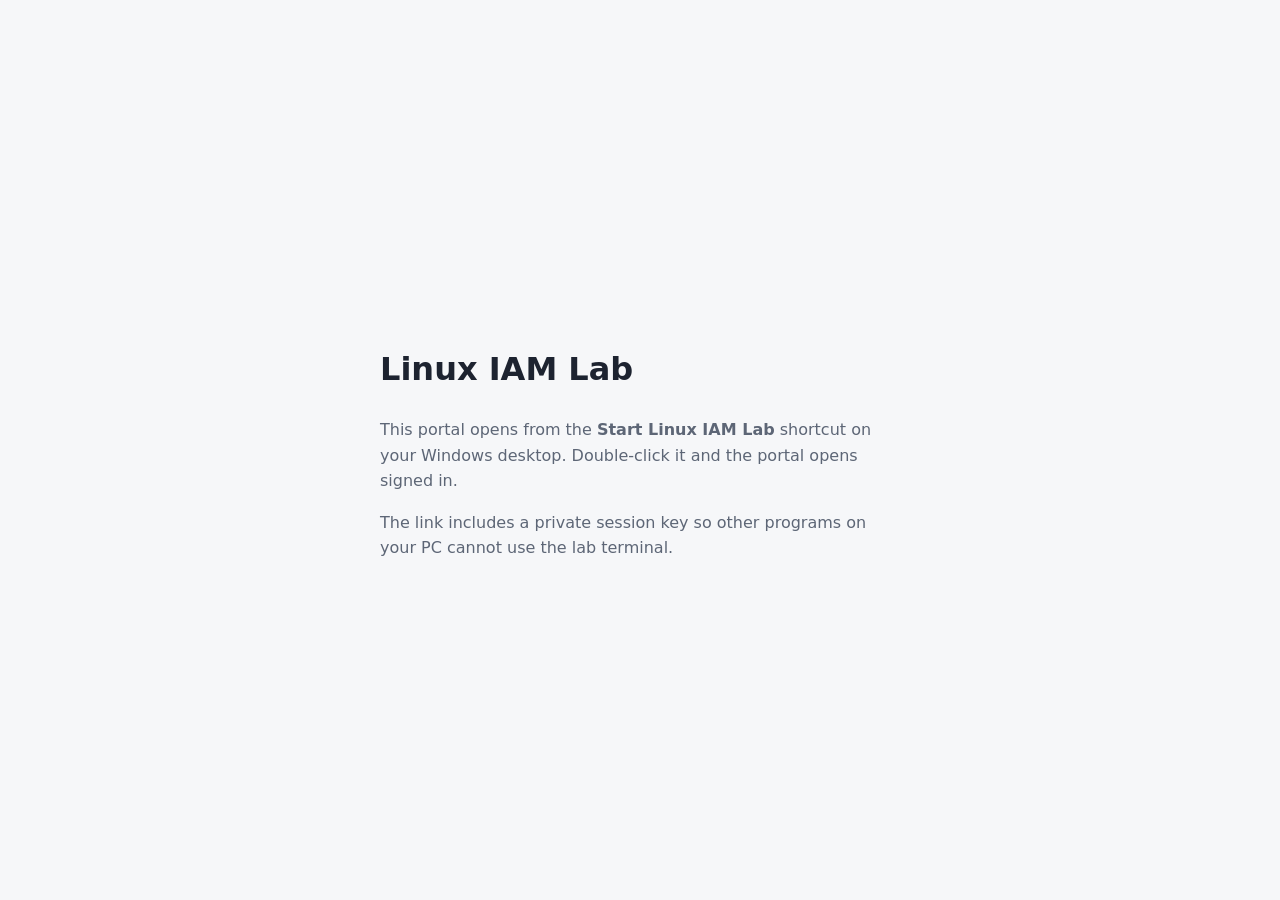
<file: guest/opt/linux-iam-lab/portal/static/locked.html>
<!doctype html><html lang="en"><head><meta charset="utf-8"><meta name="viewport" content="width=device-width, initial-scale=1"><title>Linux IAM Lab</title>
<style>:root{--bg:#f6f7f9;--t:#1d2330;--m:#5d6676}@media (prefers-color-scheme:dark){:root{--bg:#0f131a;--t:#e5e9f0;--m:#9aa4b2}}
body{margin:0;min-height:100vh;display:grid;place-items:center;background:var(--bg);color:var(--t);font:16px/1.6 system-ui,"Segoe UI",sans-serif}main{max-width:520px;padding:24px}p{color:var(--m)}</style></head>
<body><main><h1>Linux IAM Lab</h1><p>This portal opens from the <strong>Start Linux IAM Lab</strong> shortcut on your Windows desktop. Double-click it and the portal opens signed in.</p>
<p>The link includes a private session key so other programs on your PC cannot use the lab terminal.</p></main></body></html>
</file>
<file: landing/styles.css>
/* Linux IAM Lab landing page: same classroom as the IAM Lab site. One loud thing (the chalkboard); the rest is a quiet exercise book. */
:root {
  --board: #2e4a3c;
  --board-dark: #243b30;
  --chalk: #eef0ea;
  --chalk-dim: #c9d1c8;
  --chalk-yellow: #f3e7a1;
  --wood: #7a4e2d;
  --wood-light: #9a6a41;
  --wall: #d9d4c7;
  --cork: #b8875a;
  --paper: #fdfdfb;
  --rule: #b9d3ea;
  --margin: #d9534f;
  --graphite: #2b2f36;
  --graphite-soft: #565c66;
  --ink-blue: #1f4e8c;
  --note-yellow: #fff1a8;
  --note-blue: #cfe6f7;
  --note-pink: #ffd3dc;
  --note-green: #d7f0c8;
  --hand: 'Kalam', 'Segoe Print', 'Bradley Hand', cursive;
  --text: 'Literata', Georgia, 'Times New Roman', serif;
  --line: 1.75rem; /* exercise book ruling, also the body line-height */
}

*, *::before, *::after { box-sizing: border-box; }
html { -webkit-text-size-adjust: 100%; }
body {
  margin: 0;
  background: var(--wall);
  color: var(--graphite);
  font: 400 1.0625rem/var(--line) var(--text);
}
img { max-width: 100%; height: auto; display: block; }
a { color: var(--ink-blue); }
code { font-family: Consolas, 'Courier New', monospace; font-size: 0.92em; background: #eef3f8; padding: 0 0.2em; border-radius: 3px; }
:focus-visible { outline: 3px solid var(--ink-blue); outline-offset: 3px; }

.skip { position: absolute; left: -999px; top: 0; background: var(--paper); padding: 0.5rem 1rem; z-index: 10; }
.skip:focus { left: 1rem; }
.visually-hidden { position: absolute; width: 1px; height: 1px; overflow: hidden; clip: rect(0 0 0 0); white-space: nowrap; }
.hand { font-family: var(--hand); font-weight: 700; }

/* ---------- The wall and the chalkboard ---------- */
.wall {
  padding: clamp(1rem, 4vw, 3rem) clamp(0.75rem, 3vw, 2rem) 0;
  background:
    linear-gradient(180deg, rgba(0,0,0,0.04), transparent 30%),
    repeating-linear-gradient(90deg, rgba(255,255,255,0.05) 0 2px, transparent 2px 160px),
    var(--wall);
}
.board {
  max-width: 1180px;
  margin: 0 auto;
  border: clamp(12px, 1.6vw, 18px) solid var(--wood);
  border-image: linear-gradient(135deg, var(--wood-light), var(--wood) 40%, #5e3a20) 1;
  box-shadow: 0 14px 0 -6px rgba(0,0,0,0.12), 0 22px 40px rgba(40, 30, 20, 0.28);
}
.board__surface {
  position: relative;
  display: grid;
  grid-template-columns: minmax(0, 1.05fr) minmax(0, 1fr);
  grid-template-areas: "date diagram" "title diagram" "sub diagram";
  align-items: start;
  column-gap: clamp(1rem, 3vw, 3rem);
  padding: clamp(1.25rem, 4vw, 3.25rem) clamp(1.25rem, 4vw, 3.5rem) clamp(1.5rem, 3vw, 2.5rem);
  color: var(--chalk);
  background:
    radial-gradient(ellipse at 22% 30%, rgba(255,255,255,0.07), transparent 45%),
    radial-gradient(ellipse at 78% 75%, rgba(255,255,255,0.06), transparent 50%),
    radial-gradient(ellipse at 60% 10%, rgba(255,255,255,0.04), transparent 35%),
    linear-gradient(180deg, var(--board), var(--board-dark));
}
/* faint ghost of last week's lesson, half wiped */
.board__surface::before {
  content: "chmod 640 = rw- r-- ---   owner > group > others";
  position: absolute; right: 6%; bottom: 8%;
  font: 400 1.1rem var(--hand); color: rgba(238,240,234,0.55);
  text-shadow: 0 0 1px rgba(238,240,234,0.35);
  transform: rotate(-3deg); pointer-events: none;
}
.board__date { grid-area: date; margin: 0 0 0.75rem; font: 400 1.1rem var(--hand); color: var(--chalk-yellow); }
.chalk { font-family: var(--hand); text-shadow: 0 0 1px rgba(238,240,234,0.5), 1px 1px 0 rgba(0,0,0,0.15); }
.chalk--title {
  grid-area: title;
  margin: 0;
  font-weight: 700;
  font-size: clamp(2.6rem, 6.4vw, 5rem);
  line-height: 1.02;
  letter-spacing: -0.01em;
}
.write { display: inline-block; }
.board__sub { grid-area: sub; max-width: 34ch; margin: 1.25rem 0 0; font-size: clamp(1.15rem, 1.6vw, 1.35rem); line-height: 1.45; color: var(--chalk-dim); }
.board__diagram { grid-area: diagram; width: 100%; height: auto; align-self: center; }
.chalk-svg-text { font: 700 19px var(--hand); fill: var(--chalk); }
.chalk-svg-text .tiny { font-weight: 400; font-size: 17px; fill: var(--chalk-yellow); }

.chalk-dots circle { fill: var(--chalk-yellow); filter: drop-shadow(0 0 3px rgba(243,231,161,0.8)); }

/* The board comes alive once: title written, diagram drawn stroke by stroke, labels
   chalked in, then a dot of chalk keeps carrying identities along the arrows. */
@media (prefers-reduced-motion: no-preference) {
  .write { clip-path: inset(0 100% 0 0); animation: write 900ms 150ms cubic-bezier(.6,.1,.3,1) forwards; }
  .write--2 { animation-delay: 1000ms; animation-duration: 1300ms; }
  @keyframes write { to { clip-path: inset(0 0 0 0); } }

  .board__diagram .draw > [pathLength] {
    stroke-dasharray: 1 1; stroke-dashoffset: 1; opacity: 0;
    animation: chalk-draw 650ms cubic-bezier(.5,.1,.3,1) forwards;
  }
  .board__diagram .draw > :nth-child(1) { animation-delay: 0.5s; }
  .board__diagram .draw > :nth-child(2) { animation-delay: 0.75s; }
  .board__diagram .draw > :nth-child(3) { animation-delay: 1.0s; }
  .board__diagram .draw > :nth-child(4) { animation-delay: 1.25s; }
  .board__diagram .draw > :nth-child(5) { animation-delay: 1.5s; }
  .board__diagram .draw > :nth-child(6) { animation-delay: 1.75s; }
  .board__diagram .draw > :nth-child(7) { animation-delay: 2.0s; }
  @keyframes chalk-draw { 0% { opacity: 0; } 8% { opacity: 1; } 100% { opacity: 1; stroke-dashoffset: 0; } }

  .board__diagram .chalk-svg-text text { opacity: 0; animation: chalk-in 500ms ease-out forwards; }
  .board__diagram .chalk-svg-text text:nth-child(-n+4) { animation-delay: 1.1s; }
  .board__diagram .chalk-svg-text text:nth-child(n+5) { animation-delay: 2.2s; }
  @keyframes chalk-in { from { opacity: 0; transform: translateY(3px); } to { opacity: 1; transform: none; } }

  /* the dashed "review" loop keeps flowing back to the start */
  .board__diagram .flow { opacity: 0; animation: chalk-in 500ms 2.2s forwards, march 1.1s 2.2s linear infinite; }
  @keyframes march { to { stroke-dashoffset: -24; } }

  /* the half-wiped aside is chalked in last */
  .board__surface::before { opacity: 0; animation: chalk-in 900ms 2.8s ease-out forwards; }

  /* sticky notes get pinned up one by one, and wiggle when you point at them */
  .note { animation: pin-up 520ms cubic-bezier(.3,1.4,.5,1) backwards; }
  .note:nth-of-type(1) { animation-delay: 0.3s; } .note:nth-of-type(2) { animation-delay: 0.42s; }
  .note:nth-of-type(3) { animation-delay: 0.54s; } .note:nth-of-type(4) { animation-delay: 0.66s; }
  .note:nth-of-type(5) { animation-delay: 0.78s; } .note:nth-of-type(6) { animation-delay: 0.9s; }
  .note:nth-of-type(7) { animation-delay: 1.02s; } .note:nth-of-type(8) { animation-delay: 1.14s; }
  @keyframes pin-up { from { opacity: 0; translate: 0 -18px; scale: 1.06; } }
  .note { transition: rotate 250ms ease, translate 250ms ease, box-shadow 250ms ease; }
  .note:hover { rotate: 2deg; translate: 0 -4px; box-shadow: 0 12px 18px rgba(40, 25, 10, 0.3); }
}
@media (prefers-reduced-motion: reduce) {
  .chalk-dots { display: none; }
}

.board__tray {
  display: flex; flex-wrap: wrap; align-items: center; gap: 0.75rem 1.25rem;
  padding: 0.7rem clamp(1rem, 3vw, 2rem);
  background: linear-gradient(180deg, #8d5d36, #6c4425);
  box-shadow: inset 0 3px 4px rgba(0,0,0,0.25);
}
.chalkstick {
  display: inline-block;
  padding: 0.35rem 1.1rem 0.3rem;
  font: 700 1.05rem var(--hand);
  color: var(--graphite);
  text-decoration: none;
  background: linear-gradient(180deg, #ffffff, #e3e5df);
  border-radius: 3px 10px 10px 3px;
  box-shadow: 0 2px 0 rgba(0,0,0,0.25);
  transform: rotate(-1.2deg);
}
.chalkstick--yellow { background: linear-gradient(180deg, #fff6c4, #ecdd8f); transform: rotate(1deg); }
.chalkstick:hover { transform: translateY(-2px) rotate(-1.2deg); }
.chalkstick--yellow:hover { transform: translateY(-2px) rotate(1deg); }
.eraser {
  margin-left: auto; width: 74px; height: 26px; border-radius: 4px;
  background: linear-gradient(180deg, #d6c39a 0 55%, #3c3c3c 55%);
  box-shadow: 0 2px 0 rgba(0,0,0,0.3);
}

/* ---------- Corkboard of quotes ---------- */
.cork {
  max-width: 1180px;
  margin: clamp(1.25rem, 3vw, 2rem) auto 0;
  padding: clamp(1.25rem, 3vw, 2rem);
  display: grid;
  grid-template-columns: repeat(auto-fit, minmax(210px, 1fr));
  gap: 1.5rem 1.25rem;
  align-items: start;
  background:
    radial-gradient(circle at 20% 30%, rgba(0,0,0,0.08) 0 1px, transparent 2px) 0 0/9px 9px,
    radial-gradient(circle at 70% 60%, rgba(255,255,255,0.12) 0 1px, transparent 2px) 0 0/11px 11px,
    var(--cork);
  border: 10px solid var(--wood);
  border-bottom: 0;
}
.note {
  position: relative;
  margin: 0;
  padding: 1.6rem 1.1rem 1rem;
  font-family: var(--hand);
  box-shadow: 0 6px 10px rgba(60, 40, 20, 0.25);
}
.note::before { /* push pin */
  content: ""; position: absolute; top: 8px; left: 50%; width: 14px; height: 14px; margin-left: -7px;
  border-radius: 50%; background: radial-gradient(circle at 35% 35%, #ff8a80, #c62828 70%);
  box-shadow: 0 2px 2px rgba(0,0,0,0.35);
}
.note:nth-child(odd) { transform: rotate(-1.6deg); }
.note:nth-child(even) { transform: rotate(1.4deg); margin-top: 0.6rem; }
.note:nth-child(3n) { transform: rotate(-0.6deg); }
.note blockquote { margin: 0; font-size: 1.12rem; line-height: 1.4; }
.note figcaption { margin-top: 0.6rem; font-size: 0.95rem; color: var(--graphite-soft); }
.note--yellow { background: var(--note-yellow); }
.note--blue { background: var(--note-blue); }
.note--pink { background: var(--note-pink); }
.note--green { background: var(--note-green); }
.note--white { background: #fffefa; }
.note--white::before { background: radial-gradient(circle at 35% 35%, #9fc3ff, #1f4e8c 70%); }

/* ---------- The exercise book ---------- */
.book {
  max-width: 1180px;
  margin: 0 auto;
  background: var(--paper);
  box-shadow: 0 18px 30px rgba(40, 30, 20, 0.18);
}
.page {
  position: relative;
  padding: calc(var(--line) * 2) clamp(1.25rem, 5vw, 4.5rem) calc(var(--line) * 2) clamp(3.25rem, 9vw, 7.5rem);
  background:
    linear-gradient(90deg, transparent calc(clamp(3.25rem, 9vw, 7.5rem) - 1.25rem), var(--margin) 0 calc(clamp(3.25rem, 9vw, 7.5rem) - 1.25rem + 2px), transparent 0),
    repeating-linear-gradient(180deg, transparent 0 calc(var(--line) - 1px), var(--rule) calc(var(--line) - 1px) var(--line));
  background-position: 0 0, 0 0.4rem;
}
.page + .page { border-top: 2px dashed #e1e6ec; }
.page > p, .page > .homework, .page > .syllabus { max-width: 68ch; }
.page h2 {
  margin: 0 0 var(--line);
  font-size: clamp(1.9rem, 3.4vw, 2.6rem);
  line-height: calc(var(--line) * 1.5);
  color: var(--ink-blue);
}
.page p { margin: 0 0 var(--line); }

.margin-note {
  position: absolute;
  right: clamp(1rem, 4vw, 3rem);
  top: calc(var(--line) * 2);
  width: 13rem;
  font: 400 1.05rem/1.35 var(--hand);
  color: var(--margin);
  transform: rotate(3deg);
}
@media (max-width: 1080px) { .margin-note { position: static; width: auto; transform: none; margin-top: calc(var(--line) * -0.5); } }

.syllabus { list-style: none; margin: 0; padding: 0; counter-reset: none; }
.syllabus li { position: relative; padding: 0 0 var(--line) 0; }
.syllabus li::before {
  content: "Module " attr(value);
  position: absolute; left: calc(-1 * clamp(3.25rem, 9vw, 7.5rem) + 0.4rem);
  width: calc(clamp(3.25rem, 9vw, 7.5rem) - 2rem);
  font: 700 1rem var(--hand); color: var(--margin); text-align: right;
}
.syllabus h3 { margin: 0; font-size: 1.15rem; line-height: var(--line); font-weight: 600; }
.syllabus p { margin: 0; }
.syllabus .proof { font-family: var(--hand); color: var(--ink-blue); font-size: 1.05rem; }
@media (max-width: 640px) {
  .syllabus li::before { position: static; display: block; text-align: left; width: auto; }
}

/* taped-in photos */
.photos { display: grid; grid-template-columns: repeat(12, 1fr); gap: 1.5rem; align-items: start; }
.photo { margin: 0; padding: 0.7rem 0.7rem 0.4rem; background: #fff; box-shadow: 0 6px 14px rgba(0,0,0,0.18); position: relative; }
.photo::before { /* tape */
  content: ""; position: absolute; top: -12px; left: 50%; width: 92px; height: 24px; margin-left: -46px;
  background: rgba(255, 244, 196, 0.75); box-shadow: 0 1px 2px rgba(0,0,0,0.08); transform: rotate(-3deg);
}
.photo img { border: 1px solid #e5e5e5; }
.photo figcaption { font: 400 1.02rem/1.35 var(--hand); padding: 0.45rem 0.15rem 0.2rem; }
.photo--a { grid-column: 1 / span 7; transform: rotate(-1deg); }
.photo--b { grid-column: 8 / span 5; transform: rotate(1.5deg); margin-top: 2.5rem; }
.photo--c { grid-column: 3 / span 6; transform: rotate(0.5deg); margin-top: -1rem; }
@media (max-width: 760px) { .photos { grid-template-columns: 1fr; } .photo--a, .photo--b, .photo--c { grid-column: auto; margin-top: 0; } }

/* flashcards */
.roles { font-style: italic; color: var(--graphite-soft); }
.cards { list-style: none; margin: 0; padding: 0; display: grid; grid-template-columns: repeat(auto-fill, minmax(250px, 1fr)); gap: 1.1rem; max-width: 980px; }
.card {
  width: 100%; min-height: 9.5rem; padding: 1.75rem 1.1rem 1rem 1.3rem;
  display: grid; align-content: start; text-align: left; cursor: pointer;
  font: inherit; color: inherit;
  background:
    linear-gradient(180deg, transparent 1.15rem, var(--margin) 1.15rem 1.25rem, transparent 1.25rem),
    repeating-linear-gradient(180deg, transparent 0 1.55rem, #dbe8f4 1.55rem 1.6rem) 0 1.25rem/100% 100% no-repeat,
    #fff;
  border: 1px solid #d8d8d0; border-radius: 2px;
  box-shadow: 2px 3px 0 #e8e4d8;
}
.card__q, .card__a { grid-area: 1 / 1; transition: opacity 180ms ease; }
.card__q { font-weight: 600; font-size: 1.05rem; line-height: 1.5; }
.card__a { opacity: 0; font: 400 1.08rem/1.45 var(--hand); color: var(--ink-blue); }
.card[aria-expanded="true"] .card__q { opacity: 0; }
.card[aria-expanded="true"] .card__a { opacity: 1; }
.card[aria-expanded="true"] { background-color: #fffbe6; }
.cards li:nth-child(3n+1) .card { transform: rotate(-0.4deg); }
.cards li:nth-child(3n+2) .card { transform: rotate(0.5deg); }

/* homework */
.homework { display: grid; grid-template-columns: repeat(auto-fit, minmax(300px, 1fr)); gap: var(--line) 2.5rem; max-width: 980px !important; }
.checklist { margin: 0; padding: 0; border: 0; min-width: 0; }
.checklist legend { padding: 0; margin-bottom: 0.4rem; font-size: 1.5rem; color: var(--graphite); }
.checklist label { display: grid; grid-template-columns: 1.6rem 1fr; gap: 0.4rem; align-items: start; margin-bottom: 0.55rem; line-height: 1.5; cursor: pointer; }
.checklist input {
  appearance: none; width: 1.15rem; height: 1.15rem; margin: 0.22rem 0 0;
  border: 2px solid var(--graphite); border-radius: 2px; background: #fff; cursor: pointer; position: relative;
}
.checklist input:checked::after {
  content: "\2713"; position: absolute; left: -1px; top: -0.6rem;
  font: 700 1.5rem var(--hand); color: var(--margin);
}
.checklist input:checked + span { color: var(--graphite-soft); text-decoration: line-through; text-decoration-color: rgba(217, 83, 79, 0.55); text-decoration-thickness: 2px; }
.done-stamp[hidden] { display: none; }
.done-stamp {
  display: inline-block; margin-top: 0.5rem; padding: 0.3rem 1rem;
  font: 700 1.4rem var(--hand); color: var(--margin);
  border: 3px double var(--margin); border-radius: 6px; transform: rotate(-4deg);
}

/* contact */
.contact { display: grid; grid-template-columns: minmax(0, 15rem) minmax(0, 1fr); gap: 2.5rem; align-items: start; max-width: 900px; }
.idcard { margin: 0; padding: 0.8rem 0.8rem 1rem; background: #fff; border: 1px solid #ddd; box-shadow: 0 6px 14px rgba(0,0,0,0.16); transform: rotate(-2deg); position: relative; }
.idcard::before { content: ""; position: absolute; top: -14px; left: 50%; width: 30px; height: 30px; margin-left: -15px; border: 3px solid #9aa0a6; border-radius: 50% 50% 4px 4px; border-bottom: 0; }
.idcard img { background: #f6efe6; }
.idcard figcaption { font: 400 1rem/1.4 var(--hand); padding-top: 0.6rem; }
.idcard strong { display: block; font-size: 1.3rem; }
.letter { display: grid; gap: 0.35rem; }
.letter__hint { margin: 0 0 0.5rem !important; font-style: italic; color: var(--graphite-soft); }
.letter label { font: 700 1.1rem var(--hand); }
.letter input, .letter textarea {
  width: 100%; font: inherit; color: var(--graphite);
  padding: 0.45rem 0.6rem; background: rgba(255,255,255,0.85);
  border: 0; border-bottom: 2px solid var(--graphite); border-radius: 0;
}
.letter textarea { border: 2px solid var(--graphite); resize: vertical; line-height: var(--line); }
.letter__error { margin: 0 !important; color: var(--margin); font-family: var(--hand); font-size: 1.05rem; }
.letter__actions { display: flex; flex-wrap: wrap; align-items: center; gap: 1rem 1.5rem; margin-top: 0.6rem; }
.pen {
  font: 700 1.15rem var(--hand); color: #fff; cursor: pointer;
  padding: 0.45rem 1.4rem; border: 0; border-radius: 3px;
  background: var(--ink-blue); box-shadow: 0 3px 0 #163a69;
}
.pen:active { transform: translateY(2px); box-shadow: 0 1px 0 #163a69; }
.link { font-family: var(--hand); font-size: 1.1rem; }
@media (max-width: 640px) { .contact { grid-template-columns: 1fr; } .idcard { max-width: 15rem; } }

/* footer */
.rules { max-width: 1180px; margin: 0 auto; padding: 2rem clamp(1.25rem, 5vw, 4.5rem) 3rem; color: var(--graphite); }
.rules h2 { margin: 0 0 0.3rem; font-size: 1.5rem; }
.rules p { max-width: 70ch; margin: 0 0 0.6rem; }
.rules .small { font-size: 0.9rem; color: var(--graphite-soft); }

/* ---------- Phones ---------- */
@media (max-width: 820px) {
  .board__surface { grid-template-columns: 1fr; grid-template-areas: "date" "title" "sub" "diagram"; }
  .board__diagram { margin-top: 1.25rem; }
  .board__surface::before { display: none; }
  .eraser { display: none; }
}
@media (max-width: 480px) {
  body { font-size: 1rem; }
  .page { padding-left: 2.6rem; background-position: 0 0, 0 0.4rem; }
}
@media (prefers-reduced-motion: reduce) {
  .card__q, .card__a { transition: none; }
  .chalkstick:hover, .chalkstick--yellow:hover { transform: none; }
}

/* ---------- Linux additions: a terminal taped into the exercise book ---------- */
.term {
  max-width: 68ch; margin: 0 0 var(--line); padding: 0.9rem 1.1rem 1rem;
  background: #1d2a23; color: #e8efe9; border-radius: 6px;
  box-shadow: 0 6px 14px rgba(0,0,0,0.18); transform: rotate(-0.4deg);
  font: 400 0.98rem/1.6 Consolas, 'Courier New', monospace; overflow-x: auto;
}
.term__bar { display: flex; gap: 6px; margin-bottom: 0.55rem; }
.term__bar span { width: 11px; height: 11px; border-radius: 50%; background: #e05d5d; }
.term__bar span:nth-child(2) { background: #e6c14a; } .term__bar span:nth-child(3) { background: #5bbf6a; }
.term__where { display: inline-block; margin-bottom: 0.35rem; font: 700 0.95rem var(--hand); color: var(--chalk-yellow); }
.term .ps { color: #8fc1ff; } .term .lx { color: #8be38f; } .term .out { color: #b7c4bb; }
.term code { background: none; padding: 0; color: inherit; font-size: 1em; }
.facts { list-style: none; margin: 0 0 var(--line); padding: 0; max-width: 68ch; }
.facts li { padding-left: 1.6rem; position: relative; }
.facts li::before { content: "\2713"; position: absolute; left: 0; font: 700 1.2rem var(--hand); color: var(--margin); }
</file>
<file: landing/manual.css>
/* The manual: same classroom, quieter board, the exercise book does the work. */
.wall--short { padding-bottom: clamp(1rem, 3vw, 2rem); }
.board--short { box-shadow: 0 10px 24px rgba(40, 30, 20, 0.22); }
.board__surface--short {
  padding: clamp(1.1rem, 3vw, 2rem) clamp(1.25rem, 4vw, 3rem);
  grid-template-areas: "date diagram" "title diagram" "sub diagram" "ghost diagram";
}
.board__diagram--manual { max-width: 520px; justify-self: end; }
/* this drawing is scaled down more than the landing page's, so its lettering is drawn larger */
.board__diagram--manual .chalk-svg-text { font-size: 23px; }
.board__diagram--manual .chalk-svg-text .tiny { font-size: 20px; }
/* the chalk aside sits in its own row under the subtitle, so it never overlaps the drawing */
.board__surface--short::before {
  content: "id → groups → mode bits → ACL → sudo";
  position: static; grid-area: ghost; justify-self: start; margin-top: 0.9rem;
  transform: rotate(-2deg);
}
.chalk--manual { font-size: clamp(2.2rem, 5vw, 3.6rem); }
.chalk-link { color: var(--chalk-yellow); text-decoration-thickness: 1px; text-underline-offset: 3px; }
.chalk-link:hover { color: var(--chalk); }

.manual-layout {
  max-width: 1180px; margin: 0 auto;
  display: grid; grid-template-columns: 15.5rem minmax(0, 1fr); gap: 1.5rem; align-items: start;
}
.toc {
  position: sticky; top: 1rem;
  padding: 1rem 1rem 1.1rem 1.2rem;
  background:
    linear-gradient(180deg, transparent 2.4rem, var(--margin) 2.4rem 2.5rem, transparent 2.5rem),
    repeating-linear-gradient(180deg, transparent 0 1.55rem, #dbe8f4 1.55rem 1.6rem) 0 2.5rem/100% 100% no-repeat,
    #fff;
  border: 1px solid #d8d8d0; box-shadow: 2px 3px 0 #e8e4d8;
  transform: rotate(-0.6deg);
}
.toc__title { margin: 0 0 0.9rem; font-size: 1.35rem; }
.toc ol { margin: 0; padding-left: 1.2rem; }
.toc li { margin: 0 0 0.25rem; font-size: 0.95rem; line-height: 1.6; }
.toc a { color: var(--graphite); text-decoration: none; }
.toc a:hover, .toc a:focus-visible { color: var(--ink-blue); text-decoration: underline; }

.manual-book { min-width: 0; width: 100%; } /* let the column shrink; wide printouts scroll inside themselves */
.manual-book .page > * { max-width: 72ch; }
.manual-book :not(pre) > code { overflow-wrap: anywhere; }
.manual-book .page > .table-wrap, .manual-book .page > .printout, .manual-book .page > .manual-photo { max-width: 100%; }
.manual-book h3 { margin: calc(var(--line) * 1) 0 calc(var(--line) * 0.5); font-size: 1.3rem; line-height: var(--line); color: var(--graphite); }
.manual-book h3 + p { margin-top: 0; }
.manual-book ul, .manual-book ol { margin: 0 0 var(--line); padding-left: 1.4rem; }
.manual-book li { margin-bottom: 0.2rem; }
.manual-book li > ul, .manual-book li > ol { margin: 0.2rem 0 0.2rem; }

/* code: a typed printout clipped into the book */
.printout {
  position: relative; overflow-x: auto;
  margin: 0 0 var(--line); padding: 1.1rem 1.2rem;
  font: 0.86rem/1.55 Consolas, 'Courier New', monospace; color: #1d2228;
  background: #f4f6f8; border-left: 4px solid #9aa7b4;
  box-shadow: 0 2px 6px rgba(0, 0, 0, 0.08);
}
.printout code { background: none; padding: 0; font-size: inherit; }

/* tables: a ruled grid in pencil */
.table-wrap { overflow-x: auto; margin: 0 0 var(--line); }
.manual-book table { border-collapse: collapse; width: 100%; background: rgba(255, 255, 255, 0.92); font-size: 0.97rem; line-height: 1.5; }
.manual-book th { text-align: left; font: 700 1.05rem var(--hand); color: var(--ink-blue); border-bottom: 2px solid var(--graphite); padding: 0.45rem 0.7rem; }
.manual-book td { vertical-align: top; border-bottom: 1px solid #cfd6de; padding: 0.45rem 0.7rem; }

/* blockquotes in the manual are the teacher's notes */
.teacher-note {
  margin: 0 0 var(--line); padding: 0.8rem 1rem 0.2rem 1.1rem;
  background: var(--note-yellow); box-shadow: 0 4px 8px rgba(60, 40, 20, 0.15);
  transform: rotate(-0.4deg);
}
.teacher-note p { margin: 0 0 0.6rem !important; line-height: 1.55; }

/* screenshots */
.manual-photo { margin: 0.5rem 0 calc(var(--line) * 1.25); transform: rotate(-0.5deg); max-width: 900px !important; }
.manual-part:nth-child(even) .manual-photo { transform: rotate(0.6deg); }

/* left margin: contents, then hand-drawn IAM sketches spread down the whole manual */
.manual-side {
  align-self: stretch;
  display: flex; flex-direction: column; gap: 2rem;
  padding-bottom: 2rem;
}
.manual-side .toc { position: static; }
/* each sketch owns an equal slice of the column and rides along (sticky) while you read that slice */
.sketch-slot { flex: 1 1 0; padding-top: 0.75rem; }
.sketch-slot .sketch { position: sticky; top: 1.75rem; }
.sketch {
  position: relative; margin: 0;
  padding: 1.5rem 0.8rem 0.9rem;
  background: var(--paper); border: 1px solid #d8d8d0;
  box-shadow: 2px 4px 8px rgba(40, 30, 20, 0.14);
}
.sketch::before { /* masking tape */
  content: ""; position: absolute; top: -9px; left: 50%; width: 76px; height: 20px; margin-left: -38px;
  background: rgba(243, 231, 161, 0.75); box-shadow: 0 1px 2px rgba(0, 0, 0, 0.1);
  transform: rotate(-3deg);
}
.sketch-slot:nth-of-type(odd) .sketch { transform: rotate(0.9deg); }
.sketch-slot:nth-of-type(even) .sketch { transform: rotate(-1.1deg); }
.sketch--blue { border-top: 5px solid var(--note-blue); }
.sketch--yellow { border-top: 5px solid var(--note-yellow); }
.sketch--green { border-top: 5px solid var(--note-green); }
.sketch--pink { border-top: 5px solid var(--note-pink); }
@media (prefers-reduced-motion: no-preference) {
  /* the four steps light up in turn: install, start, ticket, check */
  .board__diagram--manual .draw > rect {
    animation: chalk-draw 650ms cubic-bezier(.5,.1,.3,1) forwards, step-glow 4s linear infinite;
  }
  .board__diagram--manual .draw > rect:nth-child(1) { animation-delay: 0.5s, 3.2s; }
  .board__diagram--manual .draw > rect:nth-child(2) { animation-delay: 0.75s, 4.2s; }
  .board__diagram--manual .draw > rect:nth-child(3) { animation-delay: 1.0s, 5.2s; }
  .board__diagram--manual .draw > rect:nth-child(4) { animation-delay: 1.25s, 6.2s; }
  @keyframes step-glow { 0%, 22%, 100% { stroke: #eef0ea; stroke-width: 2; } 6%, 16% { stroke: #f3e7a1; stroke-width: 3.2; } }

  /* margin sketches lift when you point at them */
  .sketch { transition: translate 200ms ease, box-shadow 200ms ease; }
  .sketch:hover { translate: 0 -4px; box-shadow: 4px 10px 16px rgba(40, 30, 20, 0.2); }
}
.sketch figcaption { margin: 0 0 0.5rem; font-size: 1.15rem; line-height: 1.3; color: var(--ink-blue); text-align: center; }
.sketch svg { display: block; width: 100%; height: auto; overflow: visible; }
.sketch text { font-family: var(--hand); font-size: 14px; fill: var(--graphite); }
.sketch text.small { font-size: 11.5px; fill: var(--graphite-soft); }
.sketch text.strong { font-weight: 700; }
.sketch text.mark { fill: var(--margin); font-size: 15px; }
.sketch .ink, .sketch .ink path { stroke: var(--ink-blue); stroke-width: 1.8; stroke-linecap: round; fill: none; }
.sketch .box rect, .sketch path.box { fill: rgba(255, 255, 255, 0.85); stroke: var(--graphite); stroke-width: 1.4; }
.sketch .venn circle { fill-opacity: 0.75; stroke: var(--graphite); stroke-width: 1.3; mix-blend-mode: multiply; }
.sketch__list { margin: 0; padding: 0; list-style: none; font: 1.02rem/1.5 var(--hand); }
.sketch__list li { position: relative; padding-left: 1.6rem; margin-bottom: 0.35rem; }
.sketch__list li::before { content: "\2713"; position: absolute; left: 0.2rem; color: var(--margin); font-weight: 700; }
.sketch__foot { margin: 0.6rem 0 0; font: italic 0.9rem/1.4 var(--text); color: var(--graphite-soft); text-align: center; }

@media (max-width: 820px) {
  .board__surface--short { grid-template-areas: "date" "title" "sub" "diagram" "ghost"; }
  .board__surface--short::before { display: block; }
}

@media (max-width: 960px) {
  .manual-layout { grid-template-columns: 1fr; gap: 0; }
  .toc { position: static; transform: none; margin: 0 clamp(0.75rem, 3vw, 2rem) 1.25rem; }
  .manual-side { display: block; padding-bottom: 0; }
  .sketch-slot { display: none; } /* phones read the manual straight through */
}
</file>
